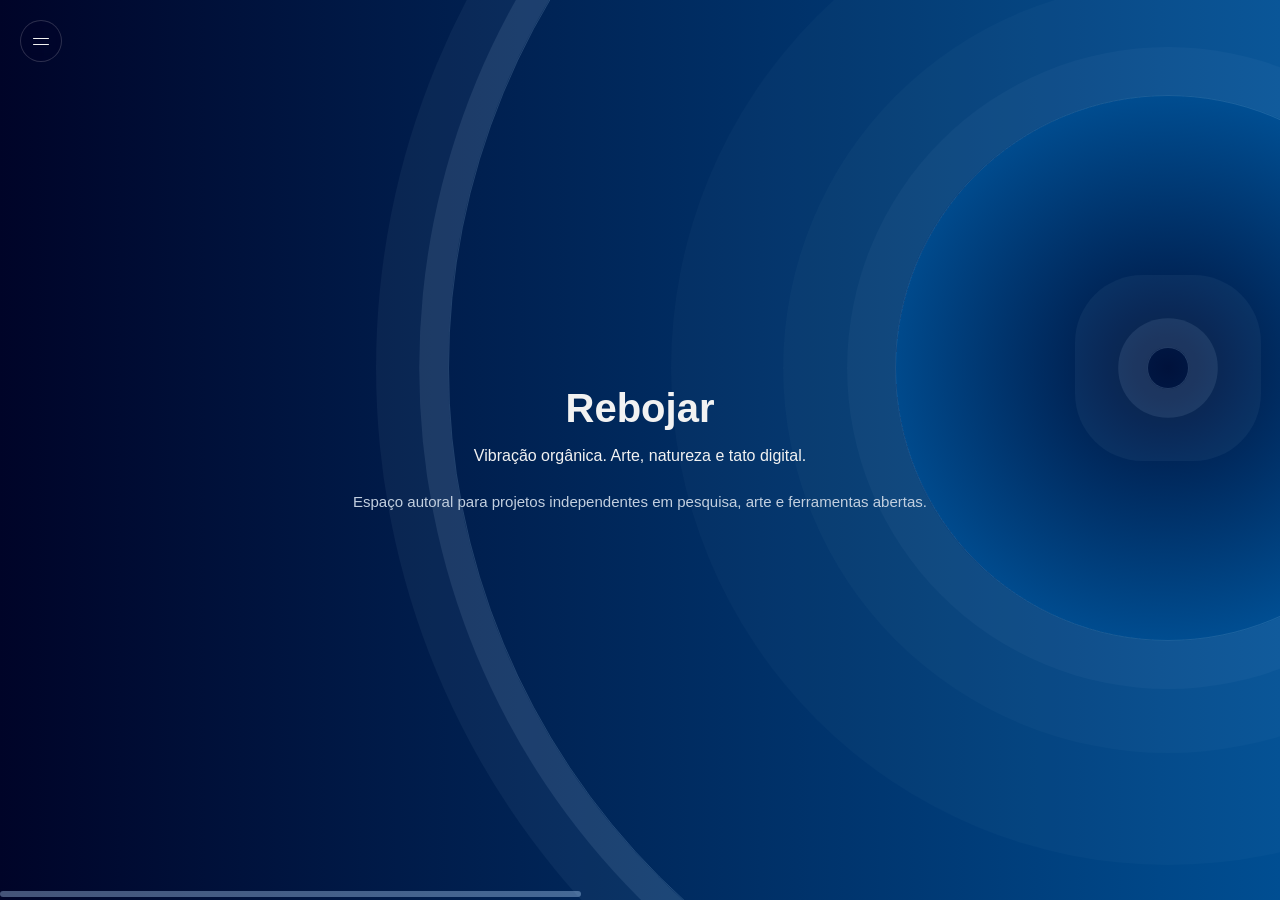
<file: index.html>
<!DOCTYPE html>
<html lang="pt-BR">
<head>
  <meta charset="UTF-8">
  <meta name="viewport" content="width=device-width, initial-scale=1.0">
  <meta name="description" content="Rebojar — espaço autoral para projetos independentes em pesquisa, arte e ferramentas abertas.">
  <title>Rebojar</title>
  <link rel="icon" type="image/png" href="assets/favicon-rebojar-circular.png">
  <link rel="alternate" type="application/rss+xml" title="Rebojar — RSS" href="https://rebojar.github.io/feed.xml">
  <style>
    html {
      background-color: #0d2e1a;
      background-image: url("assets/fundo-rebojar-colorido.png");
      background-position: center;
      background-repeat: no-repeat;
      background-size: cover;
      background-attachment: fixed;
      scrollbar-width: none;
    }
    body {
      margin: 0;
      padding: 0;
      font-family: 'Segoe UI', Tahoma, Geneva, Verdana, sans-serif;
      background: transparent;
      color: #f2f2f2;
    }
    html::-webkit-scrollbar,
    body::-webkit-scrollbar {
      width: 0;
      height: 0;
    }
    :where(*):not(html):not(body) {
      scrollbar-width: thin;
      scrollbar-color: #f2992e transparent;
    }
    :where(*):not(html):not(body)::-webkit-scrollbar {
      width: 2px;
      height: 2px;
      background: transparent;
    }
    :where(*):not(html):not(body)::-webkit-scrollbar-track {
      background: transparent;
    }
    :where(*):not(html):not(body)::-webkit-scrollbar-thumb {
      border: 0;
      border-radius: 999px;
      background: #f2992e;
    }
    .scroll-indicador {
      position: fixed;
      z-index: 100;
      top: 0;
      right: 3px;
      width: 6px;
      min-height: 28px;
      border-radius: 999px;
      background: rgba(183, 217, 255, 0.46);
      opacity: 0.82;
      pointer-events: none;
      transform: translateY(0);
      transition: opacity 140ms ease;
    }
    .scroll-indicador[hidden] {
      display: none;
    }

    header {
      position: relative;
      overflow: hidden;
      box-sizing: border-box;
      display: flex;
      min-height: 27rem;
      flex-direction: column;
      justify-content: center;
      padding: 2rem;
      text-align: center;
      background:
        radial-gradient(
          circle 17rem at calc(100% - var(--centro-ondas-x)) calc(100% - var(--centro-ondas-y)),
          #000428CC 0,
          #004e92CC 100%,
          transparent 100%
        ),
        linear-gradient(to right, #000428, #004e92);
      --centro-ondas-x: 7rem;
      --centro-ondas-y: 4rem;
    }
    /* Ondas externas */
    .agua-superficie::after {
      position: absolute;
      z-index: 0;
      right: var(--centro-ondas-x);
      bottom: var(--centro-ondas-y);
      transform: translate(50%, 50%);
      width: 34rem;
      height: 34rem;
      border: 1px solid rgba(190, 224, 255, 0.15);
      border-radius: 50%;
      box-shadow:
        0 0 0 3rem rgba(190, 224, 255, 0.035),
        0 0 0 7rem rgba(190, 224, 255, 0.025),
        0 0 0 14rem rgba(190, 224, 255, 0.025);
      content: "";
      pointer-events: none;
    }
    /* Ondas internas */
    .agua-superficie::before {
      content: "";
      position: absolute;
      z-index: 0;
      right: var(--centro-ondas-x);
      bottom: var(--centro-ondas-y);
      transform: translate(50%, 50%);
      width: 2.5rem;
      height: 2.5rem;
      border: 1px solid rgba(190, 224, 255, 0.18);
      border-radius: 50%;
      box-shadow:
        0 0 0 1.8rem rgba(190, 224, 255, 0.10),
        0 0 0 4.5rem rgba(190, 224, 255, 0.05);
      pointer-events: none;
    }
    /* Onda distante */
    .onda-distante {
      position: absolute;
      z-index: 0;
      right: var(--centro-ondas-x);
      bottom: var(--centro-ondas-y);
      transform: translate(50%, 50%);
      width: 90rem;
      height: 90rem;
      box-sizing: border-box;
      border: 1px solid rgba(190, 224, 255, 0.18);
      border-radius: 50%;
      box-shadow:
        0 0 0 1.8rem rgba(190, 224, 255, 0.10),
        0 0 0 4.5rem rgba(190, 224, 255, 0.05);
      pointer-events: none;
    }
    /* Camada de interação: cada traço responde separadamente sem cobrir os demais. */
    .ondas-interativas {
      position: absolute;
      z-index: 0;
      inset: 0;
      width: 100%;
      height: 100%;
      overflow: hidden;
      pointer-events: none;
    }
    .onda-hit,
    .onda-brilho {
      cx: calc(100% - var(--centro-ondas-x));
      cy: calc(100% - var(--centro-ondas-y));
      r: var(--raio-hit);
      fill: none;
    }
    .onda-hit {
      stroke: #000;
      stroke-opacity: 0;
      stroke-width: var(--largura-hit, 1.4rem);
      pointer-events: stroke;
    }
    .onda-brilho {
      stroke: transparent;
      stroke-width: 1px;
      transform-box: fill-box;
      transform-origin: center;
      pointer-events: none;
      transition:
        stroke 220ms ease,
        stroke-width 220ms ease,
        filter 220ms ease,
        transform 420ms cubic-bezier(0.2, 0.75, 0.25, 1);
    }
    .onda-alvo:hover .onda-brilho,
    .onda-alvo.onda-tocada .onda-brilho,
    .onda-link:focus-visible .onda-brilho {
      stroke: rgba(214, 238, 255, 0.82);
      stroke-width: 2.5px;
      stroke-dasharray: 7 12;
      filter: drop-shadow(0 0 7px rgba(157, 211, 255, 0.72));
      transform: scale(1.018);
      animation: onda-viva 1.4s linear infinite;
    }
    .onda-link:focus-visible {
      outline: none;
    }
    .onda-link .onda-hit {
      cursor: pointer;
    }
    @keyframes onda-viva {
      to {
        stroke-dashoffset: -38px;
      }
    }
    header h1,
    header p {
      position: relative;
      z-index: 1;
    }
    header h1 {
      font-size: 2.5rem;
      margin: 0;
    }
    .home-link {
      color: inherit;
      text-decoration: none;
    }
    .explanation {
      max-width: 42rem;
      margin: 0.6rem auto 0;
      color: #c2cfdf;
      font-size: 0.94rem;
      line-height: 1.5;
    }
    .menu-toggle {
      position: fixed;
      z-index: 50;
      top: 1.25rem;
      left: 1.25rem;
      display: inline-grid;
      width: 2.6rem;
      height: 2.6rem;
      place-items: center;
      padding: 0;
      border: 1px solid rgba(242, 242, 242, 0.18);
      border-radius: 999px;
      background: rgba(0, 4, 40, 0.18);
      color: #f2f2f2;
      cursor: pointer;
      backdrop-filter: blur(4px);
      transition: background 180ms ease, border-color 180ms ease;
    }
    .menu-toggle:hover,
    .menu-toggle[aria-expanded="true"] {
      border-color: rgba(242, 242, 242, 0.38);
      background: rgba(0, 4, 40, 0.48);
    }
    .menu-icone {
      position: relative;
      display: block;
      width: 1rem;
      height: 0.75rem;
    }
    .menu-icone span {
      position: absolute;
      left: 0;
      width: 100%;
      height: 1px;
      border-radius: 999px;
      background: currentColor;
      transition: transform 220ms ease, top 220ms ease;
    }
    .menu-icone span:first-child {
      top: 0.18rem;
    }
    .menu-icone span:last-child {
      top: 0.56rem;
    }
    .menu-toggle[aria-expanded="true"] .menu-icone span:first-child {
      top: 0.37rem;
      transform: rotate(45deg);
    }
    .menu-toggle[aria-expanded="true"] .menu-icone span:last-child {
      top: 0.37rem;
      transform: rotate(-45deg);
    }
    .home-icon {
      position: fixed;
      z-index: 50;
      top: 1.25rem;
      left: 4.35rem;
      display: none;
      width: 2.6rem;
      height: 2.6rem;
      align-items: center;
      justify-content: center;
      padding: 0;
      border: 1px solid rgba(242, 242, 242, 0.18);
      border-radius: 999px;
      background: rgba(0, 4, 40, 0.18);
      overflow: hidden;
      backdrop-filter: blur(4px);
      transition: background 180ms ease, border-color 180ms ease;
    }
    .home-icon:hover {
      border-color: rgba(242, 242, 242, 0.38);
      background: rgba(0, 4, 40, 0.48);
    }
    .home-icon img {
      display: block;
      width: 100%;
      height: 100%;
      object-fit: contain;
    }
    .menu-lateral {
      position: fixed;
      z-index: 40;
      top: 0;
      bottom: 0;
      left: 0;
      display: flex;
      width: max-content;
      max-width: calc(100vw - 2rem);
      flex-direction: column;
      align-items: stretch;
      gap: 0.35rem;
      padding: 5rem 1rem 1.5rem;
      background: transparent;
      box-shadow: none;
      transform: translateX(-102%);
      visibility: hidden;
      pointer-events: none;
      transition: transform 280ms cubic-bezier(.22,.61,.36,1), visibility 280ms;
    }
    .menu-lateral.aberto {
      transform: translateX(0);
      visibility: visible;
      pointer-events: auto;
    }
    .menu-lateral a {
      display: block;
      width: 100%;
      color: #f2f2f2;
      text-decoration: none;
      font-weight: 600;
      padding: 0.8rem 1rem;
      border-radius: 8px;
      text-align: left;
      transition: background 180ms ease;
    }
    .menu-lateral a:hover {
      background: rgba(63, 81, 181, 0.48);
    }
    .menu-fundo {
      position: fixed;
      z-index: 30;
      inset: 0;
      background: transparent;
      opacity: 0;
      visibility: hidden;
      pointer-events: none;
      transition: opacity 280ms ease, visibility 280ms;
    }
    .menu-fundo.aberto {
      opacity: 1;
      visibility: visible;
      pointer-events: none;
    }
    .menu-lateral a:focus-visible,
    .menu-toggle:focus-visible,
    .home-icon:focus-visible,
    header a:focus-visible,
    footer summary:focus-visible,
    footer a:focus-visible,
    main a:focus-visible {
      outline: 3px solid #E8D73A;
      outline-offset: 3px;
    }
    main {
      padding: 3rem;
      text-align: center;
    }
    body:not(:has(.apresentacao-projeto:target)):not(:has(#privacidade-caderno-de-bordo:target)):not(:has(#termos-de-servico:target)) main {
      min-height: 100svh;
    }
    main a {
      color: #b7d9ff;
      text-underline-offset: 0.25em;
    }
    .apresentacao-projeto {
      display: none;
      box-sizing: border-box;
      width: min(calc(100% - 9rem), 44rem);
      max-width: 44rem;
      margin: 3rem auto 0;
      padding: 1.5rem;
      border: 1px solid rgba(159, 189, 85, 0.28);
      border-radius: 12px;
      background: rgba(13, 46, 26, 0.72);
      scroll-margin-top: 2rem;
    }
    .apresentacao-projeto:target {
      display: block;
    }
    #caderno-de-bordo:has(#privacidade-caderno-de-bordo:target),
    #caderno-de-bordo:has(#termos-de-servico:target) {
      display: block;
    }
    main:has(.apresentacao-projeto:target) .introducao-portal {
      display: none;
    }
    main:has(#privacidade-caderno-de-bordo:target) .introducao-portal,
    main:has(#termos-de-servico:target) .introducao-portal {
      display: none;
    }

    body:has(.apresentacao-projeto:target) .primeira-tela,
    body:has(#privacidade-caderno-de-bordo:target) .primeira-tela,
    body:has(#termos-de-servico:target) .primeira-tela {
      min-height: 0;
      height: 0;
    }
    body:has(.apresentacao-projeto:target) .primeira-tela > header,
    body:has(#privacidade-caderno-de-bordo:target) .primeira-tela > header,
    body:has(#termos-de-servico:target) .primeira-tela > header {
      display: none;
    }
    body:has(.apresentacao-projeto:target) .home-icon,
    body:has(#privacidade-caderno-de-bordo:target) .home-icon,
    body:has(#termos-de-servico:target) .home-icon {
      display: inline-flex;
    }
    .privacidade-caderno {
      margin-top: 1.75rem;
      padding-top: 1.25rem;
      border-top: 1px solid rgba(183, 217, 255, 0.24);
      text-align: left;
      scroll-margin-top: 2rem;
    }
    .privacidade-caderno h3 {
      margin: 0 0 0.75rem;
      color: #00AAFF;
    }
    .privacidade-caderno p:last-child {
      margin-bottom: 0;
    }
    .estante-portal {
      width: min(100rem, calc(100vw - 28px), 158dvh);
      height: auto;
      aspect-ratio: 2.08 / 1;
      margin: 3rem auto 0;
      transform: none;
    }
    .estante-portal iframe {
      display: block;
      width: 100%;
      height: 100%;
      border: 0;
      background: transparent;
    }
    .estante-portal > rebojar-estante {
      display: none;
    }
    .porta-portal {
      display: none;
    }
    .porta-portal iframe {
      display: block;
      width: 100%;
      height: 100%;
      border: 0;
      background: transparent;
    }
    .bau-portal-ampliado {
      position: fixed;
      z-index: 70;
      inset: 0;
      pointer-events: none;
    }
    .bau-portal-ampliado[hidden] {
      display: none;
    }
    .bau-portal-ampliado iframe {
      position: absolute;
      left: 50%;
      bottom: 18px;
      width: min(96vw, 1800px);
      height: min(96vh, 1040px);
      border: 0;
      background: transparent;
      transform: translateX(-50%);
      pointer-events: auto;
    }
    .caderno-portal-ampliado {
      position: fixed;
      z-index: 72;
      inset: 0;
      display: grid;
      place-items: center;
      padding: clamp(12px, 3vw, 42px);
      background: #06131ec7;
    }
    .caderno-portal-ampliado[hidden] {
      display: none;
    }
    .caderno-portal-ampliado iframe {
      display: block;
      width: min(96vw, 1680px);
      height: min(87vh, 1010px);
      border: 0;
      border-radius: 18px;
      background: transparent;
      box-shadow: 0 24px 60px #02080dcc;
      transform: translateY(18px);
    }
    .caderno-portal-fechar {
      position: fixed;
      z-index: 73;
      top: max(6px, calc((100dvh - min(87dvh, 1010px)) / 2 - 40px));
      right: clamp(18px, 2.5vw, 34px);
      width: 32px;
      height: 32px;
      padding: 0;
      border: 1px solid #f2992e;
      border-radius: 50%;
      color: #f4efdf;
      background: #11273c;
      font: 500 1.1rem/1 system-ui, sans-serif;
      cursor: pointer;
    }
    .apoio-portal-ampliado {
      position: fixed;
      z-index: 74;
      inset: 0;
      display: grid;
      place-items: center;
      padding: max(12px, env(safe-area-inset-top)) clamp(12px, 3vw, 42px) max(12px, env(safe-area-inset-bottom));
    }
    .apoio-portal-ampliado[hidden] {
      display: none;
    }
    .apoio-portal-janela {
      position: relative;
      z-index: 1;
      display: grid;
      grid-template-rows: auto minmax(0, 1fr);
      gap: 10px;
      width: min(96vw, 1120px);
      height: min(92dvh, 900px);
      min-height: 0;
    }
    .apoio-portal-fundo {
      position: absolute;
      z-index: 0;
      inset: 0;
      width: 100%;
      height: 100%;
      padding: 0;
      border: 0;
      background: #06131edb;
      cursor: default;
    }
    .apoio-portal-barra {
      display: flex;
      align-items: center;
      justify-content: space-between;
      gap: 12px;
      width: 100%;
      color: #f4efdf;
    }
    .apoio-portal-voltar {
      padding: .62rem .9rem;
      border: 1px solid #f2992e;
      border-radius: 999px;
      color: #f4efdf;
      background: #11273c;
      font: 700 .88rem/1 system-ui, sans-serif;
      cursor: pointer;
    }
    .apoio-portal-voltar:focus-visible {
      outline: 3px solid #e8d73a;
      outline-offset: 3px;
    }
    .apoio-portal-ampliado iframe {
      display: block;
      width: 100%;
      height: 100%;
      min-height: 0;
      border: 0;
      border-radius: 12px;
      background: #fff;
      box-shadow: 0 24px 60px #02080dcc;
    }
    .apoio-portal-ampliado[data-plataforma="kofi"] .apoio-portal-janela {
      width: min(94vw, 760px);
      height: min(88dvh, 770px);
    }
    .apoio-portal-ampliado[data-plataforma="github"] .apoio-portal-janela {
      width: min(94vw, 640px);
      height: min(62dvh, 330px);
    }
    main:has(.apresentacao-projeto:target) .estante-portal,
    main:has(#privacidade-caderno-de-bordo:target) .estante-portal,
    main:has(#termos-de-servico:target) .estante-portal {
      display: none;
    }
    footer {
      text-align: center;
      padding: 2rem;
      font-size: 0.9rem;
      color: #aaa;
    }
    footer details {
      width: fit-content;
      margin: 0 auto 1.5rem;
      text-align: left;
    }
    footer summary {
      cursor: pointer;
    }
    footer details p {
      margin: 0.75rem 0 0;
    }
    footer a {
      color: #b7d9ff;
      text-underline-offset: 0.25em;
    }
    .footer-actions {
      display: flex;
      justify-content: center;
      align-items: center;
      flex-wrap: wrap;
      gap: 0.8rem 1rem;
      margin-bottom: 1.25rem;
    }
    .footer-actions p {
      margin: 0;
    }
    .placa-portal {
      width: min(100%, 16rem);
      height: 20rem;
      margin: 0 0 1.25rem;
      flex: none;
    }
    .placa-poste-mobile {
      display: none;
    }
    .placa-portal iframe {
      display: block;
      width: 100%;
      height: 100%;
      border: 0;
      background: transparent;
    }
    .plataforma-apoio {
      display: inline-flex;
      align-items: center;
      justify-content: center;
      width: min(100%, 16rem);
      height: 2.6rem;
      box-sizing: border-box;
      border-radius: 6px;
      overflow: hidden;
    }
    .plataforma-apoio iframe {
      display: block;
      border: 0;
    }
    .plataforma-apoio-kofi {
      overflow: visible;
    }
    .plataforma-apoio-kofi .btn-container {
      width: 100% !important;
      height: 100%;
      margin: 0 !important;
    }
    a.plataforma-apoio-github {
      gap: 0.45rem;
      border: 1px solid #30363d;
      background: #21262d;
      color: #f0f6fc;
      font-weight: 600;
      text-decoration: none;
    }
    a.plataforma-apoio-github:hover {
      border-color: #8b949e;
      color: #E8D73A;
      background: #30363d;
    }
    a.plataforma-apoio-github:focus-visible {
      outline: 3px solid #E8D73A;
      outline-offset: 3px;
    }
    .github-sponsor-coracao {
      color: #db61a2;
      font-size: 1.15rem;
      line-height: 1;
    }
    .plataforma-apoio-kofi a.kofi-button {
      display: flex !important;
      align-items: center;
      justify-content: center;
      width: 100% !important;
      height: 100%;
      box-sizing: border-box;
    }
    .plataforma-apoio iframe:focus-visible {
      outline: 3px solid #E8D73A;
      outline-offset: 3px;
    }
    footer details.sponsor-card {
      width: min(100%, 600px);
      margin: 0 auto 1.5rem;
      text-align: center;
    }
    .apoio-painel {
      margin-top: 0.8rem;
      padding: clamp(0.85rem, 2.5vw, 1.2rem);
      border: 1px solid rgba(183, 217, 255, 0.2);
      border-radius: 12px;
      background: rgba(0, 4, 40, 0.34);
      text-align: left;
    }
    .apoio-introducao {
      margin: 0 0 1rem;
      color: #dce8e4;
      line-height: 1.55;
    }
    .apoio-opcoes {
      display: grid;
      gap: 0.8rem;
    }
    .apoio-opcao {
      padding: 0.9rem;
      border: 1px solid rgba(159, 189, 85, 0.25);
      border-radius: 9px;
      background: rgba(13, 46, 26, 0.56);
    }
    .apoio-opcao h3 {
      margin: 0 0 0.35rem;
      color: #f4efdf;
      font-size: 1rem;
    }
    .apoio-opcao p {
      margin: 0.35rem 0 0;
      line-height: 1.5;
    }
    .apoio-link {
      display: inline-flex;
      margin-top: 0.75rem;
      padding: 0.55rem 0.8rem;
      border: 1px solid #18B0C4;
      border-radius: 6px;
      color: #e9ffff;
      background: rgba(24, 176, 196, 0.16);
      font-weight: 700;
      text-decoration: none;
    }
    .footer-actions .apoio-link {
      margin-top: 0;
      padding: 0 0.8rem;
    }
    .kofi-panel-frame {
      display: block;
      width: 100%;
      height: 712px;
      margin-top: 0.8rem;
      padding: 4px;
      border: 0;
      border-radius: 8px;
      background: #f9f9f9;
    }
    .sponsor-card-frame {
      display: block;
      width: min(100%, 600px);
      height: 225px;
      margin: 0.8rem auto 0;
      border: 0;
    }
    @media (max-width: 42rem) {
      header {
        min-height: 24rem;
      }
      .estante-portal {
        width: min(90vw, 33.25rem);
        height: clamp(270px, 72vw, 330px);
        aspect-ratio: auto;
        transform: none;
      }
      .estante-portal iframe {
        display: none;
      }
      .estante-portal > rebojar-estante {
        --estante-altura: 100%;
        display: block;
        width: 100%;
        height: 100%;
        contain: none;
        content-visibility: visible;
      }
    }
    @media (prefers-reduced-motion: reduce) {
      .onda-brilho {
        transition: stroke 120ms ease, stroke-width 120ms ease;
      }
      .onda-alvo:hover .onda-brilho,
      .onda-alvo.onda-tocada .onda-brilho,
      .onda-link:focus-visible .onda-brilho {
        transform: none;
        animation: none;
      }
    }
    /* A primeira tela continua ocupando o viewport, agora sem uma barra inferior. */
    .primeira-tela {
      display: grid;
      grid-template-rows: minmax(min-content, 1fr);
      min-height: 100vh;
      min-height: 100svh;
      isolation: isolate;
    }
    .primeira-tela > header {
      --centro-ondas-y: calc(100% - 23rem);
    }

    @media (min-width: 42.01rem) {
      html {
        scroll-snap-type: x proximity;
      }

      .estante-portal {
        width: min(50rem, calc(50vw - 14px), 79dvh);
        overflow: hidden;
      }

      .estante-portal iframe {
        width: 200%;
        height: 200%;
        max-width: none;
        transform: scale(0.5);
        transform-origin: top left;
      }

      body {
        display: flex;
        width: max-content;
        min-width: 100%;
        height: 100vh;
        height: 100svh;
        flex-flow: row nowrap;
        overflow-y: hidden;
      }

      .primeira-tela,
      body > main,
      body > footer {
        box-sizing: border-box;
        width: 100vw;
        min-width: 100vw;
        height: 100vh;
        height: 100svh;
        min-height: 100vh;
        min-height: 100svh;
        max-height: 100vh;
        max-height: 100svh;
        flex: 0 0 100vw;
        scroll-snap-align: start;
        scroll-snap-stop: normal;
      }

      body > main,
      body > footer {
        overflow-y: auto;
        scrollbar-width: none;
      }

      body:not(:has(.apresentacao-projeto:target)):not(:has(#privacidade-caderno-de-bordo:target)):not(:has(#termos-de-servico:target)) > main {
        /* Uma única medida organiza a sequência horizontal no desktop:
           cabeçalho → porta → estante → placa. */
        --largura-estante-portal: min(50rem, calc(50vw - 14px), 79dvh);
        --espaco-entre-widgets: 3rem;
        --inicio-estante: calc(18rem + var(--espaco-entre-widgets) + var(--espaco-entre-widgets));
        --largura-faixa-projetos: calc(var(--inicio-estante) + var(--largura-estante-portal) + var(--espaco-entre-widgets));
        position: relative;
        width: var(--largura-faixa-projetos);
        min-width: var(--largura-faixa-projetos);
        flex-basis: var(--largura-faixa-projetos);
        padding-inline: 0;
        padding-block: 1.5rem;
        overflow-y: hidden;
      }

      body:not(:has(.apresentacao-projeto:target)):not(:has(#privacidade-caderno-de-bordo:target)):not(:has(#termos-de-servico:target)) > main .introducao-portal {
        width: var(--largura-estante-portal);
        margin-left: var(--inicio-estante);
        position: relative;
        left: 0;
        top: -16px;
      }

      body:not(:has(.apresentacao-projeto:target)):not(:has(#privacidade-caderno-de-bordo:target)):not(:has(#termos-de-servico:target)) > main .estante-portal {
        margin-top: 1.5rem;
        margin-left: var(--inicio-estante);
        position: relative;
        top: -27px;
      }

      body:not(:has(.apresentacao-projeto:target)):not(:has(#privacidade-caderno-de-bordo:target)):not(:has(#termos-de-servico:target)) > main .porta-portal {
        position: absolute;
        z-index: 4;
        top: 50%;
        bottom: auto;
        left: var(--espaco-entre-widgets);
        display: block;
        width: 18rem;
        aspect-ratio: 9 / 16;
        overflow: hidden;
        transform: translateY(-50%);
      }

      body > main::-webkit-scrollbar,
      body > footer::-webkit-scrollbar {
        width: 0;
        height: 0;
      }

      body > footer {
        display: flex;
        flex-direction: column;
        justify-content: flex-start;
        width: min(30rem, 100vw);
        min-width: min(30rem, 100vw);
        flex-basis: min(30rem, 100vw);
        padding: 0 2rem 2rem 3rem;
      }

      body:not(:has(.apresentacao-projeto:target)):not(:has(#privacidade-caderno-de-bordo:target)):not(:has(#termos-de-servico:target)) > footer {
        padding-left: 0;
      }

      body > footer .footer-actions {
        width: min(100%, 16rem);
        margin-inline: 0;
        flex-direction: column;
        align-items: stretch;
        flex-wrap: nowrap;
      }

      body > footer .placa-portal {
        width: min(100%, 16rem);
        height: 20rem;
        margin-inline: 0;
      }

      body > footer .plataforma-apoio {
        width: 100%;
      }

      body > footer .footer-meta {
        width: min(100%, 16rem);
      }

      body > footer .footer-meta > p {
        white-space: nowrap;
      }

      body:has(.apresentacao-projeto:target) .primeira-tela,
      body:has(#privacidade-caderno-de-bordo:target) .primeira-tela,
      body:has(#termos-de-servico:target) .primeira-tela {
        width: 0;
        min-width: 0;
        flex-basis: 0;
      }

      .scroll-indicador {
        top: auto;
        right: auto;
        bottom: 3px;
        left: 0;
        width: 28px;
        min-width: 28px;
        height: 6px;
        min-height: 0;
        transform: translateX(0);
      }
    }

    @media (max-width: 38rem) {
      .primeira-tela > header {
        --centro-ondas-y: calc(100% - 20rem);
      }
      .menu-toggle {
        top: 0.9rem;
        left: 0.9rem;
      }
      .home-icon {
        top: 0.9rem;
        left: 4rem;
      }
    }

    /* As ondas permanecem contidas no header; o menu agora flutua por cima dele. */
    .ondas-interativas {
      overflow: hidden;
      clip-path: inset(0);
    }
    .onda-hit {
      clip-path: url(#limite-interacao-ondas);
    }
    .agua-superficie {
      position: absolute;
      inset: 0;
      height: 100%;
      overflow: hidden;
      background: inherit;
      pointer-events: none;
    }
    /* Versão para celulares: não altera a apresentação de notebook/desktop. */
    @media (max-width: 42rem) {
      *,
      *::before,
      *::after {
        box-sizing: border-box;
      }

      html,
      body {
        width: 100%;
        max-width: 100%;
        overflow-x: hidden;
      }

      .scroll-indicador {
        right: 2px;
        width: 4px;
      }

      .menu-toggle,
      .home-icon {
        width: 2.5rem;
        height: 2.5rem;
      }

      .menu-toggle {
        top: 5.75rem;
        left: 0.8rem;
      }

      .controles-som-site {
        top: 0.8rem !important;
        right: auto !important;
        left: 0.85rem !important;
      }

      .home-icon {
        top: 0.8rem;
        left: 0.8rem;
      }

      .menu-lateral {
        top: 0;
        bottom: auto;
        width: max-content;
        max-width: calc(100vw - 1rem);
        gap: 0.18rem;
        padding: 8.75rem 0.7rem 0.8rem;
      }

      body:has(.controles-som-site--ocultos) .menu-toggle {
        top: 0.8rem;
      }

      body:has(.controles-som-site--ocultos) .menu-lateral {
        padding-top: 4.25rem;
      }

      body:has(.apresentacao-projeto:target) .menu-toggle,
      body:has(#privacidade-caderno-de-bordo:target) .menu-toggle,
      body:has(#termos-de-servico:target) .menu-toggle {
        top: 8.7rem;
      }

      body:has(.apresentacao-projeto:target) .controles-som-site,
      body:has(#privacidade-caderno-de-bordo:target) .controles-som-site,
      body:has(#termos-de-servico:target) .controles-som-site {
        top: 3.8rem !important;
        right: auto !important;
        left: 0.85rem !important;
      }

      body:has(.apresentacao-projeto:target) .menu-lateral,
      body:has(#privacidade-caderno-de-bordo:target) .menu-lateral,
      body:has(#termos-de-servico:target) .menu-lateral {
        top: 8.7rem;
        padding-top: 3.2rem;
      }

      body:has(.apresentacao-projeto:target) .menu-lateral.aberto,
      body:has(#privacidade-caderno-de-bordo:target) .menu-lateral.aberto,
      body:has(#termos-de-servico:target) .menu-lateral.aberto {
        border: 1px solid rgba(183, 217, 255, 0.18);
        border-top: 0;
        border-left: 0;
        border-radius: 0 0 12px 0;
        background: #11273c;
        box-shadow: 0 14px 28px rgba(0, 0, 0, 0.34);
        backdrop-filter: blur(10px);
      }

      .menu-lateral a {
        width: 100%;
        max-width: calc(100vw - 1.4rem);
        padding: 0.58rem 0.75rem;
        border-radius: 7px;
        font-size: 0.96rem;
        line-height: 1.25;
        white-space: nowrap;
      }

      .primeira-tela {
        min-height: 100svh;
      }

      .primeira-tela > header {
        min-height: 100svh;
        padding: 5rem 1.25rem 3rem;
        background: #000428;
        --centro-ondas-x: 7rem;
        --centro-ondas-y: 4rem;
      }

      .agua-superficie,
      .ondas-interativas {
        position: absolute;
        top: 50%;
        left: 50%;
        right: auto;
        bottom: auto;
        width: 160svh;
        height: 160vw;
        transform: translate(-50%, -50%) rotate(90deg) scale(.625);
        transform-origin: center;
      }

      .agua-superficie {
        background:
          radial-gradient(
            circle 17rem at calc(100% - var(--centro-ondas-x)) calc(100% - var(--centro-ondas-y)),
            #000428CC 0,
            #004e92CC 100%,
            transparent 100%
          ),
          linear-gradient(to right, #000428, #004e92);
      }

      .ondas-interativas {
        pointer-events: auto;
      }

      .onda-link {
        touch-action: manipulation;
        -webkit-tap-highlight-color: transparent;
      }

      .onda-brilho {
        stroke: transparent;
        stroke-width: 1.4px;
      }

      .agua-superficie::before,
      .agua-superficie::after,
      .onda-distante {
        border-color: transparent;
      }

      header h1 {
        font-size: clamp(2rem, 10vw, 2.6rem);
      }

      header > p:not(.explanation) {
        margin-left: auto;
        margin-right: auto;
        max-width: 19rem;
        font-size: 0.98rem;
        line-height: 1.4;
      }

      .explanation {
        max-width: 19rem;
        font-size: 0.86rem;
        line-height: 1.45;
      }

      main {
        width: 100%;
        max-width: 100%;
        padding: 1.5rem 1rem 2.5rem;
        overflow-wrap: anywhere;
      }

      body:not(:has(.apresentacao-projeto:target)):not(:has(#privacidade-caderno-de-bordo:target)):not(:has(#termos-de-servico:target)) main {
        min-height: 100svh;
      }

      body:not(:has(.apresentacao-projeto:target)):not(:has(#privacidade-caderno-de-bordo:target)):not(:has(#termos-de-servico:target)) main .porta-portal {
        display: block;
        width: min(18rem, calc(100vw - 2rem));
        aspect-ratio: 9 / 16;
        margin: 1.5rem auto 0;
        overflow: hidden;
      }

      body:has(.apresentacao-projeto:target) main,
      body:has(#privacidade-caderno-de-bordo:target) main,
      body:has(#termos-de-servico:target) main {
        min-height: 100svh;
        padding-top: 4.6rem;
      }

      .introducao-portal {
        max-width: 30rem;
        margin: 0 auto;
      }

      .introducao-portal h2 {
        font-size: clamp(1.45rem, 7vw, 2rem);
      }

      .apresentacao-projeto {
        width: calc(100% - 3.375rem);
        max-width: none;
        margin: 0 0.5rem 0 2.875rem;
        padding: 1rem;
        border-radius: 10px;
        text-align: left;
      }

      .apresentacao-projeto h2 {
        margin-top: 0;
        font-size: clamp(1.5rem, 7vw, 2rem);
        line-height: 1.15;
      }

      .apresentacao-projeto p,
      .privacidade-caderno p {
        font-size: 1rem;
        line-height: 1.6;
      }

      .apresentacao-projeto a,
      .privacidade-caderno a,
      footer a {
        overflow-wrap: anywhere;
      }

      .privacidade-caderno {
        margin-top: 1.25rem;
        padding-top: 1rem;
      }

      footer {
        position: relative;
        isolation: isolate;
        width: 100%;
        padding: 1.5rem 1rem 2.5rem;
        overflow: hidden;
        overflow-wrap: anywhere;
      }

      .placa-poste-mobile {
        position: absolute;
        z-index: 0;
        top: calc(1.5rem + 1.65rem - 2px);
        right: 0.65rem;
        bottom: 0;
        display: block;
        width: 1.65rem;
        border: 2px solid #061624;
        border-top: 0;
        background:
          repeating-linear-gradient(91deg, transparent 0 13px, #75b9d017 14px, transparent 16px 29px),
          linear-gradient(90deg, #071a28, #245674 38%, #153b54 68%, #071b2a);
        box-shadow: inset 3px 0 #68a9c229, inset -5px 0 #020a10a8, 7px 8px 15px #02080d73;
        pointer-events: none;
      }

      .placa-poste-mobile::before {
        content: "";
        position: absolute;
        bottom: 100%;
        right: -2px;
        width: min(21rem, calc(100vw - 1.3rem));
        height: 1.65rem;
        border: 2px solid #061624;
        border-radius: 1rem 1rem 0.3rem 0.3rem;
        background:
          repeating-linear-gradient(2deg, transparent 0 12px, #75b9d017 13px, transparent 15px 28px),
          linear-gradient(#245674, #153b54 58%, #071b2a);
        box-shadow: inset 0 3px #68a9c229, inset 0 -5px #020a10a8, 6px 7px 13px #02080d73;
      }

      .placa-poste-mobile::after {
        content: "";
        position: absolute;
        z-index: 1;
        top: -1.03rem;
        left: 50%;
        width: 0.36rem;
        height: 0.36rem;
        border: 1px solid #07131d;
        border-radius: 50%;
        background: radial-gradient(circle at 35% 30%, #f5c56f, #a95c16 72%);
        box-shadow: 0 1px 2px #02080dcc;
        transform: translateX(-50%);
      }

      .placa-portal,
      .footer-meta {
        position: relative;
        z-index: 1;
      }

      .footer-actions {
        flex-direction: column;
        gap: 0.65rem;
      }

      .placa-portal {
        width: min(22rem, calc(100% - 2.5rem));
        height: 20rem;
        margin-left: 0;
        margin-right: auto;
      }

      .plataforma-apoio {
        min-height: 2.6rem;
      }

      .plataforma-apoio-kofi .btn-container {
        text-align: center !important;
      }

      footer details,
      footer details.sponsor-card {
        width: calc(100vw - 4.7rem);
        max-width: none;
        margin: 0 -0.5rem 1.5rem 3.2rem;
        text-align: left;
      }

      .sponsor-card-frame {
        width: 100%;
        max-width: 100%;
      }

      img,
      iframe {
        max-width: 100%;
      }
    }

    @media (prefers-reduced-motion: reduce) {
      .menu-lateral,
      .menu-fundo,
      .menu-icone span {
        transition: none;
      }
    }

    /* REBOJAR: INÍCIO — AVISO DO MODO COMERCIAL EM MANUTENÇÃO NO PORTAL */
    .aviso-comercial-portal {
      box-sizing: border-box;
      margin: 1.25rem auto;
      padding: 1rem 1.1rem;
      border: 1px solid rgba(242, 153, 46, 0.92);
      border-left-width: 0.4rem;
      border-radius: 10px;
      background: rgba(17, 39, 60, 0.92);
      color: #f7f0de;
      text-align: left;
      box-shadow: 0 12px 30px rgba(2, 12, 19, 0.28);
    }
    .aviso-comercial-portal strong {
      display: block;
      margin-bottom: 0.35rem;
      color: #f2aa4f;
      letter-spacing: 0.03em;
    }
    .aviso-comercial-portal p {
      margin: 0;
      line-height: 1.55;
    }
    /* REBOJAR: FIM — AVISO DO MODO COMERCIAL EM MANUTENÇÃO NO PORTAL */
  </style>
  <script src="assets/rebojar-som.min.js?v=sound-nested-widgets-4" defer></script>
  <script src="assets/rebojar-traducao.js?v=translation-local-4" defer></script>
  <script src="assets/widget-estante/rebojar-estante.min.js?v=20261115-legibilidade" defer></script>
</head>
<body>
  <div class="scroll-indicador" aria-hidden="true"></div>
  <button class="menu-toggle" type="button" aria-expanded="false" aria-controls="menu-principal" aria-label="Abrir menu">
    <span class="menu-icone" aria-hidden="true">
      <span></span>
      <span></span>
    </span>
  </button>
  <a class="home-icon" href="#inicio" aria-label="Voltar ao início" title="Voltar ao início">
    <img src="assets/favicon-rebojar-circular.png" alt="">
  </a>
  <nav class="menu-lateral" id="menu-principal" aria-label="Navegação principal">
    <a href="#labvisual">LabVisual</a>
    <a href="#garatujas">Garatujas</a>
    <a href="#caderno-de-bordo">Caderno de Bordo</a>
    <a href="#audicanvas">AudiCanvas</a>
    <a href="#galeria">Galeria</a>
  </nav>
  <div class="menu-fundo" aria-hidden="true"></div>

  <div class="primeira-tela">
  <header id="inicio">
    <div class="agua-superficie" aria-hidden="true">
      <span class="onda-distante"></span>
    </div>
    <svg class="ondas-interativas" role="navigation" aria-label="Navegação visual do Rebojar">
      <defs>
        <clipPath id="limite-interacao-ondas" clipPathUnits="userSpaceOnUse">
          <rect width="100%" height="100%"></rect>
        </clipPath>
      </defs>
      <a class="onda-alvo onda-link" data-anel="1" style="--raio-hit: 0.625rem; --largura-hit: 1.25rem" href="https://github.com/rebojar/rebojar.github.io" aria-label="Abrir o repositório desta página no GitHub">
        <circle class="onda-hit"></circle>
        <circle class="onda-brilho"></circle>
      </a>
      <a class="onda-alvo onda-link" data-anel="2" style="--raio-hit: 2.15rem; --largura-hit: 1.8rem" href="https://linktr.ee/rebojar" aria-label="Abrir o Linktree de Rebojar">
        <circle class="onda-hit"></circle>
        <circle class="onda-brilho"></circle>
      </a>
      <a class="onda-alvo onda-link" data-anel="3" style="--raio-hit: 4.4rem; --largura-hit: 2.7rem" href="https://garatujas.tumblr.com/" aria-label="Abrir Garatujas no Tumblr">
        <circle class="onda-hit"></circle>
        <circle class="onda-brilho"></circle>
      </a>
      <a class="onda-alvo onda-link" data-anel="4" style="--raio-hit: 11.375rem; --largura-hit: 11.25rem" href="https://rebojar.github.io/demonstracao-labvisual/" aria-label="Abrir a demonstração do LabVisual">
        <circle class="onda-hit"></circle>
        <circle class="onda-brilho"></circle>
      </a>
      <a class="onda-alvo onda-link" data-anel="5" style="--raio-hit: 18.5rem; --largura-hit: 3rem" href="widget-caderno/" aria-label="Abrir o widget do Caderno de Bordo">
        <circle class="onda-hit"></circle>
        <circle class="onda-brilho"></circle>
      </a>
      <a class="onda-alvo onda-link" data-anel="6" style="--raio-hit: 22rem; --largura-hit: 4rem" href="https://rebojar.github.io/audicanvas/" aria-label="Abrir a demonstração do AudiCanvas">
        <circle class="onda-hit"></circle>
        <circle class="onda-brilho"></circle>
      </a>
      <a class="onda-alvo onda-link" data-anel="7" style="--raio-hit: 27.5rem; --largura-hit: 7rem" href="https://rebojar.github.io/galeria/" aria-label="Abrir a Galeria de imagens autorais do Rebojar">
        <circle class="onda-hit"></circle>
        <circle class="onda-brilho"></circle>
      </a>
      <a class="onda-alvo onda-link" data-anel="8" style="--raio-hit: 38rem; --largura-hit: 14rem" href="https://rebojar.github.io/widget-bau/" aria-label="Abrir o Baú de Memórias">
        <circle class="onda-hit"></circle>
        <circle class="onda-brilho"></circle>
      </a>
      <a class="onda-alvo onda-link" data-anel="9" style="--raio-hit: 45.9rem; --largura-hit: 1.8rem" href="https://rebojar.github.io/widget-estante/" aria-label="Abrir a Estante Rebojar">
        <circle class="onda-hit"></circle>
        <circle class="onda-brilho"></circle>
      </a>
      <a class="onda-alvo onda-link" data-anel="10" style="--raio-hit: 48.15rem; --largura-hit: 2.7rem" href="widget-porta/" aria-label="Abrir a Porta Rebojar">
        <circle class="onda-hit"></circle>
        <circle class="onda-brilho"></circle>
      </a>
      <a class="onda-alvo onda-link" data-anel="11" style="--raio-hit: 52.75rem; --largura-hit: 6.5rem" href="widget-caderno/" aria-label="Abrir o widget do Caderno de Bordo">
        <circle class="onda-hit"></circle>
        <circle class="onda-brilho"></circle>
      </a>
    </svg>
    <h1><a class="home-link" href="/" aria-label="Voltar à página inicial do Rebojar">Rebojar</a></h1>
    <p>Vibração orgânica. Arte, natureza e tato digital.</p>
    <p class="explanation">Espaço autoral para projetos independentes em pesquisa, arte e ferramentas abertas.</p>
  </header>
  </div>
  <main>
    <section class="introducao-portal" aria-labelledby="boas-vindas-title">
      <h2 id="boas-vindas-title">Bem-vinde ao Rebojar 🌿</h2>
      <p>Um espaço onde os ciclos naturais se encontram com a exploração curiosa e artística num mesmo fluxo.</p>
    </section>
    <section class="estante-portal" aria-label="Estante de projetos Rebojar">
      <iframe src="widget-estante/index.html?embed=1&amp;v=20261014-20" title="Estante Rebojar" loading="eager"></iframe>
      <rebojar-estante class="estante-portal-mobile" destino-caderno="caderno-de-bordo/index.html" destino-bau="widget-bau/index.html?v=20261014-2" mostrar-album mostrar-estojo mostrar-bau proporcao-compacta aria-label="Estante Rebojar"></rebojar-estante>
    </section>
    <section class="porta-portal" aria-label="Porta para futuros espaços do Rebojar">
      <iframe src="widget-porta/index.html?embed=1&amp;v=20261014-13" title="Porta Rebojar" loading="eager"></iframe>
    </section>
    <section class="apresentacao-projeto" id="labvisual" aria-labelledby="labvisual-title">
      <h2 id="labvisual-title">LabVisual</h2>
      <p>Uma bancada para investigar como modelos multimodais organizam imagens, sem transformar a observação em uma caixa-preta.</p>
      <p>A demonstração pública apresenta uma execução sintética já calculada e deixa explorar imagens, lotes, vizinhanças e sequências sem enviar arquivos nem executar o modelo no navegador.</p>
      <p><a href="demonstracao-labvisual/">Entrar na demonstração do LabVisual →</a></p>
    </section>
    <section class="apresentacao-projeto garatujas" id="garatujas" aria-labelledby="garatujas-title">
      <h2 id="garatujas-title">Garatujas</h2>
      <p>Desenhos reunidos em um blog no Tumblr.</p>
      <p>Pensamentos inacabados em grafite, nanquim e qualquer outra coisa que deixe uma marca.</p>
      <p>Li Imp me dizer, em algumas das várias vezes em que mergulhei em <em>A Menina Submersa</em>, que assombrações são, em especial, contágios de pensamentos perniciosos. Mas, sendo um ser assombrado pela vida, assim como tantos outros, eu tento capturar meus fantasmas pela arte, apesar do risco.</p>
      <p>Coisas que crescem, assombram e doem; pensamentos capturados antes de aprenderem a falar, coisas que se recusaram a virar palavras — então eu desenho.</p>
      <p><a href="https://garatujas.tumblr.com/">Ver os desenhos ↗</a></p>
    </section>
    <section class="apresentacao-projeto" id="caderno-de-bordo" aria-labelledby="caderno-title">
      <h2 id="caderno-title">Caderno de Bordo</h2>
      <p>Um diário visual que trata fotografias e palavras como objetos sobre o papel: elas podem ser escritas, movidas, giradas e levadas de uma página para outra.</p>
      <p>O aplicativo está em desenvolvimento privado. A demonstração pública permite editar textos e fotografias temporariamente no navegador, mantendo o código-fonte completo, o armazenamento pessoal e as ferramentas internas no repositório privado.</p>
      <p>As alterações da demonstração permanecem somente durante a visita e desaparecem ao recarregar a página. A exportação de leitura, a conta e a assinatura mensal são propostas futuras em avaliação.</p>
      <!-- REBOJAR: INÍCIO — AVISO DO MODO COMERCIAL EM MANUTENÇÃO -->
      <aside class="aviso-comercial-portal" role="status">
        <strong>Recursos comerciais em preparação</strong>
        <p>A conta mensal, a assinatura e a exportação paga aparecem somente como uma prévia do que poderá ser desenvolvido. Nenhuma cobrança, compra ou conta comercial está disponível neste momento.</p>
      </aside>
      <!-- REBOJAR: FIM — AVISO DO MODO COMERCIAL EM MANUTENÇÃO -->
      <p><a href="caderno-de-bordo/">Abrir o caderno público →</a></p>
      <p><a href="#privacidade-caderno-de-bordo">Privacidade</a> · <a href="#termos-de-servico">Termos de Serviço</a></p>
      <section class="privacidade-caderno" id="privacidade-caderno-de-bordo" aria-labelledby="privacidade-caderno-title">
        <h3 id="privacidade-caderno-title">Privacidade no Caderno de Bordo</h3>
        <p><strong>O conteúdo colocado na demonstração fica temporariamente no navegador.</strong> Textos, fotografias e posições editadas não são enviados ao Rebojar e desaparecem quando a página é recarregada. A pessoa visitante deve preservar fora da demonstração qualquer conteúdo que queira conservar.</p>
        <!-- REBOJAR: INÍCIO — PRIVACIDADE DURANTE A MANUTENÇÃO COMERCIAL -->
        <p><strong>Os recursos comerciais estão desligados.</strong> Nesta fase não é possível criar conta comercial, assinar ou iniciar uma compra; por isso o Caderno não solicita dados de pagamento nem inicia autenticação para esses recursos.</p>
        <p>A demonstração, o portal e o RSS são hospedados pelo GitHub Pages. Netlify Identity e Stripe integram a arquitetura prevista para uma eventual etapa comercial, mas o código público os bloqueia enquanto o aviso de manutenção estiver ativo. Antes de qualquer lançamento, esta política será revisada e a pessoa visitante receberá as informações aplicáveis antes de fornecer dados.</p>
        <!-- REBOJAR: FIM — PRIVACIDADE DURANTE A MANUTENÇÃO COMERCIAL -->
        <p>Pedidos relacionados a dados pessoais podem ser apresentados pelos canais públicos indicados no portal <a href="https://linktr.ee/rebojar">Rebojar ↗</a>.</p>
      </section>
      <section class="privacidade-caderno" id="termos-de-servico" aria-labelledby="termos-de-servico-title">
        <h3 id="termos-de-servico-title">Termos de Serviço do Caderno de Bordo</h3>
        <p><small>Última atualização: 25 de outubro de 2026.</small></p>
        <!-- REBOJAR: INÍCIO — TERMOS DO MODO COMERCIAL EM MANUTENÇÃO -->
        <h4>1. Serviço atualmente oferecido</h4>
        <p>O Caderno de Bordo é um projeto autoral independente do Rebojar. A página pública oferece uma demonstração experimental e temporária para explorar composições com textos e fotografias. Conta mensal, assinatura, checkout e exportação paga ainda não são serviços disponíveis.</p>
        <h4>2. Conteúdo temporário e arquivos</h4>
        <p>A demonstração não oferece armazenamento permanente do conteúdo criado durante a visita. Recarregar ou fechar a página pode apagar as alterações. Enquanto o modo de manutenção comercial estiver ativo, não há aquisição de arquivo nem contratação de serviço.</p>
        <h4>3. Proposta de compra avulsa — indisponível</h4>
        <p>Os valores e botões mostrados na interface são apenas uma prévia de produto em avaliação. Eles não constituem oferta ativa, não iniciam checkout e não geram cobrança.</p>
        <h4>4. Proposta de assinatura — indisponível</h4>
        <p>A assinatura mensal e seus benefícios ainda estão em estudo. Não há cadastro comercial, recorrência, período pago ou cancelamento a administrar nesta fase.</p>
        <h4>5. Infraestrutura comercial prevista</h4>
        <p>Netlify Identity e Stripe fazem parte da arquitetura testada para uma possível etapa futura. Enquanto o aviso de manutenção estiver ativo, a interface bloqueia autenticação comercial, checkout e chamadas de pagamento. Condições definitivas serão apresentadas antes de um eventual lançamento.</p>
        <!-- REBOJAR: FIM — TERMOS DO MODO COMERCIAL EM MANUTENÇÃO -->
        <h4>6. Conteúdo e propriedade intelectual</h4>
        <p>A pessoa usuária mantém os direitos sobre os textos e imagens que inserir e declara possuir autorização para utilizá-los. A marca, a interface, os textos editoriais e o código do Caderno de Bordo pertencem aos respectivos titulares e não podem ser copiados, redistribuídos ou explorados fora das permissões legais ou de autorização expressa.</p>
        <h4>7. Uso responsável</h4>
        <p>Não é permitido utilizar o serviço para violar direitos de terceiros, praticar fraude, distribuir conteúdo ilegal, comprometer a segurança do sistema ou interferir no funcionamento da demonstração, do checkout ou das contas de outras pessoas.</p>
        <!-- REBOJAR: INÍCIO — ATIVAÇÃO COMERCIAL FUTURA -->
        <h4>8. Eventual ativação comercial</h4>
        <p>Não há compra ou assinatura disponível enquanto o modo de manutenção estiver ativo. Antes de uma eventual abertura comercial, preços, entrega, cancelamento, arrependimento, reembolso, privacidade e canais de atendimento serão revistos e apresentados de forma clara, sem limitar direitos assegurados pela legislação aplicável.</p>
        <!-- REBOJAR: FIM — ATIVAÇÃO COMERCIAL FUTURA -->
        <h4>9. Disponibilidade e responsabilidade</h4>
        <p>A demonstração pode ser corrigida, atualizada, suspensa ou descontinuada. Dentro dos limites permitidos por lei, o Rebojar não responde por perda de conteúdo temporário, indisponibilidade de serviços de terceiros ou uso de arquivos fora da finalidade apresentada. Nada nesta cláusula exclui responsabilidade que não possa ser afastada pela legislação aplicável.</p>
        <h4>10. Privacidade, alterações e lei aplicável</h4>
        <p>O tratamento de dados é descrito na seção <a href="#privacidade-caderno-de-bordo">Privacidade no Caderno de Bordo</a>. Estes termos podem ser atualizados para refletir mudanças no produto ou na legislação, com indicação da data da revisão. Aplicam-se as leis brasileiras, preservados os direitos obrigatórios do consumidor e o foro que a legislação assegurar.</p>
        <p>Dúvidas e solicitações podem ser encaminhadas pelos canais públicos do <a href="https://linktr.ee/rebojar">Rebojar ↗</a>.</p>
      </section>
    </section>
    <section class="apresentacao-projeto" id="audicanvas" aria-labelledby="audicanvas-title">
      <h2 id="audicanvas-title">AudiCanvas</h2>
      <p>Uma demonstração pública de outro aplicativo experimental do Rebojar.</p>
      <p>A página permite experimentar a versão demonstrativa do AudiCanvas diretamente no navegador.</p>
      <p><a href="audicanvas/">Abrir a demonstração do AudiCanvas →</a></p>
    </section>
    <section class="apresentacao-projeto" id="galeria" aria-labelledby="galeria-title">
      <h2 id="galeria-title">Galeria</h2>
      <p>Um índice visual das fotografias de autoria do Rebojar que aparecem ao longo deste site.</p>
      <p>A galeria reúne essas imagens em um só lugar para que fotografias publicadas em diferentes páginas e projetos possam ser encontradas novamente sem precisar percorrer o site inteiro.</p>
      <p><a href="galeria/">Abrir a Galeria →</a></p>
    </section>
  </main>
  <div class="bau-portal-ampliado" id="bauPortalAmpliado" hidden>
    <iframe id="bauPortalQuadro" src="widget-bau/index.html?embed=1&amp;portal=1&amp;v=20261014-2" title="Baú de memórias ampliado" loading="lazy"></iframe>
  </div>
  <div class="caderno-portal-ampliado" id="cadernoPortalAmpliado" hidden>
    <button class="caderno-portal-fechar" id="fecharCadernoPortal" type="button" aria-label="Fechar o Caderno de Bordo">×</button>
    <iframe id="cadernoPortalQuadro" src="caderno-de-bordo/index.html?widget=1&amp;puro=1&amp;v=20261015-1" title="Publicação do Caderno de Bordo" loading="lazy"></iframe>
  </div>
  <section class="apoio-portal-ampliado" id="apoioPortalAmpliado" hidden aria-label="Plataforma de apoio">
    <button class="apoio-portal-fundo" id="fundoApoioPortal" type="button" aria-label="Voltar à placa"></button>
    <div class="apoio-portal-janela" role="dialog" aria-modal="true" aria-labelledby="tituloApoioPortal">
      <div class="apoio-portal-barra">
        <button class="apoio-portal-voltar" id="voltarPlacaPortal" type="button">← Voltar</button>
        <strong id="tituloApoioPortal">Plataforma de apoio</strong>
      </div>
      <iframe id="apoioPortalQuadro" title="Plataforma de apoio" loading="lazy"></iframe>
    </div>
  </section>
  <footer>
    <span class="placa-poste-mobile" aria-hidden="true"></span>
    <section class="placa-portal" aria-label="Placa de botões de apoio">
      <iframe src="widget-placa/index.html?embed=1&amp;v=20261015-1" title="Placa de apoio Rebojar" loading="eager"></iframe>
    </section>
    <div class="footer-meta">
    <details>
      <summary>Outros trabalhos</summary>
      <p>Tatuagem — <a href="https://linktr.ee/rebojar">linktr.ee@rebojar ↗</a></p>
      <p><a href="https://github.com/rebojar/rebojar.github.io">Código desta página no GitHub ↗</a></p>
    </details>
    <p>&copy; 2025 Rebojar. Feito com carinho e café. 🌌</p>
    </div>
  </footer>

  <script>
    (() => {
      // Endereços jurídicos e a apresentação do Caderno permanecem acessíveis por link direto.
      const hashInicial = window.location.hash;
      const destinosPersistentes = new Set([
        '#caderno-de-bordo',
        '#privacidade-caderno-de-bordo',
        '#termos-de-servico'
      ]);
      if (hashInicial && !destinosPersistentes.has(hashInicial)) {
        history.replaceState(null, '', window.location.pathname + window.location.search);
        window.scrollTo(0, 0);
      }

      const botao = document.querySelector('.menu-toggle');
      const menu = document.getElementById('menu-principal');
      const fundo = document.querySelector('.menu-fundo');

      const definirMenu = aberto => {
        menu.classList.toggle('aberto', aberto);
        fundo.classList.toggle('aberto', aberto);
        botao.setAttribute('aria-expanded', String(aberto));
        botao.setAttribute('aria-label', aberto ? 'Fechar menu' : 'Abrir menu');
      };

      botao.addEventListener('click', () => {
        definirMenu(botao.getAttribute('aria-expanded') !== 'true');
      });

      const interacaoComHover = matchMedia('(hover: hover) and (pointer: fine)');
      let temporizadorFechamento;
      const cancelarFechamento = () => clearTimeout(temporizadorFechamento);
      const abrirPorHover = () => {
        if (!interacaoComHover.matches) return;
        cancelarFechamento();
        definirMenu(true);
      };
      const fecharDepoisDoHover = () => {
        if (!interacaoComHover.matches) return;
        cancelarFechamento();
        temporizadorFechamento = setTimeout(() => {
          if (!botao.matches(':hover') && !menu.matches(':hover')) definirMenu(false);
        }, 140);
      };

      botao.addEventListener('pointerenter', abrirPorHover);
      botao.addEventListener('pointerleave', fecharDepoisDoHover);
      menu.addEventListener('pointerenter', cancelarFechamento);
      menu.addEventListener('pointerleave', fecharDepoisDoHover);
      menu.addEventListener('focusin', cancelarFechamento);

      const cabecalho = document.getElementById('inicio');
      let arcoSobDedo;
      let origemDoToque;
      let toqueDeslizou = false;
      let impedirCliqueDoArco = false;
      let temporizadorCliqueDoArco;

      const encontrarArcoNoPonto = (x, y) => {
        const area = document.elementsFromPoint(x, y).find(elemento => elemento.classList?.contains('onda-hit'));
        return area?.closest('.onda-alvo[data-anel]');
      };

      const iluminarArcoDoToque = (toque) => {
        const arco = encontrarArcoNoPonto(toque.clientX, toque.clientY);
        if (arco === arcoSobDedo) return;
        arcoSobDedo?.classList.remove('onda-tocada');
        arcoSobDedo = arco;
        if (!arco) return;
        arco.classList.add('onda-tocada');
        const indice = Math.max(0, Number(arco.dataset.anel || 1) - 1);
        window.RebojarSom?.arcoAquatico(indice);
      };

      const iniciarDeslizamentoNosArcos = event => {
        if (event.touches.length !== 1) return;
        const toque = event.touches[0];
        origemDoToque = { x: toque.clientX, y: toque.clientY };
        toqueDeslizou = false;
        iluminarArcoDoToque(toque);
      };

      const continuarDeslizamentoNosArcos = event => {
        if (event.touches.length !== 1) return;
        const toque = event.touches[0];
        if (origemDoToque && Math.hypot(toque.clientX - origemDoToque.x, toque.clientY - origemDoToque.y) > 8) {
          toqueDeslizou = true;
        }
        iluminarArcoDoToque(toque);
      };

      const terminarDeslizamentoNosArcos = () => {
        arcoSobDedo?.classList.remove('onda-tocada');
        arcoSobDedo = undefined;
        origemDoToque = undefined;
        if (!toqueDeslizou) return;
        impedirCliqueDoArco = true;
        clearTimeout(temporizadorCliqueDoArco);
        temporizadorCliqueDoArco = setTimeout(() => { impedirCliqueDoArco = false; }, 500);
      };

      cabecalho.addEventListener('touchstart', iniciarDeslizamentoNosArcos, { passive: true });
      cabecalho.addEventListener('touchmove', continuarDeslizamentoNosArcos, { passive: true });
      cabecalho.addEventListener('touchend', terminarDeslizamentoNosArcos, { passive: true });
      cabecalho.addEventListener('touchcancel', terminarDeslizamentoNosArcos, { passive: true });
      cabecalho.addEventListener('click', event => {
        if (!impedirCliqueDoArco || !event.target.closest('.onda-link')) return;
        event.preventDefault();
        event.stopPropagation();
        impedirCliqueDoArco = false;
      }, true);

      document.addEventListener('click', event => {
        const aberto = botao.getAttribute('aria-expanded') === 'true';
        if (aberto && !menu.contains(event.target) && !botao.contains(event.target)) {
          definirMenu(false);
        }
      });

      menu.querySelectorAll('a').forEach(link => {
        link.addEventListener('click', () => definirMenu(false));
      });

      const quadroEstante = document.querySelector('.estante-portal iframe');
      const estanteMobile = document.querySelector('.estante-portal-mobile');
      const quadroPlaca = document.querySelector('.placa-portal iframe');
      const bauPortal = document.querySelector('#bauPortalAmpliado');
      const quadroBauPortal = document.querySelector('#bauPortalQuadro');
      const cadernoPortal = document.querySelector('#cadernoPortalAmpliado');
      const quadroCadernoPortal = document.querySelector('#cadernoPortalQuadro');
      const fecharCadernoPortal = document.querySelector('#fecharCadernoPortal');
      const apoioPortal = document.querySelector('#apoioPortalAmpliado');
      const quadroApoioPortal = document.querySelector('#apoioPortalQuadro');
      const tituloApoioPortal = document.querySelector('#tituloApoioPortal');
      const voltarPlacaPortal = document.querySelector('#voltarPlacaPortal');
      const fundoApoioPortal = document.querySelector('#fundoApoioPortal');
      let bauOriginal;
      let bauAmpliado;

      const sincronizarSomCadernoPortal = () => {
        const ativo = Boolean(window.RebojarSom?.ativo);
        try { quadroCadernoPortal.contentWindow?.postMessage({ tipo: 'rebojar:som', ativo, desbloquear: ativo }, '*'); } catch {}
      };
      const abrirCadernoPortal = () => {
        cadernoPortal.hidden = false;
        requestAnimationFrame(sincronizarSomCadernoPortal);
      };

      const destinosApoio = {
        github: { destino: 'https://github.com/sponsors/rebojar', titulo: 'GitHub Sponsors' },
        apoia: { destino: 'https://apoia.se/rebojar', titulo: 'Apoia.se' },
        kofi: { destino: 'https://ko-fi.com/rebojar/?hidefeed=true&widget=true&embed=true&preview=true', titulo: 'Ko-fi' }
      };
      const abrirApoioPortal = plataforma => {
        const configuracao = destinosApoio[plataforma];
        if (!configuracao) return;
        if (plataforma === 'github') {
          window.open(configuracao.destino, '_blank', 'noopener,noreferrer');
          return;
        }
        quadroApoioPortal.src = configuracao.destino;
        quadroApoioPortal.title = `Apoiar o Rebojar pelo ${configuracao.titulo}`;
        tituloApoioPortal.textContent = configuracao.titulo;
        apoioPortal.dataset.plataforma = plataforma;
        apoioPortal.hidden = false;
        voltarPlacaPortal.focus({ preventScroll: true });
      };
      const fecharApoioPortal = () => {
        apoioPortal.hidden = true;
        delete apoioPortal.dataset.plataforma;
        quadroApoioPortal.removeAttribute('src');
        quadroPlaca?.focus?.({ preventScroll: true });
      };

      const fecharBauAmpliado = () => {
        bauPortal.hidden = true;
        if (bauAmpliado) {
          bauAmpliado.removeAttribute('explorando');
          bauAmpliado.removeAttribute('aberto');
          bauAmpliado.atualizar?.();
        }
        if (bauOriginal?.explorando) bauOriginal.sairDaVisao?.(null, 'externo');
      };

      const prepararBauAmpliado = async () => {
        const janela = quadroBauPortal.contentWindow;
        const documento = quadroBauPortal.contentDocument;
        if (!janela || !documento) return;
        await janela.customElements.whenDefined('rebojar-bau');
        bauAmpliado = documento.querySelector('rebojar-bau');
        if (!bauAmpliado || bauAmpliado.dataset.portalConectado === '1') return;
        bauAmpliado.dataset.portalConectado = '1';
        bauAmpliado.addEventListener('rebojar-bau-exploracao', evento => {
          if (!evento.detail?.explorando) fecharBauAmpliado();
        });
      };

      const abrirBauAmpliado = async () => {
        bauPortal.hidden = false;
        try { quadroBauPortal.contentWindow?.postMessage({ tipo: 'rebojar:bau-portal-abrir' }, '*'); } catch {}
        await prepararBauAmpliado();
      };

      const conectarInstanciaEstante = async estante => {
        if (!estante) return;
        if (estante.dataset.portalCadernoConectado !== '1') {
          estante.dataset.portalCadernoConectado = '1';
          estante.addEventListener('rebojar-estante:abrir', evento => {
            if (evento.detail?.projeto !== 'caderno-de-bordo') return;
            evento.preventDefault();
            abrirCadernoPortal();
          });
          const cadernoNaEstante = estante.shadowRoot?.querySelector('.caderno');
          cadernoNaEstante?.addEventListener('click', evento => {
            evento.preventDefault();
            abrirCadernoPortal();
          }, true);
        }
        const quadroBau = estante.shadowRoot?.querySelector('.bau-widget');
        if (!quadroBau) return;
        const conectarQuadroBau = async () => {
          const janelaBau = quadroBau.contentWindow;
          const documentoBau = quadroBau.contentDocument;
          if (!janelaBau || !documentoBau) return;
          await janelaBau.customElements.whenDefined('rebojar-bau');
          const bauDaInstancia = documentoBau.querySelector('rebojar-bau');
          if (!bauDaInstancia || bauDaInstancia.dataset.portalConectado === '1') return;
          bauDaInstancia.dataset.portalConectado = '1';
          bauDaInstancia.addEventListener('rebojar-bau-exploracao', evento => {
            if (!evento.detail?.explorando) return;
            bauOriginal = bauDaInstancia;
            abrirBauAmpliado();
          });
        };
        quadroBau.addEventListener('load', conectarQuadroBau);
        conectarQuadroBau();
      };

      const conectarBauDaEstante = async () => {
        const janelaEstante = quadroEstante.contentWindow;
        const documentoEstante = quadroEstante.contentDocument;
        if (!janelaEstante || !documentoEstante) return;
        await janelaEstante.customElements.whenDefined('rebojar-estante');
        conectarInstanciaEstante(documentoEstante.querySelector('rebojar-estante'));
      };

      const conectarEstanteMobile = async () => {
        await customElements.whenDefined('rebojar-estante');
        conectarInstanciaEstante(estanteMobile);
      };

      quadroEstante.addEventListener('load', conectarBauDaEstante);
      quadroBauPortal.addEventListener('load', prepararBauAmpliado);
      window.addEventListener('message', event => {
        if (event.source === quadroBauPortal.contentWindow && event.data?.tipo === 'rebojar:bau-portal-fechar') fecharBauAmpliado();
        if (event.source === quadroEstante.contentWindow && event.data?.tipo === 'rebojar:estante-abrir' && event.data?.detalhe?.projeto === 'caderno-de-bordo') {
          abrirCadernoPortal();
        }
        if (event.source === quadroPlaca?.contentWindow && event.data?.tipo === 'rebojar:placa-abrir') abrirApoioPortal(event.data.plataforma);
      });
      conectarBauDaEstante();
      conectarEstanteMobile();
      quadroCadernoPortal.addEventListener('load', sincronizarSomCadernoPortal);
      window.addEventListener('rebojar-som-alterado', sincronizarSomCadernoPortal);
      fecharCadernoPortal.addEventListener('click', () => { cadernoPortal.hidden = true; });
      cadernoPortal.addEventListener('click', event => {
        if (event.target === cadernoPortal) cadernoPortal.hidden = true;
      });
      voltarPlacaPortal.addEventListener('click', fecharApoioPortal);
      fundoApoioPortal.addEventListener('click', fecharApoioPortal);
      apoioPortal.addEventListener('click', event => {
        if (event.target === apoioPortal) fecharApoioPortal();
      });

      document.addEventListener('keydown', event => {
        if (event.key === 'Escape' && !apoioPortal.hidden) {
          fecharApoioPortal();
          return;
        }
        if (event.key === 'Escape' && !cadernoPortal.hidden) {
          cadernoPortal.hidden = true;
          return;
        }
        if (event.key === 'Escape' && !bauPortal.hidden) {
          fecharBauAmpliado();
          return;
        }
        if (event.key === 'Escape' && botao.getAttribute('aria-expanded') === 'true') {
          definirMenu(false);
          botao.focus();
        }
      });

      const indicador = document.querySelector('.scroll-indicador');
      const rolagemHorizontal = matchMedia('(min-width: 42.01rem)');
      const atualizarIndicador = () => {
        const raiz = document.documentElement;
        const horizontal = rolagemHorizontal.matches;
        const total = horizontal ? raiz.scrollWidth : raiz.scrollHeight;
        const visivel = horizontal ? raiz.clientWidth : raiz.clientHeight;
        const rolavel = Math.max(0, total - visivel);

        if (rolavel <= 0) {
          indicador.hidden = true;
          return;
        }

        indicador.hidden = false;
        const altura = Math.max(28, visivel * visivel / total);
        const percurso = visivel - altura;
        const posicao = horizontal ? window.scrollX : window.scrollY;
        const progresso = Math.min(1, Math.max(0, posicao / rolavel));

        if (horizontal) {
          indicador.style.width = `${altura}px`;
          indicador.style.height = '';
          indicador.style.transform = `translateX(${percurso * progresso}px)`;
        } else {
          indicador.style.width = '';
          indicador.style.height = `${altura}px`;
          indicador.style.transform = `translateY(${percurso * progresso}px)`;
        }
      };

      window.addEventListener('wheel', event => {
        if (!rolagemHorizontal.matches || event.defaultPrevented) return;
        if (Math.abs(event.deltaX) >= Math.abs(event.deltaY)) return;
        const painelVertical = event.target.closest?.('main, footer');
        if (painelVertical && painelVertical.scrollHeight > painelVertical.clientHeight) {
          const podeSubir = event.deltaY < 0 && painelVertical.scrollTop > 0;
          const podeDescer = event.deltaY > 0 && painelVertical.scrollTop < painelVertical.scrollHeight - painelVertical.clientHeight - 1;
          if (podeSubir || podeDescer) return;
        }
        event.preventDefault();
        window.scrollBy({ left: event.deltaY, behavior: 'auto' });
      }, { passive: false });

      atualizarIndicador();
      window.addEventListener('scroll', atualizarIndicador, { passive: true });
      window.addEventListener('resize', atualizarIndicador, { passive: true });
      new ResizeObserver(atualizarIndicador).observe(document.body);
    })();
  </script>
  <script src="assets/audicanvas-bridge.js?v=a24" defer></script>
</body>
</html>
</file>
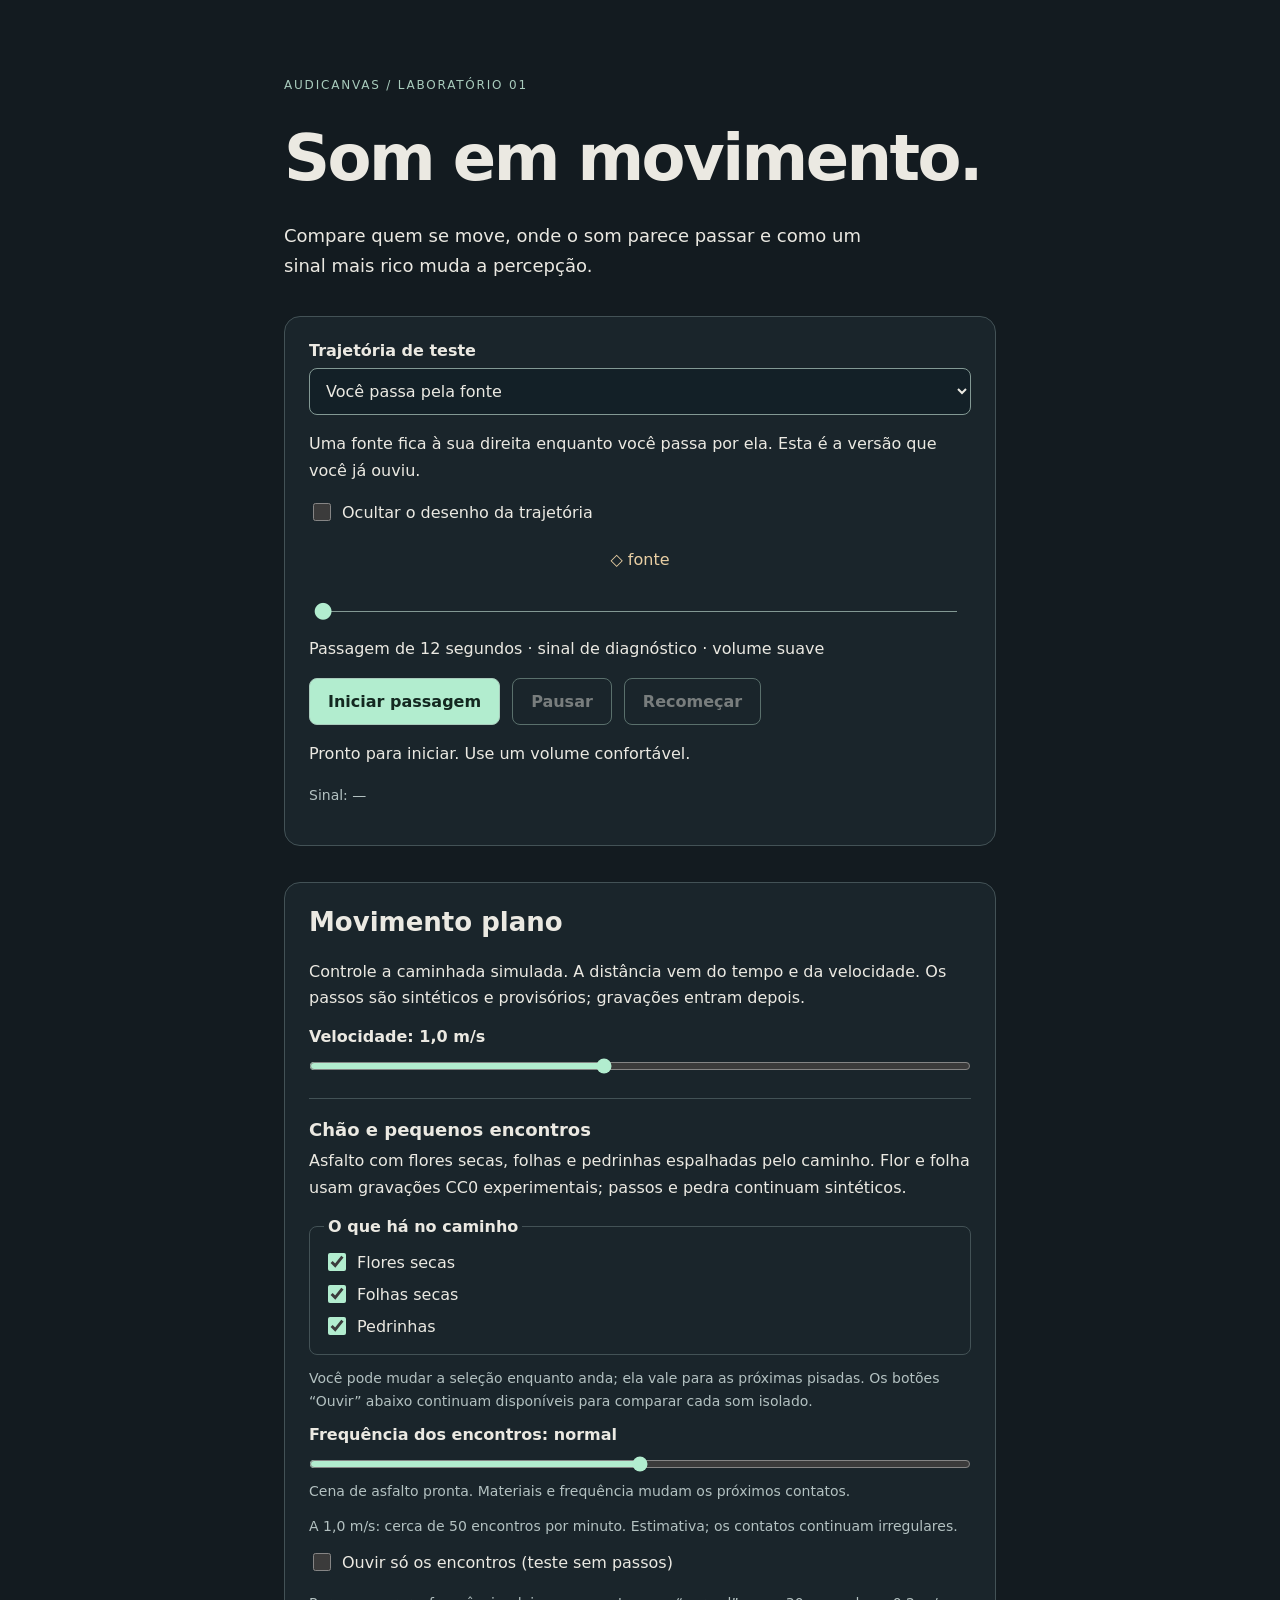
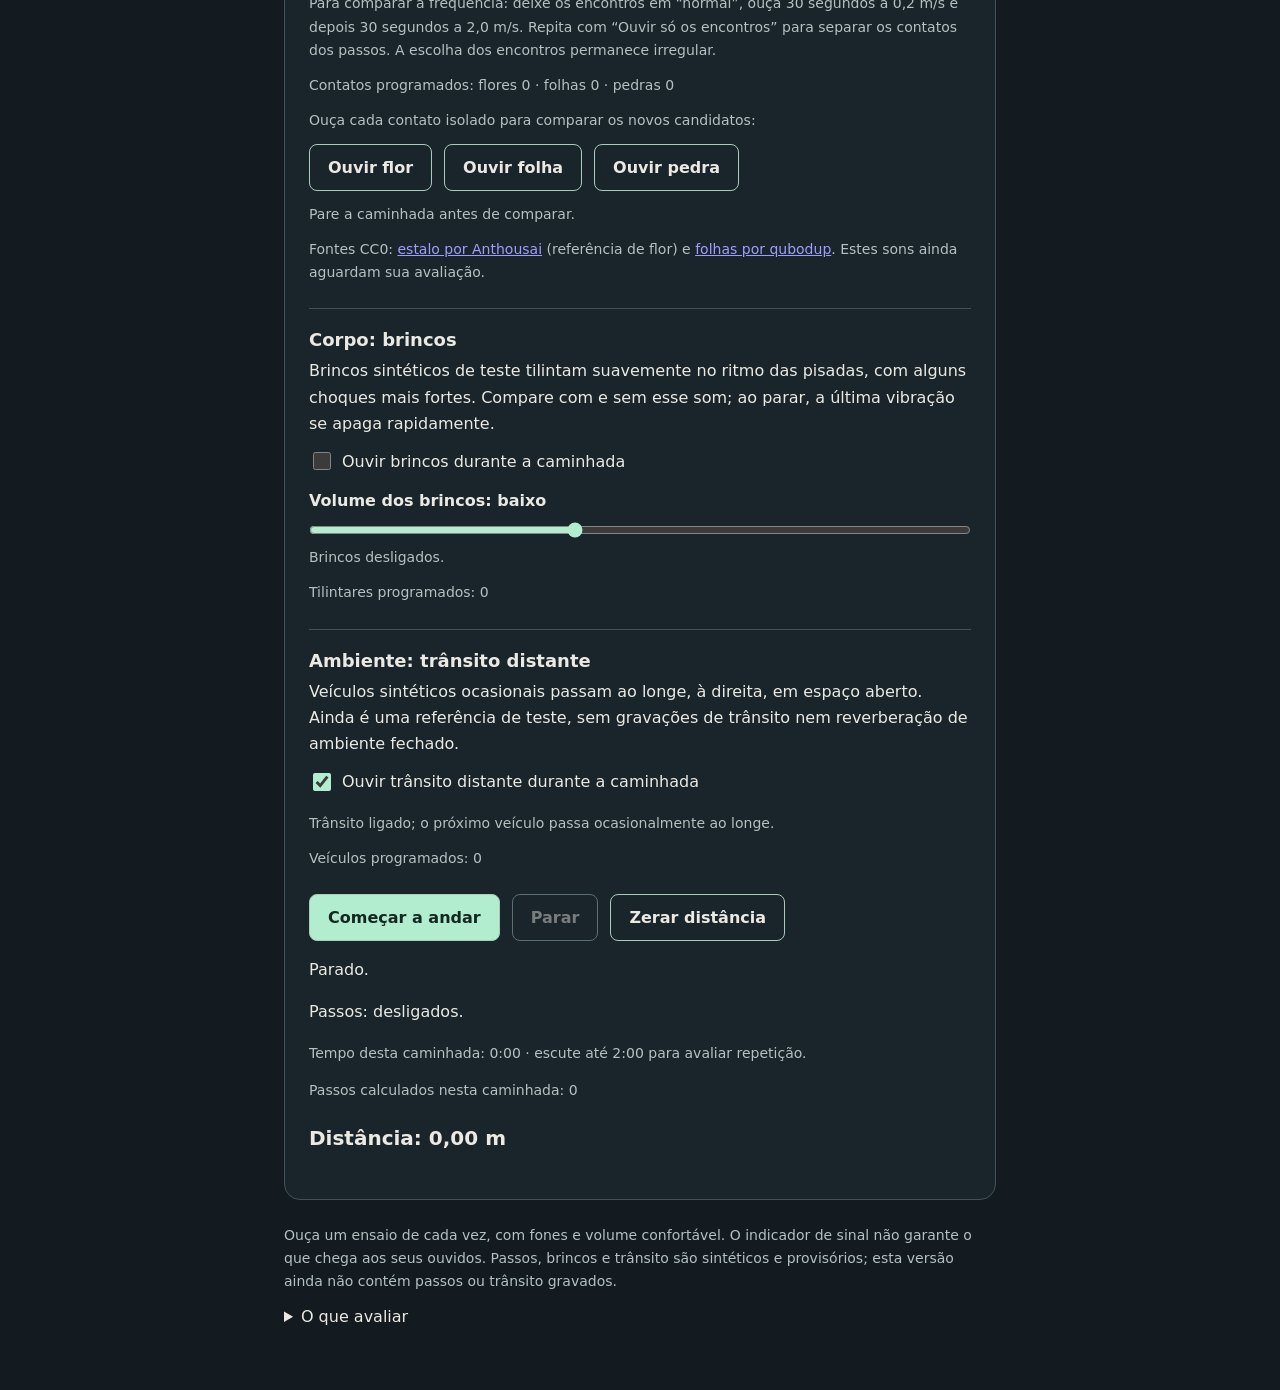
<file: audicanvas-gate6-51383ab/index.html>
<!doctype html>
<html lang="pt-BR">
<head>
  <base href="./apps/web/">
  <meta charset="utf-8"><meta name="viewport" content="width=device-width,initial-scale=1">
  <title>AUDICANVAS · Ensaio espacial</title>
  <link rel="stylesheet" href="./style.css?v=28727a895113">
</head>
<body>
  <main>
    <p class="eyebrow">AUDICANVAS / LABORATÓRIO 01</p>
    <h1>Som em movimento.</h1>
    <p class="intro">Compare quem se move, onde o som parece passar e como um sinal mais rico muda a percepção.</p>
    <section aria-label="Ensaio de áudio">
      <label for="scene">Trajetória de teste</label>
      <select id="scene">
        <option value="pass">Você passa pela fonte</option>
        <option value="cross">Fonte cruza à sua frente</option>
        <option value="far">Você se afasta mais</option>
        <option value="pass-right">Passagem mais à direita (novo teste)</option>
        <option value="pass-right-rich">Mesmo trajeto, som mais rico (novo teste)</option>
      </select>
      <p id="scene-description">Uma fonte fica à sua direita enquanto você passa por ela.</p>
      <label class="blind-toggle" for="hide-track"><input id="hide-track" type="checkbox"> Ocultar o desenho da trajetória</label>
      <div class="track" aria-hidden="true"><span id="listener">●</span><span id="source" class="source">◇ fonte</span></div>
      <p>Passagem de 12 segundos · sinal de diagnóstico · volume suave</p>
      <div class="buttons"><button id="start">Iniciar passagem</button><button id="stop" disabled>Pausar</button><button id="restart" disabled>Recomeçar</button></div>
      <p id="status" role="status">Pronto para iniciar. Use um volume confortável.</p>
      <p id="signal">Sinal: —</p>
    </section>
    <section aria-label="Laboratório de movimento">
      <h2>Movimento plano</h2>
      <p>Controle a caminhada simulada. A distância vem do tempo e da velocidade. Os passos são sintéticos e provisórios; gravações entram depois.</p>
      <label for="movement-speed">Velocidade: <output id="movement-speed-value" for="movement-speed">1,0 m/s</output></label>
      <input id="movement-speed" type="range" min="0.2" max="2" step="0.1" value="1">
      <div class="ground-controls">
        <h3>Chão e pequenos encontros</h3>
        <p>Asfalto com flores secas, folhas e pedrinhas espalhadas pelo caminho. Flor e folha usam gravações CC0 experimentais; passos e pedra continuam sintéticos.</p>
        <fieldset class="material-choice">
          <legend>O que há no caminho</legend>
          <label class="blind-toggle" for="material-flower"><input id="material-flower" type="checkbox" data-material-kind="dry_flower" checked disabled> Flores secas</label>
          <label class="blind-toggle" for="material-leaf"><input id="material-leaf" type="checkbox" data-material-kind="dry_leaf" checked disabled> Folhas secas</label>
          <label class="blind-toggle" for="material-pebble"><input id="material-pebble" type="checkbox" data-material-kind="pebble" checked disabled> Pedrinhas</label>
        </fieldset>
        <p class="note">Você pode mudar a seleção enquanto anda; ela vale para as próximas pisadas. Os botões “Ouvir” abaixo continuam disponíveis para comparar cada som isolado.</p>
        <label for="interaction-density">Frequência dos encontros: <output id="interaction-density-value" for="interaction-density">normal</output></label>
        <input id="interaction-density" type="range" min="0" max="2" step="0.1" value="1" disabled>
        <p id="interaction-status" class="note">Preparando a cena de chão…</p>
        <p id="encounter-speed-note" class="note">A velocidade também ajusta os encontros automaticamente.</p>
        <label class="blind-toggle" for="isolate-contacts"><input id="isolate-contacts" type="checkbox">Ouvir só os encontros (teste sem passos)</label>
        <p class="note">Para comparar a frequência: deixe os encontros em “normal”, ouça 30 segundos a 0,2 m/s e depois 30 segundos a 2,0 m/s. Repita com “Ouvir só os encontros” para separar os contatos dos passos. A escolha dos encontros permanece irregular.</p>
        <p class="note">Contatos programados: flores <output id="flower-count">0</output> · folhas <output id="leaf-count">0</output> · pedras <output id="pebble-count">0</output></p>
        <p class="note">Ouça cada contato isolado para comparar os novos candidatos:</p>
        <div class="buttons contact-preview"><button type="button" data-contact-kind="dry_flower">Ouvir flor</button><button type="button" data-contact-kind="dry_leaf">Ouvir folha</button><button type="button" data-contact-kind="pebble">Ouvir pedra</button></div>
        <p id="contact-preview-status" class="note" role="status">Pare a caminhada antes de comparar.</p>
        <p class="note">Fontes CC0: <a href="https://freesound.org/people/Anthousai/sounds/399334/">estalo por Anthousai</a> (referência de flor) e <a href="https://lpc.opengameart.org/content/20-rustles-dry-leaves">folhas por qubodup</a>. Estes sons ainda aguardam sua avaliação.</p>
      </div>
      <div class="ground-controls">
        <h3>Corpo: brincos</h3>
        <p>Brincos sintéticos de teste tilintam suavemente no ritmo das pisadas, com alguns choques mais fortes. Compare com e sem esse som; ao parar, a última vibração se apaga rapidamente.</p>
        <label class="blind-toggle" for="body-earrings"><input id="body-earrings" type="checkbox"> Ouvir brincos durante a caminhada</label>
        <label for="body-volume">Volume dos brincos: <output id="body-volume-value" for="body-volume">baixo</output></label>
        <input id="body-volume" type="range" min="0" max="1" step="0.1" value="0.4">
        <p id="body-status" class="note">Brincos desligados.</p>
        <p class="note">Tilintares programados: <output id="body-count">0</output></p>
      </div>
      <div class="ground-controls">
        <h3>Ambiente: trânsito distante</h3>
        <p>Veículos sintéticos ocasionais passam ao longe, à direita, em espaço aberto. Ainda é uma referência de teste, sem gravações de trânsito nem reverberação de ambiente fechado.</p>
        <label class="blind-toggle" for="world-traffic"><input id="world-traffic" type="checkbox" checked disabled> Ouvir trânsito distante durante a caminhada</label>
        <p id="traffic-status" class="note">Preparando a cena de trânsito…</p>
        <p class="note">Veículos programados: <output id="traffic-count">0</output></p>
      </div>
      <div class="buttons"><button id="movement-start">Começar a andar</button><button id="movement-stop" disabled>Parar</button><button id="movement-reset">Zerar distância</button></div>
      <p id="movement-status" role="status">Parado.</p>
      <p id="step-status">Passos: desligados.</p>
      <p class="note">Tempo desta caminhada: <output id="movement-elapsed">0:00</output> · escute até 2:00 para avaliar repetição.</p>
      <p class="note">Passos calculados nesta caminhada: <output id="step-count">0</output></p>
      <p class="distance">Distância: <output id="movement-distance">0,00 m</output></p>
    </section>
    <p class="note">Ouça um ensaio de cada vez, com fones e volume confortável. O indicador de sinal não garante o que chega aos seus ouvidos. Passos, brincos e trânsito são sintéticos e provisórios; esta versão ainda não contém passos ou trânsito gravados.</p>
    <details><summary>O que avaliar</summary><ol><li>Na primeira trajetória, parece que você se move ou que algo passa por você?</li><li>Na segunda, o som cruza da direita para a esquerda à sua frente?</li><li>Na terceira, ele termina mais distante atrás?</li><li>Nas duas opções novas, a fonte parece ficar à direita? O som mais rico ajuda ou atrapalha?</li><li>Pausar e continuar preserva o ponto da passagem?</li></ol><p>Registrar fone/dispositivo, navegador e percepção de cada trajetória.</p></details>
  </main>
  <script type="module" src="./main.mjs?v=28727a895113"></script>
</body>
</html>
</file>
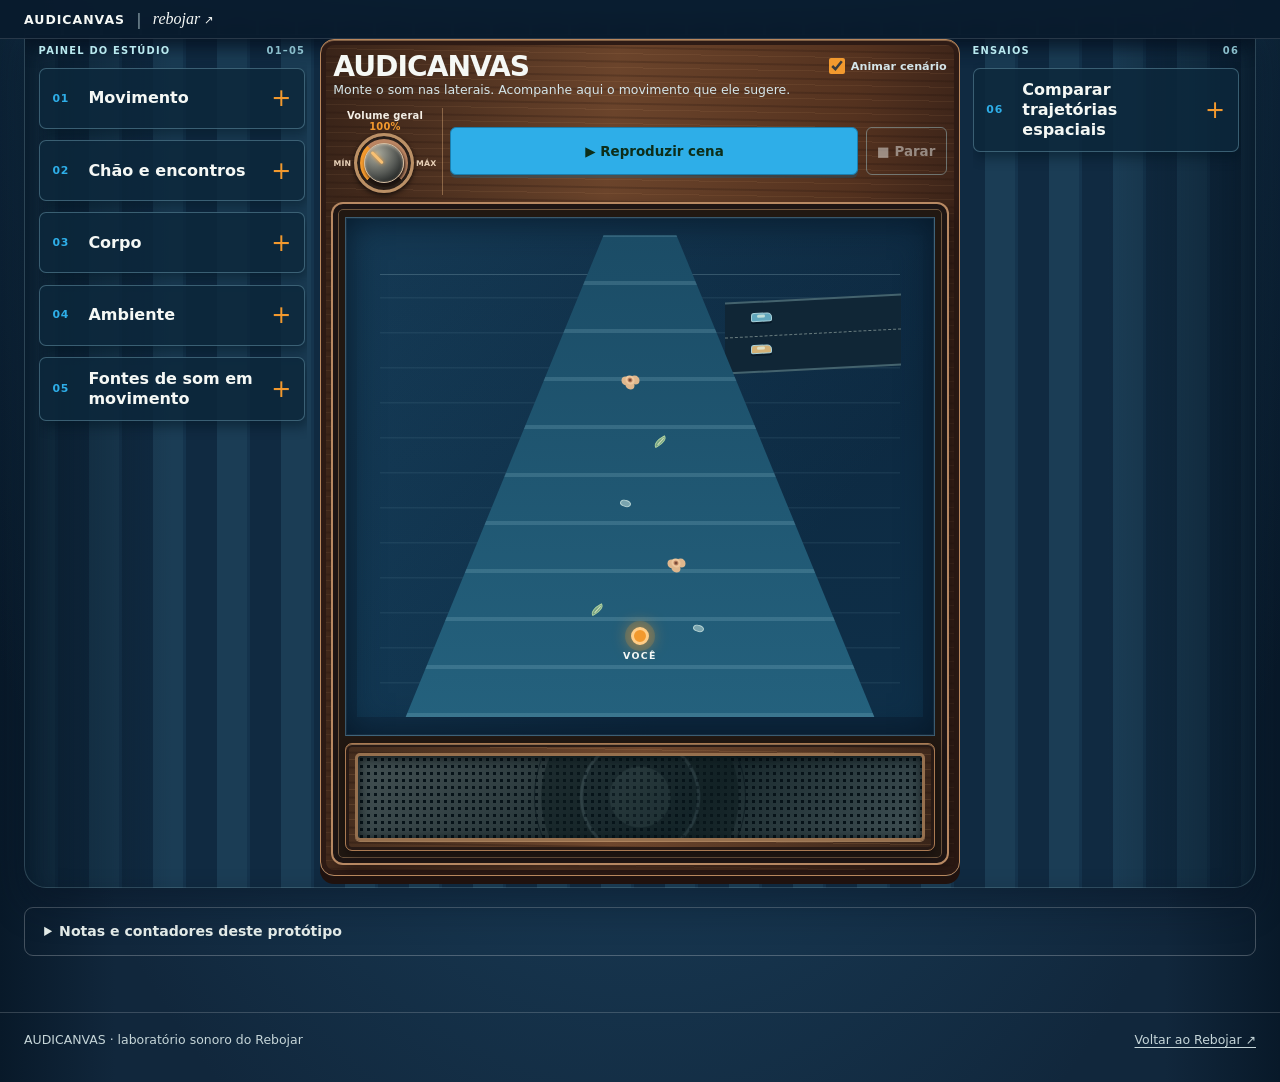
<file: audicanvas/index.html>
<!doctype html>
<html lang="pt-BR">
<head>
  <base href="./apps/web/">
  <meta charset="utf-8">
  <meta name="viewport" content="width=device-width,initial-scale=1">
  <meta name="description" content="AUDICANVAS: componha uma cena sonora e acompanhe o movimento na cabine de escuta.">
  <title>AUDICANVAS · Cabine de escuta</title>
  <link rel="icon" href="./toca-discos-v01.ico" type="image/x-icon">
  <link rel="stylesheet" href="./style.css?v=228c1e899ea2">
</head>
<body>
  <a class="skip-link" href="#escuta">Ir para a tela de escuta</a>
  <header class="site-header">
    <div class="site-header-inner">
      <span class="product-mark">audicanvas</span>
      <span class="brand-divider" aria-hidden="true">|</span>
      <a class="rebojar-mark" href="https://rebojar.github.io/" target="rebojar-portal" rel="opener">rebojar<span aria-hidden="true"> ↗</span></a>
    </div>
  </header>
  <main>
    <div class="studio-room">
      <div class="studio-layout">
        <aside id="painel-estudio" class="control-rail rail-left" aria-label="Painel do estúdio: movimento, chão, corpo, ambiente e fontes de som em movimento">
          <p class="rail-heading">PAINEL DO ESTÚDIO <span>01–05</span></p>
          <details id="drawer-movement" class="control-drawer" name="studio-controls">
            <summary><span class="drawer-number">01</span><span class="drawer-name">Movimento</span><span class="drawer-symbol" aria-hidden="true">+</span></summary>
            <div class="drawer-content play-controls">
              <p class="control-kicker">MOVIMENTO</p>
              <h2>Encontre o seu ritmo</h2>
              <p>Escolha ficar parada ou caminhar; o trânsito pode continuar ao longe.</p>
              <label for="movement-mode">Sua posição</label>
              <select id="movement-mode"><option value="walking">Andando</option><option value="stationary">Parada</option></select>
              <label for="movement-speed">Velocidade ao caminhar <output id="movement-speed-value" for="movement-speed">1,0 m/s</output></label>
              <input id="movement-speed" type="range" min="0.2" max="2" step="0.1" value="1">
              <label class="range-label" for="steps-volume">Volume dos passos <output id="steps-volume-value" for="steps-volume">100%</output></label>
              <input id="steps-volume" type="range" min="0" max="1" step="0.05" value="1">
            </div>
          </details>
          <details id="drawer-ground" class="control-drawer" name="studio-controls">
            <summary><span class="drawer-number">02</span><span class="drawer-name">Chão e encontros</span><span class="drawer-symbol" aria-hidden="true">+</span></summary>
            <section class="drawer-content composition-card ground-card" aria-labelledby="ground-title">
              <p class="card-index">CHÃO / 01</p>
              <h2 id="ground-title">O caminho</h2>
              <p>Flores, folhas e pedrinhas podem aparecer sob os pés. Cada contato nasce de uma pisada.</p>
              <fieldset class="material-choice">
                <legend>O que há no caminho</legend>
                <label class="choice" for="material-flower"><input id="material-flower" type="checkbox" data-material-kind="dry_flower" checked disabled><span>Flores secas</span></label>
                <label class="range-label" for="flower-volume">Volume das flores <output id="flower-volume-value" for="flower-volume">100%</output></label>
                <input id="flower-volume" type="range" min="0" max="1" step="0.05" value="1" data-layer-volume="dry_flower" disabled>
                <label class="choice" for="material-leaf"><input id="material-leaf" type="checkbox" data-material-kind="dry_leaf" checked disabled><span>Folhas secas</span></label>
                <label class="range-label" for="leaf-volume">Volume das folhas <output id="leaf-volume-value" for="leaf-volume">100%</output></label>
                <input id="leaf-volume" type="range" min="0" max="1" step="0.05" value="1" data-layer-volume="dry_leaf" disabled>
                <label class="choice" for="material-pebble"><input id="material-pebble" type="checkbox" data-material-kind="pebble" checked disabled><span>Pedrinhas</span></label>
                <label class="range-label" for="pebble-volume">Volume das pedras <output id="pebble-volume-value" for="pebble-volume">100%</output></label>
                <input id="pebble-volume" type="range" min="0" max="1" step="0.05" value="1" data-layer-volume="pebble" disabled>
              </fieldset>
              <label class="range-label" for="interaction-density">Frequência dos encontros <output id="interaction-density-value" for="interaction-density">normal</output></label>
              <input id="interaction-density" type="range" min="0" max="2" step="0.1" value="1" disabled>
              <p id="interaction-status" class="note" role="status">Preparando a cena de chão…</p>
              <p id="encounter-speed-note" class="note">A velocidade também ajusta os encontros automaticamente.</p>
              <details class="card-details">
                <summary>Comparar os sons do chão</summary>
                <label class="choice" for="isolate-contacts"><input id="isolate-contacts" type="checkbox"><span>Ouvir só os encontros, sem passos</span></label>
                <p class="note">Para comparar a frequência, ouça 30 segundos a 0,2 m/s e depois 30 segundos a 2,0 m/s. Os encontros continuam irregulares.</p>
                <div class="buttons contact-preview">
                  <button type="button" data-contact-kind="dry_flower">Ouvir flor</button>
                  <button type="button" data-contact-kind="dry_leaf">Ouvir folha</button>
                  <button type="button" data-contact-kind="pebble">Ouvir pedra</button>
                </div>
                <p id="contact-preview-status" class="note" role="status">Pare a caminhada antes de comparar.</p>
              </details>
            </section>
          </details>
          <details id="drawer-body" class="control-drawer" name="studio-controls">
            <summary><span class="drawer-number">03</span><span class="drawer-name">Corpo</span><span class="drawer-symbol" aria-hidden="true">+</span></summary>
            <section class="drawer-content composition-card body-card" aria-labelledby="body-title">
              <p class="card-index">CORPO / 02</p>
              <h2 id="body-title">Perto de você</h2>
              <p>Um tilintar leve acompanha os passos, como brincos que se movem com o corpo.</p>
              <label class="choice choice-feature" for="body-earrings"><input id="body-earrings" type="checkbox"><span>Ouvir brincos</span></label>
              <label class="range-label" for="body-volume">Volume dos brincos <output id="body-volume-value" for="body-volume">40%</output></label>
              <input id="body-volume" type="range" min="0" max="1" step="0.1" value="0.4" disabled>
              <p id="body-status" class="note" role="status">Brincos desligados. Ligue para ajustar o volume.</p>
            </section>
          </details>
          <details id="drawer-world" class="control-drawer" name="studio-controls">
            <summary><span class="drawer-number">04</span><span class="drawer-name">Ambiente</span><span class="drawer-symbol" aria-hidden="true">+</span></summary>
            <section class="drawer-content composition-card world-card" aria-labelledby="world-title">
              <p class="card-index">AMBIENTE / 03</p>
              <h2 id="world-title">Onde a cena acontece</h2>
              <label for="environment-type">Tipo de espaço</label>
              <select id="environment-type"><option value="outdoor">Externo · alto-falantes</option><option value="indoor">Interno · fones estéreo</option></select>
              <p id="environment-note" class="note">Ao ar livre: sons mais abertos, sem reflexões de sala. Perfil de mixagem para alto-falantes.</p>
              <p class="note">O perfil ajusta o som; a saída física continua sendo a que está conectada ao navegador.</p>
              <p class="note">Combine as camadas. Cada uma tem volume próprio.</p>
              <label class="choice choice-feature" for="world-breeze"><input id="world-breeze" type="checkbox" data-ambient-kind="breeze" disabled><span>Brisa calma <small>com pássaros</small></span></label>
              <label class="range-label" for="breeze-volume">Volume da brisa <output id="breeze-volume-value" for="breeze-volume">45%</output></label>
              <input id="breeze-volume" type="range" min="0" max="1" step="0.05" value="0.45" data-ambient-volume="breeze" disabled>
              <label class="choice choice-feature" for="world-rain"><input id="world-rain" type="checkbox" data-ambient-kind="rain" disabled><span>Chuva suave</span></label>
              <label class="range-label" for="rain-volume">Volume da chuva <output id="rain-volume-value" for="rain-volume">45%</output></label>
              <input id="rain-volume" type="range" min="0" max="1" step="0.05" value="0.45" data-ambient-volume="rain" disabled>
              <label class="choice choice-feature" for="world-storm"><input id="world-storm" type="checkbox" data-ambient-kind="storm" disabled><span>Tempestade</span></label>
              <label class="range-label" for="storm-volume">Volume da tempestade <output id="storm-volume-value" for="storm-volume">45%</output></label>
              <input id="storm-volume" type="range" min="0" max="1" step="0.05" value="0.45" data-ambient-volume="storm" disabled>
              <label class="choice choice-feature" for="world-fireplace"><input id="world-fireplace" type="checkbox" data-ambient-kind="fireplace" disabled><span>Lareira</span></label>
              <label class="range-label" for="fireplace-volume">Volume da lareira <output id="fireplace-volume-value" for="fireplace-volume">70%</output></label>
              <input id="fireplace-volume" type="range" min="0" max="1" step="0.05" value="0.7" data-ambient-volume="fireplace" disabled>
              <p id="ambience-status" class="note" role="status">As novas gravações são amostras em revisão de escuta.</p>
            </section>
          </details>
          <details id="drawer-moving-sources" class="control-drawer" name="studio-controls">
            <summary><span class="drawer-number">05</span><span class="drawer-name">Fontes de som em movimento</span><span class="drawer-symbol" aria-hidden="true">+</span></summary>
            <section class="drawer-content composition-card world-card" aria-labelledby="moving-sources-title">
              <p class="card-index">FONTES MÓVEIS / 04</p>
              <h2 id="moving-sources-title">Sons que passam</h2>
              <p>Escolha as fontes que atravessam a cena, mesmo quando você está parada.</p>
              <label class="choice choice-feature" for="world-traffic"><input id="world-traffic" type="checkbox" checked disabled><span>Trânsito distante</span></label>
              <label class="range-label" for="traffic-volume">Volume do trânsito <output id="traffic-volume-value" for="traffic-volume">100%</output></label>
              <input id="traffic-volume" type="range" min="0" max="1" step="0.05" value="1" disabled>
              <p id="traffic-status" class="note" role="status">Preparando a cena de trânsito…</p>
            </section>
          </details>
        </aside>

        <section id="escuta" class="central-screen" aria-labelledby="screen-title">
          <div class="screen-heading">
            <div class="screen-heading-top"><h1 id="screen-title">AUDICANVAS</h1><label class="motion-choice" for="animate-scene"><input id="animate-scene" type="checkbox" checked><span>Animar cenário</span></label></div>
            <p>Monte o som nas laterais. Acompanhe aqui o movimento que ele sugere.</p>
          </div>
          <div id="scene-transport" class="scene-transport">
            <div class="volume-console">
              <label for="master-volume">Volume geral <output id="master-volume-value" for="master-volume">100%</output></label>
              <div class="volume-dial-row">
                <span class="volume-endpoint" aria-hidden="true">MÍN</span>
                <div id="master-volume-control" class="rotary-control" style="--knob-angle: -45deg">
                  <span class="rotary-face" aria-hidden="true"></span>
                  <input id="master-volume" type="range" min="0" max="3" step="0.1" value="1" aria-label="Volume geral da cena" aria-describedby="rotary-help">
                </div>
                <span class="volume-endpoint" aria-hidden="true">MÁX</span>
              </div>
              <span id="rotary-help" class="visually-hidden">Gire arrastando o controle, ou use as setas do teclado.</span>
            </div>
            <button id="movement-start" aria-describedby="step-status" disabled>▶ Reproduzir cena</button><button id="movement-stop" class="button-secondary" disabled>■ Parar</button><p id="audio-error" role="alert" hidden></p>
          </div>
          <div class="soundstage">
            <div class="window-view">
              <div id="walk-view" class="visual-mode">
                <div class="walk-visual" aria-hidden="true" data-moving="false" data-animate="false" data-flower="false" data-leaf="false" data-pebble="false" data-traffic="false">
                  <div class="weather-view"><span class="weather-cloud"></span><span class="weather-rain"></span></div>
                  <div class="room-view"><span class="room-window"></span><span class="room-fireplace"></span></div>
                  <div class="distant-road"><span class="road-stripe"></span><span class="traffic-car car-one" data-phase="0.25"></span><span class="traffic-car car-two" data-phase="0.75"></span></div>
                  <div class="path-way">
                    <span class="path-object flower flower-one" data-phase="0.14"></span><span class="path-object flower flower-two" data-phase="0.7"></span>
                    <span class="path-object leaf leaf-one" data-phase="0.3"></span><span class="path-object leaf leaf-two" data-phase="0.82"></span>
                    <span class="path-object pebble pebble-one" data-phase="0.48"></span><span class="path-object pebble pebble-two" data-phase="0.92"></span>
                  </div>
                  <div class="walk-marker"><span>VOCÊ</span></div>
                </div>
                <p id="visual-summary" class="visually-hidden" role="status">Preparando a vista do caminho…</p>
                <div class="screen-caption visually-hidden">
                  <p id="movement-status" class="stage-status" role="status">Parado.</p>
                  <p id="step-status" class="stage-substatus" role="status">Preparando a cena…</p>
                </div>
              </div>
              <div id="trajectory-view" class="visual-mode" hidden>
                <p class="stage-label">LABORATÓRIO <span aria-hidden="true">/</span> TRAJETÓRIA ESPACIAL</p>
                <h2 id="trajectory-scene-label">Você passa pela fonte</h2>
                <div class="track" aria-hidden="true"><span id="listener">●</span><span id="source" class="source">◇ fonte</span></div>
                <p id="track-hidden-note" class="track-hidden-note" hidden>Desenho oculto para escutar sem pista visual.</p>
                <p class="trajectory-legend">● ouvinte <span aria-hidden="true">·</span> ◇ fonte</p>
                <div class="screen-caption">
                  <p id="status" role="status">Pronto para iniciar. Use um volume confortável.</p>
                  <p id="signal" class="note">Sinal: —</p>
                </div>
              </div>
            </div>
            <div class="radio-console"><div class="speaker-grille" aria-hidden="true"></div></div>
          </div>
        </section>

        <aside class="control-rail rail-right" aria-label="Painel do estúdio: ensaios espaciais">
          <p class="rail-heading">ENSAIOS <span>06</span></p>
          <details id="drawer-trajectory" class="control-drawer lab-panel" name="studio-controls">
            <summary><span class="drawer-number">06</span><span class="drawer-name">Comparar trajetórias espaciais</span><span class="drawer-symbol" aria-hidden="true">+</span></summary>
            <div class="drawer-content lab-content">
              <label for="scene">Trajetória de teste</label>
              <select id="scene">
                <option value="pass">Você passa pela fonte</option>
                <option value="cross">Fonte cruza à sua frente</option>
                <option value="far">Você se afasta mais</option>
                <option value="pass-right">Passagem mais à direita</option>
                <option value="pass-right-rich">Mesmo trajeto, som mais rico</option>
              </select>
              <label class="range-label" for="passage-volume">Volume da passagem <output id="passage-volume-value" for="passage-volume">100%</output></label>
              <input id="passage-volume" type="range" min="0" max="1" step="0.05" value="1">
              <div class="buttons">
                <button id="start">Iniciar passagem</button>
                <button id="stop" class="button-secondary" disabled>Pausar</button>
                <button id="restart" class="button-quiet" disabled>Recomeçar</button>
              </div>
              <label class="choice" for="hide-track"><input id="hide-track" type="checkbox"><span>Ocultar o desenho da trajetória</span></label>
              <p id="scene-description">Uma fonte fica à sua direita enquanto você passa por ela.</p>
              <details class="inner-details"><summary>Sobre o ensaio e o que avaliar</summary><p>Este ensaio de 12 segundos compara movimento da fonte e do ouvinte. Use o mesmo fone e volume; o sinal é apenas diagnóstico.</p><ol><li>Parece que você se move ou que algo passa por você?</li><li>A fonte cruza à sua frente?</li><li>A fonte termina mais distante atrás?</li><li>Ela permanece à direita nas duas últimas opções?</li><li>Pausar e continuar preserva o ponto da passagem?</li></ol></details>
            </div>
          </details>
        </aside>
      </div>
    </div>
    <details class="telemetry-panel">
      <summary>Notas e contadores deste protótipo</summary>
      <div class="telemetry-content">
        <details class="audio-diagnostics">
          <summary>Sem som? Testar a saída</summary>
          <p>Ouça dois tons curtos em volume confortável. Compare o reprodutor do navegador, o motor de áudio e o canal dos passos.</p>
          <div class="buttons"><button id="media-audio-test" type="button">Testar navegador</button><button id="engine-audio-test" type="button">Testar motor</button><button id="steps-channel-test" type="button">Testar canal dos passos</button></div>
          <p id="audio-test-status" role="status">Nenhum teste iniciado.</p>
        </details>
        <div class="stage-metrics" aria-label="Tempo e distância da cena">
          <p><span>Tempo</span><strong id="movement-elapsed">0:00</strong></p>
          <p><span>Distância</span><strong><output id="movement-distance">0,00 m</output></strong></p>
        </div>
        <p>Os números representam eventos programados; não provam o que chegou aos seus ouvidos.</p>
        <p>Passos calculados: <output id="step-count">0</output> · Tilintares: <output id="body-count">0</output> · Veículos: <output id="traffic-count">0</output></p>
        <p>Contatos programados: flores <output id="flower-count">0</output> · folhas <output id="leaf-count">0</output> · pedras <output id="pebble-count">0</output></p>
        <p>Flor e folha usam gravações CC0 experimentais: <a href="https://freesound.org/people/Anthousai/sounds/399334/">estalo por Anthousai</a> e <a href="https://lpc.opengameart.org/content/20-rustles-dry-leaves">folhas por qubodup</a>. As amostras de <a href="https://commons.wikimedia.org/wiki/File:Gentle_breeze_and_birds_singing.ogg">brisa</a>, <a href="https://commons.wikimedia.org/wiki/File:Rain.ogg">chuva</a>, <a href="https://commons.wikimedia.org/wiki/File:Rain_and_thunder.ogg">tempestade</a> e <a href="https://commons.wikimedia.org/wiki/File:Dry_grass_burning_in_open_fireplace.ogg">lareira</a> estão em domínio público. Passos, brincos, pedra e trânsito são sintéticos. As gravações ainda não constituem um lote comercial aprovado.</p>
      </div>
    </details>
  </main>
  <footer class="site-footer"><span>AUDICANVAS · laboratório sonoro do Rebojar</span><a href="https://rebojar.github.io/">Voltar ao Rebojar ↗</a></footer>
  <script type="module" src="./main.mjs?v=228c1e899ea2"></script>
</body>
</html>
</file>
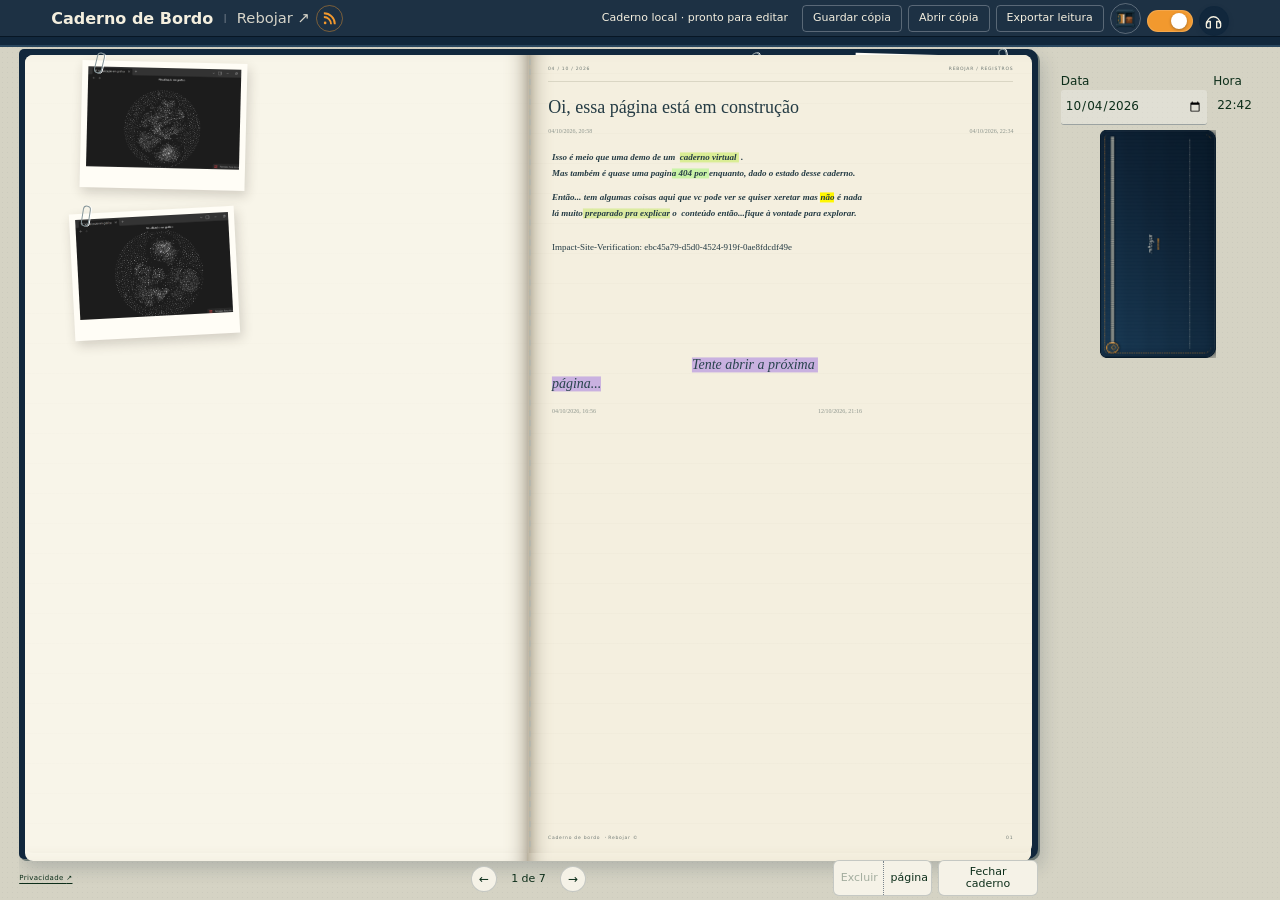
<file: caderno-de-bordo/index.html>
<!doctype html>
<html lang="pt-BR">
<head>
<meta name='impact-site-verification' value='805db560-7796-452d-81ab-612234d1e7b7'>
<meta charset="utf-8"><meta name="viewport" content="width=device-width,initial-scale=1"><title>Caderno de bordo · Rebojar</title><link rel="alternate" type="application/rss+xml" title="Caderno de Bordo · Rebojar" href="https://rebojar.github.io/caderno-de-bordo/feed.xml"><script>{const p=new URLSearchParams(location.search);document.documentElement.dataset.widget=p.get("widget")==="1"?"1":"0";document.documentElement.dataset.puro=p.get("puro")==="1"?"1":"0"}</script><link rel="stylesheet" href="estilo.css?v=1794845153"><link rel="icon" href="widget-caderno-v01.ico" type="image/x-icon"><link rel="apple-touch-icon" href="widget-caderno-v01-180.png"></head>
<meta name='impact-site-verification' value='ebc45a79-d5d0-4524-919f-0ae8fdcdf49e'>
<body>
<header class="barra"><div class="produto-marca"><a class="marca-aplicacao" href="./" aria-label="Início do Caderno de Bordo">Caderno de Bordo</a><span class="marca-separador" aria-hidden="true">|</span><a class="marca-rebojar" href="https://rebojar.github.io/">Rebojar ↗</a></div><a class="rss-link" href="https://rebojar.github.io/caderno-de-bordo/feed.xml" aria-label="Acompanhar o Caderno de Bordo por RSS" title="Acompanhar por RSS"><svg viewBox="0 0 24 24" aria-hidden="true"><circle cx="5" cy="19" r="2.1"/><path d="M3 11a10 10 0 0 1 10 10h3A13 13 0 0 0 3 8v3zm0-6a16 16 0 0 1 16 16h3A19 19 0 0 0 3 2v3z"/></svg></a><span id="status" role="status">Abrindo caderno…</span><button id="backup">Guardar cópia</button><button id="restaurar">Abrir cópia</button><button id="exportar">Exportar leitura</button><button id="abrirEstante" class="abrir-estante" type="button" aria-label="Abrir a Estante Rebojar" title="Abrir a Estante Rebojar"><img src="../widget-estante/widget-estante-v01-192.png" alt=""></button><button id="conta" class="conta-botao" type="button">Entrar</button><button id="somEfeitos" class="som-efeitos" type="button" role="switch" aria-checked="true" aria-label="Desativar sons do caderno" title="Sons ligados"><span class="som-chave" aria-hidden="true"></span></button><a class="estudio-som-link" href="https://rebojar.github.io/audicanvas/" aria-label="Abrir o Audicanvas" title="Audicanvas · em preparação"><svg viewBox="0 0 24 24" aria-hidden="true"><path d="M4 14a8 8 0 0 1 16 0"/><path d="M6 12H5a2 2 0 0 0-2 2v4a2 2 0 0 0 2 2h3v-8H6Z"/><path d="M18 12h1a2 2 0 0 1 2 2v4a2 2 0 0 1-2 2h-3v-8h2Z"/></svg></a></header>
<main>
<section class="mesa" aria-label="Seu caderno"><div class="encadernacao"><div class="costura"></div><section id="capa" hidden aria-label="Capa do caderno"><span id="capaLinha" contenteditable="plaintext-only" role="textbox" aria-label="Texto superior da capa"></span><h1 id="nome" contenteditable="plaintext-only" role="textbox" aria-label="Nome do caderno" spellcheck="true"></h1><p id="capaSubtitulo" contenteditable="plaintext-only" role="textbox" aria-label="Subtítulo da capa"></p><button id="margemCapa" class="margem margem-direita" aria-label="Abrir caderno pela margem" title="Clique ou arraste para a esquerda"></button></section><article class="pagina-esquerda" id="folhaEsquerda" aria-label="Página esquerda"></article><article class="folha" aria-label="Página direita"><button class="margem margem-esquerda" id="margemEsquerda" aria-label="Virar para a página anterior ou fechar a capa" title="Clique ou arraste para a direita"></button><button class="margem margem-direita" id="margemDireita" aria-label="Virar para a próxima página" title="Clique ou arraste para a esquerda"></button><div class="cabecalho-folha"><span id="dataVista"></span><span id="registroVista" contenteditable="plaintext-only" role="textbox" aria-label="Identificação desta página" spellcheck="true"></span></div><h2 id="tituloVista" contenteditable="plaintext-only" role="textbox" aria-label="Título da página" data-placeholder="Título deste dia" spellcheck="true"></h2><div id="palavras" contenteditable="plaintext-only" role="textbox" aria-label="Texto da página" aria-multiline="true" data-placeholder="O que ficou deste dia?" spellcheck="true"></div><div id="mural" aria-label="Fotografias"></div><div class="rodape-folha"><span id="nomeVista"></span><span id="numero"></span></div></article></div><nav class="folhear" aria-label="Folhear caderno"><button id="anterior" aria-label="Página anterior">←</button><span id="contador"></span><button id="proxima" aria-label="Próxima página">→</button><span class="publicacao-rodape"><a class="privacidade-link" href="https://rebojar.github.io/#privacidade-caderno-de-bordo" aria-label="Privacidade do Caderno de Bordo no portal Rebojar">Privacidade <span aria-hidden="true">↗</span></a><label class="check publicacao-selecao"><input type="checkbox" id="publicar"> Incluir esta abertura na publicação</label></span></nav></section><section class="lateral-edicao" aria-label="Ferramentas do caderno"><div class="data-hora"><label>Data<input id="data" type="date"></label><label>Hora<output id="horaAtual"></output></label></div><section class="seletor-bau-caderno" aria-label="Escolher uma fotografia no baú"><iframe data-local-src="../widget-bau/index.html?embed=1" title="Escolher uma fotografia no baú" loading="eager"></iframe></section><label class="check publicacao-bau"><input type="checkbox" id="mostrarBauPublicacao" checked> Mostrar baú na publicação</label><aside class="editor-texto widget-estojo-caderno" aria-label="Estojo de ferramentas"><iframe data-local-src="../widget-estojo/index.html?embed=1&amp;v=20261116-12" title="Estojo de ferramentas" loading="eager" scrolling="no"></iframe><div class="editor-ponte" hidden aria-hidden="true"><button id="foto" type="button" tabindex="-1">+ Fotografia</button><span id="editorHint" aria-live="polite"></span><input id="textColor" type="color" value="#243b44"><input id="fontSize" type="number" min="6" max="96" value="12"><output id="textAlphaValue">100%</output><input id="textAlpha" type="range" min="0" max="100" value="100"><div id="coresTexto" class="cores-recentes"></div><input id="markColor" type="color" value="#E8D73A"><output id="markAlphaValue">100%</output><input id="markAlpha" type="range" min="0" max="100" value="100"><div id="coresGrifo" class="cores-recentes"></div></div></aside><label class="check publicacao-estojo"><input type="checkbox" id="mostrarEstojoPublicacao" checked> Mostrar estojo na publicação</label><div class="acoes-caderno" aria-label="Ações do caderno"><div class="excluir-dividido" role="group" aria-label="Excluir uma página desta abertura"><button id="excluirEsquerda" class="discreto" aria-label="Excluir página esquerda" title="Excluir a página esquerda">Excluir</button><button id="excluirDireita" class="discreto" aria-label="Excluir página direita" title="Excluir a página direita">página</button></div><button id="fecharCaderno">Fechar caderno</button></div></section></main><div id="fotosLivres" aria-label="Fotografias soltas fora do caderno"></div>
<input type="file" id="arquivoFoto" accept="image/jpeg,image/png,image/webp" multiple hidden><input type="file" id="arquivoBackup" accept="application/json,.json" hidden>
<dialog id="estanteDialog" class="estante-dialog" aria-label="Estante Rebojar"><button id="fecharEstante" class="fechar-estante" type="button" aria-label="Fechar a estante">Fechar ×</button><iframe data-local-src="../widget-estante/index.html?embed=1&v=20261013-17" title="Estante Rebojar" loading="eager"></iframe><label class="check publicacao-estante"><input type="checkbox" id="publicarEstante" checked> Publicar o widget da estante</label></dialog>
<dialog id="ampliacao"><button id="fechar">Fechar ×</button><figure><img alt=""><figcaption></figcaption></figure></dialog>
<dialog id="pedagioExportacao" class="pedagio-exportacao" aria-labelledby="pedagioTitulo"><button id="fecharPedagio" class="fechar-pedagio" aria-label="Fechar">Fechar ×</button><p class="pedagio-selo">EXPORTAR LEITURA</p><h2 id="pedagioTitulo">Escolha sua exportação</h2><p>A compra libera somente o arquivo de leitura que você preparou nesta demonstração. O aplicativo completo continua sendo um produto separado.</p><div id="opcoesPagamento" class="opcoes-pagamento"><button id="comprarAvulsa" data-plano="single"><strong>R$ 1</strong><span>Uma exportação</span></button><button id="assinarMensal" data-plano="monthly"><strong>R$ 3/mês</strong><span>Exportações liberadas</span></button></div><button id="voltarPlanos" class="voltar-planos" hidden>← Voltar às opções</button><div id="stripeCheckout" class="stripe-checkout" hidden></div><div class="conta-exportacao"><p id="estadoContaPagamento">A exportação avulsa não exige conta. Entre somente para assinar ou recuperar uma assinatura.</p><button id="abrirContaPagamento" type="button">Entrar ou criar conta</button></div><output id="estadoApoio" class="estado-apoio" aria-live="polite"></output><small>O pagamento é processado com segurança pelo Stripe. O Rebojar não recebe o que você escreveu no caderno nem os dados completos do seu cartão.</small></dialog>
<dialog id="contaUsuario" class="conta-usuario" aria-labelledby="contaTitulo"><button id="fecharConta" class="fechar-conta" type="button" aria-label="Fechar">Fechar ×</button><p class="conta-selo">CONTA DO CADERNO</p><h2 id="contaTitulo">Seu acesso</h2><p id="estadoConta">A conta é usada somente para a assinatura mensal e sua recuperação.</p><div id="formulariosConta" class="formularios-conta" hidden><form id="entrarConta"><h3>Entrar</h3><label for="emailConta">E-mail</label><input id="emailConta" type="email" autocomplete="email" required maxlength="254"><label for="senhaConta">Senha</label><input id="senhaConta" type="password" autocomplete="current-password" required minlength="8"><button type="submit">Entrar</button><button id="esqueciSenha" class="conta-link" type="button">Esqueci minha senha</button></form><form id="criarConta"><h3>Criar conta</h3><label for="novoEmailConta">E-mail</label><input id="novoEmailConta" type="email" autocomplete="email" required maxlength="254"><label for="novaSenhaConta">Senha</label><input id="novaSenhaConta" type="password" autocomplete="new-password" required minlength="8"><button type="submit">Criar conta</button></form></div><form id="redefinirSenha" class="redefinir-senha" hidden><h3>Escolha uma nova senha</h3><label for="senhaRecuperada">Nova senha</label><input id="senhaRecuperada" type="password" autocomplete="new-password" required minlength="8"><button type="submit">Salvar nova senha</button></form><button id="gerenciarAssinatura" type="button" hidden>Gerenciar assinatura</button><button id="sairConta" type="button" hidden>Sair da conta</button><output id="mensagemConta" class="mensagem-conta" aria-live="polite"></output><small>A conta guarda apenas a identificação necessária para recuperar a assinatura mensal. O conteúdo do caderno continua somente nesta visita.</small></dialog><script src="configuracao.js?v=1794845153"></script><script src="editor.js?v=1794845153"></script><script src="paginacao.js?v=1794845153"></script><script src="caderno.js?v=1794845153"></script><script src="/assets/audicanvas-bridge.js?v=a24" defer></script></body></html>
</file>
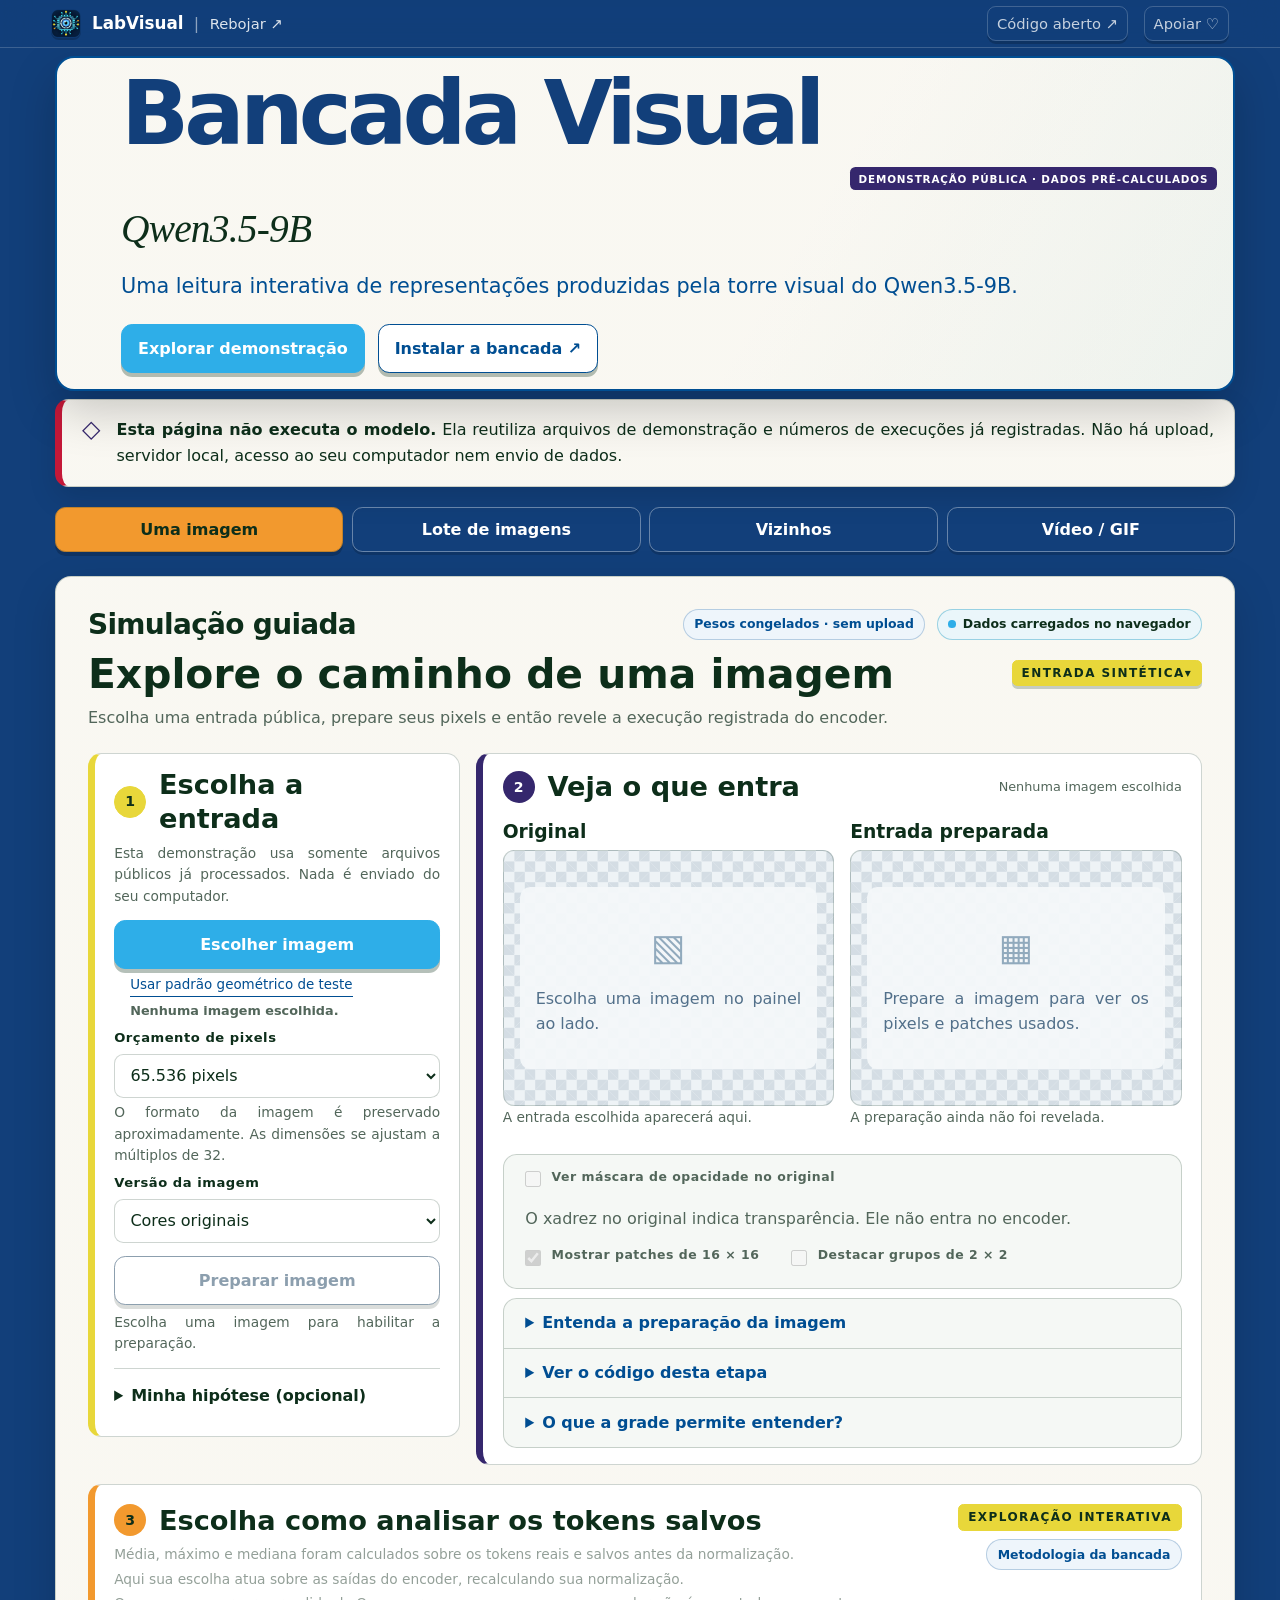
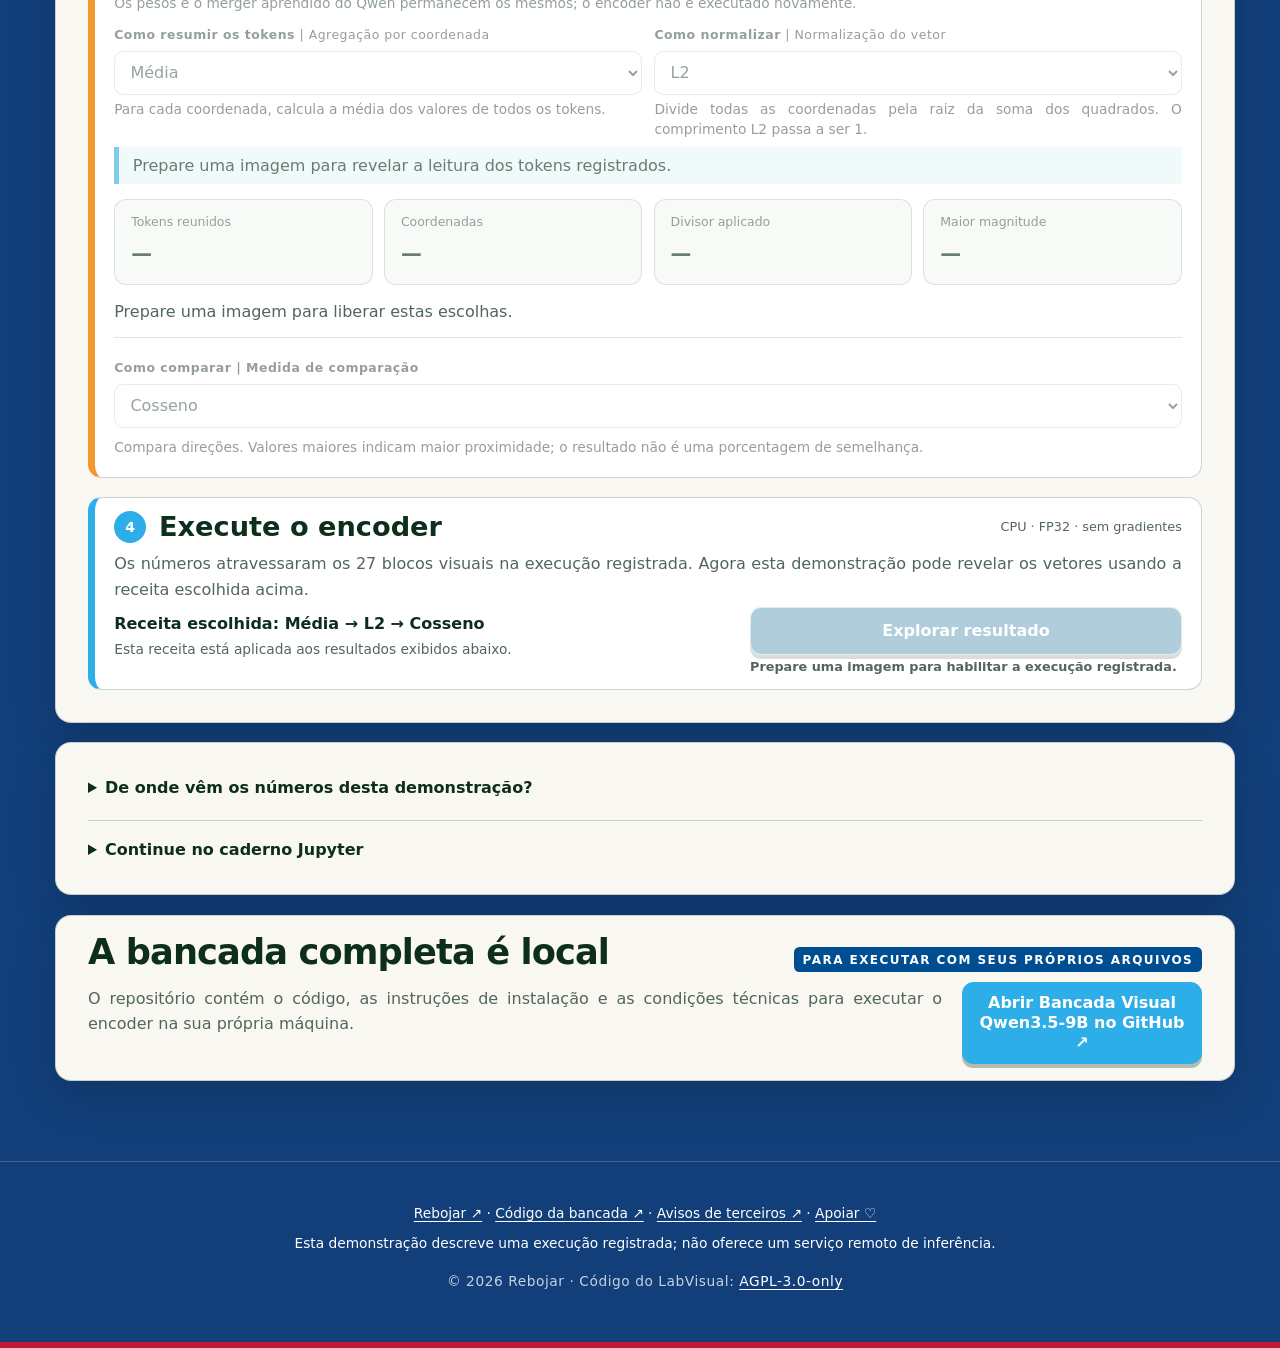
<file: demonstracao-labvisual/index.html>
<!doctype html>
<html lang="pt-BR">
<head>
  <meta charset="utf-8">
  <meta name="viewport" content="width=device-width, initial-scale=1">
  <meta name="description" content="Demonstração pública do LabVisual com imagens, lote, vizinhos e sequências pré-calculadas da Bancada Visual do Qwen3.5-9B.">
  <title>Bancada Visual · Qwen3.5-9B — Rebojar</title>
  <link rel="icon" type="image/png" href="../assets/labvisual-icon.png">
    <link rel="stylesheet" href="demo.css?v=condicoes-lote-20261004">
</head>
<body>
  <header class="topbar">
    <div class="product-brand">
      <a class="brand" href="./" aria-label="Início da demonstração LabVisual">
      <span class="brand-mark" aria-hidden="true"></span>
        <span>LabVisual</span>
      </a>
      <span class="brand-separator" aria-hidden="true">|</span>
      <a class="rebojar-link" href="https://rebojar.github.io/">Rebojar ↗</a>
    </div>
    <nav aria-label="Links da demonstração">
      <a href="https://github.com/rebojar/LabVisual" target="_blank" rel="noopener noreferrer">Código aberto ↗</a>
      <a href="https://github.com/sponsors/rebojar" target="_blank" rel="noopener noreferrer">Apoiar ♡</a>
    </nav>
  </header>

  <main>
    <section class="hero">
      <div>
        <div class="hero-heading">
          <h1>Bancada Visual</h1>
          <div class="hero-model-block">
            <p class="eyebrow">Demonstração pública · dados pré-calculados</p>
            <p class="hero-model">Qwen3.5-9B</p>
          </div>
        </div>
        <p class="lead">Uma leitura interativa de representações produzidas pela torre visual do Qwen3.5-9B.</p>
        <div class="hero-actions">
          <button class="button primary" type="button" data-open-entry-picker>Explorar demonstração</button>
          <a class="button secondary" href="https://github.com/rebojar/LabVisual#comece-por-aqui" target="_blank" rel="noopener noreferrer">Instalar a bancada ↗</a>
        </div>
      </div>
      <div class="hero-orbit" aria-hidden="true"><span></span></div>
    </section>

    <aside class="public-note" aria-label="Limites desta demonstração">
      <span class="note-icon" aria-hidden="true">◇</span>
      <p><strong>Esta página não executa o modelo.</strong> Ela reutiliza arquivos de demonstração e números de execuções já registradas. Não há upload, servidor local, acesso ao seu computador nem envio de dados.</p>
    </aside>

    <nav class="view-tabs" role="tablist" aria-label="Modo da demonstração">
      <button id="singleTab" type="button" role="tab" aria-selected="true" aria-controls="singleView">Uma imagem</button>
      <button id="batchTab" type="button" role="tab" aria-selected="false" aria-controls="batchView" tabindex="-1">Lote de imagens</button>
      <button id="neighborsTab" type="button" role="tab" aria-selected="false" aria-controls="neighborsView" tabindex="-1">Vizinhos</button>
      <button id="videoTab" type="button" role="tab" aria-selected="false" aria-controls="videoView" tabindex="-1">Vídeo / GIF</button>
    </nav>

    <dialog id="entryDialog" class="entry-dialog" aria-labelledby="entry-dialog-title">
      <form method="dialog" class="entry-dialog-shell">
        <button class="dialog-close" value="cancel" aria-label="Fechar seleção de entrada">×</button>
        <div class="entry-dialog-scroll">
          <section id="entryLocalInstall" class="entry-local-install" aria-labelledby="entry-local-title" hidden>
            <div class="entry-local-copy">
              <h2 id="entry-local-title">A bancada completa é local</h2>
              <p>O repositório contém o código, as instruções de instalação e as condições técnicas para executar o encoder na sua própria máquina.</p>
            </div>
            <div class="entry-local-actions">
              <div class="entry-local-meta">
                <p class="step">Para executar com seus próprios arquivos</p>
                <a class="entry-support-button" href="https://github.com/sponsors/rebojar" target="_blank" rel="noopener noreferrer">Apoiar ♡</a>
              </div>
              <a class="entry-install-button" href="https://github.com/rebojar/LabVisual" target="_blank" rel="noopener noreferrer">Abrir Bancada Visual Qwen3.5-9B no GitHub ↗</a>
            </div>
          </section>
          <div class="entry-dialog-heading">
            <div>
              <p class="step">Base pré-calculada</p>
              <h2 id="entry-dialog-title">Escolha uma entrada para explorar</h2>
            </div>
          </div>
          <p class="entry-dialog-intro">Cada opção corresponde a uma execução já registrada. Escolher uma entrada não envia arquivos nem executa novamente o modelo.</p>
          <div class="entry-options" id="entryOptions">
            <button class="entry-option" type="submit" value="synthetic" data-entry-id="synthetic">
              <canvas id="entryPattern" width="160" height="120" aria-hidden="true"></canvas>
              <span class="entry-option-copy">
                <strong>Padrão geométrico controlado</strong>
                <span>Entrada sintética · 320 × 240 px</span>
                <small>Execução disponível</small>
              </span>
            </button>
          </div>
        </div>
      </form>
    </dialog>

    <section id="singleView" class="demo-view" role="tabpanel" aria-labelledby="singleTab">
    <section id="demoWorkflow" class="workflow panel" aria-labelledby="workflow-title">
      <div class="section-heading workflow-heading">
        <div class="workflow-mode-row">
          <h2 id="workflow-title" class="workflow-mode-title">Simulação guiada</h2>
        </div>
        <div class="workflow-heading-status">
          <span class="badge">Pesos congelados · sem upload</span>
          <span class="status"><i aria-hidden="true"></i> Dados carregados no navegador</span>
        </div>
        <h3 class="workflow-path-title">Explore o caminho de uma imagem</h3>
        <button id="workflowEntrySelector" class="step input-selector workflow-entry-selector" type="button" data-open-entry-picker><span id="inputSelectorLabel">Entrada sintética</span> <span aria-hidden="true">▾</span></button>
        <p class="workflow-path-copy">Escolha uma entrada pública, prepare seus pixels e então revele a execução registrada do encoder.</p>
      </div>

      <div class="workflow-layout">
        <article class="workflow-card workflow-choose-card">
          <div class="workflow-card-title"><span class="workflow-number workflow-number-1">1</span><h3>Escolha a entrada</h3></div>
          <p>Esta demonstração usa somente arquivos públicos já processados. Nada é enviado do seu computador.</p>
          <button id="workflowChoose" class="button primary workflow-action" type="button">Escolher imagem</button>
        <button id="workflowUseSynthetic" class="workflow-test-link" type="button">Usar padrão geométrico de teste</button>
          <p id="workflowChooseStatus" class="workflow-status" aria-live="polite">Nenhuma imagem escolhida.</p>
          <div class="workflow-preparation-controls" aria-label="Condições de preparação da imagem">
            <label>
              <span>Orçamento de pixels</span>
              <select id="workflowPixelBudget">
                <option value="65536">65.536 pixels</option>
                <option value="147456">147.456 pixels</option>
                <option value="262144">262.144 pixels</option>
                <option value="0">Limites do checkpoint</option>
              </select>
            </label>
            <p class="small">O formato da imagem é preservado aproximadamente. As dimensões se ajustam a múltiplos de 32.</p>
            <label>
              <span>Versão da imagem</span>
              <!--🔹INICIO OPÇÕES DE SELEÇÃO🔹--><select id="workflowImageVariant"><option value="original">Cores originais</option><option value="cinza">Tons de cinza</option></select><!--🔻FIM OPÇÕES DE SELEÇÃO🔻-->
            </label>
          </div>
          <button id="workflowPrepare" class="button secondary workflow-action" type="button" disabled>Preparar imagem</button>
          <p id="workflowPrepareStatus" class="small" aria-live="polite">Escolha uma imagem para habilitar a preparação.</p>
          <details class="notes-details workflow-hypothesis">
            <summary id="workflowHypothesisLabel">Minha hipótese (opcional)</summary>
            <div class="notes-sheet"><textarea id="workflowHypothesis" rows="4" aria-labelledby="workflowHypothesisLabel" aria-describedby="workflowHypothesisHint" placeholder="O que você espera observar ao mudar a imagem?"></textarea></div>
            <p id="workflowHypothesisHint" class="small">Essa nota é só sua. Não é enviada ao encoder como texto. Ela só é salva quando você baixa o registro.</p>
          </details>
        </article>

        <article class="workflow-card workflow-preview-card">
          <div class="workflow-card-title workflow-preview-title">
            <span class="workflow-number workflow-number-2">2</span><h3>Veja o que entra</h3><span id="workflowFileName" class="workflow-file-name">Nenhuma imagem escolhida</span>
          </div>
          <div class="workflow-previews">
            <section>
              <h3>Original</h3>
              <div id="workflowOriginalFrame" class="workflow-image-frame">
                <div id="workflowOriginalPlaceholder" class="workflow-placeholder"><span aria-hidden="true">▧</span><p>Escolha uma imagem no painel ao lado.</p></div>
                <canvas id="workflowOriginalPattern" width="320" height="240" hidden aria-label="Entrada sintética original"></canvas>
                <img id="workflowOriginalImage" alt="" hidden>
              </div>
              <p id="workflowOriginalCaption" class="small">A entrada escolhida aparecerá aqui.</p>
            </section>
            <section>
              <h3>Entrada preparada</h3>
              <div id="workflowPreparedFrame" class="workflow-image-frame workflow-prepared-frame">
                <div id="workflowPreparedPlaceholder" class="workflow-placeholder"><span aria-hidden="true">▦</span><p>Prepare a imagem para ver os pixels e patches usados.</p></div>
                <canvas id="workflowPreparedPattern" width="288" height="192" hidden aria-label="Entrada sintética preparada"></canvas>
                <img id="workflowPreparedImage" alt="" hidden>
                <span id="workflowPatchGrid" class="workflow-patch-grid" hidden aria-hidden="true"></span>
                <span id="workflowMergeGrid" class="workflow-merge-grid" hidden aria-hidden="true"></span>
              </div>
              <p id="workflowPreparedCaption" class="small">A preparação ainda não foi revelada.</p>
            </section>
          </div>
          <fieldset class="background-picker" id="backgroundPicker" hidden>
            <legend>Fundo aplicado à transparência</legend>
            <div id="backgroundChoices" class="background-choices" role="radiogroup" aria-label="Fundo registrado para pixels transparentes"></div>
            <p id="backgroundStatus" class="small" aria-live="polite"></p>
          </fieldset>
          <div class="preparation-display-controls" role="group" aria-label="Opções de visualização da imagem">
                <label class="preparation-toggle preparation-opacity-toggle">
                  <input id="workflowOpacityMask" type="checkbox">
                  <span>Ver máscara de opacidade no original</span>
                </label>
                <p class="preparation-checker-note">O xadrez no original indica transparência. Ele não entra no encoder.</p>
                <div class="preparation-toggle-row">
                  <label class="preparation-toggle">
                    <input id="workflowShowPatches" type="checkbox" checked>
                    <span>Mostrar patches de 16 × 16</span>
                  </label>
                  <label class="preparation-toggle">
                    <input id="workflowShowGroups" type="checkbox">
                    <span>Destacar grupos de 2 × 2</span>
                  </label>
                </div>
          </div>
          <section id="preparationInsight" class="preparation-insight" aria-label="Leitura da preparação da imagem">
            <details class="preparation-detail preparation-overview">
              <summary>Entenda a preparação da imagem</summary>
              <div class="preparation-overview-body">
                <dl class="preparation-metrics">
                  <div>
                    <dt>Patches de entrada</dt>
                    <dd id="preparationPatchCount">—</dd>
                  </div>
                  <div>
                    <dt>Números por patch</dt>
                    <dd id="preparationPatchValues">—</dd>
                  </div>
                  <div>
                    <dt>Grade temporal × altura × largura</dt>
                    <dd id="preparationGrid">—</dd>
                  </div>
                  <div>
                    <dt>Intervalo após normalização</dt>
                    <dd id="preparationInterval">—</dd>
                  </div>
                </dl>
                <div class="preparation-explanation">
                  <p>Cada patch reúne números de cor. Uma imagem estática é repetida no eixo temporal usado pela arquitetura; isso não cria movimento.</p>
                  <p>O processador normaliza as cores com média e desvio do checkpoint.</p>
                </div>
              </div>
            </details>
            <details class="preparation-detail">
              <summary>Ver o código desta etapa</summary>
              <pre id="preparationRecord" aria-label="Parâmetros registrados da preparação"></pre>
            </details>
            <details class="preparation-detail">
              <summary>O que a grade permite entender?</summary>
              <p>Ela mostra a divisão espacial em patches. Depois da projeção inicial, a atenção mistura informações entre posições. Esta grade não é um mapa de atenção nem mostra quais partes são mais importantes.</p>
            </details>
          </section>
        </article>
      </div>

      <article class="workflow-card workflow-analysis-card" aria-labelledby="workflow-analysis-title">
        <div class="workflow-card-title">
          <span class="workflow-number workflow-number-3">3</span>
          <h3 id="workflow-analysis-title">Escolha como analisar os tokens salvos</h3>
          <div class="explorer-status-stack">
           <span class="step">Exploração interativa</span>
            <span class="badge">Metodologia da bancada</span>
          </div>
        </div>
        <div class="analysis-stage-body">
          <p class="method-note">Média, máximo e mediana foram calculados sobre os tokens reais e salvos antes da normalização.</p>
          <p class="method-note">Aqui sua escolha atua sobre as saídas do encoder, recalculando sua normalização.</p>
          <p class="method-note">Os pesos e o merger aprendido do Qwen permanecem os mesmos; o encoder não é executado novamente.</p>

          <div class="controls controls-analysis">
            <div class="analysis-control">
              <label>
                <span class="analysis-field-label"><strong>Como resumir os tokens</strong> | Agregação por coordenada</span>
                <!--🔹INICIO OPÇÕES DE SELEÇÃO🔹--><select id="pooling"><option value="mean">Média</option><option value="max">Máximo</option><option value="median">Mediana</option></select><!--🔻FIM OPÇÕES DE SELEÇÃO🔻-->
              </label>
              <p id="poolingExplanation" class="analysis-choice-caption"></p>
            </div>
            <div class="analysis-control">
              <label>
                <span class="analysis-field-label"><strong>Como normalizar</strong> | Normalização do vetor</span>
                <!--🔹INICIO OPÇÕES DE SELEÇÃO🔹--><select id="normalization"><option value="l2">L2</option><option value="l1">L1</option><option value="linf">L∞</option><option value="none">Sem normalização</option></select><!--🔻FIM OPÇÕES DE SELEÇÃO🔻-->
              </label>
              <p id="normalizationExplanation" class="analysis-choice-caption"></p>
            </div>
          </div>
          <p id="recipeReading" class="analysis-readout" aria-live="polite"></p>

          <div class="metrics" aria-label="Resumo numérico">
            <article><span>Tokens reunidos</span><strong id="tokenCount">—</strong></article>
            <article><span>Coordenadas</span><strong id="dimensionCount">—</strong></article>
            <article><span>Divisor aplicado</span><strong id="divisor">—</strong></article>
            <article><span>Maior magnitude</span><strong id="peak">—</strong></article>
          </div>
        </div>
        <p id="workflowAnalysisStatus" class="small" aria-live="polite">Prepare uma imagem para liberar estas escolhas.</p>
        <section class="workflow-comparison-stage" aria-labelledby="comparison-stage-title">
          <div class="workflow-chart-marker-heading">
            <span id="analysisMetricChoice" class="workflow-recipe-choice" hidden>Cosseno</span>
          </div>
          <div class="workflow-recipe-step">
            <label><span><strong id="comparison-stage-title">Como comparar</strong> | Medida de comparação</span>
            <!--🔹INICIO OPÇÕES DE SELEÇÃO🔹--><select id="metric"><option value="cosine">Cosseno</option><option value="euclidean">Distância euclidiana</option><option value="dot">Produto escalar</option></select><!--🔻FIM OPÇÕES DE SELEÇÃO🔻-->
           </label>
            <p id="analysisMetricExplanation" class="small"></p>
          </div>
        </section>
      </article>

      <article class="workflow-card workflow-execute-card">
        <div class="workflow-card-title"><span class="workflow-number workflow-number-4">4</span><h3>Execute o encoder</h3><span>CPU · FP32 · sem gradientes</span></div>
        <div class="workflow-execute-grid">
          <p class="workflow-execute-intro">Os números atravessaram os 27 blocos visuais na execução registrada. Agora esta demonstração pode revelar os vetores usando a receita escolhida acima.</p>
          <div class="workflow-execute-recipe">
            <p id="analysisRecipeSummary" class="workflow-recipe-summary">Receita escolhida: Média → L2 → Cosseno</p>
            <p class="small explorer-comparison-status">Esta receita está aplicada aos resultados exibidos abaixo.</p>
          </div>
          <div class="workflow-execute-actions">
            <button id="workflowExecute" class="button workflow-execute-button" type="button" disabled>Executar encoder</button>
            <p id="workflowExecuteStatus" class="workflow-status" aria-live="polite">Prepare uma imagem para habilitar a execução registrada.</p>
          </div>
        </div>
      </article>
    </section>

    <div id="singleResults" hidden>
    <details class="outcome-details">
      <summary>O que aconteceu?</summary>
      <div class="outcome-details-body">
    <section class="overview" aria-labelledby="patch-title" id="entrada-atual">
      <div class="input-card panel">
        <div class="entry-source-state input-preview" hidden aria-hidden="true">
          <h2 id="execucao-title">Um padrão geométrico controlado</h2>
          <span id="inputDimensions">320 × 240 px</span>
          <canvas id="pattern" width="320" height="240" aria-label="Padrão geométrico em azul e laranja usado como entrada da demonstração"></canvas>
          <img id="selectedImage" alt="" hidden>
          <p id="inputDescription">O padrão foi criado dentro da própria bancada. Nenhuma fotografia ou arquivo pessoal participa desta demonstração.</p>
        </div>
        <figure class="patch-figure" aria-labelledby="patch-title">
          <div class="patch-copy">
            <p class="patch-label">Preparação visualizada</p>
            <h3 id="patch-title">Grade de entrada em 216 patches</h3>
            <p id="patchDescription">Os 288 × 192 pixels preparados formam uma grade de 18 × 12 células. Cada célula corresponde a um patch de 16 × 16 pixels antes da representação em tokens.</p>
          </div>
          <div>
            <div class="patch-frame">
              <canvas id="patchPattern" width="288" height="192" aria-label="Representação esquemática da entrada preparada, dividida em 18 colunas e 12 linhas de patches"></canvas>
              <img id="preparedImage" alt="" hidden>
              <span class="patch-grid-overlay" aria-hidden="true"></span>
            </div>
            <figcaption id="patchCaption">Visualização esquemática da grade; ela torna a divisão espacial legível, sem reexecutar o processador do modelo.</figcaption>
          </div>
        </figure>
      </div>

      <div class="panel record-card">
        <button class="step execution-replay" type="button" id="replayExecution"><span id="executionButtonLabel">Execução registrada</span><span aria-hidden="true">↻</span></button>
        <h2>O que aconteceu</h2>
        <p id="executionStatus" class="execution-status" aria-live="polite">Execução pronta para exploração.</p>
        <dl class="record-list">
          <div><dt>Modelo visual</dt><dd><a href="https://huggingface.co/Qwen/Qwen3.5-9B/tree/c202236235762e1c871ad0ccb60c8ee5ba337b9a" target="_blank" rel="noopener noreferrer">Qwen/Qwen3.5-9B ↗</a></dd></div>
          <div><dt>Dispositivo</dt><dd>CPU · FP32</dd></div>
          <div><dt>Pesos</dt><dd>Congelados</dd></div>
          <div><dt>Treinamento</dt><dd>Não houve</dd></div>
          <div><dt>Inferência registrada</dt><dd id="recordedTime">—</dd></div>
        </dl>
      </div>
    </section>

    <section class="flow panel" aria-labelledby="flow-title">
      <div class="section-heading">
        <div>
          <p class="step">Percurso dos números</p>
          <h2 id="flow-title">Da imagem às representações</h2>
        </div>
        <span class="badge">27 blocos visuais</span>
      </div>
      <div class="flow-grid">
        <article>
          <span class="flow-number">1</span>
          <h3>Preparação</h3>
          <p id="preparationSummary">288 × 192 pixels preparados e organizados em 216 patches de entrada.</p>
        </article>
        <span class="arrow" aria-hidden="true">→</span>
        <article>
          <span class="flow-number">2</span>
          <h3>Antes do merger</h3>
          <p id="beforeSummary">216 tokens, cada um com 1.152 coordenadas.</p>
        </article>
        <span class="arrow" aria-hidden="true">→</span>
        <article>
          <span class="flow-number">3</span>
          <h3>Merger aprendido</h3>
          <p>Parte fixa do modelo: reúne posições e projeta a representação.</p>
        </article>
        <span class="arrow" aria-hidden="true">→</span>
        <article>
          <span class="flow-number">4</span>
          <h3>Depois do merger</h3>
          <p id="afterSummary">54 tokens, cada um com 4.096 coordenadas.</p>
        </article>
      </div>
    </section>
      </div>
    </details>

    <section id="explorar" class="explorer panel" aria-label="Comparação e gráficos da representação registrada">
      <section class="chart-section" aria-labelledby="bars-title">
        <div class="chart-toolbar chart-toolbar-execution"><span class="workflow-stage-label workflow-stage-execution explorer-execution-label">Execução registrada</span><button id="barAuto" class="chart-auto" type="button">Automático</button></div>
        <div class="chart-surface">
        <div class="chart-heading">
          <div>
            <h3 id="bars-title"><span id="barWindowTitle">48</span> coordenadas por vez</h3>
          </div>
          <div class="bar-controls">
            <label class="bar-stage-control">
              <span>Representação exibida</span>
              <select id="stage">
                <option value="after">Depois do merger</option>
                <option value="before">Antes do merger</option>
              </select>
            </label>
            <label class="bar-window-control"><span>Quantidade de coordenadas por trecho visível</span><select id="barWindow"></select></label>

            <label class="zoom-readout zoom-editor" for="barZoomInput">
              <span class="zoom-editor-line"><span>Zoom:</span><input id="barZoomInput" type="text" inputmode="decimal" value="1,00" aria-label="Zoom do gráfico de barras"><span aria-hidden="true">×</span></span>
              <small id="barZoomDetail" class="zoom-detail" aria-live="polite">eixos vinculados</small>
            </label>
          </div>
        </div>
        <svg id="barChart" viewBox="0 0 960 280" role="img" aria-labelledby="bars-title barRange" aria-describedby="barGestureHint"></svg>
        <label class="chart-pan bar-pan"><span>Deslocar pelas coordenadas</span><input id="barStart" type="range" min="0" max="1" value="0"></label>
        <p id="barGestureHint" class="gesture-hint">Faça o gesto de pinça sobre o gráfico para ampliar. Deslize horizontalmente sobre ele ou use a barra para percorrer o vetor.</p>
        <p id="barRange" class="small chart-range-note" aria-live="polite"></p>
        <div class="bar-reading-row">
          <p id="barReading" class="reading" aria-live="polite">Passe o ponteiro ou use Tab nas barras para consultar os valores.</p>
          <div class="bar-legend" aria-label="Legenda das barras">
            <span><i class="bar-legend-swatch bar-legend-positive" aria-hidden="true"></i>Valor positivo</span>
            <span><i class="bar-legend-swatch bar-legend-negative" aria-hidden="true"></i>Valor negativo</span>
          </div>
        </div>
        <details class="chart-explanation">
          <summary>Como interpretar positivo e negativo?</summary>
          <div>
            <p>Cada barra é uma coordenada do vetor, como uma posição em um eixo: azul fica acima de zero, azul celeste abaixo. O sinal não indica acerto, erro, confiança ou presença de um objeto. As operações aprendidas da rede podem produzir valores dos dois sinais; dividir pela norma positiva preserva esses sinais.</p>
            <p>A altura representa o valor absoluto nesta coordenada. Uma barra maior não prova que ela seja mais importante. A janela mostra a quantidade escolhida de coordenadas, na ordem dos índices, no estágio selecionado. A rolagem permite percorrer o vetor e a pinça amplia os dois eixos pelo mesmo fator.</p>
            <p id="barScaleNote" class="small"></p>
          </div>
        </details>

        </div>
      </section>

      <section class="chart-section" aria-labelledby="line-title">
        <div class="chart-toolbar"><button id="lineAuto" class="chart-auto" type="button">Automático</button></div>
        <div class="chart-surface">
        <div class="chart-heading">
          <div>
            <h3 id="line-title">O vetor ao longo das coordenadas</h3>
            <p>A linha liga valores pela ordem dos índices. A proximidade horizontal não significa proximidade de sentido.</p>
          </div>
          <div class="line-controls">
            <label><span>Quantidade de coordenadas por trecho visível</span><select id="lineWindow"></select></label>

            <label class="zoom-readout zoom-editor" for="lineZoomInput">
              <span class="zoom-editor-line"><span>Zoom:</span><input id="lineZoomInput" type="text" inputmode="decimal" value="1,00" aria-label="Zoom do gráfico"><span aria-hidden="true">×</span></span>
              <small id="lineZoomDetail" class="zoom-detail" aria-live="polite">eixos vinculados</small>
            </label>
          </div>
        </div>
        <svg id="lineChart" viewBox="0 0 1000 448" role="img" aria-labelledby="line-title lineRange" aria-describedby="lineGestureHint"></svg>
        <label class="chart-pan"><span>Deslocar pelas coordenadas</span><input id="lineStart" type="range" min="0" max="0" value="0"></label>
        <p id="lineGestureHint" class="gesture-hint">Faça o gesto de pinça sobre o gráfico para ampliar. Deslize horizontalmente sobre ele ou use a barra para percorrer o vetor.</p>
        <p id="lineRange" class="small chart-range-note" aria-live="polite"></p>
        <div class="chart-coordinate-readings">
          <p id="linePinnedReading" class="pinned-reading" aria-live="polite">Clique em uma coordenada para fixá-la no gráfico.</p>
          <p id="lineReading" class="reading" aria-live="polite">Mova o ponteiro sobre a linha para consultar uma coordenada.</p>
        <div class="bar-legend" aria-label="Legenda da linha"><span><i class="bar-legend-swatch bar-legend-positive" aria-hidden="true"></i>Valor positivo</span><span><i class="bar-legend-swatch bar-legend-negative" aria-hidden="true"></i>Valor negativo</span></div></div>

        </div>
      </section>

      <div class="interpretation-grid">
        <article>
          <h3>O que pode ser observado</h3>
          <p>Como as escolhas de agregação e normalização transformam a visualização dos mesmos tokens salvos.</p>
        </article>
        <article>
          <h3>O que não pode ser concluído</h3>
          <p>Uma coordenada isolada não identifica um objeto, conceito, qualidade da imagem ou explicação semântica.</p>
        </article>
      </div>

      <section class="single-export"><details class="notes-details"><summary>Minhas observações sobre esta imagem</summary><div class="notes-sheet"><textarea id="singleNotes" rows="4" aria-label="Notas sobre esta imagem" placeholder="Escreva suas observações aqui."></textarea><p class="notes-hint">As notas ficam nesta página até você baixar o arquivo. Não são enviadas nem salvas automaticamente.</p></div><div class="action-row notes-actions"><button type="button" id="singleExport" class="button secondary compact">Baixar registro e notas (.json)</button><button type="button" id="singleCsv" class="button secondary compact">Baixar vetores (.csv)</button><a id="singleTokens" class="button secondary compact" download>Baixar tokens completos (.npz)</a></div></details></section>
      <details class="record-details">
        <summary>Ver parâmetros preservados da execução</summary>
        <pre id="record"></pre>
      </details>
    </section>
    </div>
    </section>

    <section id="batchView" class="demo-view" role="tabpanel" aria-labelledby="batchTab" hidden>
      <section class="panel mode-panel batch-entry-panel">
      <div class="mode-intro mode-entry-intro"><div class="mode-guide-row"><h2 class="workflow-mode-title mode-guide-title">Simulação guiada</h2><p class="step">Lote de imagens · execuções registradas</p></div><div class="mode-intro-top"><h2>Da coleção ao conjunto de representações</h2></div><p>Confira as entradas, escolha uma receita e reúna os vetores. O navegador aplica essa leitura às saídas reais já calculadas pelo encoder.</p></div>
        <h3>1. Confira as entradas</h3><p>Doze imagens públicas de formas, cores, posições e transparência. A galeria permanece completa, com rolagem contínua.</p>
        <div class="batch-check-row"><p id="batchConditions"></p><button id="batchCheck" type="button" class="button secondary compact">Conferir a coleção</button></div><p id="batchCheckStatus" role="status"></p>
        <details class="record-details"><summary>Ver o código e os parâmetros da conferência</summary><p class="small">Trecho explicativo do percurso local. Aqui os arquivos já estão registrados.</p><pre id="batchCheckCode"></pre><pre id="batchInputRecord"></pre></details>
      </section>
      <section class="panel mode-panel" aria-labelledby="batch-settings-title">
        <h3 id="batch-settings-title">2. Defina as condições do lote</h3>
        <p class="small">Estas escolhas são independentes das da aba “Uma imagem”. Usaremos as mesmas condições em todas as imagens deste lote.</p>
        <div class="batch-preparation-controls" role="group" aria-label="Condições de preparação do lote">
          <div><label for="batchLimit">Resolução</label><select id="batchLimit"><option value="256" selected>65.536 pixels · teste leve</option><option value="384">147.456 pixels</option><option value="512">262.144 pixels</option><option value="0">Limites do checkpoint · como no script</option></select></div>
          <div><label for="batchVariant">Versão</label><select id="batchVariant"><option value="original">Cores originais</option><option value="cinza">Tons de cinza</option></select></div>
          <div><label for="batchBackground">Fundo para transparência</label><input id="batchBackground" type="color" value="#2eaee8" list="batchBackgroundColors"><datalist id="batchBackgroundColors"></datalist></div>
        </div>
        <p class="small">Na bancada local, “Como no script” usa os limites de resolução do checkpoint. Para imagens transparentes, o fundo escolhido é composto antes do encoder e a opacidade original fica registrada. Aqui, uma das doze entradas tem transparência.</p>
        <p id="batchPreparationStatus" class="small" role="status"></p>
        <button id="batchUseRecorded" type="button" class="button secondary compact" hidden>Usar condições registradas</button>
        <div class="batch-analysis-heading section-heading"><h4>Escolha como analisar</h4><span class="badge">Metodologia da bancada</span></div>
        <div id="batchRecipeControls"></div>
        <p class="small">No laboratório, a receita é definida antes do processamento. Nesta demonstração, média, máximo e mediana já foram calculados sobre os tokens reais. A receita altera a leitura dessas saídas; os pesos permanecem congelados.</p>
        <div class="action-row batch-run-actions"><button id="batchStart" type="button" class="button primary compact" disabled>Reunir representações</button></div>
        <details class="record-details"><summary>Entenda o processamento e veja o código</summary><p>Um vetor por estágio e por imagem. Mudar a agregação não recupera tokens de uma média: seleciona outro agregado, calculado previamente a partir de todos os tokens.</p><pre id="batchCode"></pre></details>
      </section>
      <section id="batchResults" class="panel mode-panel" aria-labelledby="batch-results-title">
        <h3 id="batch-results-title">3. Acompanhe o lote</h3>
        <p id="batchState" role="status">Confira a coleção para começar.</p>
        <progress id="batchProgress" max="12" value="0" aria-label="Imagens concluídas"></progress>
        <p id="batchCounts">0 de 12 concluídas · 0 válidas · 0 com erro</p>
        <p id="batchCurrent" class="small">O andamento aparece ao reunir as representações.</p>
        <p id="batchAppliedRecipe" class="batch-recipe-readout" hidden></p>
        <div class="action-row"><button id="batchStop" type="button" class="button secondary compact" hidden>Parar após a imagem atual</button></div>
        <p class="small">Um vetor por estágio e por imagem válida, com a receita fixada no início do lote. O andamento acompanha a leitura dos registros no navegador; o encoder não é executado. A ordem das imagens válidas acompanha as linhas das matrizes exportadas.</p>
        <details class="record-details" open><summary>Ver imagens concluídas e eventuais erros</summary><div class="batch-results-table"><table><thead><tr><th scope="col">Arquivo</th><th scope="col">Resultado</th><th scope="col">Patches de entrada</th><th scope="col">Tokens após merger</th></tr></thead><tbody id="batchRows"><tr><td colspan="4">Nenhuma imagem concluída ainda.</td></tr></tbody></table></div></details>
        <div id="batchDownloads" class="action-row notes-actions" hidden><button id="batchNpz" type="button" class="button secondary compact">Baixar embeddings (.npz)</button><button id="batchJson" type="button" class="button secondary compact">Baixar registro (.json)</button><button id="batchNeighbors" type="button" class="button primary compact">Explorar vizinhos deste lote</button></div>
        <details class="record-details"><summary>Ver o registro deste lote</summary><pre id="batchRecord"></pre></details>
        <details class="notes-details"><summary>Minhas observações sobre este lote</summary><div class="notes-sheet"><textarea id="batchNotes" rows="4" aria-label="Minhas observações sobre este lote" placeholder="Estas notas só entram no arquivo que você baixar."></textarea></div></details>
      </section>
      <section class="panel mode-panel" aria-labelledby="batch-gallery-title"><div class="section-heading"><h3 id="batch-gallery-title">4. Explore as imagens da coleção</h3><span id="batchSummary" class="badge"></span></div><div id="batchGallery" class="batch-gallery" aria-label="Entradas do lote"></div><p class="small">Abrir uma imagem permite investigar sua execução individual. A receita salva com o lote é preservada.</p></section>
    </section>

    <section id="neighborsView" class="demo-view" role="tabpanel" aria-labelledby="neighborsTab" hidden>
      <div class="mode-intro panel"><div class="mode-guide-row"><h2 class="workflow-mode-title mode-guide-title">Simulação guiada</h2><p class="step">Vizinhos · comparação no mesmo conjunto</p></div><div class="mode-intro-top"><h2>Investigue as proximidades</h2></div><label>Conjunto de representações<select id="neighborDataset"></select></label><p id="neighborsDatasetNote" class="small"></p><div id="neighborRecipeControls"></div><span id="neighborsRecipeBadge" class="badge"></span>
        <details class="record-details"><summary>O que acontece quando mudo a receita aqui?</summary><p>Esta demo permite recalcular diretamente, usando agregados de média, máximo e mediana já registrados. O lote original é preservado. A versão local 0.5 da bancada também permite mudar a receita nesta guia. Lotes antigos podem oferecer somente parte dessas escolhas, conforme os dados que conservaram. A versão já publicada no GitHub ainda precisa receber essa atualização.</p><p>L1, L2 e L∞ preservam a direção de vetores não nulos. Trocar somente entre elas não muda matematicamente o cosseno; arredondamentos podem afetar empates muito próximos.</p></details>
      </div>
      <section class="panel mode-panel" aria-labelledby="neighbor-title"><div class="section-heading"><h3>2. Compare as proximidades</h3><button id="neighborBack" type="button" class="button secondary compact" disabled>← Imagem anterior</button></div>
        <div class="neighbor-anchor"><img id="neighborAnchorImage" alt=""><div class="neighbor-anchor-copy"><p class="step">Referência selecionada</p><h2 id="neighbor-title"></h2><p id="neighborFileName" class="neighbor-file-name"></p><div class="neighbor-overlap-reading"><p id="neighborOverlap" class="badge" aria-live="polite"></p><p class="small">As imagens com selo verde aparecem nos dois grupos. Clique em qualquer vizinha para investigá-la também.</p></div><div class="action-row"><button id="neighborSource" type="button" class="button secondary compact">Escolher referência na galeria ↓</button><button id="openNeighborEntry" type="button" class="button secondary compact">Abrir em Uma imagem</button></div></div></div>
        <div class="neighbor-columns-public"><section><h3>Antes do merger</h3><p class="small">1.152 coordenadas por vetor.</p><div id="neighborsBefore" class="neighbor-list"></div><div id="beforeStats" class="stats-strip"></div></section><section><h3>Depois do merger</h3><p class="small">4.096 coordenadas por vetor.</p><div id="neighborsAfter" class="neighbor-list"></div><div id="afterStats" class="stats-strip"></div></section></div><p id="neighborsMetricNote" class="small"></p>
      </section>
      <section class="panel mode-panel"><details class="record-details"><summary>Como os vizinhos e os números são calculados?</summary><p>A referência é excluída da busca. Os cinco primeiros são mostrados em cada estágio; mínimo, mediana e máximo consideram todas as outras imagens. Empates exatos seguem a ordem da coleção. O selo “Nos dois grupos” identifica a sobreposição.</p><pre id="neighborsCode"></pre><pre id="neighborsRecord"></pre></details>
        <details class="record-details"><summary>Investigar o pico da coordenada 3995</summary><p id="neighborPeak"></p><p id="datasetPeak"></p><p id="biasReading"></p><p>Essa parcela mede concentração numérica, não importância, conteúdo ou significado visual. O viés é só uma parcela da saída; a contribuição variável da rede também participa do pico.</p><details class="record-details"><summary>Ver a evidência do viés e o código</summary><pre id="biasRecord"></pre><pre id="biasCode"></pre></details></details>
        <details class="notes-details"><summary>Minhas observações sobre esta comparação</summary><div class="notes-sheet"><textarea id="neighborNotes" rows="4" aria-label="Minhas observações sobre esta comparação" placeholder="O que mudou antes e depois do merger?"></textarea></div><div class="notes-actions"><button id="neighborExport" type="button" class="button secondary compact">Baixar comparação e notas (.json)</button></div></details>
      </section>
      <section id="neighborGalleryPanel" class="panel mode-panel"><h3>1. Escolha sua imagem na galeria</h3><label>Filtrar por nome ou número<input id="neighborSearch" type="search" placeholder="Ex.: círculo ou 03"></label><p id="neighborGalleryCount" class="small" role="status"></p><div id="neighborGallery" class="batch-gallery" aria-label="Referências da comparação"></div></section>
    </section>

    <section id="videoView" class="demo-view" role="tabpanel" aria-labelledby="videoTab" hidden>
      <section class="panel mode-panel video-entry-panel">
      <div class="mode-intro mode-entry-intro"><div class="mode-guide-row"><h2 class="workflow-mode-title mode-guide-title">Simulação guiada</h2><p class="step">Vídeo / GIF · somente visão</p></div><div class="mode-intro-top"><h2>O que entra quando a imagem se move</h2></div><p>Explore execuções reais da mesma animação. Formato, intervalo e quantidade de quadros definem a entrada; agregação e normalização definem como lemos seus tokens.</p></div>
        <h3>1. Escolha a sequência e a amostragem registrada</h3>
        <div class="controls sequence-format-controls"><label>Formato registrado<select id="sequenceFormat"><option value="GIF">GIF</option><option value="MP4">MP4</option></select></label></div>
        <div class="controls sequence-preparation-controls">
          <div><label for="sequenceStart">Início (segundos)</label><input id="sequenceStart" type="number" min="0" max="2" step="any" value="0"></div>
          <div><label for="sequenceEnd">Fim (segundos, não incluído)</label><input id="sequenceEnd" type="number" min="0" max="2" step="any" value="2" aria-describedby="sequenceEndHelp sequencePrepareStatus"></div>
          <div><label for="sequenceSampleCount">Quadros selecionados</label><select id="sequenceSampleCount"><option value="2">2 quadros · 1 par</option><option value="4">4 quadros · 2 pares</option><option value="8" selected>8 quadros · 4 pares</option><option value="16">16 quadros · 8 pares</option></select></div>
          <div><label for="sequencePixelBudget">Orçamento de pixels por quadro</label><select id="sequencePixelBudget"><option value="16384">16.384 pixels</option><option value="36864">36.864 pixels</option><option value="65536" selected>65.536 pixels</option></select></div>
          <div><label for="sequenceBackground">Fundo para transparência</label><input id="sequenceBackground" type="color" value="#ffffff"></div>
        </div>
        <p id="sequenceEndHelp" class="small">O arquivo termina em 2 s. Fim máximo para este trecho: 2 s.</p>
        <button id="sequenceUseEnd" class="button secondary compact" type="button">Usar fim do arquivo</button>
        <p class="small sequence-proportion-note">A proporção é preservada aproximadamente; largura e altura se ajustam a múltiplos de 32.</p>
        <button id="sequencePrepare" class="button primary sequence-prepare-button" type="button">Preparar sequência</button>
        <p id="sequencePrepareStatus" class="small" role="status">Confira os campos e prepare a sequência para abrir sua execução registrada.</p>
        <details class="record-details"><summary>Amostragens disponíveis nesta demo</summary><p class="small">Os campos são os mesmos da bancada local. A demo dispõe de três amostragens por formato, todas com orçamento de 65.536 pixels e fundo branco. Outras combinações precisam ser executadas na bancada local.</p><label for="sequenceScenario">Usar parâmetros de uma execução registrada</label><select id="sequenceScenario"><option value="">Escolha uma amostragem registrada</option><option value="completo">0–2 s · 4 quadros</option><option value="recorte">0,5–1,5 s · 2 quadros</option><option value="oito_quadros" selected>0–2 s · 8 quadros</option></select></details>
        <div id="sequenceApplied" hidden><p id="sequenceMeta"></p><div id="sequenceOriginal" class="sequence-original"></div></div>
        <details class="record-details"><summary>Ver a duração, a amostragem e o código</summary><pre id="sequencePrepareCode"></pre><pre id="sequencePreparationRecord"></pre></details>
      </section>
      <section id="sequencePreparedPanel" class="panel mode-panel" hidden><h3>2. Confira os quadros preparados</h3><div class="sequence-overview"><div class="sequence-focus-wrap"><img id="sequenceFocus" class="sequence-focus" alt=""><span id="sequencePatchGrid" class="patch-grid-overlay" aria-hidden="true" hidden></span></div><div><p id="sequenceFrameReading" class="reading" aria-live="polite"></p><label class="chart-pan">Instante selecionado<input id="sequenceFrame" type="range" min="0" max="3" value="0"></label><label class="check-label"><input id="sequenceShowPatches" type="checkbox"> Mostrar patches de 16 × 16</label><label class="check-label"><input id="sequenceShowGroups" type="checkbox"> Destacar grupos de 2 × 2</label><p id="sequenceShapes" class="small"></p></div></div><div id="sequenceFrames" class="sequence-frames-public"></div>
        <details class="record-details"><summary>Entenda os pares temporais e veja o código</summary><p>Dois quadros selecionados formam um par temporal. Isso não é a mesma operação que agrupar 2 × 2 posições espaciais no merger. O gráfico global reúne todos os tokens; um par reúne apenas o trecho temporal correspondente.</p><pre id="sequencePairsCode"></pre></details>
      </section>
      <section id="sequenceAnalysisPanel" class="panel mode-panel" hidden><h3>3. Escolha como analisar os tokens</h3><div id="videoRecipeControls"></div><p class="small">Reutiliza os tokens registrados. A média, o máximo e a mediana foram calculados antes da normalização, globalmente e por par temporal.</p><div class="controls controls-analysis"><label>Representação exibida<select id="videoStage"><option value="after">Depois do merger</option><option value="before">Antes do merger</option></select></label><label>O que visualizar<select id="videoScope"></select></label></div><p id="videoRecipeReading"></p><p id="videoTemporalComparison"></p>
        <details class="record-details"><summary>Ver a análise, o código e os parâmetros</summary><pre id="videoAnalysisCode"></pre><pre id="sequenceRecord"></pre></details>
      </section>
      <section id="sequenceChartPanel" class="panel mode-panel video-chart-panel" hidden><div id="videoChartsHeading" class="video-charts-heading"><h3>4. Percorra as representações</h3></div><p id="videoVectorCaption"></p><div id="videoCharts"></div><details class="notes-details"><summary>Minhas observações sobre a sequência</summary><div class="notes-sheet"><textarea id="videoNotes" rows="4" aria-label="Minhas observações sobre a sequência" placeholder="Escreva suas observações aqui."></textarea></div></details><div class="action-row"><button id="videoNpz" class="button secondary compact" type="button">Baixar vetores e pares (.npz)</button><button id="videoJson" class="button secondary compact" type="button">Baixar registro e notas (.json)</button><a id="videoTokens" class="button secondary compact" download>Baixar tokens completos (.npz)</a></div><p class="small">Mudar o quadro em foco altera a prévia. Para alterar o vetor temporal mostrado, escolha um par no campo “O que visualizar”.</p></section>
    </section>
    <section class="panel reference-resources" aria-label="Origem dos dados e caderno interativo">
    <details class="record-details">
      <summary>De onde vêm os números desta demonstração?</summary>
      <p>São saídas reais da torre visual Qwen3.5-9B executada localmente, com os pesos congelados. As formas geométricas são entradas controladas; os vetores não foram inventados.</p>
      <p>A conferência de origem comparou as 12 imagens, os oito fundos da entrada transparente, o padrão geométrico e as duas sequências com os registros da bancada. Os agregados foram calculados sobre os tokens completos. O navegador aplica a normalização e calcula os vizinhos. A expansão inclui outras preparações do padrão geométrico e recortes reais das sequências; seus registros acompanham os resultados.</p>
      <p><a href="proveniencia.json" download>Baixar origem dos dados e identificadores dos arquivos</a> · <a href="conferencia.json" download>Baixar resultados da conferência numérica</a></p>
    </details>
    <details class="record-details" id="notebook-guide">
      <summary>Continue no caderno Jupyter</summary>
      <p>O pacote inclui o caderno Experimento_visual.ipynb, com explicações e células de código Python para preparar uma imagem, executar a torre visual e examinar os tokens. Ele usa o mesmo motor da bancada instalada.</p>
      <p>Você pode ler o caderno no GitHub. Para editar e executar suas células, siga a instalação local; esta demonstração não inicia um ambiente Python.</p>
      <p><a href="https://github.com/rebojar/LabVisual/blob/main/Experimento_visual.ipynb" target="_blank" rel="noopener noreferrer">Ler o caderno no GitHub ↗</a> · <a href="https://github.com/rebojar/LabVisual/blob/main/INSTALL.md" target="_blank" rel="noopener noreferrer">Instalar a bancada e o JupyterLab ↗</a></p>
    </details>
    </section>
    <section class="next panel">
      <div class="next-top">
        <div class="next-heading"><h2>A bancada completa é local</h2></div>
        <p class="step">Para executar com seus próprios arquivos</p>
      </div>
      <a class="button primary" href="https://github.com/rebojar/LabVisual" target="_blank" rel="noopener noreferrer">Abrir Bancada Visual Qwen3.5-9B no GitHub ↗</a>
      <p class="next-copy">O repositório contém o código, as instruções de instalação e as condições técnicas para executar o encoder na sua própria máquina.</p>
    </section>
  </main>

  <footer id="pageFooter">
    <p><a href="https://rebojar.github.io/">Rebojar ↗</a> · <a href="https://github.com/rebojar/LabVisual" target="_blank" rel="noopener noreferrer">Código da bancada ↗</a> · <a href="https://github.com/rebojar/LabVisual/blob/main/THIRD_PARTY_NOTICES.md" target="_blank" rel="noopener noreferrer">Avisos de terceiros ↗</a> · <a href="https://github.com/sponsors/rebojar" target="_blank" rel="noopener noreferrer">Apoiar ♡</a></p>
    <p>Esta demonstração descreve uma execução registrada; não oferece um serviço remoto de inferência.</p>
    <p class="copyright">© 2026 Rebojar · Código do LabVisual: <a href="https://github.com/rebojar/LabVisual/blob/main/LICENSE" target="_blank" rel="noopener noreferrer">AGPL-3.0-only</a></p>
  </footer>

  <div id="pointerGuide" class="pointer-guide" role="status" aria-live="polite" hidden></div>

  <script src="dados.js?v=auditoria-20260923"></script>
  <script src="dados-padrao-branco.js?v=auditoria-20260923"></script>
  <script src="dados-exemplos.js?v=auditoria-20260923"></script>
  <script src="dados-fundos.js?v=auditoria-20260923"></script>
  <script src="analysis-core.js?v=canonico-0.5"></script>
  <script src="analise.js?v=canonico-0.5"></script>
  <script src="graficos.js?v=guias-limites-20261003"></script>
  <script src="recursos.js?v=canonico-0.5"></script>
  <script src="dados-extensoes.js?v=interativa-20260928"></script>
  <script src="demo.js?v=hipotese-20261003"></script>
  <script src="demo-modos.js?v=condicoes-lote-20261004"></script>
</body>
</html>
</file>
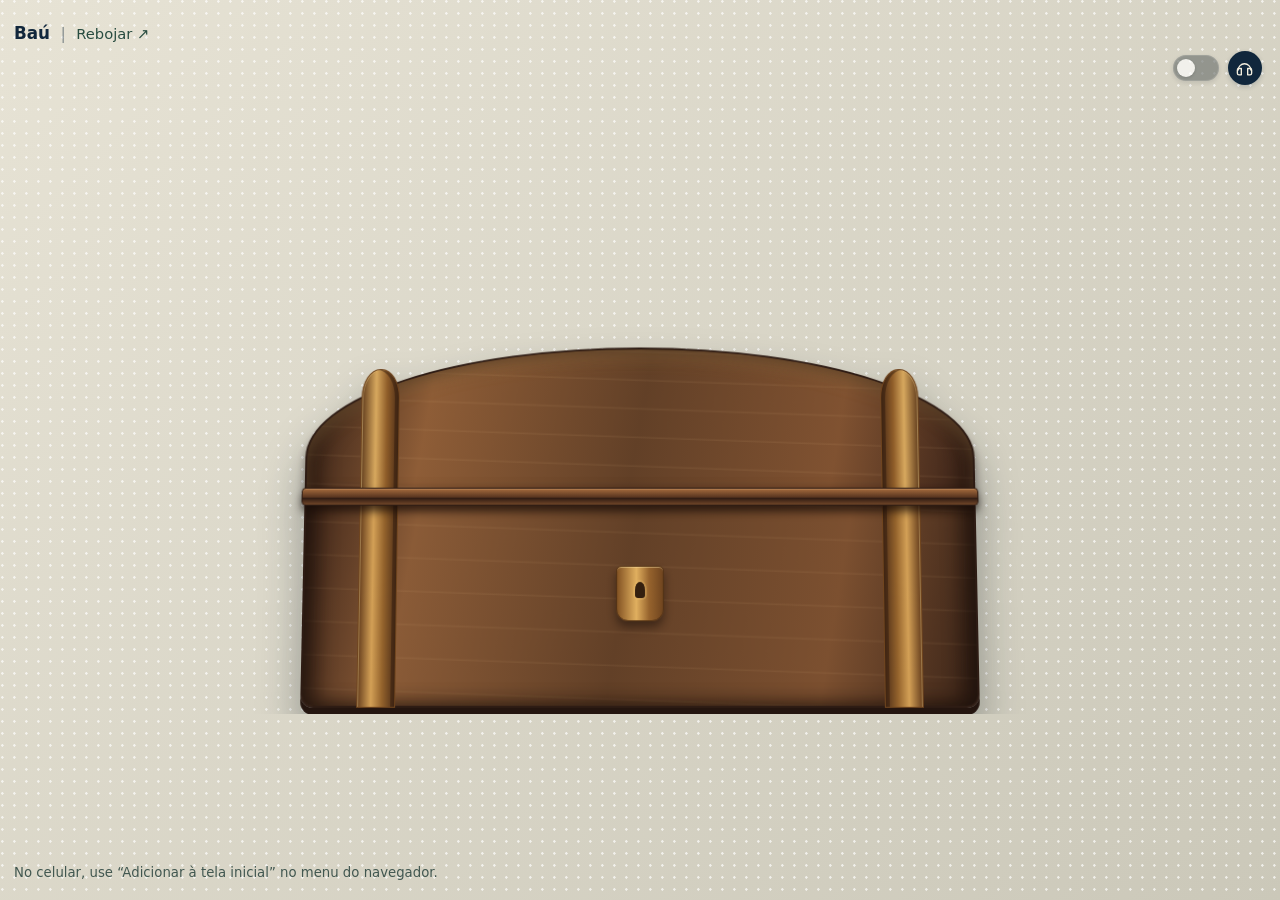
<file: widget-bau/index.html>
<!doctype html><html lang="pt-BR"><head><meta charset="utf-8"><meta content="width=device-width,initial-scale=1" name="viewport"><title>Baú · Rebojar</title><meta content="#11273c" name="theme-color"><script>document.documentElement.dataset.embed="1"===new URLSearchParams(location.search).get("embed")?"1":"0"</script><link href="manifest.webmanifest?v=20261108-1" rel="manifest"><link href="widget-bau-v02.ico?v=20261108-1" rel="icon" type="image/x-icon"><link href="widget-bau-v02-180.png?v=20261108-1" rel="apple-touch-icon"><link href="pagina.min.css" rel="stylesheet"><script defer src="../assets/rebojar-som.min.js?v=20261014-4"></script><script defer src="rebojar-bau.min.js?v=20261014-4"></script><script defer src="demo-bau.min.js"></script><script defer src="portal-bau.min.js?v=20261014-1"></script></head><body><div class="pagina"><header class="cabecalho" data-sem-som-hover><div class="produto-marca"><a class="marca-aplicacao" href="./" aria-label="Início do Baú">Baú</a> <span aria-hidden="true" class="marca-separador">|</span> <a class="marca-rebojar" href="https://rebojar.github.io/">Rebojar ↗</a></div></header><main><rebojar-bau titulo="baú de memórias"><figure class="conteudo-bau foto-exemplo" data-placeholder-bau="foto" slot="conteudo"><figcaption>Uma fotografia pode morar aqui.</figcaption></figure><article class="conteudo-bau" data-placeholder-bau="texto" slot="conteudo" style="--inclinacao:-2deg"><h2>Anotação</h2><p>Textos curtos, cartas e lembranças podem aparecer quando o baú for aberto.</p></article><button type="button" id="guardarLembranca" slot="acoes">+ Guardar algo</button></rebojar-bau></main><footer class="rodape"><span>No celular, use “Adicionar à tela inicial” no menu do navegador.</span></footer></div><dialog id="editorBau" aria-labelledby="editorBauTitulo"><form id="formBau" method="dialog"><div class="editor-cabecalho"><div><small>BAÚ LOCAL</small><h2 id="editorBauTitulo">Guardar uma lembrança</h2></div><button type="button" class="editor-fechar" aria-label="Fechar">×</button></div><label>O que você quer guardar? <select id="tipoLembranca" name="tipo"><option value="texto">Texto</option><option value="foto">Fotografia</option></select></label> <label>Título <input id="tituloLembranca" name="titulo" maxlength="80" placeholder="Uma pequena identificação"></label> <label>Enviar arquivo <input id="arquivoLembranca" name="arquivo" accept="image/*,.txt,.md,text/plain,text/markdown" type="file"> <small class="ajuda-upload">Imagens mudam a opção para Fotografia; arquivos TXT ou Markdown mudam para Texto.</small></label> <label id="campoTexto">Texto <textarea id="textoLembranca" maxlength="1200" name="texto" placeholder="Escreva o que deseja guardar" rows="5"></textarea></label><div hidden id="camposFoto"><label>Legenda <textarea id="legendaLembranca" maxlength="300" name="legenda" placeholder="Conte algo sobre esta fotografia" rows="3"></textarea></label></div><output aria-live="polite" id="estadoEditor"></output><div class="editor-acoes"><button type="button" class="secundario" data-cancelar>Cancelar</button> <button type="submit" class="principal">Guardar no baú</button></div></form></dialog><dialog id="visualizadorBau" aria-label="Lembrança ampliada"><button type="button" class="detalhe-fechar" aria-label="Fechar lembrança ampliada" data-fechar-detalhe>×</button> <button type="button" class="detalhe-remover" id="removerDetalhe">Remover</button><div class="detalhe-conteudo"><img alt="" hidden id="detalheImagem"><h2 id="detalheTitulo" hidden></h2><p hidden id="detalheTexto"></p></div></dialog><script>addEventListener("DOMContentLoaded",()=>requestAnimationFrame(function e(){const n=document.querySelector(".controles-som-site"),t=document.querySelector(".cabecalho");n&&t?t.append(n):requestAnimationFrame(e)}),{once:!0})</script><script>"serviceWorker"in navigator&&location.protocol.startsWith("http")&&addEventListener("load",()=>navigator.serviceWorker.register("./sw.js?v=20261108-1"));</script></body></html>
</file>
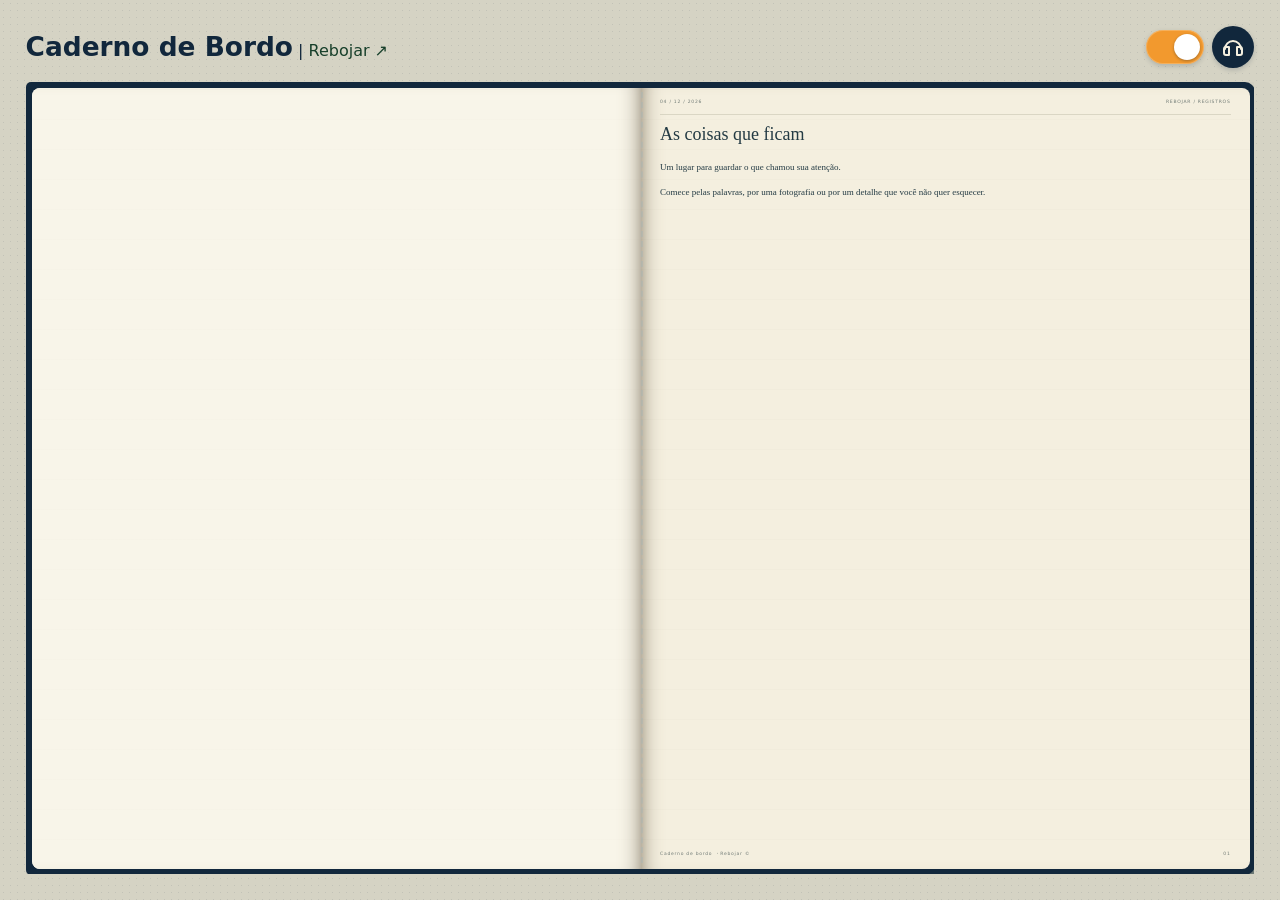
<file: widget-caderno/index.html>
<!doctype html><html lang="pt-BR"><head><meta charset="utf-8"><meta content="width=device-width,initial-scale=1,viewport-fit=cover" name="viewport"><script>document.documentElement.dataset.embed="1"===new URLSearchParams(location.search).get("embed")?"1":"0"</script><title>Widget do Caderno · Rebojar</title><meta content="#11273c" name="theme-color"><link href="manifest.webmanifest" rel="manifest"><link href="widget-caderno-v01.ico" rel="icon" type="image/x-icon"><link href="widget-caderno-v01-180.png" rel="apple-touch-icon"><link href="pagina.min.css?v=20261014-5" rel="stylesheet"></head><body><header class="cabecalho"><p class="produto-marca"><strong>Caderno de Bordo</strong><span aria-hidden="true"> | </span><a href="https://rebojar.github.io/">Rebojar ↗</a></p><div aria-label="Controles de som" class="controles-som"><button aria-checked="true" aria-label="Desativar sons do caderno" class="som-efeitos" id="somWidget" role="switch" title="Sons ligados" type="button"><span aria-hidden="true"></span></button> <a href="https://rebojar.github.io/audicanvas/" aria-label="Abrir o Audicanvas" class="estudio-som-link" title="Audicanvas"><svg aria-hidden="true" viewBox="0 0 24 24"><path d="M4 14a8 8 0 0 1 16 0"/><path d="M6 12H5a2 2 0 0 0-2 2v4a2 2 0 0 0 2 2h3v-8H6Z"/><path d="M18 12h1a2 2 0 0 1 2 2v4a2 2 0 0 1-2 2h-3v-8h2Z"/></svg></a></div></header><main aria-label="Caderno de Bordo" class="widget-caderno"><iframe loading="eager" src="caderno/index.html?widget=1&puro=1" title="Caderno de Bordo"></iframe></main><script>const quadroCaderno=document.querySelector(".widget-caderno iframe"),botaoSom=document.querySelector("#somWidget"),chaveSom="rebojar-caderno-som-v1";let somAtivo=!0;try{const o=localStorage.getItem(chaveSom);null!==o&&(somAtivo="1"===o)}catch{}const atualizarSom=()=>{botaoSom.setAttribute("aria-checked",String(somAtivo)),botaoSom.setAttribute("aria-label",somAtivo?"Desativar sons do caderno":"Ativar sons do caderno"),botaoSom.title=somAtivo?"Sons ligados":"Sons desligados",botaoSom.classList.toggle("som-desligado",!somAtivo),quadroCaderno.contentWindow?.postMessage({tipo:"rebojar:caderno-som",ativo:somAtivo},"*")};botaoSom.addEventListener("click",()=>{somAtivo=!somAtivo;try{localStorage.setItem(chaveSom,somAtivo?"1":"0")}catch{}atualizarSom()}),addEventListener("message",o=>{["rebojar:som","rebojar:caderno-som"].includes(o.data?.tipo)&&"boolean"==typeof o.data.ativo&&(somAtivo=o.data.ativo,atualizarSom())}),quadroCaderno.addEventListener("load",atualizarSom),atualizarSom(),"serviceWorker"in navigator&&"file:"!==location.protocol&&navigator.serviceWorker.register("sw.js").catch(()=>{})</script><script src="/assets/audicanvas-bridge.js?v=a24" defer></script></body></html>
</file>
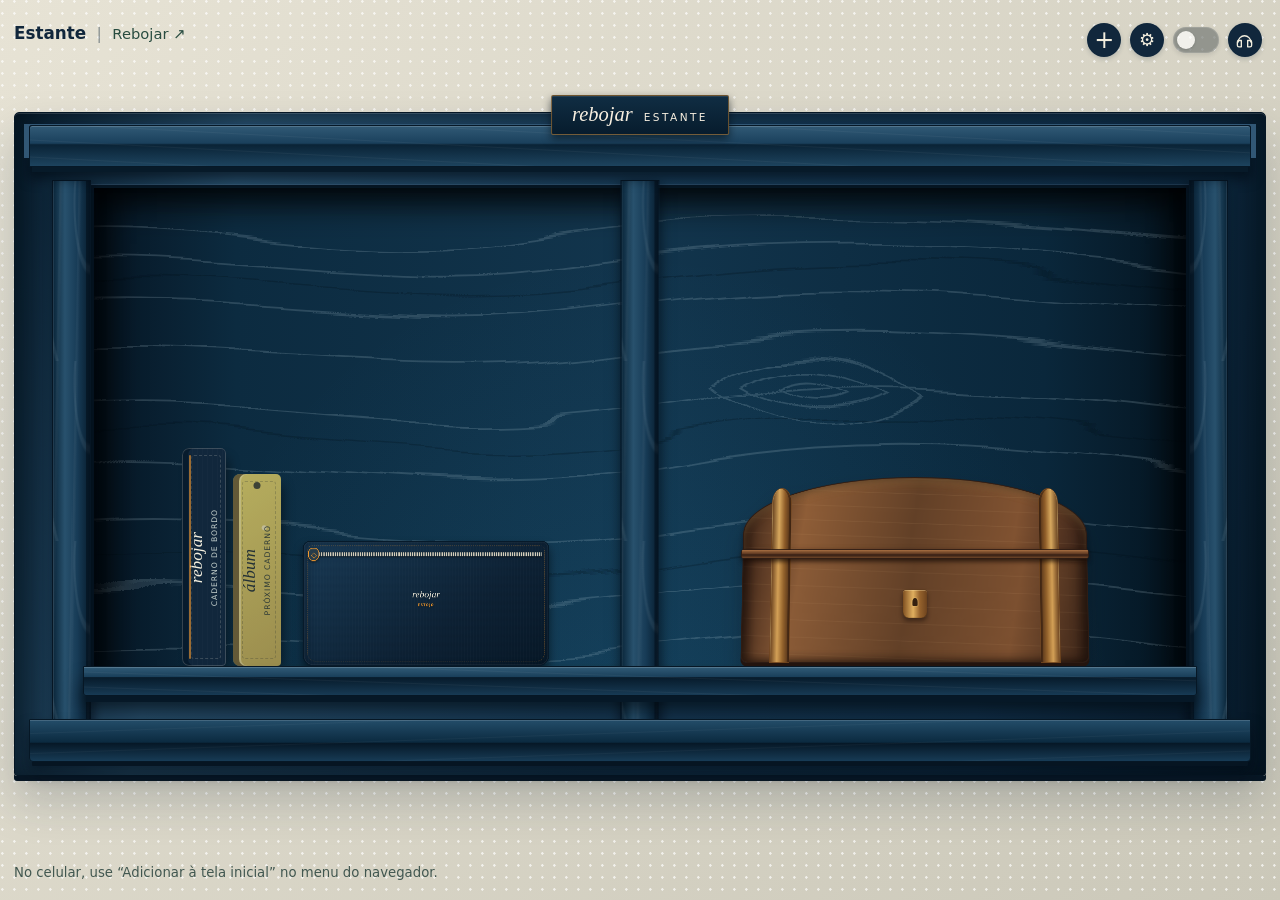
<file: widget-estante/index.html>
<!doctype html><html lang="pt-BR"><head><meta charset="utf-8"><meta content="width=device-width,initial-scale=1,viewport-fit=cover" name="viewport"><meta content="#11273c" name="theme-color"><meta content="Estante Rebojar: acesso ao Caderno de Bordo e aos próximos cadernos do projeto." name="description"><title>Estante · Rebojar</title><link href="manifest.webmanifest" rel="manifest"><link href="widget-estante-v01.ico" rel="icon" type="image/x-icon"><link href="widget-estante-v01-180.png" rel="apple-touch-icon"><link href="pagina.min.css?v=20261014-14" rel="stylesheet"><script>document.documentElement.dataset.embed="1"===new URLSearchParams(location.search).get("embed")?"1":"0"</script><script defer src="../assets/rebojar-som.min.js?v=20261014-4"></script><script defer src="../assets/widget-estante/rebojar-estante.min.js?v=20261115-legibilidade"></script></head><body><main class="pagina"><header class="cabecalho" data-sem-som-hover><div class="produto-marca"><a class="marca-aplicacao" href="./" aria-label="Início da Estante">Estante</a> <span aria-hidden="true" class="marca-separador">|</span> <a class="marca-rebojar" href="https://rebojar.github.io/">Rebojar ↗</a></div><div class="acoes-cabecalho"><button id="adicionarItem" type="button" aria-label="Adicionar item à estante" class="adicionar-item" title="Adicionar item à estante" aria-controls="menuAdicionar" aria-expanded="false">+</button> <button id="organizarItens" type="button" aria-label="Organizar itens da estante" class="organizar-itens" title="Organizar itens da estante" aria-pressed="false">⚙</button></div></header><rebojar-estante destino-bau="../widget-bau/index.html?v=20261014-2" destino-caderno="../widget-caderno/index.html?embed=1&v=20261014-7" mostrar-album mostrar-bau mostrar-estojo proporcao-compacta></rebojar-estante><footer class="rodape"><button id="instalar" type="button" class="instalar" hidden>Colocar no celular</button> <span id="dicaInstalacao">No celular, use “Adicionar à tela inicial” no menu do navegador.</span></footer></main><div class="menu-adicionar" hidden id="menuAdicionar"><button id="alternarCaderno" type="button" aria-checked="true" role="switch"><span>Caderno de Bordo</span><small>Adicionado no nicho da esquerda</small></button> <button id="alternarEstojo" type="button" aria-checked="true" role="switch"><span>Estojo de ferramentas</span><small>Adicionado junto aos cadernos</small></button> <button id="alternarBau" type="button" aria-checked="true" role="switch"><span>Baú de memórias</span><small>Adicionado no nicho da direita</small></button> <button id="adicionarWidgetProprio" type="button"><span>Seu próprio widget</span><small>Colar o endereço para adicionar</small></button><p>Você pode acrescentar à estante um widget criado por você.</p></div><div class="janela-caderno-estante" hidden id="janelaCadernoEstante"><button id="fecharJanelaCaderno" type="button" aria-label="Fechar o Caderno de Bordo">×</button><iframe id="quadroCadernoEstante" loading="lazy" title="Caderno de Bordo"></iframe></div><script>let pedidoInstalacao;const botaoInstalar=document.querySelector("#instalar"),dicaInstalacao=document.querySelector("#dicaInstalacao"),estante=document.querySelector("rebojar-estante"),adicionarItem=document.querySelector("#adicionarItem"),organizarItens=document.querySelector("#organizarItens"),menuAdicionar=document.querySelector("#menuAdicionar"),alternarCaderno=document.querySelector("#alternarCaderno"),alternarEstojo=document.querySelector("#alternarEstojo"),alternarBau=document.querySelector("#alternarBau"),adicionarWidgetProprio=document.querySelector("#adicionarWidgetProprio"),janelaCaderno=document.querySelector("#janelaCadernoEstante"),quadroCaderno=document.querySelector("#quadroCadernoEstante"),fecharJanelaCaderno=document.querySelector("#fecharJanelaCaderno"),chaveCaderno="rebojar-estante-caderno-v1",chaveEstojo="rebojar-estante-estojo-v1",chaveBau="rebojar-estante-bau-v1",chaveWidgetProprio="rebojar-estante-widget-proprio-v1",sincronizarSomCaderno=()=>{const e=Boolean(window.RebojarSom?.ativo);try{quadroCaderno.contentWindow?.postMessage({tipo:"rebojar:som",ativo:e,desbloquear:e},"*")}catch{}},abrirJanelaCaderno=e=>{quadroCaderno.getAttribute("src")!==e&&(quadroCaderno.src=e),janelaCaderno.hidden=!1,requestAnimationFrame(sincronizarSomCaderno)};estante.addEventListener("rebojar-estante:abrir",e=>{"caderno-de-bordo"===e.detail?.projeto&&(e.preventDefault(),"1"!==document.documentElement.dataset.embed?abrirJanelaCaderno(e.detail.destino):parent.postMessage({tipo:"rebojar:estante-abrir",detalhe:e.detail},"*"))}),estante.addEventListener("click",e=>{const a=e.composedPath().find(e=>e?.classList?.contains("caderno"));if(!a)return;if(estante.hasAttribute("modo-organizacao"))return e.preventDefault(),void e.stopPropagation();e.preventDefault();const t={projeto:"caderno-de-bordo",destino:a.href};"1"===document.documentElement.dataset.embed?parent.postMessage({tipo:"rebojar:estante-abrir",detalhe:t},"*"):abrirJanelaCaderno(t.destino)},!0),fecharJanelaCaderno.addEventListener("click",()=>{janelaCaderno.hidden=!0}),janelaCaderno.addEventListener("click",e=>{e.target===janelaCaderno&&(janelaCaderno.hidden=!0)}),quadroCaderno.addEventListener("load",sincronizarSomCaderno),addEventListener("rebojar-som-alterado",sincronizarSomCaderno);const posicionarMenu=()=>{const e=adicionarItem.getBoundingClientRect();menuAdicionar.style.top=`${Math.round(e.bottom+8)}px`,menuAdicionar.style.right=`${Math.max(8,Math.round(innerWidth-e.right))}px`},atualizarCaderno=(e,a=!0)=>{if(estante.toggleAttribute("ocultar-caderno",!e),alternarCaderno.setAttribute("aria-checked",String(e)),alternarCaderno.querySelector("small").textContent=e?"Adicionado no nicho da esquerda":"Adicionar no nicho da esquerda",a)try{localStorage.setItem(chaveCaderno,e?"1":"0")}catch{}},atualizarEstojo=(e,a=!0)=>{if(estante.toggleAttribute("mostrar-estojo",e),alternarEstojo.setAttribute("aria-checked",String(e)),alternarEstojo.querySelector("small").textContent=e?"Adicionado junto aos cadernos":"Adicionar junto aos cadernos",a)try{localStorage.setItem(chaveEstojo,e?"1":"0")}catch{}},atualizarBau=(e,a=!0)=>{if(estante.toggleAttribute("mostrar-bau",e),alternarBau.setAttribute("aria-checked",String(e)),alternarBau.querySelector("small").textContent=e?"Adicionado no nicho da direita":"Adicionar no nicho da direita",a)try{localStorage.setItem(chaveBau,e?"1":"0")}catch{}},atualizarWidgetProprio=(e,a=!0)=>{const t=Boolean(e);if(estante.toggleAttribute("mostrar-widget-personalizado",t),t?estante.setAttribute("widget-personalizado",e):estante.removeAttribute("widget-personalizado"),adicionarWidgetProprio.setAttribute("aria-pressed",String(t)),adicionarWidgetProprio.querySelector("small").textContent=t?"Widget adicionado · clique para trocar":"Colar o endereço para adicionar",a)try{t?localStorage.setItem(chaveWidgetProprio,e):localStorage.removeItem(chaveWidgetProprio)}catch{}},pedirWidgetProprio=()=>{const e=estante.getAttribute("widget-personalizado")||"",a=prompt("Cole o endereço do seu widget. Para removê-lo da estante, apague o endereço e confirme.",e);if(null===a)return;let t=a.trim();if(t){/^[a-zA-Z]:[\\/]/.test(t)&&(t=`file:///${t.replace(/\\/g,"/")}`);try{const e=new URL(t,document.baseURI);if(!["http:","https:","file:"].includes(e.protocol))throw new Error;atualizarWidgetProprio(e.href)}catch{alert("Esse endereço não pôde ser aberto. Use um endereço http, https ou o caminho de um arquivo local.")}}else atualizarWidgetProprio("")};try{atualizarCaderno("0"!==localStorage.getItem(chaveCaderno),!1)}catch{atualizarCaderno(!0,!1)}try{atualizarEstojo("0"!==localStorage.getItem(chaveEstojo),!1)}catch{atualizarEstojo(!0,!1)}try{atualizarBau("0"!==localStorage.getItem(chaveBau),!1)}catch{atualizarBau(!0,!1)}try{atualizarWidgetProprio(localStorage.getItem(chaveWidgetProprio)||"",!1)}catch{atualizarWidgetProprio("",!1)}adicionarItem.addEventListener("click",e=>{e.stopPropagation();const a=menuAdicionar.hidden;menuAdicionar.hidden=!a,adicionarItem.setAttribute("aria-expanded",String(a)),a&&(posicionarMenu(),alternarCaderno.focus())}),organizarItens.addEventListener("click",()=>{const e="true"!==organizarItens.getAttribute("aria-pressed");organizarItens.setAttribute("aria-pressed",String(e)),organizarItens.setAttribute("aria-label",e?"Concluir organização da estante":"Organizar itens da estante"),organizarItens.title=e?"Concluir organização":"Organizar itens da estante",estante.toggleAttribute("modo-organizacao",e),e&&!menuAdicionar.hidden&&(menuAdicionar.hidden=!0,adicionarItem.setAttribute("aria-expanded","false"))}),alternarCaderno.addEventListener("click",()=>atualizarCaderno(estante.hasAttribute("ocultar-caderno"))),alternarEstojo.addEventListener("click",()=>atualizarEstojo(!estante.hasAttribute("mostrar-estojo"))),alternarBau.addEventListener("click",()=>atualizarBau(!estante.hasAttribute("mostrar-bau"))),adicionarWidgetProprio.addEventListener("click",pedirWidgetProprio),addEventListener("resize",()=>{menuAdicionar.hidden||posicionarMenu()},{passive:!0}),document.addEventListener("click",e=>{menuAdicionar.hidden||menuAdicionar.contains(e.target)||e.target===adicionarItem||(menuAdicionar.hidden=!0,adicionarItem.setAttribute("aria-expanded","false"))}),addEventListener("keydown",e=>{if("Escape"!==e.key||janelaCaderno.hidden)return"Escape"===e.key&&estante.hasAttribute("modo-organizacao")?(estante.removeAttribute("modo-organizacao"),organizarItens.setAttribute("aria-pressed","false"),organizarItens.setAttribute("aria-label","Organizar itens da estante"),organizarItens.title="Organizar itens da estante",void organizarItens.focus()):void("Escape"!==e.key||menuAdicionar.hidden||(menuAdicionar.hidden=!0,adicionarItem.setAttribute("aria-expanded","false"),adicionarItem.focus()));janelaCaderno.hidden=!0}),addEventListener("DOMContentLoaded",()=>{requestAnimationFrame(()=>{const e=document.querySelector(".controles-som-site");"1"!==document.documentElement.dataset.embed?e&&(e.prepend(organizarItens),e.prepend(adicionarItem)):e?.remove()})},{once:!0}),addEventListener("beforeinstallprompt",e=>{e.preventDefault(),pedidoInstalacao=e,botaoInstalar.hidden=!1,dicaInstalacao.hidden=!0}),botaoInstalar.addEventListener("click",async()=>{pedidoInstalacao&&(await pedidoInstalacao.prompt(),pedidoInstalacao=void 0,botaoInstalar.hidden=!0)}),"serviceWorker"in navigator&&location.protocol.startsWith("http")&&addEventListener("load",()=>navigator.serviceWorker.register("./sw.js"))</script></body></html>
</file>
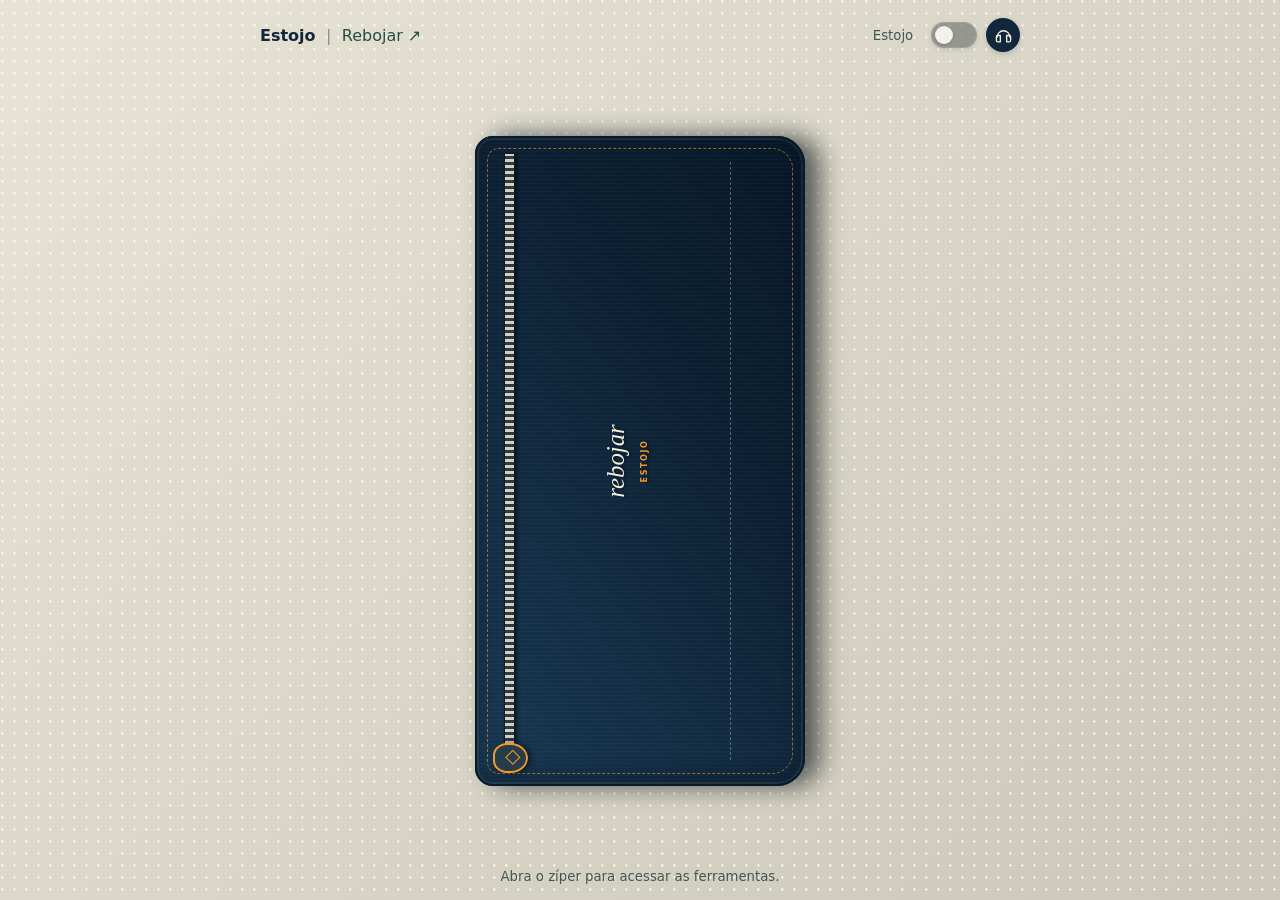
<file: widget-estojo/index.html>
<!doctype html><html lang="pt-BR"><head><meta charset="utf-8"><meta content="width=device-width,initial-scale=1,viewport-fit=cover" name="viewport"><meta content="#11273c" name="theme-color"><meta content="Estojo de ferramentas do Caderno de Bordo · Rebojar." name="description"><title>Estojo · Rebojar</title><link href="manifest.webmanifest" rel="manifest"><link href="widget-estojo-v02.ico?v=20261116-11" rel="icon" type="image/x-icon"><link href="pagina.min.css?v=20261116-11" rel="stylesheet"><script>document.documentElement.dataset.embed="1"===new URLSearchParams(location.search).get("embed")?"1":"0"</script><script defer src="../assets/rebojar-som.min.js?v=20261014-4"></script><script defer src="rebojar-estojo.min.js?v=20261116-11"></script></head><body><main class="pagina"><header class="cabecalho" data-sem-som-hover><div class="produto-marca"><strong>Estojo</strong><span>|</span><a href="https://rebojar.github.io/">Rebojar ↗</a></div><p>Estojo</p></header><rebojar-estojo></rebojar-estojo><footer>Abra o zíper para acessar as ferramentas.</footer></main><script>document.addEventListener("rebojar-estojo:ferramentas",e=>{parent!==window&&parent.postMessage({tipo:"rebojar-estojo:ferramentas",detalhe:e.detail},"*")}),addEventListener("message",e=>{"rebojar-estojo:borracha-cursor"===e.data?.tipo&&document.querySelector("rebojar-estojo")?.definirBorrachaCursor?.(Boolean(e.data.ativa))}),addEventListener("DOMContentLoaded",()=>requestAnimationFrame(function e(){const t=document.querySelector(".controles-som-site"),o=document.querySelector(".cabecalho");t&&o?o.append(t):requestAnimationFrame(e)}),{once:!0}),"serviceWorker"in navigator&&location.protocol.startsWith("http")&&addEventListener("load",()=>navigator.serviceWorker.register("./sw.js"))</script></body></html>
</file>
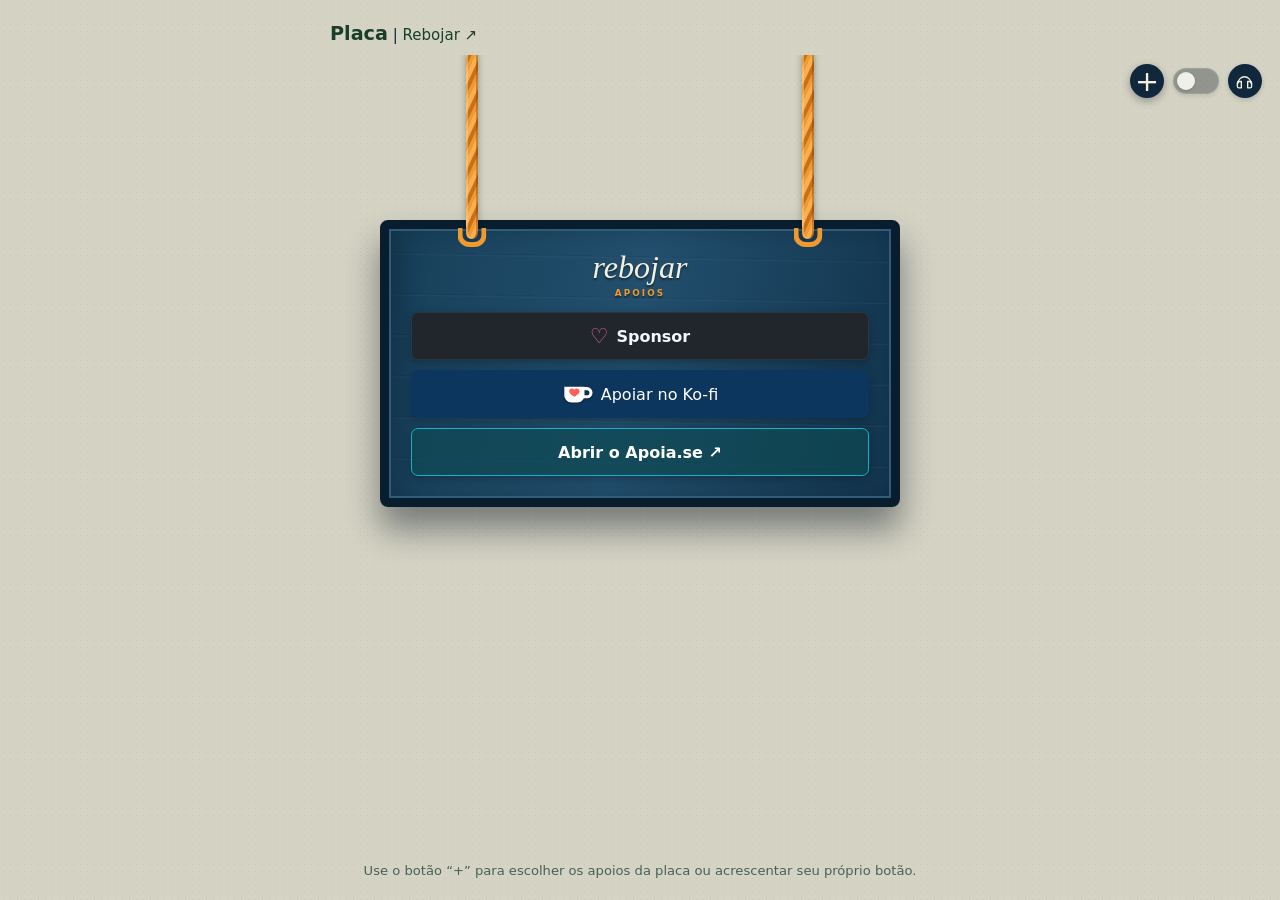
<file: widget-placa/index.html>
<!doctype html>
<html lang="pt-BR">
<head>
  <meta charset="utf-8">
  <meta name="viewport" content="width=device-width,initial-scale=1,viewport-fit=cover">
  <meta name="theme-color" content="#11273c">
  <meta name="description" content="Placa de botões de apoio do Rebojar.">
  <title>Placa · Rebojar</title>
  <link rel="manifest" href="manifest.webmanifest">
  <link rel="icon" href="icone-placa.svg" type="image/svg+xml">
  <link rel="stylesheet" href="pagina.css?v=20261015-1">
  <script>document.documentElement.dataset.embed=new URLSearchParams(location.search).get("embed")==="1"?"1":"0"</script>
  <script defer src="../assets/rebojar-som.min.js?v=20261014-4"></script>
  <script defer src="placa.js?v=20261015-1"></script>
</head>
<body>
  <header class="cabecalho" data-sem-som-hover>
    <div class="produto-marca"><a class="marca-aplicacao" href="./">Placa</a><span aria-hidden="true"> | </span><a href="https://rebojar.github.io/">Rebojar ↗</a></div>
    <button class="adicionar-botao" id="adicionarBotao" type="button" aria-expanded="false" aria-controls="menuAdicionar" aria-label="Escolher botões da placa" title="Escolher botões da placa">+</button>
  </header>

  <main class="palco" aria-label="Placa de apoio Rebojar">
    <div class="corda corda-esquerda" aria-hidden="true"></div>
    <div class="corda corda-direita" aria-hidden="true"></div>
    <section class="placa-apoio">
      <div class="placa-marca" aria-hidden="true"><em>rebojar</em><small>APOIOS</small></div>
      <nav class="botoes-apoio" aria-label="Formas de apoiar o Rebojar">
        <a class="botao-apoio botao-github" data-botao="github" href="https://github.com/sponsors/rebojar" target="_blank" rel="noopener noreferrer"><span aria-hidden="true">♡</span> Sponsor</a>
        <button class="botao-apoio botao-kofi" data-botao="kofi" type="button">
          <svg class="icone-kofi" viewBox="0 0 40 30" aria-hidden="true">
            <path class="xicara-kofi" d="M3 5.5h26v11.2c0 5.2-4.2 9.3-9.3 9.3h-7.4C7.1 26 3 21.9 3 16.7V5.5Z"/>
            <path class="alca-kofi" d="M28.3 8h3.8a5.3 5.3 0 0 1 0 10.6h-3.8"/>
            <path class="coracao-kofi" d="M16 18.4c-4.8-2.7-6.7-4.7-6.7-7.1 0-2 1.5-3.5 3.5-3.5 1.3 0 2.5.7 3.2 1.7.7-1 1.9-1.7 3.2-1.7 2 0 3.5 1.5 3.5 3.5 0 2.4-1.9 4.4-6.7 7.1Z"/>
          </svg>
          <span>Apoiar no Ko-fi</span>
        </button>
        <a class="botao-apoio botao-apoia" data-botao="apoia" href="https://apoia.se/rebojar">Abrir o Apoia.se ↗</a>
        <a class="botao-apoio botao-personalizado" data-botao="personalizado" hidden></a>
      </nav>
    </section>
  </main>

  <p class="instrucao">Use o botão “+” para escolher os apoios da placa ou acrescentar seu próprio botão.</p>

  <div class="menu-adicionar" id="menuAdicionar" hidden>
    <button type="button" role="switch" aria-checked="true" data-alternar="github"><span>GitHub Sponsors</span><small>Exibido na placa</small></button>
    <button type="button" role="switch" aria-checked="true" data-alternar="kofi"><span>Ko-fi</span><small>Exibido na placa</small></button>
    <button type="button" role="switch" aria-checked="true" data-alternar="apoia"><span>Apoia.se</span><small>Exibido na placa</small></button>
    <button type="button" id="botaoPersonalizado"><span>Seu próprio botão</span><small>Dar nome e colar o endereço</small></button>
    <p>Os botões escolhidos ficam guardados neste navegador.</p>
  </div>

  <section class="janela-apoio" id="janelaApoio" hidden aria-label="Plataforma de apoio">
    <button class="janela-apoio-fundo" id="fundoJanelaApoio" type="button" aria-label="Voltar à placa"></button>
    <div class="janela-apoio-conteudo" role="dialog" aria-modal="true" aria-label="Plataforma de apoio">
      <button class="voltar-placa" id="voltarPlaca" type="button">← Voltar</button>
      <iframe id="quadroApoio" title="Plataforma de apoio" loading="lazy"></iframe>
    </div>
  </section>
</body>
</html>
</file>
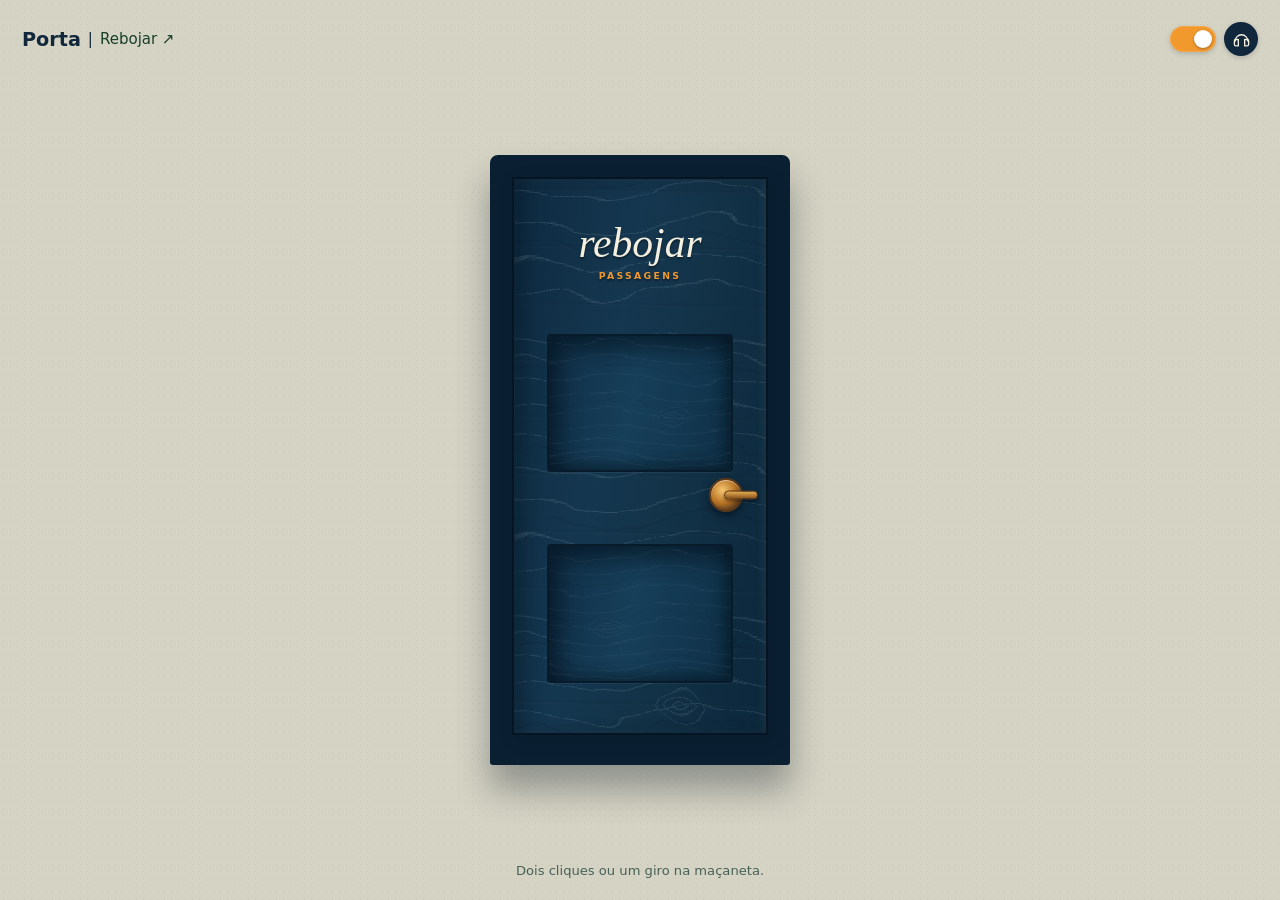
<file: widget-porta/index.html>
<!doctype html>
<html lang="pt-BR">
<head>
  <meta charset="utf-8">
  <meta name="viewport" content="width=device-width,initial-scale=1,viewport-fit=cover">
  <title>Porta · Rebojar</title>
  <meta name="theme-color" content="#11273c">
  <link rel="manifest" href="manifest.webmanifest?v=20261108-1">
  <link rel="icon" href="widget-porta-v01.ico?v=20261108-1" type="image/x-icon">
  <link rel="apple-touch-icon" href="widget-porta-v01-180.png?v=20261108-1">
  <link rel="stylesheet" href="pagina.css?v=20261014-8">
  <script>document.documentElement.dataset.embed=new URLSearchParams(location.search).get("embed")==="1"?"1":"0"</script>
  <script defer src="porta.js?v=20261014-10"></script>
</head>
<body>
  <header class="cabecalho" data-sem-som-hover>
    <div class="produto-marca">
      <strong>Porta</strong><span aria-hidden="true"> | </span><a href="https://rebojar.github.io/">Rebojar ↗</a>
    </div>
    <div class="controles-som" aria-label="Controles de som">
      <button class="controle-som" id="somPorta" type="button" role="switch" aria-checked="true" aria-label="Desativar sons da porta" title="Sons ligados"><span class="som-chave" aria-hidden="true"></span></button>
      <a class="estudio-som" href="https://rebojar.github.io/audicanvas/" aria-label="Abrir o AudiCanvas" title="Abrir o AudiCanvas"><svg viewBox="0 0 24 24" aria-hidden="true"><path d="M4 14a8 8 0 0 1 16 0"/><path d="M6 12H5a2 2 0 0 0-2 2v4a2 2 0 0 0 2 2h3v-8H6Z"/><path d="M18 12h1a2 2 0 0 1 2 2v4a2 2 0 0 1-2 2h-3v-8h2Z"/></svg></a>
    </div>
  </header>
  <main>
    <section class="portal" aria-label="Uma porta que leva a uma sala com outras portas">
      <div class="moldura">
        <div class="sala">
          <p data-texto-editavel="outros-caminhos">outros caminhos</p>
          <div class="portas-internas">
            <button class="porta-interna porta-verde" type="button" data-destino="https://garatujas.tumblr.com/" data-nome="Garatujas" aria-label="Entrar em Garatujas"><span data-texto-editavel="porta-garatujas">Garatujas</span></button>
            <button class="porta-interna porta-azul" type="button" data-destino="https://rebojar.github.io/demonstracao-labvisual/" data-nome="Lab Visual" aria-label="Entrar no Lab Visual"><span data-texto-editavel="porta-lab-visual">Lab Visual</span></button>
            <button class="porta-interna porta-rosa" type="button" data-destino="https://rebojar.github.io/audicanvas/" data-nome="Audio Canvas" aria-label="Entrar no Audio Canvas"><span data-texto-editavel="porta-audio-canvas">Audio Canvas</span></button>
            <button class="porta-interna porta-amarela" type="button" data-destino="https://rebojar.github.io/galeria/" data-nome="Galeria" aria-label="Entrar na Galeria"><span data-texto-editavel="porta-galeria">Galeria</span></button>
            <button class="porta-interna porta-laranja" type="button" data-destino="../caderno-de-bordo/" data-destino-arquivo="../caderno-de-bordo/index.html" data-nome="Caderno de Bordo" aria-label="Entrar no Caderno de Bordo"><span data-texto-editavel="porta-caderno">Caderno de Bordo</span></button>
            <button class="porta-interna porta-violeta" type="button" aria-disabled="true" aria-label="Passagem futura"><span data-texto-editavel="porta-futura">Em breve</span></button>
          </div>
        </div>
        <div class="folha-porta">
          <span class="placa"><em data-texto-editavel="marca">rebojar</em><small data-texto-editavel="tipo">passagens</small></span>
          <span class="relevo relevo-superior"></span>
          <span class="relevo relevo-inferior"></span>
          <button class="macaneta" type="button" aria-expanded="false" aria-label="Abrir a porta; dê dois cliques ou gire a maçaneta">
            <span></span>
          </button>
        </div>
        <div class="passagem-escolhida" aria-hidden="true">
          <span></span>
          <i></i>
          <strong class="passagem-instrucao">Clique outra vez ou gire a maçaneta para entrar</strong>
          <button class="passagem-macaneta" type="button" disabled aria-label="Abrir a passagem escolhida"></button>
        </div>
      </div>
    </section>
  </main>
  <p class="instrucao" data-texto-editavel="instrucao">Dois cliques ou um giro na maçaneta.</p>
  <script>if("serviceWorker" in navigator && location.protocol.startsWith("http")){addEventListener("load",()=>navigator.serviceWorker.register("./sw.js?v=20261108-1"));}</script>
  <script src="/assets/audicanvas-bridge.js?v=a24" defer></script>
</body>
</html>
</file>
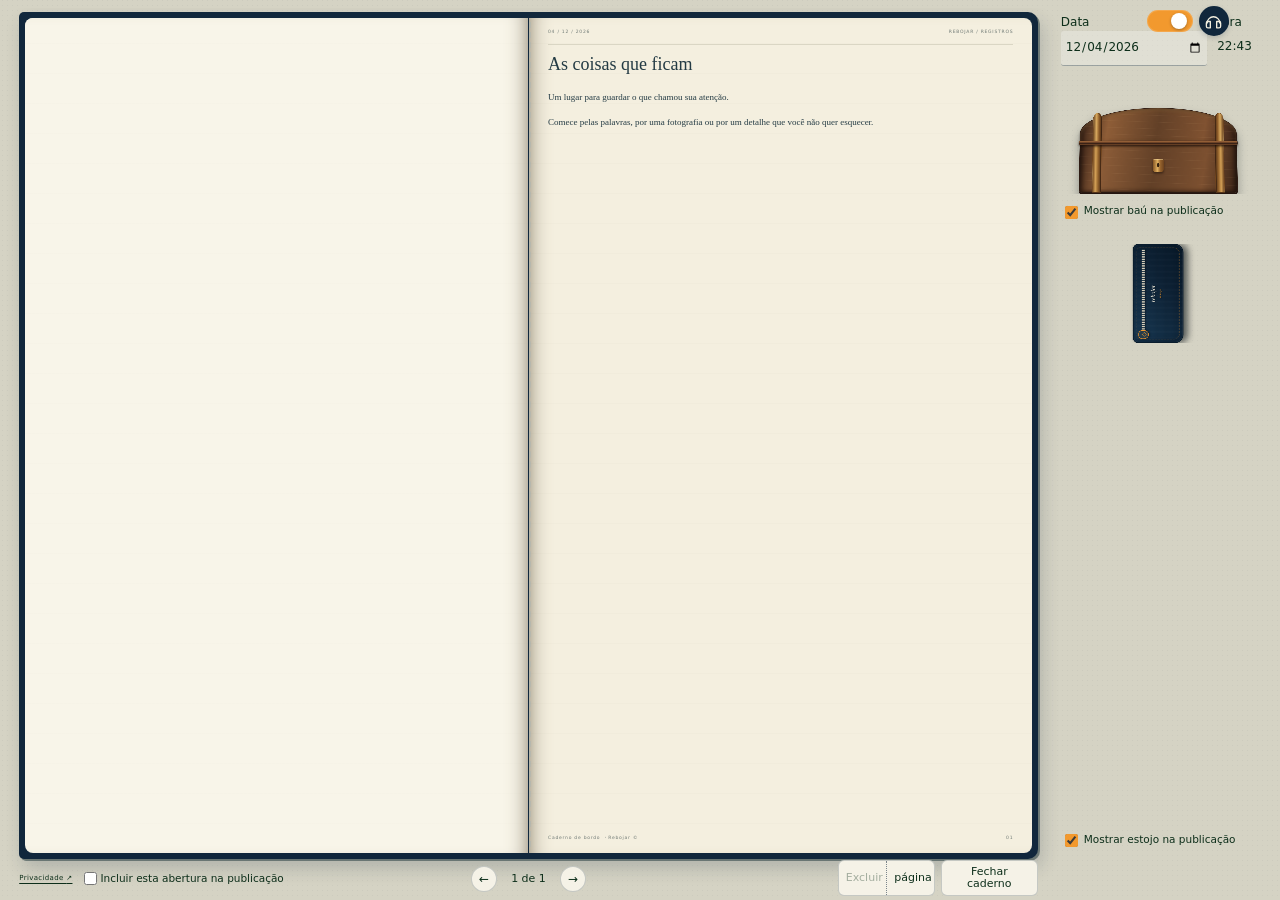
<file: widget-caderno/caderno/index.html>
<!doctype html><html lang="pt-BR"><head><meta name="impact-site-verification" value="805db560-7796-452d-81ab-612234d1e7b7"><meta charset="utf-8"><meta name="viewport" content="width=device-width,initial-scale=1"><title>Caderno de bordo · Rebojar</title><link href="https://rebojar.github.io/caderno-de-bordo/feed.xml" rel="alternate" type="application/rss+xml" title="Caderno de Bordo · Rebojar"><script>{const e=new URLSearchParams(location.search);document.documentElement.dataset.widget="1"===e.get("widget")?"1":"0",document.documentElement.dataset.puro="1"===e.get("puro")?"1":"0"}</script><link href="estilo.min.css" rel="stylesheet"><link href="widget-caderno-v01.ico" rel="icon" type="image/x-icon"><link href="widget-caderno-v01-180.png" rel="apple-touch-icon"></head><meta name="impact-site-verification" value="ebc45a79-d5d0-4524-919f-0ae8fdcdf49e"><body><header class="barra"><div class="produto-marca"><a class="marca-aplicacao" href="./" aria-label="Início do Caderno de Bordo">Caderno de Bordo</a><span aria-hidden="true" class="marca-separador">|</span><a class="marca-rebojar" href="https://rebojar.github.io/">Rebojar ↗</a></div><a class="rss-link" href="https://rebojar.github.io/caderno-de-bordo/feed.xml" aria-label="Acompanhar o Caderno de Bordo por RSS" title="Acompanhar por RSS"><svg aria-hidden="true" viewBox="0 0 24 24"><circle cx="5" cy="19" r="2.1"/><path d="M3 11a10 10 0 0 1 10 10h3A13 13 0 0 0 3 8v3zm0-6a16 16 0 0 1 16 16h3A19 19 0 0 0 3 2v3z"/></svg></a><span id="status" role="status">Abrindo caderno…</span><button id="backup">Guardar cópia</button><button id="restaurar">Abrir cópia</button><button id="exportar">Exportar leitura</button><button id="abrirEstante" class="abrir-estante" aria-label="Abrir a Estante Rebojar" title="Abrir a Estante Rebojar" type="button"><img alt="" src="../../widget-estante/widget-estante-v01-192.png"></button><button id="conta" class="conta-botao" type="button">Entrar</button><button id="somEfeitos" class="som-efeitos" aria-label="Desativar sons do caderno" title="Sons ligados" type="button" aria-checked="true" role="switch"><span aria-hidden="true" class="som-chave"></span></button><a class="estudio-som-link" href="https://rebojar.github.io/audicanvas/" aria-label="Abrir o Audicanvas" title="Audicanvas · em preparação"><svg aria-hidden="true" viewBox="0 0 24 24"><path d="M4 14a8 8 0 0 1 16 0"/><path d="M6 12H5a2 2 0 0 0-2 2v4a2 2 0 0 0 2 2h3v-8H6Z"/><path d="M18 12h1a2 2 0 0 1 2 2v4a2 2 0 0 1-2 2h-3v-8h2Z"/></svg></a></header><main><section aria-label="Seu caderno" class="mesa"><div class="encadernacao"><div class="costura"></div><section aria-label="Capa do caderno" hidden id="capa"><span id="capaLinha" role="textbox" aria-label="Texto superior da capa" contenteditable="plaintext-only"></span><h1 aria-label="Nome do caderno" contenteditable="plaintext-only" id="nome" role="textbox" spellcheck="true"></h1><p id="capaSubtitulo" aria-label="Subtítulo da capa" contenteditable="plaintext-only" role="textbox"></p><button id="margemCapa" class="margem margem-direita" aria-label="Abrir caderno pela margem" title="Clique ou arraste para a esquerda"></button></section><article aria-label="Página esquerda" class="pagina-esquerda" id="folhaEsquerda"></article><article aria-label="Página direita" class="folha"><button id="margemEsquerda" class="margem margem-esquerda" aria-label="Virar para a página anterior ou fechar a capa" title="Clique ou arraste para a direita"></button><button id="margemDireita" class="margem margem-direita" aria-label="Virar para a próxima página" title="Clique ou arraste para a esquerda"></button><div class="cabecalho-folha"><span id="dataVista"></span><span id="registroVista" role="textbox" aria-label="Identificação desta página" contenteditable="plaintext-only" spellcheck="true"></span></div><h2 id="tituloVista" aria-label="Título da página" contenteditable="plaintext-only" data-placeholder="Título deste dia" role="textbox" spellcheck="true"></h2><div id="palavras" aria-label="Texto da página" aria-multiline="true" contenteditable="plaintext-only" data-placeholder="O que ficou deste dia?" role="textbox" spellcheck="true"></div><div id="mural" aria-label="Fotografias"></div><div class="rodape-folha"><span id="nomeVista"></span><span id="numero"></span></div></article></div><nav aria-label="Folhear caderno" class="folhear"><button id="anterior" aria-label="Página anterior">←</button><span id="contador"></span><button id="proxima" aria-label="Próxima página">→</button><span class="publicacao-rodape"><a class="privacidade-link" href="https://rebojar.github.io/#privacidade-caderno-de-bordo" aria-label="Privacidade do Caderno de Bordo no portal Rebojar">Privacidade <span aria-hidden="true">↗</span></a><label class="check publicacao-selecao"><input id="publicar" type="checkbox"> Incluir esta abertura na publicação</label></span></nav></section><section aria-label="Ferramentas do caderno" class="lateral-edicao"><div class="data-hora"><label>Data<input id="data" type="date"></label><label>Hora<output id="horaAtual"></output></label></div><section aria-label="Escolher uma fotografia no baú" class="seletor-bau-caderno"><iframe data-local-src="widgets/bau/index.html?embed=1" loading="eager" title="Escolher uma fotografia no baú"></iframe></section><label class="check publicacao-bau"><input id="mostrarBauPublicacao" type="checkbox" checked> Mostrar baú na publicação</label><aside aria-label="Estojo de ferramentas" class="editor-texto widget-estojo-caderno"><iframe data-local-src="../../Widget-Estojo/index.html?embed=1" loading="eager" title="Estojo de ferramentas"></iframe><div class="editor-ponte" hidden aria-hidden="true"><button id="foto" tabindex="-1" type="button">+ Fotografia</button><span id="editorHint" aria-live="polite"></span><input id="textColor" type="color" value="#243b44"><input id="fontSize" type="number" value="12" max="96" min="6"><output id="textAlphaValue">100%</output><input id="textAlpha" type="range" value="100" max="100" min="0"><div class="cores-recentes" id="coresTexto"></div><input id="markColor" type="color" value="#E8D73A"><output id="markAlphaValue">100%</output><input id="markAlpha" type="range" value="100" max="100" min="0"><div class="cores-recentes" id="coresGrifo"></div></div></aside><label class="check publicacao-estojo"><input id="mostrarEstojoPublicacao" type="checkbox" checked> Mostrar estojo na publicação</label><div class="acoes-caderno" aria-label="Ações do caderno"><div class="excluir-dividido" aria-label="Excluir uma página desta abertura" role="group"><button id="excluirEsquerda" class="discreto" aria-label="Excluir página esquerda" title="Excluir a página esquerda">Excluir</button><button id="excluirDireita" class="discreto" aria-label="Excluir página direita" title="Excluir a página direita">página</button></div><button id="fecharCaderno">Fechar caderno</button></div></section></main><div id="fotosLivres" aria-label="Fotografias soltas fora do caderno"></div><input id="arquivoFoto" type="file" accept="image/jpeg,image/png,image/webp" hidden multiple><input id="arquivoBackup" type="file" accept="application/json,.json" hidden><dialog id="estanteDialog" class="estante-dialog" aria-label="Estante Rebojar"><button id="fecharEstante" class="fechar-estante" aria-label="Fechar a estante" type="button">Fechar ×</button><iframe data-local-src="widgets/estante/index.html?embed=1&v=20261013-17" loading="eager" title="Estante Rebojar"></iframe><label class="check publicacao-estante"><input id="publicarEstante" type="checkbox" checked> Publicar o widget da estante</label></dialog><dialog id="ampliacao"><button id="fechar">Fechar ×</button><figure><img alt=""><figcaption></figcaption></figure></dialog><dialog id="pedagioExportacao" class="pedagio-exportacao" aria-labelledby="pedagioTitulo"><button id="fecharPedagio" class="fechar-pedagio" aria-label="Fechar">Fechar ×</button><p class="pedagio-selo">EXPORTAR LEITURA</p><h2 id="pedagioTitulo">Escolha sua exportação</h2><p>A compra libera somente o arquivo de leitura que você preparou nesta demonstração. O aplicativo completo continua sendo um produto separado.</p><div class="opcoes-pagamento" id="opcoesPagamento"><button id="comprarAvulsa" data-plano="single"><strong>R$ 1</strong><span>Uma exportação</span></button><button id="assinarMensal" data-plano="monthly"><strong>R$ 3/mês</strong><span>Exportações liberadas</span></button></div><button id="voltarPlanos" class="voltar-planos" hidden>← Voltar às opções</button><div class="stripe-checkout" id="stripeCheckout" hidden></div><div class="conta-exportacao"><p id="estadoContaPagamento">A exportação avulsa não exige conta. Entre somente para assinar ou recuperar uma assinatura.</p><button id="abrirContaPagamento" type="button">Entrar ou criar conta</button></div><output id="estadoApoio" aria-live="polite" class="estado-apoio"></output><small>O pagamento é processado com segurança pelo Stripe. O Rebojar não recebe o que você escreveu no caderno nem os dados completos do seu cartão.</small></dialog><dialog id="contaUsuario" class="conta-usuario" aria-labelledby="contaTitulo"><button id="fecharConta" class="fechar-conta" aria-label="Fechar" type="button">Fechar ×</button><p class="conta-selo">CONTA DO CADERNO</p><h2 id="contaTitulo">Seu acesso</h2><p id="estadoConta">A conta é usada somente para a assinatura mensal e sua recuperação.</p><div class="formularios-conta" id="formulariosConta"><form id="entrarConta"><h3>Entrar</h3><label for="emailConta">E-mail</label><input id="emailConta" type="email" autocomplete="email" required maxlength="254"><label for="senhaConta">Senha</label><input id="senhaConta" type="password" autocomplete="current-password" required minlength="8"><button type="submit">Entrar</button><button id="esqueciSenha" class="conta-link" type="button">Esqueci minha senha</button></form><form id="criarConta"><h3>Criar conta</h3><label for="novoEmailConta">E-mail</label><input id="novoEmailConta" type="email" autocomplete="email" required maxlength="254"><label for="novaSenhaConta">Senha</label><input id="novaSenhaConta" type="password" autocomplete="new-password" required minlength="8"><button type="submit">Criar conta</button></form></div><form id="redefinirSenha" class="redefinir-senha" hidden><h3>Escolha uma nova senha</h3><label for="senhaRecuperada">Nova senha</label><input id="senhaRecuperada" type="password" autocomplete="new-password" required minlength="8"><button type="submit">Salvar nova senha</button></form><button id="gerenciarAssinatura" hidden type="button">Gerenciar assinatura</button><button id="sairConta" hidden type="button">Sair da conta</button><output id="mensagemConta" aria-live="polite" class="mensagem-conta"></output><small>A conta guarda apenas a identificação necessária para recuperar a assinatura mensal. O conteúdo do caderno continua somente nesta visita.</small></dialog><script src="caderno.min.js"></script><script src="/assets/audicanvas-bridge.js?v=a24" defer></script></body></html>
</file>
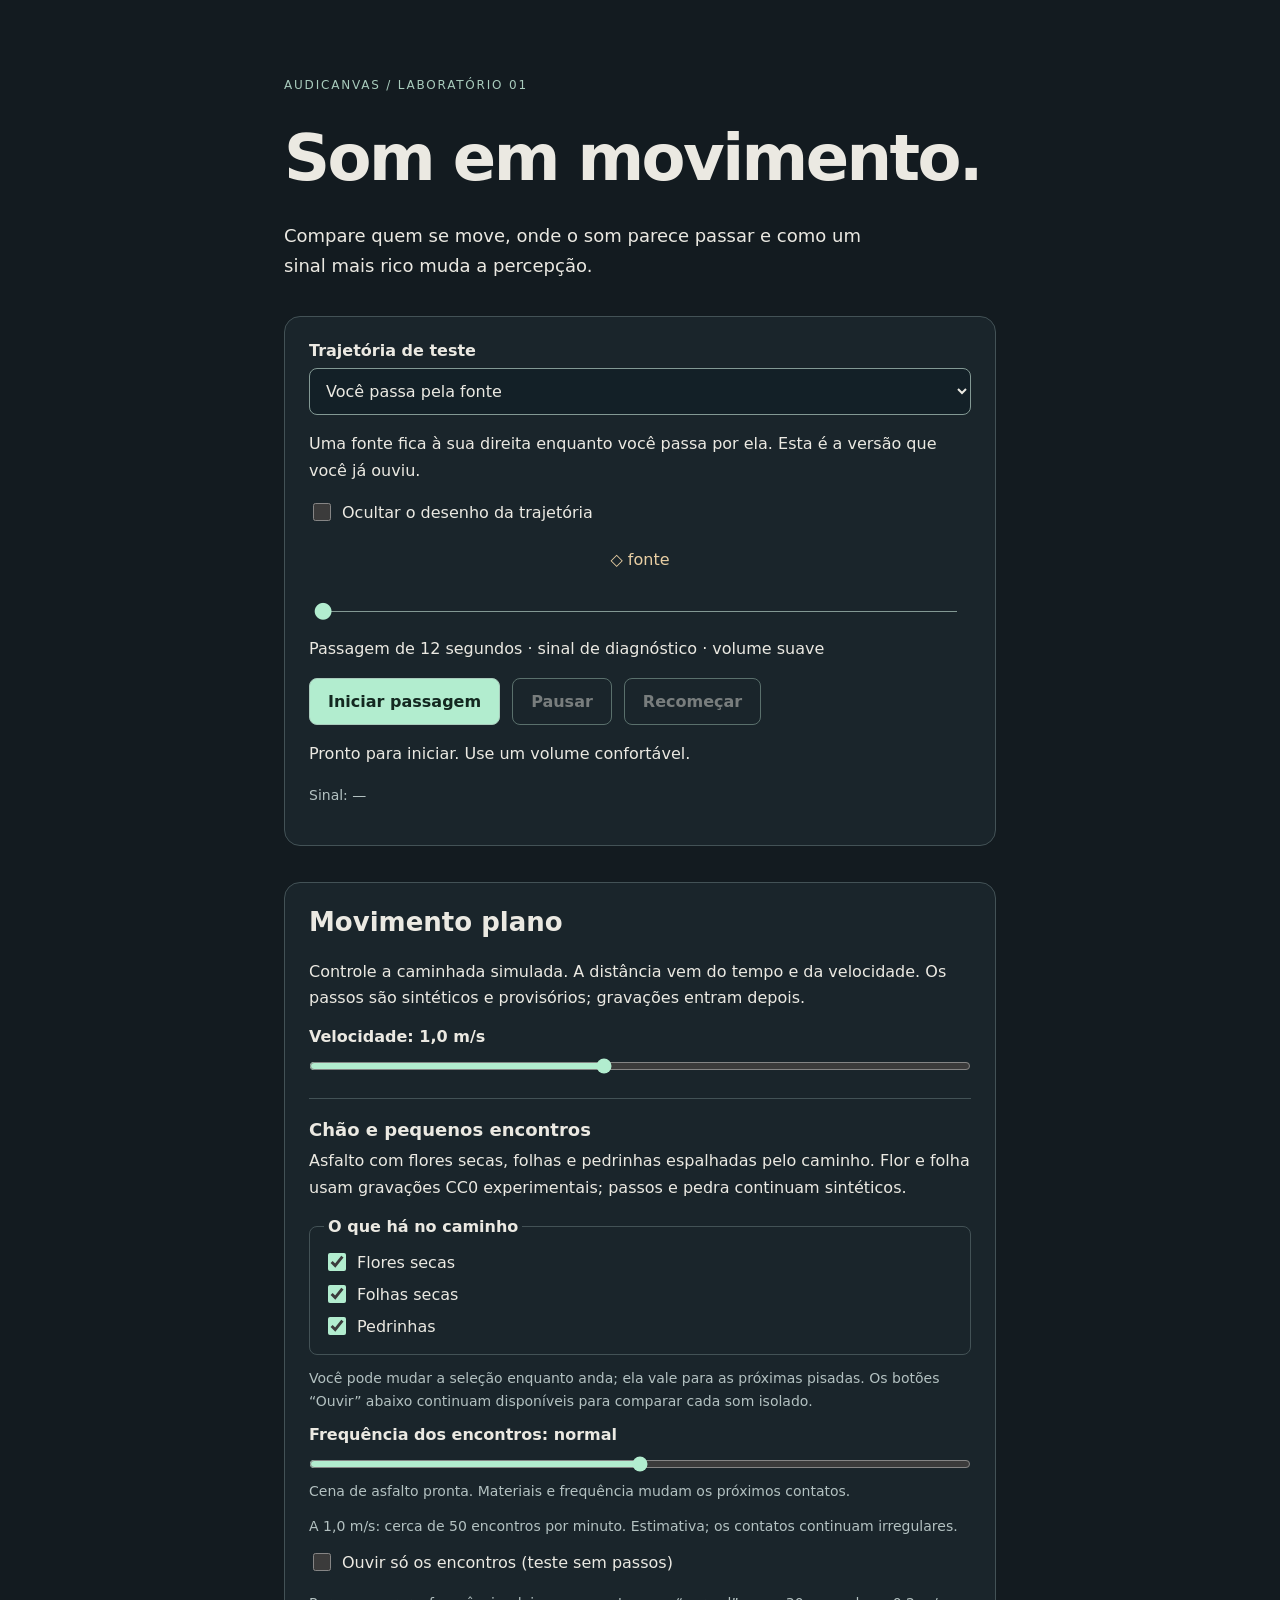
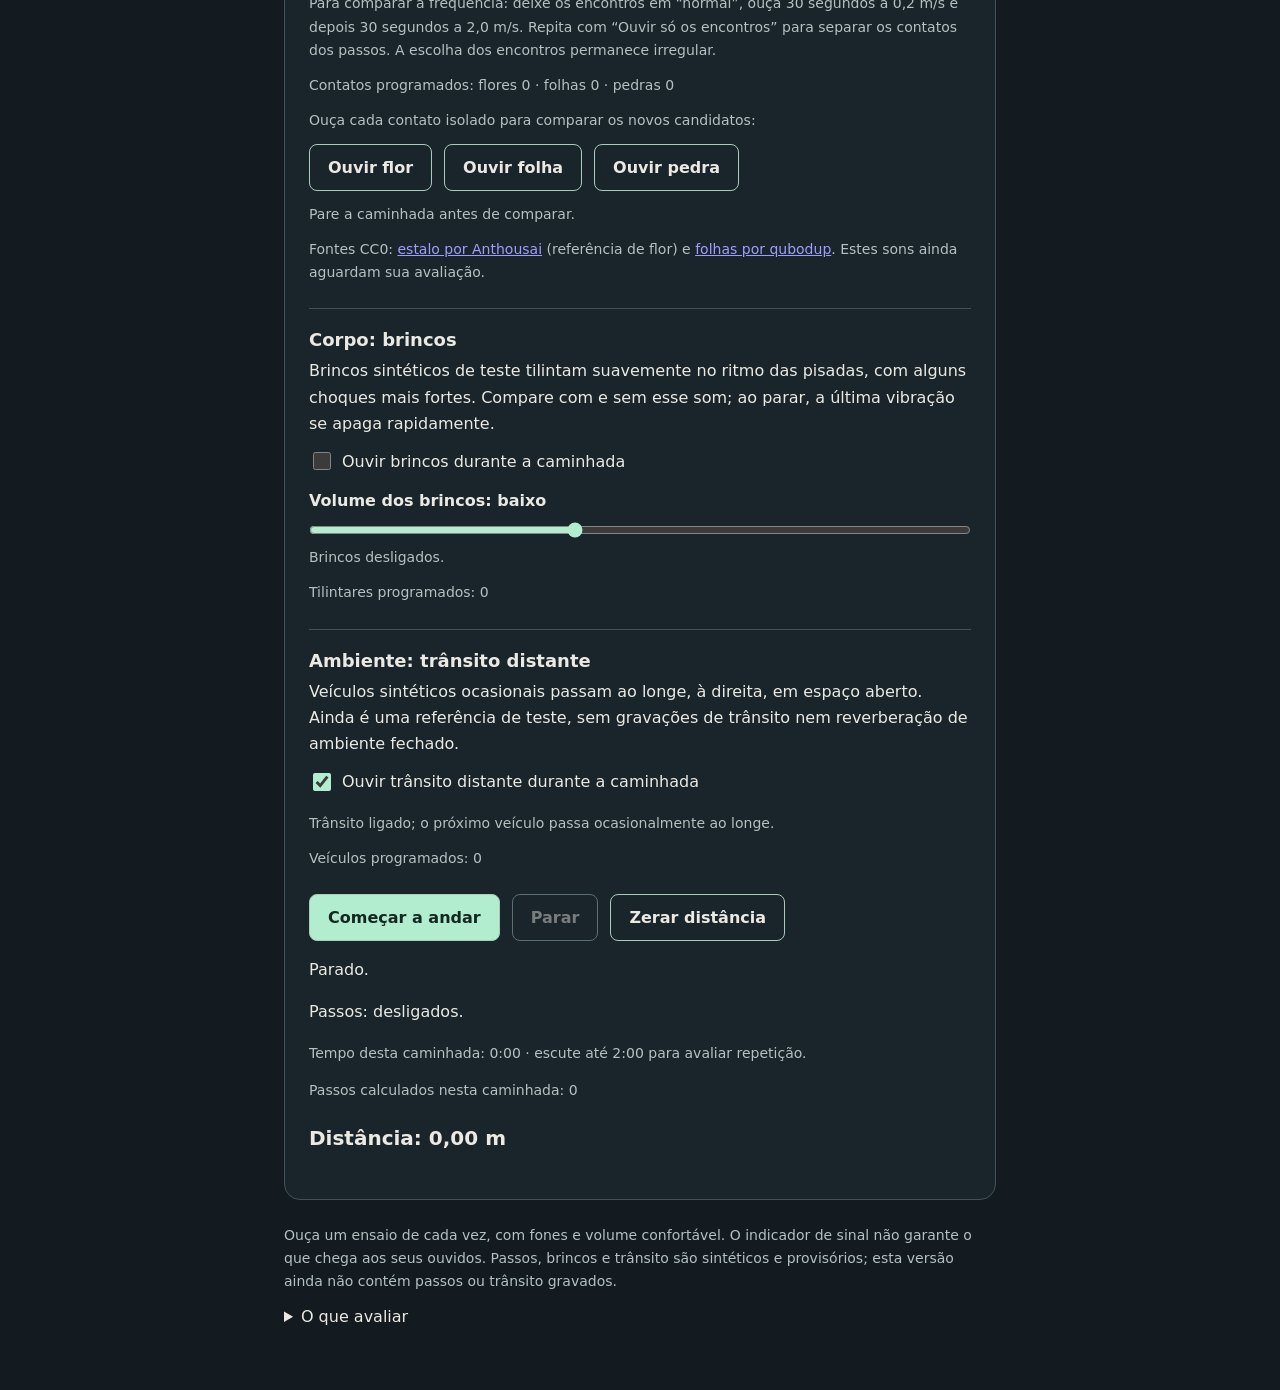
<file: audicanvas-gate6-51383ab/apps/web/index.html>
<!doctype html>
<html lang="pt-BR">
<head>
  <meta charset="utf-8"><meta name="viewport" content="width=device-width,initial-scale=1">
  <title>AUDICANVAS · Ensaio espacial</title>
  <link rel="stylesheet" href="./style.css?v=28727a895113">
</head>
<body>
  <main>
    <p class="eyebrow">AUDICANVAS / LABORATÓRIO 01</p>
    <h1>Som em movimento.</h1>
    <p class="intro">Compare quem se move, onde o som parece passar e como um sinal mais rico muda a percepção.</p>
    <section aria-label="Ensaio de áudio">
      <label for="scene">Trajetória de teste</label>
      <select id="scene">
        <option value="pass">Você passa pela fonte</option>
        <option value="cross">Fonte cruza à sua frente</option>
        <option value="far">Você se afasta mais</option>
        <option value="pass-right">Passagem mais à direita (novo teste)</option>
        <option value="pass-right-rich">Mesmo trajeto, som mais rico (novo teste)</option>
      </select>
      <p id="scene-description">Uma fonte fica à sua direita enquanto você passa por ela.</p>
      <label class="blind-toggle" for="hide-track"><input id="hide-track" type="checkbox"> Ocultar o desenho da trajetória</label>
      <div class="track" aria-hidden="true"><span id="listener">●</span><span id="source" class="source">◇ fonte</span></div>
      <p>Passagem de 12 segundos · sinal de diagnóstico · volume suave</p>
      <div class="buttons"><button id="start">Iniciar passagem</button><button id="stop" disabled>Pausar</button><button id="restart" disabled>Recomeçar</button></div>
      <p id="status" role="status">Pronto para iniciar. Use um volume confortável.</p>
      <p id="signal">Sinal: —</p>
    </section>
    <section aria-label="Laboratório de movimento">
      <h2>Movimento plano</h2>
      <p>Controle a caminhada simulada. A distância vem do tempo e da velocidade. Os passos são sintéticos e provisórios; gravações entram depois.</p>
      <label for="movement-speed">Velocidade: <output id="movement-speed-value" for="movement-speed">1,0 m/s</output></label>
      <input id="movement-speed" type="range" min="0.2" max="2" step="0.1" value="1">
      <div class="ground-controls">
        <h3>Chão e pequenos encontros</h3>
        <p>Asfalto com flores secas, folhas e pedrinhas espalhadas pelo caminho. Flor e folha usam gravações CC0 experimentais; passos e pedra continuam sintéticos.</p>
        <fieldset class="material-choice">
          <legend>O que há no caminho</legend>
          <label class="blind-toggle" for="material-flower"><input id="material-flower" type="checkbox" data-material-kind="dry_flower" checked disabled> Flores secas</label>
          <label class="blind-toggle" for="material-leaf"><input id="material-leaf" type="checkbox" data-material-kind="dry_leaf" checked disabled> Folhas secas</label>
          <label class="blind-toggle" for="material-pebble"><input id="material-pebble" type="checkbox" data-material-kind="pebble" checked disabled> Pedrinhas</label>
        </fieldset>
        <p class="note">Você pode mudar a seleção enquanto anda; ela vale para as próximas pisadas. Os botões “Ouvir” abaixo continuam disponíveis para comparar cada som isolado.</p>
        <label for="interaction-density">Frequência dos encontros: <output id="interaction-density-value" for="interaction-density">normal</output></label>
        <input id="interaction-density" type="range" min="0" max="2" step="0.1" value="1" disabled>
        <p id="interaction-status" class="note">Preparando a cena de chão…</p>
        <p id="encounter-speed-note" class="note">A velocidade também ajusta os encontros automaticamente.</p>
        <label class="blind-toggle" for="isolate-contacts"><input id="isolate-contacts" type="checkbox">Ouvir só os encontros (teste sem passos)</label>
        <p class="note">Para comparar a frequência: deixe os encontros em “normal”, ouça 30 segundos a 0,2 m/s e depois 30 segundos a 2,0 m/s. Repita com “Ouvir só os encontros” para separar os contatos dos passos. A escolha dos encontros permanece irregular.</p>
        <p class="note">Contatos programados: flores <output id="flower-count">0</output> · folhas <output id="leaf-count">0</output> · pedras <output id="pebble-count">0</output></p>
        <p class="note">Ouça cada contato isolado para comparar os novos candidatos:</p>
        <div class="buttons contact-preview"><button type="button" data-contact-kind="dry_flower">Ouvir flor</button><button type="button" data-contact-kind="dry_leaf">Ouvir folha</button><button type="button" data-contact-kind="pebble">Ouvir pedra</button></div>
        <p id="contact-preview-status" class="note" role="status">Pare a caminhada antes de comparar.</p>
        <p class="note">Fontes CC0: <a href="https://freesound.org/people/Anthousai/sounds/399334/">estalo por Anthousai</a> (referência de flor) e <a href="https://lpc.opengameart.org/content/20-rustles-dry-leaves">folhas por qubodup</a>. Estes sons ainda aguardam sua avaliação.</p>
      </div>
      <div class="ground-controls">
        <h3>Corpo: brincos</h3>
        <p>Brincos sintéticos de teste tilintam suavemente no ritmo das pisadas, com alguns choques mais fortes. Compare com e sem esse som; ao parar, a última vibração se apaga rapidamente.</p>
        <label class="blind-toggle" for="body-earrings"><input id="body-earrings" type="checkbox"> Ouvir brincos durante a caminhada</label>
        <label for="body-volume">Volume dos brincos: <output id="body-volume-value" for="body-volume">baixo</output></label>
        <input id="body-volume" type="range" min="0" max="1" step="0.1" value="0.4">
        <p id="body-status" class="note">Brincos desligados.</p>
        <p class="note">Tilintares programados: <output id="body-count">0</output></p>
      </div>
      <div class="ground-controls">
        <h3>Ambiente: trânsito distante</h3>
        <p>Veículos sintéticos ocasionais passam ao longe, à direita, em espaço aberto. Ainda é uma referência de teste, sem gravações de trânsito nem reverberação de ambiente fechado.</p>
        <label class="blind-toggle" for="world-traffic"><input id="world-traffic" type="checkbox" checked disabled> Ouvir trânsito distante durante a caminhada</label>
        <p id="traffic-status" class="note">Preparando a cena de trânsito…</p>
        <p class="note">Veículos programados: <output id="traffic-count">0</output></p>
      </div>
      <div class="buttons"><button id="movement-start">Começar a andar</button><button id="movement-stop" disabled>Parar</button><button id="movement-reset">Zerar distância</button></div>
      <p id="movement-status" role="status">Parado.</p>
      <p id="step-status">Passos: desligados.</p>
      <p class="note">Tempo desta caminhada: <output id="movement-elapsed">0:00</output> · escute até 2:00 para avaliar repetição.</p>
      <p class="note">Passos calculados nesta caminhada: <output id="step-count">0</output></p>
      <p class="distance">Distância: <output id="movement-distance">0,00 m</output></p>
    </section>
    <p class="note">Ouça um ensaio de cada vez, com fones e volume confortável. O indicador de sinal não garante o que chega aos seus ouvidos. Passos, brincos e trânsito são sintéticos e provisórios; esta versão ainda não contém passos ou trânsito gravados.</p>
    <details><summary>O que avaliar</summary><ol><li>Na primeira trajetória, parece que você se move ou que algo passa por você?</li><li>Na segunda, o som cruza da direita para a esquerda à sua frente?</li><li>Na terceira, ele termina mais distante atrás?</li><li>Nas duas opções novas, a fonte parece ficar à direita? O som mais rico ajuda ou atrapalha?</li><li>Pausar e continuar preserva o ponto da passagem?</li></ol><p>Registrar fone/dispositivo, navegador e percepção de cada trajetória.</p></details>
  </main>
  <script type="module" src="./main.mjs?v=28727a895113"></script>
</body>
</html>
</file>
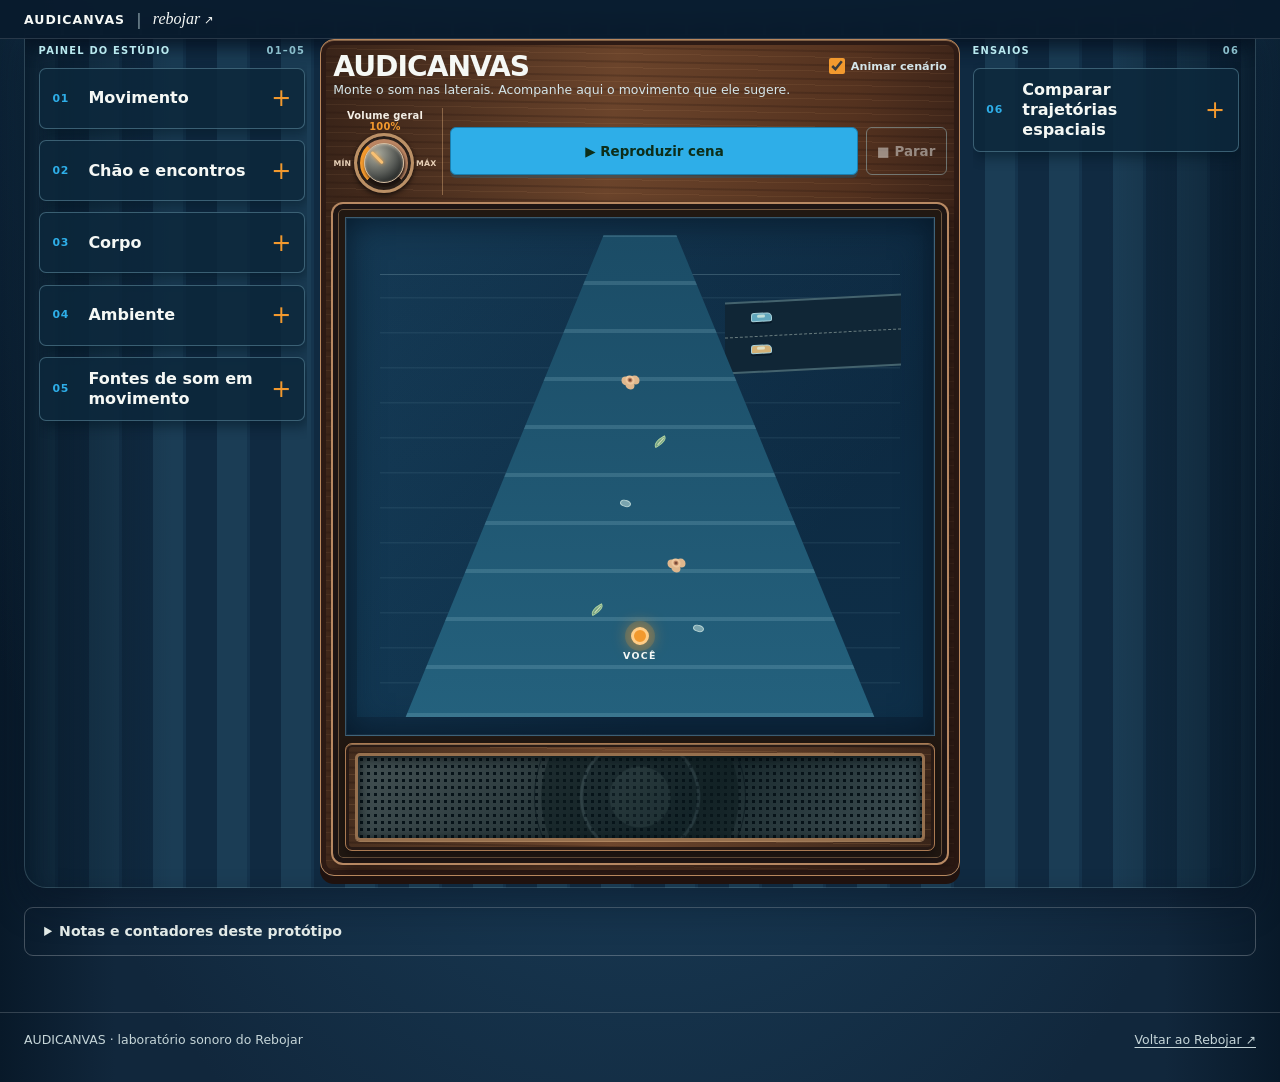
<file: audicanvas/apps/web/index.html>
<!doctype html>
<html lang="pt-BR">
<head>
  <meta charset="utf-8">
  <meta name="viewport" content="width=device-width,initial-scale=1">
  <meta name="description" content="AUDICANVAS: componha uma cena sonora e acompanhe o movimento na cabine de escuta.">
  <title>AUDICANVAS · Cabine de escuta</title>
  <link rel="icon" href="./toca-discos-v01.ico" type="image/x-icon">
  <link rel="stylesheet" href="./style.css?v=228c1e899ea2">
</head>
<body>
  <a class="skip-link" href="#escuta">Ir para a tela de escuta</a>
  <header class="site-header">
    <div class="site-header-inner">
      <span class="product-mark">audicanvas</span>
      <span class="brand-divider" aria-hidden="true">|</span>
      <a class="rebojar-mark" href="https://rebojar.github.io/" target="rebojar-portal" rel="opener">rebojar<span aria-hidden="true"> ↗</span></a>
    </div>
  </header>
  <main>
    <div class="studio-room">
      <div class="studio-layout">
        <aside id="painel-estudio" class="control-rail rail-left" aria-label="Painel do estúdio: movimento, chão, corpo, ambiente e fontes de som em movimento">
          <p class="rail-heading">PAINEL DO ESTÚDIO <span>01–05</span></p>
          <details id="drawer-movement" class="control-drawer" name="studio-controls">
            <summary><span class="drawer-number">01</span><span class="drawer-name">Movimento</span><span class="drawer-symbol" aria-hidden="true">+</span></summary>
            <div class="drawer-content play-controls">
              <p class="control-kicker">MOVIMENTO</p>
              <h2>Encontre o seu ritmo</h2>
              <p>Escolha ficar parada ou caminhar; o trânsito pode continuar ao longe.</p>
              <label for="movement-mode">Sua posição</label>
              <select id="movement-mode"><option value="walking">Andando</option><option value="stationary">Parada</option></select>
              <label for="movement-speed">Velocidade ao caminhar <output id="movement-speed-value" for="movement-speed">1,0 m/s</output></label>
              <input id="movement-speed" type="range" min="0.2" max="2" step="0.1" value="1">
              <label class="range-label" for="steps-volume">Volume dos passos <output id="steps-volume-value" for="steps-volume">100%</output></label>
              <input id="steps-volume" type="range" min="0" max="1" step="0.05" value="1">
            </div>
          </details>
          <details id="drawer-ground" class="control-drawer" name="studio-controls">
            <summary><span class="drawer-number">02</span><span class="drawer-name">Chão e encontros</span><span class="drawer-symbol" aria-hidden="true">+</span></summary>
            <section class="drawer-content composition-card ground-card" aria-labelledby="ground-title">
              <p class="card-index">CHÃO / 01</p>
              <h2 id="ground-title">O caminho</h2>
              <p>Flores, folhas e pedrinhas podem aparecer sob os pés. Cada contato nasce de uma pisada.</p>
              <fieldset class="material-choice">
                <legend>O que há no caminho</legend>
                <label class="choice" for="material-flower"><input id="material-flower" type="checkbox" data-material-kind="dry_flower" checked disabled><span>Flores secas</span></label>
                <label class="range-label" for="flower-volume">Volume das flores <output id="flower-volume-value" for="flower-volume">100%</output></label>
                <input id="flower-volume" type="range" min="0" max="1" step="0.05" value="1" data-layer-volume="dry_flower" disabled>
                <label class="choice" for="material-leaf"><input id="material-leaf" type="checkbox" data-material-kind="dry_leaf" checked disabled><span>Folhas secas</span></label>
                <label class="range-label" for="leaf-volume">Volume das folhas <output id="leaf-volume-value" for="leaf-volume">100%</output></label>
                <input id="leaf-volume" type="range" min="0" max="1" step="0.05" value="1" data-layer-volume="dry_leaf" disabled>
                <label class="choice" for="material-pebble"><input id="material-pebble" type="checkbox" data-material-kind="pebble" checked disabled><span>Pedrinhas</span></label>
                <label class="range-label" for="pebble-volume">Volume das pedras <output id="pebble-volume-value" for="pebble-volume">100%</output></label>
                <input id="pebble-volume" type="range" min="0" max="1" step="0.05" value="1" data-layer-volume="pebble" disabled>
              </fieldset>
              <label class="range-label" for="interaction-density">Frequência dos encontros <output id="interaction-density-value" for="interaction-density">normal</output></label>
              <input id="interaction-density" type="range" min="0" max="2" step="0.1" value="1" disabled>
              <p id="interaction-status" class="note" role="status">Preparando a cena de chão…</p>
              <p id="encounter-speed-note" class="note">A velocidade também ajusta os encontros automaticamente.</p>
              <details class="card-details">
                <summary>Comparar os sons do chão</summary>
                <label class="choice" for="isolate-contacts"><input id="isolate-contacts" type="checkbox"><span>Ouvir só os encontros, sem passos</span></label>
                <p class="note">Para comparar a frequência, ouça 30 segundos a 0,2 m/s e depois 30 segundos a 2,0 m/s. Os encontros continuam irregulares.</p>
                <div class="buttons contact-preview">
                  <button type="button" data-contact-kind="dry_flower">Ouvir flor</button>
                  <button type="button" data-contact-kind="dry_leaf">Ouvir folha</button>
                  <button type="button" data-contact-kind="pebble">Ouvir pedra</button>
                </div>
                <p id="contact-preview-status" class="note" role="status">Pare a caminhada antes de comparar.</p>
              </details>
            </section>
          </details>
          <details id="drawer-body" class="control-drawer" name="studio-controls">
            <summary><span class="drawer-number">03</span><span class="drawer-name">Corpo</span><span class="drawer-symbol" aria-hidden="true">+</span></summary>
            <section class="drawer-content composition-card body-card" aria-labelledby="body-title">
              <p class="card-index">CORPO / 02</p>
              <h2 id="body-title">Perto de você</h2>
              <p>Um tilintar leve acompanha os passos, como brincos que se movem com o corpo.</p>
              <label class="choice choice-feature" for="body-earrings"><input id="body-earrings" type="checkbox"><span>Ouvir brincos</span></label>
              <label class="range-label" for="body-volume">Volume dos brincos <output id="body-volume-value" for="body-volume">40%</output></label>
              <input id="body-volume" type="range" min="0" max="1" step="0.1" value="0.4" disabled>
              <p id="body-status" class="note" role="status">Brincos desligados. Ligue para ajustar o volume.</p>
            </section>
          </details>
          <details id="drawer-world" class="control-drawer" name="studio-controls">
            <summary><span class="drawer-number">04</span><span class="drawer-name">Ambiente</span><span class="drawer-symbol" aria-hidden="true">+</span></summary>
            <section class="drawer-content composition-card world-card" aria-labelledby="world-title">
              <p class="card-index">AMBIENTE / 03</p>
              <h2 id="world-title">Onde a cena acontece</h2>
              <label for="environment-type">Tipo de espaço</label>
              <select id="environment-type"><option value="outdoor">Externo · alto-falantes</option><option value="indoor">Interno · fones estéreo</option></select>
              <p id="environment-note" class="note">Ao ar livre: sons mais abertos, sem reflexões de sala. Perfil de mixagem para alto-falantes.</p>
              <p class="note">O perfil ajusta o som; a saída física continua sendo a que está conectada ao navegador.</p>
              <p class="note">Combine as camadas. Cada uma tem volume próprio.</p>
              <label class="choice choice-feature" for="world-breeze"><input id="world-breeze" type="checkbox" data-ambient-kind="breeze" disabled><span>Brisa calma <small>com pássaros</small></span></label>
              <label class="range-label" for="breeze-volume">Volume da brisa <output id="breeze-volume-value" for="breeze-volume">45%</output></label>
              <input id="breeze-volume" type="range" min="0" max="1" step="0.05" value="0.45" data-ambient-volume="breeze" disabled>
              <label class="choice choice-feature" for="world-rain"><input id="world-rain" type="checkbox" data-ambient-kind="rain" disabled><span>Chuva suave</span></label>
              <label class="range-label" for="rain-volume">Volume da chuva <output id="rain-volume-value" for="rain-volume">45%</output></label>
              <input id="rain-volume" type="range" min="0" max="1" step="0.05" value="0.45" data-ambient-volume="rain" disabled>
              <label class="choice choice-feature" for="world-storm"><input id="world-storm" type="checkbox" data-ambient-kind="storm" disabled><span>Tempestade</span></label>
              <label class="range-label" for="storm-volume">Volume da tempestade <output id="storm-volume-value" for="storm-volume">45%</output></label>
              <input id="storm-volume" type="range" min="0" max="1" step="0.05" value="0.45" data-ambient-volume="storm" disabled>
              <label class="choice choice-feature" for="world-fireplace"><input id="world-fireplace" type="checkbox" data-ambient-kind="fireplace" disabled><span>Lareira</span></label>
              <label class="range-label" for="fireplace-volume">Volume da lareira <output id="fireplace-volume-value" for="fireplace-volume">70%</output></label>
              <input id="fireplace-volume" type="range" min="0" max="1" step="0.05" value="0.7" data-ambient-volume="fireplace" disabled>
              <p id="ambience-status" class="note" role="status">As novas gravações são amostras em revisão de escuta.</p>
            </section>
          </details>
          <details id="drawer-moving-sources" class="control-drawer" name="studio-controls">
            <summary><span class="drawer-number">05</span><span class="drawer-name">Fontes de som em movimento</span><span class="drawer-symbol" aria-hidden="true">+</span></summary>
            <section class="drawer-content composition-card world-card" aria-labelledby="moving-sources-title">
              <p class="card-index">FONTES MÓVEIS / 04</p>
              <h2 id="moving-sources-title">Sons que passam</h2>
              <p>Escolha as fontes que atravessam a cena, mesmo quando você está parada.</p>
              <label class="choice choice-feature" for="world-traffic"><input id="world-traffic" type="checkbox" checked disabled><span>Trânsito distante</span></label>
              <label class="range-label" for="traffic-volume">Volume do trânsito <output id="traffic-volume-value" for="traffic-volume">100%</output></label>
              <input id="traffic-volume" type="range" min="0" max="1" step="0.05" value="1" disabled>
              <p id="traffic-status" class="note" role="status">Preparando a cena de trânsito…</p>
            </section>
          </details>
        </aside>

        <section id="escuta" class="central-screen" aria-labelledby="screen-title">
          <div class="screen-heading">
            <div class="screen-heading-top"><h1 id="screen-title">AUDICANVAS</h1><label class="motion-choice" for="animate-scene"><input id="animate-scene" type="checkbox" checked><span>Animar cenário</span></label></div>
            <p>Monte o som nas laterais. Acompanhe aqui o movimento que ele sugere.</p>
          </div>
          <div id="scene-transport" class="scene-transport">
            <div class="volume-console">
              <label for="master-volume">Volume geral <output id="master-volume-value" for="master-volume">100%</output></label>
              <div class="volume-dial-row">
                <span class="volume-endpoint" aria-hidden="true">MÍN</span>
                <div id="master-volume-control" class="rotary-control" style="--knob-angle: -45deg">
                  <span class="rotary-face" aria-hidden="true"></span>
                  <input id="master-volume" type="range" min="0" max="3" step="0.1" value="1" aria-label="Volume geral da cena" aria-describedby="rotary-help">
                </div>
                <span class="volume-endpoint" aria-hidden="true">MÁX</span>
              </div>
              <span id="rotary-help" class="visually-hidden">Gire arrastando o controle, ou use as setas do teclado.</span>
            </div>
            <button id="movement-start" aria-describedby="step-status" disabled>▶ Reproduzir cena</button><button id="movement-stop" class="button-secondary" disabled>■ Parar</button><p id="audio-error" role="alert" hidden></p>
          </div>
          <div class="soundstage">
            <div class="window-view">
              <div id="walk-view" class="visual-mode">
                <div class="walk-visual" aria-hidden="true" data-moving="false" data-animate="false" data-flower="false" data-leaf="false" data-pebble="false" data-traffic="false">
                  <div class="weather-view"><span class="weather-cloud"></span><span class="weather-rain"></span></div>
                  <div class="room-view"><span class="room-window"></span><span class="room-fireplace"></span></div>
                  <div class="distant-road"><span class="road-stripe"></span><span class="traffic-car car-one" data-phase="0.25"></span><span class="traffic-car car-two" data-phase="0.75"></span></div>
                  <div class="path-way">
                    <span class="path-object flower flower-one" data-phase="0.14"></span><span class="path-object flower flower-two" data-phase="0.7"></span>
                    <span class="path-object leaf leaf-one" data-phase="0.3"></span><span class="path-object leaf leaf-two" data-phase="0.82"></span>
                    <span class="path-object pebble pebble-one" data-phase="0.48"></span><span class="path-object pebble pebble-two" data-phase="0.92"></span>
                  </div>
                  <div class="walk-marker"><span>VOCÊ</span></div>
                </div>
                <p id="visual-summary" class="visually-hidden" role="status">Preparando a vista do caminho…</p>
                <div class="screen-caption visually-hidden">
                  <p id="movement-status" class="stage-status" role="status">Parado.</p>
                  <p id="step-status" class="stage-substatus" role="status">Preparando a cena…</p>
                </div>
              </div>
              <div id="trajectory-view" class="visual-mode" hidden>
                <p class="stage-label">LABORATÓRIO <span aria-hidden="true">/</span> TRAJETÓRIA ESPACIAL</p>
                <h2 id="trajectory-scene-label">Você passa pela fonte</h2>
                <div class="track" aria-hidden="true"><span id="listener">●</span><span id="source" class="source">◇ fonte</span></div>
                <p id="track-hidden-note" class="track-hidden-note" hidden>Desenho oculto para escutar sem pista visual.</p>
                <p class="trajectory-legend">● ouvinte <span aria-hidden="true">·</span> ◇ fonte</p>
                <div class="screen-caption">
                  <p id="status" role="status">Pronto para iniciar. Use um volume confortável.</p>
                  <p id="signal" class="note">Sinal: —</p>
                </div>
              </div>
            </div>
            <div class="radio-console"><div class="speaker-grille" aria-hidden="true"></div></div>
          </div>
        </section>

        <aside class="control-rail rail-right" aria-label="Painel do estúdio: ensaios espaciais">
          <p class="rail-heading">ENSAIOS <span>06</span></p>
          <details id="drawer-trajectory" class="control-drawer lab-panel" name="studio-controls">
            <summary><span class="drawer-number">06</span><span class="drawer-name">Comparar trajetórias espaciais</span><span class="drawer-symbol" aria-hidden="true">+</span></summary>
            <div class="drawer-content lab-content">
              <label for="scene">Trajetória de teste</label>
              <select id="scene">
                <option value="pass">Você passa pela fonte</option>
                <option value="cross">Fonte cruza à sua frente</option>
                <option value="far">Você se afasta mais</option>
                <option value="pass-right">Passagem mais à direita</option>
                <option value="pass-right-rich">Mesmo trajeto, som mais rico</option>
              </select>
              <label class="range-label" for="passage-volume">Volume da passagem <output id="passage-volume-value" for="passage-volume">100%</output></label>
              <input id="passage-volume" type="range" min="0" max="1" step="0.05" value="1">
              <div class="buttons">
                <button id="start">Iniciar passagem</button>
                <button id="stop" class="button-secondary" disabled>Pausar</button>
                <button id="restart" class="button-quiet" disabled>Recomeçar</button>
              </div>
              <label class="choice" for="hide-track"><input id="hide-track" type="checkbox"><span>Ocultar o desenho da trajetória</span></label>
              <p id="scene-description">Uma fonte fica à sua direita enquanto você passa por ela.</p>
              <details class="inner-details"><summary>Sobre o ensaio e o que avaliar</summary><p>Este ensaio de 12 segundos compara movimento da fonte e do ouvinte. Use o mesmo fone e volume; o sinal é apenas diagnóstico.</p><ol><li>Parece que você se move ou que algo passa por você?</li><li>A fonte cruza à sua frente?</li><li>A fonte termina mais distante atrás?</li><li>Ela permanece à direita nas duas últimas opções?</li><li>Pausar e continuar preserva o ponto da passagem?</li></ol></details>
            </div>
          </details>
        </aside>
      </div>
    </div>
    <details class="telemetry-panel">
      <summary>Notas e contadores deste protótipo</summary>
      <div class="telemetry-content">
        <details class="audio-diagnostics">
          <summary>Sem som? Testar a saída</summary>
          <p>Ouça dois tons curtos em volume confortável. Compare o reprodutor do navegador, o motor de áudio e o canal dos passos.</p>
          <div class="buttons"><button id="media-audio-test" type="button">Testar navegador</button><button id="engine-audio-test" type="button">Testar motor</button><button id="steps-channel-test" type="button">Testar canal dos passos</button></div>
          <p id="audio-test-status" role="status">Nenhum teste iniciado.</p>
        </details>
        <div class="stage-metrics" aria-label="Tempo e distância da cena">
          <p><span>Tempo</span><strong id="movement-elapsed">0:00</strong></p>
          <p><span>Distância</span><strong><output id="movement-distance">0,00 m</output></strong></p>
        </div>
        <p>Os números representam eventos programados; não provam o que chegou aos seus ouvidos.</p>
        <p>Passos calculados: <output id="step-count">0</output> · Tilintares: <output id="body-count">0</output> · Veículos: <output id="traffic-count">0</output></p>
        <p>Contatos programados: flores <output id="flower-count">0</output> · folhas <output id="leaf-count">0</output> · pedras <output id="pebble-count">0</output></p>
        <p>Flor e folha usam gravações CC0 experimentais: <a href="https://freesound.org/people/Anthousai/sounds/399334/">estalo por Anthousai</a> e <a href="https://lpc.opengameart.org/content/20-rustles-dry-leaves">folhas por qubodup</a>. As amostras de <a href="https://commons.wikimedia.org/wiki/File:Gentle_breeze_and_birds_singing.ogg">brisa</a>, <a href="https://commons.wikimedia.org/wiki/File:Rain.ogg">chuva</a>, <a href="https://commons.wikimedia.org/wiki/File:Rain_and_thunder.ogg">tempestade</a> e <a href="https://commons.wikimedia.org/wiki/File:Dry_grass_burning_in_open_fireplace.ogg">lareira</a> estão em domínio público. Passos, brincos, pedra e trânsito são sintéticos. As gravações ainda não constituem um lote comercial aprovado.</p>
      </div>
    </details>
  </main>
  <footer class="site-footer"><span>AUDICANVAS · laboratório sonoro do Rebojar</span><a href="https://rebojar.github.io/">Voltar ao Rebojar ↗</a></footer>
  <script type="module" src="./main.mjs?v=228c1e899ea2"></script>
</body>
</html>
</file>
<file: caderno-de-bordo/estilo.css>
:root{color-scheme:light;--indigo:#11273c;--papel:#f4efdf;--tinta:#243b44;--laranja:#b66032}*{box-sizing:border-box}body{margin:0;background:#d5d3c4;color:var(--tinta);font:15px/1.5 system-ui,sans-serif;background-image:radial-gradient(#11273c0b .7px,transparent .7px);background-size:5px 5px}button,input,textarea{font:inherit}button{cursor:pointer;border:1px solid #11273c35;border-radius:6px;background:#f5f2e7;padding:9px 14px;color:var(--indigo)}button:hover{background:#fff9e8;box-shadow:0 2px 5px #11273c20}button:disabled{opacity:.35;cursor:default}button:focus-visible,a:focus-visible{outline:3px solid #b66032;outline-offset:3px}.barra{display:flex;gap:10px;align-items:center;padding:16px 4vw;background:var(--indigo);color:#f4efdf;flex-wrap:wrap}.marca{font:italic 27px Georgia,serif;color:inherit;text-decoration:none;margin-right:auto}.marca small{font:10px system-ui;text-transform:uppercase;letter-spacing:2px;display:block}.barra #status{font-size:12px;margin-right:16px}.barra button{background:transparent;color:#f4efdf;border-color:#ffffff45;font-size:12px}main{max-width:1450px;margin:auto;display:grid;grid-template-columns:280px 1fr;gap:55px;padding:45px 5vw}.sobretitulo{font-size:9px;letter-spacing:2px;font-weight:700}h1{font:48px/1.03 Georgia,serif;letter-spacing:-2px;margin:18px 0}h1 span{color:var(--laranja);margin-left:20px}.ferramentas>p{font-size:13px;color:#4e6367}.ferramentas label{display:block;font-size:12px;margin-top:16px}input:not([type=checkbox]),textarea{display:block;width:100%;border:0;border-bottom:1px solid #11273c55;background:#ffffff45;padding:9px;color:var(--tinta);border-radius:3px;resize:vertical}.acoes{display:flex;gap:7px;margin-top:20px}.acoes button{font-size:12px}.check{display:flex!important;align-items:flex-start;gap:6px}.discreto{border:0;background:transparent;font-size:12px;margin-top:15px;padding-left:0}.ajuda{font-size:11px!important}.mesa{min-width:0;padding:10px 0}.encadernacao{position:relative;background:var(--indigo);border-radius:8px 20px 20px 8px;padding:16px 16px 21px 31px;box-shadow:8px 18px 35px #11273c30,3px 4px 0 #7a857e;transform:rotate(-.5deg)}.costura{position:absolute;left:13px;top:20px;bottom:25px;border-left:2px dashed #a9b6b47a}.folha{position:relative;background:var(--papel);min-height:720px;padding:36px 38px 60px;box-shadow:inset 14px 0 18px -16px #594b35,2px 3px #d8ceb9,4px 6px #f0e9d9;border-radius:2px 8px 8px 2px;background-image:repeating-linear-gradient(0deg,transparent,transparent 29px,#948d7410 30px)}.cabecalho-folha,.rodape-folha{display:flex;justify-content:space-between;gap:12px;font-size:9px;letter-spacing:1.5px;color:#717b76}.cabecalho-folha{border-bottom:1px solid #adae9860;padding-bottom:15px}.folha h2{font:36px/1.15 Georgia,serif;margin:28px 0 20px;overflow-wrap:anywhere}#palavras{font:18px/1.75 Georgia,serif;white-space:pre-wrap;overflow-wrap:anywhere}#mural{position:relative;min-height:340px;margin-top:25px}.polaroid{position:absolute;width:47%;padding:11px 11px 8px;background:#fffdf6;box-shadow:2px 5px 12px #31271e30;touch-action:none;transform:rotate(var(--giro,-3deg));cursor:grab}.polaroid:before{content:'';position:absolute;top:-15px;left:25px;width:11px;height:37px;border:2px solid #87979b;border-radius:8px;transform:rotate(12deg);box-shadow:1px 0 #fff}.polaroid img{width:100%;height:160px;object-fit:cover;display:block;pointer-events:none}.polaroid figcaption{font:italic 13px Georgia,serif;text-align:center;padding:12px 0 5px;overflow-wrap:anywhere}.polaroid figure{margin:0}.foto-acoes{display:flex;gap:3px;justify-content:center;flex-wrap:wrap;margin-top:7px}.foto-acoes button{font-size:10px;padding:3px 6px}.rodape-folha{position:absolute;bottom:22px;left:38px;right:38px}.folhear{display:flex;gap:25px;justify-content:center;align-items:center;margin-top:27px;font-size:12px}.folhear button{border-radius:50%;width:42px;height:42px}.nota{text-align:center;font-size:11px;color:#586765}dialog{border:0;border-radius:7px;background:#f8f4e9;max-width:92vw;max-height:94vh;padding:18px}dialog::backdrop{background:#071624df}dialog>button{display:block;margin-left:auto}dialog figure{margin:18px 5px 5px}dialog img{display:block;max-width:82vw;max-height:72vh;object-fit:contain}dialog figcaption{font:italic 20px Georgia;text-align:center;padding:20px}.virando{animation:virar .28s ease}@keyframes virar{from{opacity:.3;transform:perspective(1300px) rotateY(-9deg)}to{opacity:1;transform:none}}@media(max-width:900px){main{gap:25px;padding:28px 20px;grid-template-columns:235px 1fr}.folha{padding:25px 20px 55px}.folha h2{font-size:28px}.polaroid img{height:120px}}@media(max-width:650px){main{display:flex;flex-direction:column-reverse;padding:20px 14px}.barra{padding:12px 16px}.barra #status{width:100%;order:3}.encadernacao{padding-left:24px}.folha{min-height:650px}.ferramentas{padding:15px}.ferramentas h1{font-size:38px}.polaroid img{height:135px}.cabecalho-folha{font-size:8px}.rodape-folha{left:20px;right:20px}.nota{font-size:10px}}@media(prefers-reduced-motion:reduce){*{animation:none!important;scroll-behavior:auto!important}}
.convite-foto{display:block;width:55%;min-height:230px;white-space:pre-line;margin:40px auto;background:#e1e3d7;border:12px solid #fffdf6;border-bottom-width:35px;border-radius:0;box-shadow:3px 6px 12px #11273c25;transform:rotate(-4deg);font:italic 20px/1.6 Georgia,serif;color:#64746d;}
/* Interação diretamente no caderno */
[hidden]{display:none!important}.folha{transform-origin:left center;isolation:isolate;padding-bottom:360px}#mural{position:absolute;inset:80px 38px 55px;margin:0;min-height:0;pointer-events:none;z-index:3}.polaroid,.convite-foto{pointer-events:auto}.polaroid{touch-action:none}.polaroid img{pointer-events:auto}#palavras{min-height:160px}#tituloVista,#palavras{position:relative;cursor:text;outline:none}#tituloVista:focus,#palavras:focus{box-shadow:0 1px #b6603277}[contenteditable]:empty:before{content:attr(data-placeholder);color:#8b8a7a;pointer-events:none}.polaroid figcaption{min-height:32px;cursor:text;outline:none}.girar-foto,.retirar-foto{position:absolute;opacity:0;width:30px;height:30px;padding:0;border-radius:50%;background:#fffdf6;z-index:5;transition:opacity .15s}.girar-foto{right:-15px;top:-15px;font-size:23px;cursor:crosshair;touch-action:none}.retirar-foto{left:-15px;bottom:-15px;font-size:21px}.polaroid:hover .girar-foto,.polaroid:focus-within .girar-foto,.polaroid:hover .retirar-foto,.polaroid:focus-within .retirar-foto{opacity:1}.margem{position:absolute;top:0;bottom:0;width:22px;padding:0;border:0;border-radius:0;background:transparent;z-index:8;touch-action:none}.margem-esquerda{left:0;cursor:w-resize}.margem-direita{right:0;cursor:e-resize}.margem:hover{background:linear-gradient(90deg,transparent,#b5a99040);box-shadow:none}.convite-foto{position:absolute;top:280px;left:20%;width:55%;margin:0}#capa{min-height:690px;padding:90px 40px;background:repeating-linear-gradient(90deg,#ffffff03 0 1px,transparent 1px 4px),#11273c;color:#f4efdf;text-align:center;display:flex;flex-direction:column;justify-content:center;align-items:center;border:1px solid #f4efdf40;border-radius:10px;box-shadow:0 0 0 12px #f8f5e9,3px 4px 0 12px #7a857e}#capa>span{font-size:10px;letter-spacing:3px}#capa h1{font:48px/1.2 Georgia,serif;letter-spacing:0;margin:65px 0 20px;min-width:80%;overflow-wrap:anywhere;outline:none;cursor:text}#capa h1:focus{box-shadow:0 1px #f4efdf77}#capa p{font-size:12px;color:#b9c7c5}#capa button{margin-top:65px}.fechado{transform:rotate(-1deg)}@media(max-width:900px){#mural{left:24px;right:24px}.margem{width:18px}}@media(hover:none){.girar-foto,.retirar-foto{opacity:1}}@media(prefers-reduced-motion:reduce){.folha{transition:none!important}}
/* Abertura dupla: duas folhas ao redor da lombada. */
main{max-width:1800px;grid-template-columns:220px minmax(0,1fr);gap:28px;padding:35px 3vw}.encadernacao{display:grid;grid-template-columns:1fr 1fr;gap:0;padding:15px;transform:none;align-items:stretch}.encadernacao.fechado{display:block;max-width:650px;margin:auto}.costura{left:50%;z-index:9;pointer-events:none}.fechado .costura{left:10px}.pagina-esquerda{position:relative;isolation:isolate;min-width:0;min-height:720px;padding:36px 38px 360px;background:repeating-linear-gradient(0deg,transparent,transparent 29px,#948d7410 30px),var(--papel);box-shadow:inset -18px 0 25px -22px #594b35;border-radius:8px 0 0 8px}.folha{min-width:0;border-radius:0 8px 8px 0;box-shadow:inset 18px 0 25px -22px #594b35}.pagina-esquerda h2{font:36px/1.15 Georgia,serif;margin:28px 0 20px;overflow-wrap:anywhere}.texto-esquerdo{font:18px/1.75 Georgia,serif;white-space:pre-wrap;overflow-wrap:anywhere;min-height:160px}.pagina-esquerda [contenteditable]{outline:none}.pagina-esquerda [contenteditable]:focus{box-shadow:0 1px #b6603277}#mural,.mural{position:absolute;inset:0 24px 55px;margin:0;min-height:0;pointer-events:none;z-index:3}.guarda{display:grid;min-height:400px;place-items:center;font:italic 22px Georgia;color:#8b8a7a}.folha>.margem-esquerda{display:none}#capa{position:relative}#capa [contenteditable]{white-space:pre-wrap;overflow-wrap:anywhere;min-height:1.5em;min-width:60%;cursor:text;outline:none}#capa [contenteditable]:focus{box-shadow:0 1px #f4efdf77}#capa>.margem{margin:0;min-width:0;background:transparent}.pagina-esquerda .polaroid img{height:160px}.polaroid{z-index:1}.polaroid:hover,.polaroid:focus-within{z-index:2}@media(max-width:1100px){main{display:block}.ferramentas{max-width:650px;margin:0 auto 25px}.pagina-esquerda,.folha{padding:26px 26px 360px}.pagina-esquerda h2,.folha h2{font-size:28px}}@media(max-width:650px){.mesa{overflow-x:auto;padding:10px 10px 20px}.encadernacao:not(.fechado){min-width:740px}.encadernacao.fechado{min-width:0}#capa{padding:70px 25px}.pagina-esquerda .polaroid img{height:135px}}
/* Mesa independente das folhas e áreas de escrita vazias clicáveis. */
.pagina-esquerda h2[contenteditable]{min-height:45px}.texto-esquerdo[contenteditable]{min-height:230px;position:relative}.pagina-esquerda [contenteditable]:empty:before{content:attr(data-placeholder);color:#8b8a7a}.pagina-esquerda,.folha,#capa{transition:none;overflow:visible}.encadernacao{overflow:visible}.virando{animation:none}#apoioFotos{position:relative;max-width:1000px;margin:0 auto 60px;padding:25px 35px;border:1px dashed #11273c55;border-radius:12px;min-height:330px!important}#apoioFotos>h2{font:24px Georgia;margin:0}#apoioFotos>p{font-size:12px;color:#586765}#mesaFotos{position:relative;min-height:320px}#mesaFotos .polaroid{width:230px}#mesaFotos:empty:after{content:'Nenhuma fotografia solta';display:block;padding:60px 0;text-align:center;color:#78827b;font:italic 18px Georgia}.margem{user-select:none}
body{position:relative}#fotosLivres{position:absolute;left:0;top:0;width:100%;height:0;z-index:100;pointer-events:none}#fotosLivres .polaroid{pointer-events:auto;width:230px}.encadernacao{perspective:4800px;perspective-origin:center center}.folha,.pagina-esquerda,#capa{transform-style:preserve-3d;will-change:transform}
/* Folhas com altura limitada à área visível da guia. */
main{padding-top:12px;padding-bottom:0}.mesa{padding-top:0}.encadernacao{padding:12px}.folha,.pagina-esquerda,#capa{height:var(--altura-folha);min-height:0!important;padding-top:22px;padding-bottom:55px}.folha h2,.pagina-esquerda h2{margin-top:18px;margin-bottom:14px}#palavras,.texto-esquerdo[contenteditable]{min-height:1.75em}.folhear{margin-top:10px}.nota{margin:6px 0;font-size:10px}#capa{padding-top:25px;padding-bottom:25px}#capa h1{margin:30px 0 15px;font-size:clamp(25px,4vw,48px)}.ferramentas{max-height:calc(100dvh - 110px);overflow:auto}.pagina-esquerda h2[contenteditable]{min-height:1.15em}@media(min-width:700px){main{display:grid;grid-template-columns:200px minmax(0,1fr);gap:20px}.ferramentas{margin:0}}@media(max-width:699px){main{display:flex;flex-direction:column-reverse}.ferramentas{max-height:none}.mesa{padding-bottom:0}.encadernacao:not(.fechado){min-width:740px}}
/* Proporção compacta da referência, sem alterar o zoom do navegador. */
@media(min-width:700px){
body{font-size:8px}.barra{padding:8px 4vw;gap:6px}.marca{font-size:15px}.marca small{font-size:5px;letter-spacing:1px}.barra #status{font-size:6px;margin-right:8px}.barra button{font-size:6px;padding:5px 7px;border-radius:4px}main{width:84vw;max-width:none;grid-template-columns:100px minmax(0,1fr);gap:10px;padding:6px 0 0}.ferramentas{max-height:calc(100dvh - 55px);font-size:7px}.sobretitulo{font-size:4.5px;letter-spacing:1px}.ferramentas>p{font-size:6.5px}.ferramentas label{font-size:6px;margin-top:8px}.ferramentas .ajuda{font-size:5.5px!important}.ferramentas button{font-size:6px;padding:5px 7px}.ferramentas input:not([type=checkbox]){padding:5px;font-size:6px}.ferramentas input[type=checkbox]{width:7px;height:7px;margin:2px}.acoes{margin-top:10px;gap:4px}.acoes button{font-size:6px}.check{gap:3px}.discreto{margin-top:8px}.encadernacao{padding:6px;border-radius:5px 10px 10px 5px;box-shadow:4px 9px 18px #11273c30,2px 2px #7a857e}.costura{top:10px;bottom:12px}.folha,.pagina-esquerda{padding:11px 19px 28px}.cabecalho-folha,.rodape-folha{font-size:4.5px;letter-spacing:.75px}.cabecalho-folha{padding-bottom:8px}.rodape-folha{bottom:11px;left:19px;right:19px}.folha h2,.pagina-esquerda h2{font-size:18px;line-height:1.15;margin:9px 0 7px}#palavras,.texto-esquerdo{font-size:9px;line-height:1.75}.folhear{margin-top:5px;gap:12px;font-size:6px}.folhear button{width:21px;height:21px;padding:0;font-size:8px}#mural,.mural{left:12px;right:12px;bottom:28px}.margem{width:14px}.polaroid{padding:6px 6px 4px}.polaroid img,.pagina-esquerda .polaroid img{height:100px}.polaroid figcaption{font-size:7px;min-height:16px;padding:6px 0 3px}.polaroid:before{width:6px;height:19px;top:-8px;left:13px;border-width:1px}.girar-foto,.retirar-foto{width:20px;height:20px;font-size:15px}.encadernacao.fechado{max-width:420px}#capa>span{font-size:6px}#capa p{font-size:7px}#capa h1{font-size:30px}
}
.folha h2,.pagina-esquerda h2{white-space:pre-wrap}
/* Barras de rolagem da página e de todas as áreas internas. */
*{scrollbar-color:#F2992E transparent}
::-webkit-scrollbar{width:10px;height:10px;background:transparent}
::-webkit-scrollbar-track,::-webkit-scrollbar-corner{background:transparent}
::-webkit-scrollbar-thumb{background:#F2992E;border-radius:999px;border:2px solid transparent;background-clip:padding-box}
::-webkit-scrollbar-button{background:transparent}
*{scrollbar-width:thin}::-webkit-scrollbar{width:5px;height:5px}::-webkit-scrollbar-thumb{border:0}.editor-texto{font-size:10px;max-height:calc(100dvh - 70px);overflow:auto}.editor-texto h2{font:18px Georgia;margin:0 0 8px}.editor-texto p{font-size:9px;color:#586765}.editor-texto label{display:block;margin:12px 0}.editor-texto input[type=color]{width:100%;height:28px;padding:2px;cursor:pointer}.editor-texto input[type=number]{width:100%;font-size:11px}.formatos,.alinhamentos{display:grid;grid-template-columns:1fr 1fr;gap:4px}.editor-texto button{padding:5px;font-size:10px}.caixa-texto{position:relative;min-width:0}.caixa-texto:focus-within,.caixa-texto:hover{outline:1px solid #F2992E77}.puxador-texto{position:absolute;left:0;right:0;bottom:-5px;height:7px;padding:0;border:0;border-bottom:1px solid #F2992E;background:transparent;opacity:0;cursor:move;touch-action:none;z-index:4}.caixa-texto:hover>.puxador-texto,.caixa-texto:focus-within>.puxador-texto{opacity:1}.puxador-texto:hover{background:#F2992E44;box-shadow:none}.caixa-texto [contenteditable]{outline:none;box-shadow:none!important}.caixa-texto [contenteditable] div{min-height:1em}.caixa-texto h2{margin-top:9px}.editor-texto button:focus-visible{outline:2px solid #F2992E}@media(min-width:700px){main{width:94vw;grid-template-columns:100px minmax(0,1fr) 110px}}@media(max-width:699px){.editor-texto{order:0;max-height:none;margin:15px}.mesa{order:1}.ferramentas{order:2}}
/* Dicas iniciais preservadas nos atributos, mas ocultas na apresentação. */
[contenteditable][data-placeholder]:empty::before,
.pagina-esquerda [contenteditable][data-placeholder]:empty::before{content:none!important}
.selecionado-dupla{background:#F2992E30;outline:1px solid #F2992E66!important}.selecionado-dupla ::selection{background:#F2992E66}
/* Seleção lógica restrita aos trechos; os rodapés não participam. */
.selecionado-dupla{background:transparent;outline:none!important}.selecionado-dupla span{background-color:#F2992E55!important}.registro-texto{display:flex;justify-content:space-between;gap:8px;font:6px/1.4 Georgia,serif;color:#8e968e;user-select:none;pointer-events:none;min-height:9px;margin-top:4px}.registro-texto span:last-child{margin-left:auto;text-align:right}.largura-texto{position:absolute;right:-5px;top:0;bottom:0;width:7px;padding:0;border:0;border-right:1px solid #F2992E;background:transparent;opacity:0;cursor:ew-resize;touch-action:none;z-index:5}.caixa-texto:focus-within>.largura-texto,.caixa-texto:hover>.largura-texto{opacity:1}.largura-texto:hover{background:#F2992E44;box-shadow:none}.data-hora{display:grid;grid-template-columns:minmax(0,1fr) auto;gap:6px}.data-hora output{display:block;padding:5px 0;font-size:7px}.editor-texto input[type=range]{padding:0;width:100%;accent-color:#F2992E}.editor-texto label output{float:right;color:#69766e}@media(max-width:699px){.registro-texto{font-size:10px}.data-hora output{font-size:12px}}
.editor-texto input[type=range]{width:80%;display:block}.editor-texto>#foto{width:100%;margin-bottom:8px}.cores-recentes{display:grid;grid-template-columns:repeat(6,minmax(0,1fr));gap:3px;width:100%;margin:8px 0 12px}.cores-recentes button{padding:0;aspect-ratio:1;border:1px solid #11273c33;border-radius:2px;min-width:0;position:relative;overflow:hidden;background:repeating-conic-gradient(#ddd 0% 25%,#fff 0% 50%) 0 / 6px 6px}.cores-recentes button span{position:absolute;inset:0}.cores-recentes button:disabled{opacity:.25}
.seletor-bau-caderno{position:relative;flex:none;width:100%;height:132px;margin:10px 0 5px;overflow:hidden;background:transparent}.seletor-bau-caderno iframe{position:absolute;left:50%;bottom:22px;width:770px;min-width:770px;height:520px;border:0;background:transparent;transform:translateX(-50%) scale(.235);transform-origin:50% 100%}.controles-tipografia{display:grid;grid-template-columns:minmax(0,1fr) minmax(0,1fr);align-items:end;gap:8px;margin:10px 0 12px}.editor-texto .controles-tipografia>label{min-width:0;margin:0}.controles-tipografia input{max-width:100%}@media(max-width:699px){.seletor-bau-caderno{width:min(100%,340px);height:198px;margin:0 auto 7px}.seletor-bau-caderno iframe{bottom:-2px;transform:translateX(-50%) scale(.42)}}
.cores-recentes button.cor-fixada{border-color:#F2992E!important;box-shadow:0 0 0 2px #F2992E!important;z-index:1}

/* Controles reunidos à direita, caderno deslocado à esquerda. */
@media(min-width:700px){main{width:97vw;margin:0 auto;grid-template-columns:minmax(0,1fr) 205px;gap:18px}.editor-texto{max-height:calc(100dvh - 65px);padding:0 5px}.editor-texto .ferramentas{max-height:none;overflow:visible;margin:0 0 12px}.editor-texto .ferramentas p{font-size:8px}.editor-texto .ferramentas label{font-size:8px}}
@media(max-width:699px){main{display:flex;flex-direction:column}.mesa{order:0}.editor-texto{order:1}.editor-texto .ferramentas{margin:0 0 12px;padding:0}}
/* Leitura confortável dos controles externos; tipografia do papel preservada. */
.barra #status{font-size:11px}.barra button{font-size:11px;padding:7px 10px}.marca{font-size:23px}.marca small{font-size:8px;letter-spacing:1.2px}
.editor-texto,.editor-texto label,.editor-texto .ferramentas label{font-size:12px;line-height:1.45}.editor-texto button,.editor-texto .ferramentas button{font-size:12px;padding:7px 9px}.editor-texto input[type=number],.editor-texto .ferramentas input:not([type=checkbox]),.editor-texto .data-hora output{font-size:12px;padding:7px 4px}.editor-texto .ferramentas input[type=checkbox]{width:13px;height:13px;flex-shrink:0}.editor-texto label output{font-size:11px}.folhear{font-size:11px;gap:14px}.folhear button{font-size:12px;width:26px;height:26px;padding:0}.cores-recentes button{padding:0}
.encadernacao{overscroll-behavior-x:contain}
/* Remover no canto superior direito; girar no inferior esquerdo. */
.retirar-foto{left:auto;bottom:auto;right:-10px;top:-10px}
.girar-foto{right:auto;top:auto;left:-10px;bottom:-10px}
/* Barra superior um pouco mais baixa. */
.barra{padding-top:5px;padding-bottom:5px}
/* Mantém o encaixe da janela e permite rolagem externa quando necessário. */
@media(min-width:700px){html{height:100%;overflow:auto}body{height:100dvh;min-height:0;overflow:visible;display:grid;grid-template-rows:auto minmax(0,1fr)}main{height:100%;min-height:0;padding-top:6px;padding-bottom:4px;align-items:stretch;grid-template-rows:minmax(0,1fr)}.mesa{height:100%;min-height:0;min-width:0;padding:0;display:flex;flex-direction:column}.encadernacao{flex:none;width:100%}.encadernacao.fechado{margin:0 auto}.folhear{flex:none;margin-bottom:0}.editor-texto{height:100%;max-height:none;min-height:0;overflow-y:auto}.editor-texto .ferramentas{height:auto;max-height:none;overflow:visible}}
/* Na publicação, a barra mantém a mesma composição visual aprovada no aplicativo. */
/* A folha de guarda é branca e não recebe conteúdo editorial. */
.pagina-guarda{background-color:#f8f5e9;background-image:repeating-linear-gradient(0deg,transparent,transparent 29px,#948d7408 30px)}
.pagina-guarda>:not(.margem,.guarda-papel,.mural,#mural){display:none!important}.guarda-papel{position:absolute;inset:0;pointer-events:none}
.pagina-guarda.guarda-fixa{background-image:none}.pagina-guarda.guarda-fixa :is(.mural,#mural){display:none!important}
/* Virada com frente e verso reais: a face posterior mostra a folha seguinte. */
.folha-virando,.folha-subjacente{position:absolute!important;margin:0!important;pointer-events:none!important}
.folha-virando{z-index:20;transform-style:preserve-3d;will-change:transform}
.folha-retornando{margin-right:-1px!important}
.folha-subjacente{z-index:10;overflow:visible}
.encadernacao>.pagina-esquerda,.encadernacao>.folha:not(.folha-subjacente),.encadernacao>#capa{z-index:1}
.folha-espreita{z-index:0!important}
.folha-face{position:absolute!important;inset:0!important;width:100%!important;height:100%!important;margin:0!important;transform-origin:center center!important;transform-style:flat!important;backface-visibility:hidden;-webkit-backface-visibility:hidden;overflow:visible;pointer-events:none!important}
.folha-face *{transform-style:flat!important}
.folha-face .cabecalho-folha{position:relative;z-index:4;transform:none!important;backface-visibility:inherit}.folha-face .registro-texto{position:relative;z-index:4;transform:translateZ(1px)!important;backface-visibility:hidden;-webkit-backface-visibility:hidden;opacity:1}.folha-face .rodape-folha{position:absolute;z-index:4;transform:none!important;backface-visibility:inherit}
.folha-verso{transform:rotateY(180deg)}
.encadernacao.virada-em-curso,.encadernacao.capa-em-curso{overflow:visible}
/* Fotos inclinadas podem ampliar a caixa transformada por um instante. A virada
   continua visível dentro do caderno, sem criar uma rolagem externa transitória. */
@media(min-width:700px){html.folha-em-curso,html.folha-em-curso body{overflow:hidden}}
.folha-previa .texto-previa{font:9px/1.75 Georgia,serif;white-space:pre-wrap;overflow-wrap:anywhere}
.folha-previa .polaroid,.folha-face .polaroid{pointer-events:none!important}
.folha-previa .caixa-texto{outline:0!important}
.folha-fotos-verso{position:absolute!important;inset:0!important;width:100%!important;height:100%!important;margin:0!important;background:transparent!important;background-image:none!important;box-shadow:none!important;transform:translateZ(-1px)!important;backface-visibility:hidden;-webkit-backface-visibility:hidden;overflow:visible!important;pointer-events:none!important}.folha-fotos-verso>:not(.mural){display:none!important}
.folha-fotos-frente{position:absolute!important;inset:0!important;width:100%!important;height:100%!important;margin:0!important;background:transparent!important;background-image:none!important;box-shadow:none!important;transform:rotateY(180deg) translateZ(-1px)!important;backface-visibility:hidden;-webkit-backface-visibility:hidden;overflow:visible!important;pointer-events:none!important}.folha-fotos-frente>:not(.mural){display:none!important}
@media(max-width:699px){.folha-previa .texto-previa{font-size:18px}}
.barra .marca{margin-right:0}.rss-link{display:grid;place-items:center;width:27px;height:27px;margin-right:auto;border:1px solid #F2992E70;border-radius:50%;color:#F2992E;text-decoration:none;flex:0 0 auto}.rss-link svg{width:15px;height:15px;fill:currentColor}.rss-link:hover{color:#ffd08a;background:#F2992E18}.rss-link:focus-visible{outline:2px solid #F2992E;outline-offset:2px}
.barra .produto-marca{display:inline-flex;align-items:center;gap:.65rem;flex:0 0 auto}.barra .marca-aplicacao{color:inherit;font-size:clamp(.78rem,1.4vw,1rem);font-weight:800;text-decoration:none}.barra .marca-separador{color:#ffffff85}.barra .marca-rebojar{color:#f4efdfdc;font-size:clamp(.72rem,1.2vw,.92rem);text-decoration:none;transition:color 150ms ease}.barra .marca-rebojar:hover{color:#E8D73A}.barra :is(.marca-aplicacao,.marca-rebojar):focus-visible{outline:2px solid #E8D73A;outline-offset:3px}

/* Estojo de ferramentas: ritual curto antes de revelar o editor lateral. */
.editor-texto{position:relative;perspective:900px}
.editor-texto.estojo-aguardando{overflow:hidden}
.editor-texto.estojo-aguardando>:not(.estojo-capa){visibility:hidden;pointer-events:none}
.estojo-capa{--zip-progress:0;position:absolute;inset:0;z-index:50;min-height:100%;overflow:hidden;border:2px solid #091c2d;border-radius:18px 18px 28px 28px;background:#11273c;box-shadow:inset 0 0 0 2px #ffffff12,inset 9px 0 20px #06121f70,8px 12px 20px #11273c35;color:#f4efdf;cursor:default;transform-origin:left center;backface-visibility:hidden}
.estojo-tecido{position:absolute;inset:0;background:repeating-linear-gradient(90deg,#ffffff05 0 1px,transparent 1px 4px),repeating-linear-gradient(0deg,#00000008 0 1px,transparent 1px 3px),linear-gradient(145deg,#193a55,#0d2134 62%,#071827)}
.estojo-tecido:after{content:"";position:absolute;inset:10px;border:1px dashed #F2992E99;border-radius:12px 12px 21px 21px;box-shadow:0 0 0 1px #0005;pointer-events:none}
.estojo-marca{position:absolute;z-index:2;left:50%;top:42%;translate:-50% -50%;width:82%;text-align:center;font:italic 23px/1 Georgia,serif;color:#f4efdf;text-shadow:0 2px 3px #0007}
.estojo-marca small{display:block;margin-top:10px;font:7px/1.4 system-ui,sans-serif;letter-spacing:1.7px;text-transform:uppercase;color:#F2992E}
.estojo-marca [contenteditable]{display:block;min-width:2ch;outline:none;cursor:text}.estojo-marca [contenteditable]:focus{box-shadow:0 1px 0 #F2992E}
.estojo-costura{position:absolute;left:24px;right:24px;bottom:22%;height:1px;border-top:1px dashed #f4efdf55}
.ziper-trilho{position:absolute;left:16px;right:16px;top:27px;height:11px;border-block:1px solid #061522;background:repeating-linear-gradient(90deg,#d8d0bd 0 3px,#283b47 3px 6px);box-shadow:0 2px 4px #0008}
.ziper-trilho:after{content:"";position:absolute;left:0;top:4px;width:calc((100% - 2px)*var(--zip-progress));height:2px;background:#F2992E;box-shadow:0 0 5px #F2992E}
.ziper-puxador{position:absolute;z-index:3;top:16px;left:calc(11px + (100% - 46px)*var(--zip-progress));width:30px;height:35px;padding:0;border:2px solid #F2992E;border-radius:45% 45% 55% 55%;background:#263c4a;color:#F2992E;font-size:22px;line-height:1;cursor:ew-resize;touch-action:none;box-shadow:0 3px 6px #0008;transition:left .12s linear,background .2s}
.ziper-puxador:hover,.ziper-puxador:focus-visible{background:#f4efdf;color:#11273c;box-shadow:0 3px 8px #0008}
.estojo-capa>p{position:absolute;left:18px;right:18px;bottom:8%;margin:0;text-align:center;font:9px/1.5 system-ui,sans-serif;color:#d7ded8}
.estojo-capa>p small{display:block;margin-top:5px;color:#F2992E}
.editor-texto.estojo-abrindo .ziper-puxador{transition:left .6s cubic-bezier(.2,.8,.3,1),background .2s}
.editor-texto.estojo-abrindo .estojo-capa{animation:abrirEstojo .78s .54s cubic-bezier(.3,.75,.25,1) forwards}
@keyframes abrirEstojo{0%{transform:rotateY(0) translateX(0);filter:none;opacity:1}72%{transform:rotateY(-82deg) translateX(-9%);filter:drop-shadow(14px 10px 10px #07182770);opacity:1}100%{transform:rotateY(-104deg) translateX(-18%);filter:drop-shadow(18px 12px 12px #07182755);opacity:0}}
@media(max-width:699px){.estojo-capa{min-height:520px}.editor-texto.estojo-aguardando{min-height:520px}.estojo-marca{font-size:31px}.estojo-capa>p{font-size:12px}}
@media(prefers-reduced-motion:reduce){.editor-texto.estojo-abrindo .estojo-capa{animation-duration:.01ms;animation-delay:0ms}.editor-texto.estojo-abrindo .ziper-puxador{transition-duration:.01ms}}
.privacidade-link{margin-left:-8px;color:#52666b;font:7px/1.3 system-ui,sans-serif;letter-spacing:.35px;white-space:nowrap;text-underline-offset:3px}.privacidade-link:hover{color:#11273c}.privacidade-link:focus-visible{outline:2px solid #F2992E;outline-offset:3px}
.pedagio-exportacao{width:min(390px,92vw);padding:24px 26px 22px;color:#243b44;text-align:center;border-top:5px solid #F2992E;box-shadow:0 22px 60px #07162470}.pedagio-exportacao .fechar-pedagio{margin:-12px -12px 2px auto;padding:5px 8px;border:0;background:transparent;font-size:11px}.pedagio-exportacao .pedagio-selo{margin:4px 0 9px;color:#b66032;font:700 9px/1.2 system-ui,sans-serif;letter-spacing:2px}.pedagio-exportacao h2{margin:0 0 13px;font:32px/1.05 Georgia,serif}.pedagio-exportacao>p:not(.pedagio-selo){margin:0 auto 18px;max-width:32em;font-size:13px;line-height:1.55}.pedagio-exportacao .botao-kofi,.pedagio-exportacao .confirmar-apoio{display:block;width:100%;border-radius:7px;padding:11px 14px;text-decoration:none;font:600 13px/1.3 system-ui,sans-serif}.pedagio-exportacao .botao-kofi{margin:0 0 9px;background:#F2992E;color:#11273c}.pedagio-exportacao .botao-kofi:hover{background:#ffad49}.pedagio-exportacao .confirmar-apoio{margin:0;background:#11273c;color:#f4efdf}.pedagio-exportacao small{display:block;margin-top:14px;color:#69766e;font:9px/1.45 system-ui,sans-serif}.pedagio-exportacao::backdrop{background:#071624c7}.codigo-apoio{margin:0 0 12px;padding:9px 12px;border:1px dashed #F2992E;background:#fffaf0;border-radius:6px}.codigo-apoio span{display:block;margin-bottom:4px;color:#69766e;font:9px/1.2 system-ui,sans-serif;text-transform:uppercase;letter-spacing:1.2px}.codigo-apoio code{font:700 16px/1.2 ui-monospace,Consolas,monospace;letter-spacing:.6px}.estado-apoio{display:block;min-height:2.8em;margin-top:11px;font:10px/1.4 system-ui,sans-serif}.estado-apoio[data-estado="erro"]{color:#9a3d2a}.estado-apoio[data-estado="sucesso"]{color:#287143}.estado-apoio[data-estado="espera"]{color:#69766e}
@media(max-width:699px){.privacidade-link{font-size:10px;margin-left:-7px}.pedagio-exportacao h2{font-size:27px}.pedagio-exportacao>p:not(.pedagio-selo){font-size:12px}}
.publicacao-estojo{margin-top:14px!important;padding-top:11px;border-top:1px solid #11273c22;color:#445a60}.publicacao-estojo input{margin-top:2px}
.check input[type=checkbox]{accent-color:#F2992E}
html[data-modo="publico"] :is(.publicacao-estojo,.publicacao-bau,.publicacao-estante){display:none!important}
html[data-modo="publico"] .publicacao-selecao{display:none!important}
html[data-modo="publico"] #foto{display:none!important}
html.publico-sem-estojo .editor-texto{display:none!important}
html.publico-sem-bau .seletor-bau-caderno{display:none!important}
html.publico-sem-lateral main{grid-template-columns:minmax(0,1fr);width:calc(100vw - 16px);max-width:none}
html.publico-sem-lateral .lateral-edicao{display:none!important}
.lateral-edicao{min-width:0;min-height:0;display:flex;flex-direction:column;gap:6px}.lateral-edicao>.data-hora{flex:none;padding:0 5px}.lateral-edicao>.data-hora label{display:block;margin:0;font-size:12px;line-height:1.45}.lateral-edicao>.data-hora input{font-size:12px;padding:7px 4px}.lateral-edicao>.data-hora output{display:block;padding:7px 4px;font-size:12px;color:#69766e}@media(min-width:700px){.lateral-edicao{height:100%}.lateral-edicao>.editor-texto{height:auto;min-height:0;max-height:none;flex:1;margin-top:-12px}}@media(max-width:699px){.lateral-edicao{order:1;margin:15px}.lateral-edicao>.editor-texto{margin:0}.lateral-edicao>.data-hora{padding:0}}
.widget-estojo-caderno{position:relative;flex:none;width:100%;height:320px;min-width:0;min-height:0;padding:0!important;overflow:hidden!important;perspective:none;background:transparent}.widget-estojo-caderno iframe{position:absolute;top:0;left:50%;display:block;width:330px;height:650px;border:0;overflow:hidden;background:transparent;transform:translateX(-50%) scale(.49);transform-origin:50% 0}.editor-ponte{display:none!important}.lateral-edicao>.publicacao-estojo{flex:none;margin:0 5px 4px!important;padding-top:0;border-top:0;color:var(--verde-rebojar)}
@media(min-width:700px){.lateral-edicao{gap:8px}.lateral-edicao>.data-hora{margin-top:26px}.lateral-edicao>.seletor-bau-caderno{margin-top:2px;margin-bottom:2px}.lateral-edicao>.widget-estojo-caderno{height:221px;flex:none;margin-top:-14px}.widget-estojo-caderno iframe{transform:translateX(-50%) scale(.34)}.lateral-edicao>.acoes-caderno{order:1;margin-top:-10px;padding:0 5px;transform:none}.lateral-edicao>.publicacao-estojo{order:2}}
@media(max-width:699px){.widget-estojo-caderno{width:min(100%,330px);height:650px;margin:0 auto!important}.widget-estojo-caderno iframe{transform:translateX(-50%) scale(1)}.lateral-edicao>.publicacao-estojo{width:min(100%,330px);margin:0 auto 8px!important}}

/* Desktop: todo o caderno cabe no primeiro quadro, sem rolagem da página. */
@media(min-width:700px){
  html,body{height:100%;overflow:hidden}
  .caderno-plano{overflow:hidden}
  main{position:relative;height:100%;min-height:0;overflow:hidden}
  .lateral-edicao{height:100%;min-height:0;gap:5px;overflow:hidden}
  .lateral-edicao>.data-hora{margin-top:22px}
  .lateral-edicao>.seletor-bau-caderno{height:110px;margin:0 0 1px}
  .lateral-edicao>.seletor-bau-caderno iframe{bottom:18px;transform:translateX(-50%) scale(.20)}
  .lateral-edicao>.publicacao-bau{margin:0 5px 2px!important;transform:none}
  .lateral-edicao>.widget-estojo-caderno{height:228px;margin-top:0}
  .widget-estojo-caderno iframe{transform:translateX(-50%) scale(.35)}
  .lateral-edicao>.publicacao-estojo{order:initial;margin:0 5px 2px!important}
  .lateral-edicao>.acoes-caderno{position:absolute;right:223px;bottom:4px;z-index:12;width:205px;margin:0;padding:0;transform:none}
}

/* Som do papel e ações que ficam sobre o estojo. */
.barra .som-efeitos{position:relative;width:46px;height:26px;padding:0;border:0;border-radius:999px;flex:0 0 auto;background:#F2992E;box-shadow:inset 0 0 0 1px #ffffff24;transition:background .2s ease}
.barra .som-efeitos:hover{background:#ffad49;box-shadow:inset 0 0 0 1px #ffffff44,0 2px 5px #0004}
.som-chave{position:absolute;top:4px;left:24px;width:18px;height:18px;border-radius:50%;background:#fff;box-shadow:0 1px 3px #07162455;transition:left .2s ease}
.barra .som-efeitos.som-desligado{background:#69766e}
.som-efeitos.som-desligado .som-chave{left:4px}
.estudio-som-link{display:grid;place-items:center;width:34px;height:34px;flex:0 0 auto;border:1px solid #ffffff45;border-radius:50%;color:#f4efdf;text-decoration:none}
.estudio-som-link svg{width:19px;height:19px;fill:none;stroke:currentColor;stroke-width:1.7;stroke-linecap:round;stroke-linejoin:round}
.estudio-som-link:hover{color:#F2992E;background:#ffffff0d;border-color:#F2992E88}
.estudio-som-link:focus-visible{outline:2px solid #F2992E;outline-offset:2px}
.acoes-caderno{display:grid;grid-template-columns:1fr 1fr;gap:6px;padding:0 5px;flex:none;align-items:stretch}
.acoes-caderno button{width:100%;min-height:32px;margin:0;font-size:11px;line-height:1.1;padding:5px 7px}
.excluir-dividido{display:grid;grid-template-columns:1fr 1fr;min-width:0;border:1px solid #11273c35;border-radius:6px;overflow:hidden;background:#f5f2e7}
.excluir-dividido .discreto{min-width:0;border:0;border-radius:0;background:transparent}
.excluir-dividido .discreto+.discreto{border-left:1px dotted #11273c88}
.excluir-dividido .discreto:hover{background:#fff9e8}
.excluir-dividido .discreto:disabled{background:transparent}
@media(max-width:699px){.acoes-caderno{padding:0}.barra .som-efeitos{width:48px;height:28px}.som-chave{top:4px;left:26px;width:20px;height:20px}.som-efeitos.som-desligado .som-chave{left:3px}.estudio-som-link{width:38px;height:38px}.estudio-som-link svg{width:21px;height:21px}}
/* Privacidade no canto esquerdo; o pagamento mantém o visual Rebojar. */
.folhear{position:relative}.privacidade-link{position:absolute;left:0;margin-left:0}.publicacao-rodape{position:absolute;left:0;display:flex;align-items:center;gap:12px}.folhear .publicacao-rodape .privacidade-link{position:static;left:auto}.pedagio-exportacao .botao-kofi{margin:0}
@media(max-width:699px){.privacidade-link{margin-left:0}}
/* O modal Rebojar incorpora o pagamento sem abandonar a página. */
/* A capa e a guarda formam uma folha de duas faces durante a abertura. */
.encadernacao.fechado,.encadernacao.abrindo-capa{background:transparent;box-shadow:none}
.encadernacao.abrindo-capa .costura{opacity:0}
.encadernacao.fechando-capa{background:linear-gradient(to right,transparent 0 50%,var(--indigo) 50% 100%)}
.encadernacao.fechando-capa>.pagina-esquerda{visibility:hidden}
.capa-virando,.capa-fechando{overflow:visible!important}.capa-virando>.folha-frente,.capa-fechando>.capa-frente-fechando{overflow:visible!important;border-radius:10px;background:repeating-linear-gradient(90deg,#ffffff03 0 1px,transparent 1px 4px),#11273c;box-shadow:0 0 0 12px #f8f5e9,3px 4px 0 12px #7a857e}.capa-virando>.folha-verso,.capa-fechando>.folha-frente,.guarda-sob-capa{background:#f8f5e9;background-image:none!important}
.capa-virando>.folha-frente,.capa-fechando>.capa-guarda-fechando{transform:translateZ(.5px)!important;backface-visibility:hidden!important;-webkit-backface-visibility:hidden!important}
.capa-virando>.folha-verso,.capa-fechando>.capa-frente-fechando{transform:rotateY(180deg) translateZ(.5px)!important;backface-visibility:hidden!important;-webkit-backface-visibility:hidden!important}
.capa-fechando>.capa-guarda-fechando{background:#f8f5e9!important;background-image:none!important}
/* A capa tem uma aba curta apenas nas bordas livres; a esquerda é a lombada. */
#capa,.capa-virando>.folha-frente,.capa-fechando>.capa-frente-fechando{isolation:isolate;box-shadow:none!important;border-left-color:transparent}
#capa:after,.capa-virando>.folha-frente:after,.capa-fechando>.capa-frente-fechando:after{content:"";position:absolute;top:10px;bottom:10px;left:8px;border-left:2px dashed #a9b6b47a;pointer-events:none}
.encadernacao.fechado>.costura{opacity:0}
.polaroid-verso:before{left:auto!important;right:13px;transform:rotate(-12deg)}
.cores-recentes button:not(:disabled){cursor:grab;touch-action:none}.cores-recentes button.cor-arrastada{cursor:grabbing;transform:scale(1.08);z-index:3}
/* Janelas inteiras no primeiro quadro e fundo escuro clicável para fechar. */
dialog{max-height:calc(100dvh - 12px)}
#ampliacao{overflow:hidden}#ampliacao figure{max-height:calc(100dvh - 72px);display:grid;grid-template-rows:minmax(0,1fr) auto}#ampliacao img{max-height:calc(100dvh - 130px)}
.pedagio-exportacao{position:relative;width:min(390px,calc(100vw - 14px));max-height:calc(100dvh - 12px);overflow:hidden;padding:clamp(10px,2dvh,20px) clamp(15px,3vw,24px) clamp(10px,2dvh,18px)}
.pedagio-exportacao .fechar-pedagio{position:absolute;right:9px;top:7px;margin:0;padding:4px 7px;z-index:2}
.pedagio-exportacao .pedagio-selo{margin:2px 0 clamp(4px,1dvh,9px)}
.pedagio-exportacao h2{margin:0 0 clamp(7px,1.5dvh,13px);font-size:clamp(23px,5dvh,32px);line-height:1}
.pedagio-exportacao>p:not(.pedagio-selo){margin:0 auto clamp(8px,1.6dvh,16px);font-size:clamp(9px,1.75dvh,13px);line-height:1.4}
.pedagio-exportacao .codigo-apoio{margin:0 0 clamp(7px,1.3dvh,12px);padding:clamp(5px,1.2dvh,9px) 10px}
.pedagio-exportacao .codigo-apoio code{font-size:clamp(12px,2.4dvh,16px)}
.pedagio-exportacao .botao-kofi,.pedagio-exportacao .confirmar-apoio{padding:clamp(7px,1.4dvh,11px) 12px;font-size:clamp(10px,1.8dvh,13px)}
.pedagio-exportacao .botao-kofi{margin-bottom:clamp(5px,1dvh,9px)}
.pedagio-exportacao .estado-apoio{min-height:2.2em;margin-top:clamp(5px,1dvh,10px);font-size:clamp(8px,1.45dvh,10px)}
.pedagio-exportacao small{margin-top:clamp(5px,1.1dvh,12px);font-size:clamp(7px,1.3dvh,9px);line-height:1.35}
.pedagio-exportacao:has(.stripe-checkout:not([hidden])){width:min(520px,calc(100vw - 14px));overflow:auto}
.opcoes-pagamento{display:grid;grid-template-columns:1fr 1fr;gap:9px;margin:0 0 10px}
.opcoes-pagamento button{display:grid;gap:3px;padding:12px 8px;border:1px solid #F2992E;border-radius:8px;background:#fffaf0;color:#11273c;font-family:system-ui,sans-serif}
.opcoes-pagamento button:hover{background:#fff0d5}.opcoes-pagamento button:focus-visible{outline:3px solid #F2992E;outline-offset:2px}
.opcoes-pagamento strong{font-size:17px}.opcoes-pagamento span{font-size:10px}
.voltar-planos{display:block;margin:0 0 8px;padding:5px 8px;border:0;background:transparent;color:#52666b;font:10px system-ui,sans-serif;text-decoration:underline;text-underline-offset:3px}
.stripe-checkout{max-height:calc(100dvh - 150px);overflow:auto;border-radius:8px;background:#fff}
@media(max-width:430px){.opcoes-pagamento{grid-template-columns:1fr}.stripe-checkout{max-height:calc(100dvh - 130px)}}
.encadernacao.fechado{transform:none}
.encadernacao.fechado{display:grid;max-width:none;margin:0;width:100%}
.encadernacao.fechado>#capa{grid-column:2}
/* A espessura da capa pertence à própria face: assim a caixa não muda no
   primeiro quadro e continua visível quando a guarda volta para fechar. */
#capa,
.capa-virando>.folha-frente,
.capa-fechando>.capa-frente-fechando,
.capa-fechando>.folha-frente{
 border:0;
 border-radius:0 13px 13px 0;
 box-shadow:0 -5px 0 #11273c,5px 0 0 #11273c,0 5px 0 #11273c,5px 3px 0 #7a857e!important;
}
#capa:before,
.capa-virando>.folha-frente:before,
.capa-fechando>.capa-frente-fechando:before,
.capa-fechando>.folha-frente:before{content:none}
.capa-fechando>.folha-frente{isolation:isolate}
.capa-virando>.folha-verso,
.capa-fechando>.folha-frente{
 border:0;
 border-radius:13px 0 0 13px;
 box-shadow:0 -5px 0 #11273c,-5px 0 0 #11273c,0 5px 0 #11273c,-5px 3px 0 #7a857e!important;
}
.guarda-sob-capa{
 border-radius:0 8px 8px 0;
 box-shadow:0 -5px 0 #11273c,5px 0 0 #11273c,0 5px 0 #11273c,5px 3px 0 #7a857e!important;
}
.guarda-sob-capa:before,.guarda-sob-capa:after{content:"";position:absolute;left:calc(-1 * var(--spine-gap,5px));right:-5px;height:5px;background:#11273c;pointer-events:none}
.guarda-sob-capa:before{top:-5px}.guarda-sob-capa:after{bottom:-5px}
.formatos{grid-template-columns:repeat(4,minmax(0,1fr));gap:3px}
.alinhamentos{grid-template-columns:repeat(4,minmax(0,1fr));gap:3px}.alinhamentos button{display:grid;place-items:center;min-width:0;padding:5px 2px}.alinhamentos svg{width:18px;height:18px;fill:none;stroke:currentColor;stroke-width:1.8;stroke-linecap:round}
.formatos button{min-width:0;min-height:26px;padding:3px 2px}
/* O papel continua aparecendo discretamente sob o cabeçalho. */
.barra{background:rgba(17,39,60,.94);-webkit-backdrop-filter:blur(3px);backdrop-filter:blur(3px)}

/* O cabeçalho flutua sobre a mesa e se recolhe sem deslocar o caderno. */
.barra{position:relative;inset:auto;z-index:1000;transition:transform .32s ease,opacity .24s ease;will-change:transform,opacity}
.barra.barra-oculta{transform:translateY(calc(-100% - 2px));opacity:0;pointer-events:none}
.encadernacao.capa-em-curso{perspective:4800px;z-index:1100}.encadernacao.virada-em-curso{z-index:1100}
@media(prefers-reduced-motion:reduce){.barra{transition:none}}

/* Controles mais baixos deixam o cabeçalho discreto sem reduzir sua leitura. */
.barra{padding-top:3px;padding-bottom:3px}
.barra button:not(.som-efeitos){padding-top:4px;padding-bottom:4px}
.barra .som-efeitos{height:22px}
.barra .som-efeitos .som-chave{top:3px;width:16px;height:16px}
.estudio-som-link{width:30px;height:30px}
.barra{padding-right:calc(4vw + 88px)}
.controles-som-fixos{position:fixed;z-index:1001;top:6px;right:4vw;display:flex;align-items:center;gap:6px;height:30px}
.controles-som-fixos .som-efeitos{position:relative;width:46px;height:22px;padding:0;border:0;border-radius:999px;flex:0 0 auto;background:#F2992E;box-shadow:inset 0 0 0 1px #ffffff24;transition:background .2s ease}
.controles-som-fixos .som-efeitos:hover{background:#ffad49;box-shadow:inset 0 0 0 1px #ffffff44,0 2px 5px #0004}
.controles-som-fixos .som-efeitos.som-desligado{background:#69766e;opacity:.58;filter:saturate(.35)}
.controles-som-fixos .som-efeitos.som-desligado:hover{background:#78857d;opacity:.72}
.controles-som-fixos .som-efeitos .som-chave{top:3px;width:16px;height:16px}
.controles-som-fixos .estudio-som-link{background:var(--indigo);color:#f4efdf;border-color:#11273c55;box-shadow:0 2px 5px #11273c30}
.controles-som-fixos .estudio-som-link:hover{background:#183a56;color:#F2992E;border-color:#F2992E88}

/* Conta opcional para a assinatura mensal. */
html[data-modo="pessoal"] #conta{display:none}
.conta-botao{white-space:nowrap}
.conta-exportacao{display:grid;gap:7px;margin-top:12px;padding-top:11px;border-top:1px solid #11273c22;text-align:center}
.conta-exportacao p{margin:0;color:#52666b;font:10px/1.4 system-ui,sans-serif}
.conta-exportacao button{width:100%;padding:8px 12px;background:#11273c;color:#f4efdf;font-size:11px}
.conta-usuario{position:relative;width:min(560px,calc(100vw - 18px));max-height:calc(100dvh - 18px);overflow:auto;padding:22px;color:#243b44;background:#f8f5e9;border:1px solid #11273c55;border-radius:12px;box-shadow:0 18px 60px #07162466}
.conta-usuario::backdrop{background:#07162488;backdrop-filter:blur(2px)}
.conta-usuario .fechar-conta{position:absolute;right:9px;top:7px;padding:4px 7px}
.conta-selo{margin:0 0 5px;color:#F2992E;font:600 9px/1.2 system-ui,sans-serif;letter-spacing:.2em}
.conta-usuario h2{margin:0 0 8px;font:32px/1 Georgia,serif}
.conta-usuario>p:not(.conta-selo){margin:0 0 15px;font:12px/1.5 system-ui,sans-serif}
.formularios-conta{display:grid;grid-template-columns:1fr 1fr;gap:16px}
.formularios-conta form,.redefinir-senha{display:grid;align-content:start;gap:7px;padding:13px;border:1px solid #11273c22;border-radius:9px;background:#fffaf0}
.conta-usuario h3{margin:0 0 3px;font:600 14px/1.2 system-ui,sans-serif}
.conta-usuario label{font:10px/1.3 system-ui,sans-serif;color:#52666b}
.conta-usuario input{font-size:13px;padding:9px;border:1px solid #11273c35;border-radius:6px;background:#fff}
.conta-usuario form button,.conta-usuario>#sairConta{padding:9px 12px;background:#11273c;color:#f4efdf}
.conta-usuario .conta-link{border:0;background:transparent;color:#445a60;text-decoration:underline;text-underline-offset:3px}
.redefinir-senha{margin-top:12px}
.mensagem-conta{display:block;min-height:1.5em;margin-top:12px;font:11px/1.4 system-ui,sans-serif}
.mensagem-conta[data-estado="erro"]{color:#9a342c}.mensagem-conta[data-estado="sucesso"]{color:#2e6950}
.conta-usuario>small{display:block;margin-top:11px;color:#69766e;font:9px/1.4 system-ui,sans-serif}
@media(max-width:560px){.formularios-conta{grid-template-columns:1fr}.conta-usuario{padding:18px 13px}}

/* Durante a abertura, somente a borda livre da capa conserva espessura. */
.capa-virando>.folha-frente{box-shadow:5px 0 0 #11273c!important}

/* Ajustes finais da lateral e acesso à Estante. */
:root{--verde-rebojar:#0D2E1A}
.seletor-bau-caderno iframe{bottom:22px}
@media(hover:hover) and (pointer:fine){.seletor-bau-caderno{overflow:visible}.seletor-bau-caderno.bau-flutuante{z-index:1200}.seletor-bau-caderno.bau-flutuante iframe{position:fixed;left:0;top:0;bottom:auto;z-index:1200;transform-origin:0 0;will-change:transform}.seletor-bau-caderno.bau-flutuante.bau-posicionado iframe{transition:transform 460ms cubic-bezier(.18,.76,.2,1),filter 260ms ease}.seletor-bau-caderno.bau-aproximado iframe{filter:drop-shadow(0 30px 40px #02080db5)}}
@media(prefers-reduced-motion:reduce){.seletor-bau-caderno.bau-flutuante.bau-posicionado iframe{transition-duration:1ms}}
.publicacao-selecao,.publicacao-estojo,.publicacao-bau,.publicacao-estante{font-size:10.5px!important}
.folhear{flex-wrap:wrap}.folhear .publicacao-selecao{align-items:center;margin:0;color:var(--verde-rebojar);line-height:1.3;white-space:nowrap}.folhear .publicacao-selecao input{margin:0}
.publicacao-bau{flex:none;margin:0 5px 4px!important;color:var(--verde-rebojar);transform:translateY(-12px)}
.encadernacao{translate:0 -2px}
.lateral-edicao,.lateral-edicao :is(label,output,input:not([type="color"]),textarea),.lateral-edicao button:not(.ziper-puxador),.folhear,.folhear button,.privacidade-link{color:var(--verde-rebojar)}
.barra .abrir-estante{display:grid;place-items:center;width:31px;height:31px;padding:3px!important;border-radius:50%;flex:0 0 auto}
.barra .abrir-estante[hidden]{display:none!important}
.barra .abrir-estante img{display:block;width:23px;height:23px}
.estante-dialog{width:min(1500px,94vw,158dvh);height:auto;aspect-ratio:2.08/1;max-width:none;max-height:none;margin:auto;padding:0;overflow:visible;border:0;border-radius:13px;background:transparent;box-shadow:0 24px 70px #07162488}
.estante-dialog::backdrop{background:#071624b5;backdrop-filter:blur(4px)}
.estante-dialog iframe{display:block;width:100%;height:100%;border:0;border-radius:13px;background:#f4efdf}
.estante-dialog .fechar-estante{position:absolute;z-index:2;top:-44px;right:0;margin:0;padding:7px 10px;border-color:#f4efdf66;background:#11273ce8;color:#f4efdf;box-shadow:0 3px 9px #07162466}
.estante-dialog .fechar-estante:hover{background:#183a56;color:#F2992E}
.publicacao-estante{position:absolute;left:50%;top:calc(100% + 8px);translate:-50% 0;width:max-content;max-width:calc(100vw - 24px);margin:0!important;padding:8px 12px;border-radius:7px;background:#f4efdf;color:var(--verde-rebojar);box-shadow:0 5px 16px #07162455}
@media(min-width:700px){.acoes-caderno{padding-right:5px;transform:none}}
@media(max-width:699px){.acoes-caderno{transform:none}.estante-dialog{width:96vw;height:auto}.publicacao-selecao,.publicacao-estojo,.publicacao-bau,.publicacao-estante{font-size:11px!important}}
html.borracha-cursor-ativa :is(.folha,.pagina-esquerda,.caixa-texto,[contenteditable="true"]),html.borracha-cursor-ativa :is(.folha,.pagina-esquerda,.caixa-texto,[contenteditable="true"]) *{cursor:url("data:image/svg+xml,%3Csvg xmlns='http://www.w3.org/2000/svg' width='28' height='42' viewBox='0 0 28 42'%3E%3Cg transform='rotate(-12 14 21)'%3E%3Crect x='4' y='2' width='20' height='36' rx='4' fill='%23f1a8cb' stroke='%23f4efdf' stroke-width='2'/%3E%3Cpath d='M4 23h20v15H4z' fill='%23d9e2dd'/%3E%3Cpath d='M4 23h20' stroke='%237d6673' stroke-width='1.5'/%3E%3C/g%3E%3C/svg%3E") 5 38,auto!important}

/* O foco por teclado usa uma única cor em toda a interface Rebojar. */
:where(a,button,input,select,textarea,summary,[contenteditable],[tabindex]):focus-visible{outline:3px solid #E8D73A!important;outline-offset:3px!important}

/* Prévia local: o header é a emenda; a mesa gira para dentro pelo eixo inferior. */
.parede-estante{position:fixed;inset:0 0 auto;z-index:20;height:calc(100dvh - var(--camera-header-altura,42px) - var(--camera-header-altura,42px));display:grid;place-items:center;overflow:visible;background:radial-gradient(circle at 50% 16%,#285575 0,#1d4664 34%,#14364f 68%,#0b2438 100%);color:#f4efdf;transform:translate3d(0,var(--camera-parede-y,calc(-100dvh + 42px)),0);transform-origin:50% 100%;pointer-events:none;will-change:transform}
.parede-estante::after{content:"";position:absolute;inset:0;pointer-events:none;background:repeating-linear-gradient(1deg,transparent 0 62px,#ffffff07 63px,#0000000c 65px)}
.parede-estante-moldura{position:relative;z-index:1;width:min(97vw,166dvh,1500px);aspect-ratio:2.08/1;display:grid;place-items:center;filter:drop-shadow(0 24px 28px #02091266)}
.parede-estante iframe{display:block;width:100%;height:100%;border:0;background:transparent}
.parede-estante>.barra{position:absolute;top:100%;right:0;left:0;z-index:5;width:100%;pointer-events:auto;box-shadow:0 7px 18px #02091275}
.caderno-plano{position:fixed;top:var(--camera-header-altura,42px);right:0;bottom:0;left:0;z-index:30;min-height:0;overflow:auto;border-top:8px solid #11273c;background-color:#d5d3c4;background-image:radial-gradient(#11273c0b .7px,transparent .7px);background-size:5px 5px;box-shadow:inset 0 2px #29465e,0 -1px #071624;transform:perspective(1100px) translate3d(0,var(--camera-caderno-y,0),var(--camera-caderno-z,0)) rotateX(var(--camera-caderno-rotacao,0deg));transform-origin:50% 0;filter:brightness(var(--camera-caderno-brilho,1));will-change:transform,filter}
.parede-retorno-faixa{position:fixed;right:0;bottom:0;left:0;z-index:1002;display:none;width:100%;padding:0!important;border:0!important;border-radius:0!important;background:transparent!important;box-shadow:none!important;cursor:ns-resize}
body.parede-aberta .parede-retorno-faixa{display:block}
body:has(.barra.barra-oculta):not(.camera-em-movimento) .caderno-plano{top:0;border-top-color:transparent;box-shadow:none}
body.camera-em-movimento .caderno-plano{border-top-color:transparent;box-shadow:none}
.caderno-plano.camera-animando,.parede-estante.camera-animando{transition:transform 820ms cubic-bezier(.24,.76,.18,1),filter 700ms ease}
body.camera-em-movimento{overflow:hidden}
body.parede-aberta .parede-estante{pointer-events:auto}
body.parede-aberta .caderno-plano{pointer-events:none}
.barra{position:relative;touch-action:pan-x}
.parede-estante>.barra{cursor:ns-resize}
.parede-estante>.barra :is(a,button,input,label){cursor:pointer}
.parede-puxador{position:absolute!important;width:1px!important;height:1px!important;margin:-1px!important;padding:0!important;overflow:hidden!important;border:0!important;clip-path:inset(50%)!important;white-space:nowrap!important}
body.parede-arrastando,body.parede-arrastando *{cursor:ns-resize!important;user-select:none!important}
body:is(.parede-arrastando,.parede-aberta) .barra{transform:none!important}
@media(max-width:699px){.parede-estante,.parede-puxador,.parede-retorno-faixa{display:none!important}.caderno-plano{position:relative;inset:auto;overflow:visible;transform:none!important;filter:none!important}}
@media(prefers-reduced-motion:reduce){.caderno-plano.camera-animando,.parede-estante.camera-animando{transition-duration:1ms}}

/* O modo widget retira a interface do aplicativo; o modo puro deixa somente a encadernação. */
html[data-widget="1"],html[data-widget="1"] body{width:100%;height:100%;min-height:0;overflow:hidden}
html[data-widget="1"] body{display:block;background:transparent}
html[data-widget="1"] body>.barra,
html[data-widget="1"] body>.parede-estante,
html[data-widget="1"] body>.parede-puxador,
html[data-widget="1"] body>.parede-retorno-faixa,
html[data-widget="1"] body>#fotosLivres,
html[data-widget="1"] main>.lateral-edicao{display:none!important}
html[data-widget="1"] body>.controles-som-fixos{display:none!important}
html[data-widget="1"] body>.caderno-plano{position:relative;inset:auto;width:100%;height:100%;min-height:0;overflow:auto;border:0;background:transparent;box-shadow:none;transform:none!important;filter:none!important}
html[data-widget="1"] main{display:block;width:100%;max-width:none;height:100%;min-height:0;margin:0;padding:clamp(8px,1.5vw,18px)}
html[data-widget="1"] main>.mesa{display:flex;width:100%;height:100%;min-height:0;margin:0;padding:0;flex-direction:column}
html[data-widget="1"] .encadernacao{width:100%;max-width:none;margin:0;flex:none}
html[data-widget="1"] .folhear{flex:none;margin-top:clamp(5px,1.2vh,12px)}
html[data-widget="1"] .publicacao-rodape{display:none!important}
html[data-puro="1"] main{padding:0}
html[data-puro="1"] main>.mesa{overflow:hidden}
html[data-puro="1"] .encadernacao{height:100%;flex:1;grid-template-rows:minmax(0,1fr);translate:none}
html[data-puro="1"] :is(.pagina-esquerda,.folha,#capa){height:100%}
html[data-puro="1"] .folhear{display:none!important}

@media(min-width:700px){
  html:not([data-widget="1"]) .caderno-plano{overflow:hidden}
}
</file>
<file: demonstracao-labvisual/demo.css>
/* ==================================================
   MAPA DO ARQUIVO (numeração refere-se às linhas do arquivo ORIGINAL):
   01  Tokens visuais e variáveis globais .................... 1–55
   02  Normalização global, scrollbar e acessibilidade ....... 57–97
   03  Topbar, marca e navegação .............................. 99–145
   04  Contêiner principal e hero ............................. 147–219
   05  Avisos, painéis e visão geral .......................... 221–271
   06  Modal de entrada / seleção ............................. 273–329
   07  Pré-visualização da entrada ............................ 331–335
   08  Workflow: estrutura e cartões ......................... 337–441
   09  Workflow: imagem, patches e merge ..................... 443–481
   10  Preparação: insights e métricas ....................... 483–523
   11  Análise, receita e execução ............................ 525–633
   12  Resultados da execução única ........................... 635–681
   13  Seletor de fundo ....................................... 683–701
   14  Utilitários, registro e fluxo .......................... 703–731
   15  Visualização de patches ................................. 733–749
   16  Explorador e controles de análise ...................... 751–797
   17  Métricas e contêineres de gráfico ...................... 799–827
   18  Controles de gráfico / zoom / pan ...................... 829–915
   19  Renderização SVG ........................................ 917–961
   20  Details, código e JSON .................................. 963–989
   21  Bloco Próximo / CTA ..................................... 991–1003
   22  Ajuste desktop da análise ............................... 1005–1013
   23  Rodapé, guia do ponteiro e explorar .................... 1015–1039
   24  Abas de visualização .................................... 1041–1101
   25  Introdução e painéis dos modos ......................... 1103–1119
   26  Modo batch / galeria .................................... 1121–1161
   27  Modo vizinhos ........................................... 1163–1197
   28  Modo sequência / vídeo ................................. 1199–1227
   29  Responsividade <= 850 px ................................ 1229–1263
   30  Responsividade <= 560 px ................................ 1265–1343
   31  prefers-reduced-motion .................................. 1345–1354
=============================================== */
/* ==================================================
   01 — TOKENS VISUAIS E VARIÁVEIS GLOBAIS
   Linhas originais: 1–55
   Função: Centraliza a paleta e os tokens reutilizados no restante da interface: cores-base do Rebojar, cores de estado, texto, linhas e foco. Alterar um token aqui repercute em vários componentes abaixo.
============================================== */
:root {
  color-scheme: light;
  /* Bases do Rebojar */
  --green: #0d2e1a;
  --indigo: #123f7a;
  --blue: #004e92;
  --paper: #ffffff;
  --paper-soft: #f5f8f5;
  --surface-filter: rgba(238, 233, 216, 0.34);
  /* Rotulos e estados */
  --celeste: #2eaee8;
  --cyan: var(--celeste); /* Nome usado no estudo visual; mesma cor. */
  --purple: #35276d;
  --red: #c41838;
  --orange: #f2992e;
  --yellow: #e8d73a;
  --yellow-control-border: var(--yellow);
  --sky-ink: #0b6f92;
  /* Leitura e estrutura */
  --text: var(--green);
  --muted: #52665a;
  --line: rgba(13, 46, 26, 0.2);
  --line-blue: rgba(0, 78, 146, 0.24);
  --focus: var(--yellow);
}
/* ==================================================
   02 — NORMALIZAÇÃO GLOBAL, SCROLLBAR E ACESSIBILIDADE
   Linhas originais: 57–97
   Função: Define box-sizing global, aparência das barras de rolagem, comportamento de [hidden], rolagem suave, tipografia/base do body e indicadores de foco para teclado.
=============================================== */
* { box-sizing: border-box; scrollbar-color: var(--orange) transparent; scrollbar-width: thin; }
*::-webkit-scrollbar { width: 0.72rem; height: 0.72rem; }
*::-webkit-scrollbar-track { background: transparent; }
*::-webkit-scrollbar-thumb { border: 2px solid transparent; border-radius: 99rem; background: var(--orange); background-clip: content-box; }
*::-webkit-scrollbar-thumb:hover { background-color: color-mix(in srgb, var(--orange) 82%, var(--yellow)); }
[hidden] { display: none !important; }
html { scroll-behavior: smooth; }
body {
  margin: 0;
  background: var(--indigo);
  color: var(--text);
  font-family: Inter, ui-sans-serif, system-ui, -apple-system, BlinkMacSystemFont, "Segoe UI", sans-serif;
  line-height: 1.6;
}
a { color: inherit; text-underline-offset: 0.23em; }
input { font-family: inherit; }
a:focus-visible, button:focus-visible, select:focus-visible, input:focus-visible, summary:focus-visible {
  outline: 3px solid var(--focus);
  outline-offset: 3px;
  box-shadow: 0 0 0 2px var(--yellow);
}
/* ==================================================
   03 — TOPBAR, MARCA E NAVEGAÇÃO
   Linhas originais: 99–145
   Função: Controla a barra superior fixa, identidade visual/ícone, link da marca e botões de navegação, incluindo estados hover e active.
=============================================== */
.topbar {
  position: sticky;
  z-index: 100;
  top: 0;
  display: flex;
  justify-content: space-between;
  align-items: center;
  min-height: 3rem;
  padding: 0.3rem clamp(1rem, 4vw, 4rem);
  border-bottom: 1px solid rgba(255, 255, 255, 0.18);
  background: rgba(18, 63, 122, 0.64);
  color: var(--paper);
  backdrop-filter: blur(16px);
}
.product-brand { display: inline-flex; align-items: center; gap: 0.65rem; }
.brand { display: inline-flex; align-items: center; gap: 0.7rem; font-size: 1.05rem; font-weight: 800; text-decoration: none; }
.brand-mark { width: 1.85rem; aspect-ratio: 1; border-radius: 0.48rem; background: url("../assets/labvisual-icon.png") center / cover; box-shadow: 0 0.12rem 0 rgba(0, 0, 0, 0.2); }
.brand-separator { color: rgba(255, 255, 255, 0.52); }
.rebojar-link { color: rgba(255, 255, 255, 0.86); font-size: 0.92rem; text-decoration: none; transition: color 150ms ease; }
.rebojar-link:hover { color: var(--yellow); }
.topbar nav { display: flex; gap: 1rem; color: rgba(255, 255, 255, 0.76); font-size: 0.92rem; }
.topbar nav a { display: inline-flex; align-items: center; min-height: 2.15rem; padding: 0.25rem 0.55rem; border: 1px solid rgba(255, 255, 255, 0.2); border-radius: 0.55rem; box-shadow: 0 0.18rem 0 rgba(0, 0, 0, 0.18); text-decoration: none; transition: color 150ms ease, background-color 150ms ease, box-shadow 150ms ease, transform 150ms ease; }
.topbar nav a:hover { background: rgba(255, 255, 255, 0.12); box-shadow: 0 0.28rem 0 rgba(0, 0, 0, 0.2); color: var(--yellow); border-color: var(--yellow); transform: translateY(-1px); }
.topbar nav a:active { box-shadow: 0 0.06rem 0 rgba(0, 0, 0, 0.2); transform: translateY(1px); }
/* ==================================================
   04 — CONTÊINER PRINCIPAL E HERO
   Linhas originais: 147–219
   Função: Define largura/alinhamento do conteúdo principal e a seção de abertura (hero): grade, borda, fundo, títulos, texto de destaque, botões e elementos decorativos.
=============================================== */
main { position: relative; left: 0.3125rem; width: min(1180px, calc(100% - 2rem)); margin: 0 auto; padding: 0.5rem 0 5rem; }
main p:not(.zoom-readout), .entry-dialog p:not(.step), main figcaption { text-align: justify; text-justify: inter-word; }
.hero {
  position: relative;
  display: grid;
  grid-template-columns: minmax(0, 1fr);
  align-items: center;
  min-height: 17.25rem;
  gap: 3rem;
  margin-bottom: 0.5rem;
  padding: 0.75rem clamp(1.6rem, 5vw, 4.2rem) 1rem;
  overflow: hidden;
  border: 2px solid var(--blue);
  border-radius: 1.2rem;
  background:
    linear-gradient(var(--surface-filter), var(--surface-filter)),
    linear-gradient(120deg, var(--paper) 0%, var(--paper) 62%, #edf7f8 100%);
  color: var(--green);
  box-shadow: 0 1.25rem 3rem rgba(0, 0, 0, 0.2);
}
.eyebrow, .step { margin: 0 0 0.65rem; font-size: 0.75rem; font-weight: 800; letter-spacing: 0.12em; text-transform: uppercase; }
.eyebrow { width: fit-content; padding: 0.2rem 0.55rem; border-radius: 0.34rem; background: var(--purple); color: var(--paper); }
h1, h2, h3, p { margin-top: 0; }
h1 { display: flex; max-width: none; align-items: baseline; flex-wrap: wrap; gap: 0.08em 0.28em; margin-bottom: 1.1rem; font-size: clamp(2.6rem, 7vw, 5.7rem); line-height: 0.98; letter-spacing: -0.055em; }
.hero-heading { display: flex; align-items: flex-end; flex-wrap: wrap; gap: 1rem 1.25rem; margin-bottom: 1.1rem; }
.hero-heading h1 { margin: 0; color: var(--indigo); }
.hero-model-block { display: flex; flex: 1 1 21rem; flex-direction: column; gap: 0.65rem; min-width: 0; max-width: 100%; }
.hero .eyebrow { position: relative; top: -0.4rem; max-width: 100%; margin: 0 calc(1rem - clamp(1.6rem, 5vw, 4.2rem)) 0 auto; font-size: 0.65rem; line-height: 1.6; letter-spacing: 0.08em; text-align: right; }
.hero-model { margin: 0; color: var(--green); font-family: Georgia, serif; font-size: clamp(1.144rem, 3.08vw, 2.508rem); font-style: italic; font-weight: 500; line-height: 1.15; letter-spacing: -0.02em; }
h2 { margin-bottom: 0.8rem; font-size: clamp(1.45rem, 3vw, 2.2rem); line-height: 1.15; letter-spacing: -0.025em; }
h3 { margin-bottom: 0.45rem; line-height: 1.25; }
.lead { width: 100%; max-width: none; color: var(--blue); font-size: clamp(1.05rem, 2vw, 1.3rem); }
.hero-actions, .footer-actions { display: flex; flex-wrap: wrap; gap: 0.8rem; margin-top: 1.2rem; }
.button { display: inline-flex; align-items: center; justify-content: center; min-height: 2.9rem; padding: 0.65rem 1rem; border: 1px solid var(--line); border-radius: 0.7rem; box-shadow: 0 0.25rem 0 rgba(13, 46, 26, 0.3); cursor: pointer; font: inherit; font-weight: 750; text-decoration: none; transition: transform 150ms ease, box-shadow 150ms ease, filter 150ms ease; }
.button.primary { border-color: var(--celeste); background: var(--celeste); color: var(--paper); }
.hero .button.primary { border-color: var(--celeste); background: var(--celeste); color: var(--paper); text-shadow: none; }
.button.secondary { border-color: var(--blue); background: var(--paper); color: var(--blue); }
.button:hover { box-shadow: 0 0.38rem 0 rgba(13, 46, 26, 0.28); filter: saturate(1.07); transform: translateY(-2px); }
.button:active { box-shadow: 0 0.08rem 0 rgba(13, 46, 26, 0.32); transform: translateY(2px); }
/* Amarelo sinaliza navegação para fora da demonstração, inclusive no foco por teclado. */
/* As regras compartilhadas de saída ficam ao final, após os estilos dos botões. */
.hero-orbit { display: none; }
.hero-orbit::before, .hero-orbit::after, .hero-orbit span { display: none; }
/* ==================================================
   05 — AVISO PÚBLICO, PAINÉIS E VISÃO GERAL
   Linhas originais: 221–271
   Função: Agrupa os estilos de avisos, painéis reutilizáveis e o layout de visão geral com cartões de entrada/registro, cabeçalhos, badges e estados de execução.
=============================================== */
.public-note { display: flex; gap: 1rem; align-items: flex-start; margin: 0 0 0.5rem; padding: 1.1rem 1.25rem; border: 1px solid var(--line); border-left: 0.45rem solid var(--red); border-radius: 0.85rem; background: linear-gradient(var(--surface-filter), var(--surface-filter)), var(--paper); box-shadow: 0 0.7rem 1.8rem rgba(0, 0, 0, 0.12); }
.public-note p { margin: 0; color: var(--text); }
.note-icon { color: var(--purple); font-size: 1.5rem; line-height: 1; }
.panel { border: 1px solid var(--line); border-radius: 1rem; background: linear-gradient(var(--surface-filter), var(--surface-filter)), var(--paper); box-shadow: 0 1rem 2.7rem rgba(0, 0, 0, 0.15); }
.overview { display: grid; grid-template-columns: minmax(19rem, 0.7fr) minmax(0, 1.3fr); gap: 1.2rem; }
.overview .record-card { order: 1; }
.overview .input-card { order: 2; }
.input-card, .record-card, .flow, .explorer, .next { padding: clamp(1.2rem, 3vw, 2rem); }
.section-heading { display: flex; align-items: flex-start; justify-content: space-between; gap: 1rem; }
.step { display: inline-flex; width: fit-content; padding: 0.2rem 0.55rem; border-radius: 0.34rem; line-height: 1.5; }
.input-card .step { border: 1px solid var(--yellow-control-border); background: var(--yellow); color: var(--green); text-shadow: none; }
.input-selector { border: 0; box-shadow: 0 0.18rem 0 rgba(13, 46, 26, 0.22); cursor: pointer; font-family: inherit; transition: box-shadow 150ms ease, filter 150ms ease, transform 150ms ease; }
.input-selector:hover { box-shadow: 0 0.3rem 0 rgba(13, 46, 26, 0.24); filter: saturate(1.08); transform: translateY(-1px); }
.input-selector:active { box-shadow: 0 0.06rem 0 rgba(13, 46, 26, 0.24); transform: translateY(1px); }
.record-card .step { background: var(--celeste); color: var(--paper); }
.execution-replay { border: 0; box-shadow: 0 0.18rem 0 rgba(0, 78, 146, 0.26); cursor: pointer; font-family: inherit; transition: box-shadow 150ms ease, filter 150ms ease, transform 150ms ease; }
.execution-replay:hover { box-shadow: 0 0.31rem 0 rgba(0, 78, 146, 0.3); filter: saturate(1.08); transform: translateY(-1px); }
.execution-replay:active { box-shadow: 0 0.06rem 0 rgba(0, 78, 146, 0.24); transform: translateY(1px); }
.execution-replay:disabled { cursor: wait; filter: saturate(0.65); opacity: 0.82; transform: none; }
.execution-status { min-height: 1.4rem; margin: -0.3rem 0 0.8rem; color: var(--sky-ink); font-size: 0.78rem; font-weight: 700; }
.flow .step { background: var(--yellow); color: var(--green); }
.explorer .step { background: var(--yellow); color: var(--green); }
.next .step { background: var(--blue); color: var(--paper); }
.badge, .status { display: inline-flex; align-items: center; flex: 0 0 auto; min-height: 1.9rem; padding: 0.25rem 0.65rem; border: 1px solid var(--line-blue); border-radius: 99rem; background: #eef5fb; color: var(--blue); font-size: 0.78rem; font-weight: 700; }
.status { border-color: rgba(38, 158, 194, 0.42); background: #eaf6fa; color: var(--green); }
.status i { width: 0.48rem; height: 0.48rem; margin-right: 0.45rem; border-radius: 50%; background: var(--celeste); }
/* ==================================================
   06 — MODAL DE ENTRADA / SELEÇÃO DE FONTE
   Linhas originais: 273–329
   Função: Estiliza o dialog usado para escolher/instalar uma entrada: backdrop, shell rolável, cabeçalho, instalação local, botão de suporte, fechamento e cartões de opção.
=============================================== */
.entry-dialog { width: min(58rem, calc(100% - 6rem)); max-height: none; padding: 0; overflow: visible; border: 0; background: transparent; color: var(--green); }
.entry-dialog::backdrop { background: rgba(0, 4, 40, 0.64); backdrop-filter: blur(5px); }
.entry-dialog-shell { position: relative; }
.entry-dialog-scroll { max-height: min(80vh, 46rem); overflow: auto; overscroll-behavior: contain; padding: clamp(1.2rem, 4vw, 2rem); border: 2px solid var(--blue); border-radius: 1rem; background: var(--paper); box-shadow: 0 1.4rem 4rem rgba(0, 4, 40, 0.42); }
.entry-dialog-heading { display: flex; align-items: flex-start; justify-content: space-between; gap: 1rem; }
.entry-dialog-heading .step { background: var(--purple); color: var(--paper); }
.entry-dialog-heading h2 { margin-bottom: 0; }
.entry-local-install { display: grid; grid-template-columns: minmax(0, 1fr) minmax(13.5rem, 17rem); align-items: start; gap: 0.65rem 1.1rem; margin: 0 0 1.4rem; padding: 0.75rem 0.9rem; border: 1px solid var(--line-blue); border-radius: 0.85rem; background: var(--paper-soft); }
.entry-local-copy { min-width: 0; }
.entry-local-copy h2 { margin: 0 0 0.18rem; font-size: clamp(1.3rem, 3vw, 1.8rem); }
.entry-local-copy p { margin: 0; color: var(--muted); font-size: 0.82rem; line-height: 1.45; }
.entry-local-actions { display: grid; min-width: 0; gap: 0.4rem; }
.entry-local-meta { display: flex; min-width: 0; align-items: center; justify-content: space-between; gap: 0.4rem; }
.entry-local-install .step { min-width: 0; margin: 0; padding: 0.16rem 0.42rem; background: var(--blue); color: var(--paper); font-size: 0.58rem; letter-spacing: 0.08em; line-height: 1.25; text-align: center; }
.entry-support-button { display: inline-flex; min-height: 1.65rem; flex: 0 0 auto; align-items: center; justify-content: center; padding: 0.18rem 0.45rem; border: 1px solid var(--yellow-control-border); border-radius: 0.5rem; background: var(--yellow); box-shadow: 0 0.12rem 0 rgba(13, 46, 26, 0.18); color: var(--green); font-size: 0.67rem; font-weight: 800; text-decoration: none; }
.entry-support-button:hover { box-shadow: 0 0.28rem 0 rgba(13, 46, 26, 0.22); transform: translateY(-1px); }
.entry-install-button { display: flex; width: 100%; min-height: 2.9rem; align-items: center; justify-content: center; padding: 0.55rem 0.7rem; border: 1px solid var(--celeste); border-radius: 0.7rem; background: var(--celeste); box-shadow: 0 0.2rem 0 rgba(13, 46, 26, 0.24); color: var(--paper); font-size: 0.8rem; font-weight: 800; line-height: 1.25; text-align: center; text-decoration: none; }
.entry-install-button:hover { background: color-mix(in srgb, var(--blue) 86%, var(--purple)); transform: translateY(-1px); }
.dialog-close { position: fixed; z-index: 2; top: 10vh; left: calc(50vw + min(29rem, calc(50vw - 3rem)) + 0.15rem); display: grid; width: 2.5rem; height: 2.5rem; place-items: center; border: 1px solid rgba(255, 255, 255, 0.76); border-radius: 50%; background: var(--paper); color: var(--blue); cursor: pointer; font: inherit; font-size: 1.5rem; line-height: 1; box-shadow: 0 0.3rem 1.1rem rgba(0, 4, 40, 0.34); transition: background-color 150ms ease, transform 150ms ease; }
.dialog-close:hover { background: rgba(46, 174, 232, 0.18); transform: rotate(6deg); }
.entry-dialog-intro { margin: 1rem 0 1.2rem; color: var(--muted); }
.entry-options { display: grid; gap: 0.8rem; }
.entry-option { display: grid; grid-template-columns: 10rem minmax(0, 1fr); align-items: center; gap: 1rem; width: 100%; padding: 0.85rem; border: 1px solid var(--line); border-radius: 0.8rem; background: var(--paper-soft); box-shadow: 0 0.2rem 0 rgba(13, 46, 26, 0.2); color: var(--green); cursor: pointer; font: inherit; text-align: left; transition: border-color 150ms ease, box-shadow 150ms ease, transform 150ms ease; }
.entry-option:is(:hover, :focus-visible) { border-color: var(--orange); box-shadow: 0 0.34rem 0 rgba(13, 46, 26, 0.2); transform: translateY(-2px); }
.entry-option canvas, .entry-option img { display: block; width: 100%; aspect-ratio: 4 / 3; height: auto; object-fit: contain; border: 1px solid var(--line); border-radius: 0.55rem; background: var(--paper); }
.entry-option-copy { display: grid; gap: 0.28rem; }
.entry-option-copy strong { color: var(--green); font-size: 1.05rem; }
.entry-option-copy span { color: var(--blue); }
.entry-option-copy small { width: fit-content; padding: 0.16rem 0.42rem; border-radius: 99rem; background: var(--yellow); color: var(--green); font-weight: 750; }
/* ==================================================
   07 — PRÉ-VISUALIZAÇÃO DA ENTRADA
   Linhas originais: 331–335
   Função: Define a área que mostra o padrão ou imagem selecionada antes de entrar no workflow, preservando proporção e apresentação neutra.
=============================================== */
.input-preview { --entry-background: var(--paper); display: grid; min-height: 18rem; place-items: center; margin: 1.3rem 0; }
#pattern, #selectedImage { display: block; width: min(100%, 36rem); max-height: 30rem; height: auto; margin: auto; border: 1px solid var(--line); border-radius: 0.75rem; background: var(--entry-background); object-fit: contain; image-rendering: auto; filter: none; opacity: 1; mix-blend-mode: normal; }
/* ==================================================
   08 — WORKFLOW: ESTRUTURA, CABEÇALHO E CARTÕES DE ETAPA
   Linhas originais: 337–441
   Função: Monta a estrutura principal do workflow, títulos/status, colunas, cartões das etapas 1–4, numeração, controles de escolha/preparação e estados bloqueados/desabilitados.
=============================================== */
.workflow { padding: clamp(1.2rem, 3vw, 2rem); }
.workflow-heading { display: grid; grid-template-columns: minmax(0, 1fr) auto; align-items: start; gap: 0.3rem 1.2rem; }
.workflow-mode-row { display: flex; min-width: 0; grid-column: 1; grid-row: 1; flex-wrap: wrap; align-items: center; gap: 0.65rem 0.8rem; }
.workflow-heading-status { display: flex; grid-column: 2; grid-row: 1; flex-wrap: nowrap; justify-content: flex-end; gap: 0.7rem; white-space: nowrap; }
.workflow-mode-title { margin: 0; font-size: clamp(1.35rem, 2.2vw, 1.75rem); }
.workflow-entry-selector { align-self: center; justify-self: end; grid-column: 2; grid-row: 2; margin: 0; }
.workflow-path-title { width: 100%; grid-column: 1 / -1; grid-row: 2; margin: 0.2rem 0 0; font-size: clamp(1.8rem, 3.2vw, 2.55rem); }
.workflow-path-copy { width: 100%; max-width: none; grid-column: 1 / -1; grid-row: 3; margin: 0; color: var(--muted); }
.workflow .step { background: var(--purple); color: var(--paper); }
.workflow .workflow-entry-selector { border: 1px solid var(--yellow-control-border); background: var(--yellow); color: var(--green); text-shadow: none; }
.workflow-layout { display: grid; grid-template-columns: minmax(16rem, 0.77fr) minmax(0, 1.5fr); align-items: start; gap: 1rem; margin-top: 1.4rem; }
.workflow-card { padding: 1.2rem; border: 1px solid var(--line); border-radius: 0.85rem; background: var(--paper); }
.workflow-choose-card { border-left: 0.45rem solid var(--yellow); }
.workflow-preview-card { border-left: 0.45rem solid var(--purple); }
.workflow-analysis-card { border-left: 0.45rem solid var(--orange); }
.workflow-execute-card { border-left: 0.45rem solid var(--celeste); }
.workflow-card-title { display: grid; grid-template-columns: auto minmax(0, 1fr) auto; align-items: center; gap: 0.55rem 0.8rem; margin-bottom: 1rem; }
.workflow-card-title h3 { grid-column: 2; margin: 0; font-size: clamp(1.2rem, 2.4vw, 1.7rem); }
.workflow-card-title > span:last-child:not(.workflow-stage-label):not(.workflow-number) { grid-column: 3; color: var(--muted); font-size: 0.8rem; }
.workflow-stage-label { grid-column: 1 / -1; width: fit-content; padding: 0.18rem 0.5rem; border-radius: 0.32rem; font-size: 0.7rem; font-weight: 800; letter-spacing: 0.1em; line-height: 1.35; text-transform: uppercase; }
.workflow-stage-execution { background: var(--celeste); color: var(--paper); }
.workflow-number { display: inline-grid; width: 2rem; height: 2rem; grid-column: 1; place-items: center; border-radius: 50%; font-size: 0.88rem; font-weight: 850; }
.workflow-number-1 { border: 1px solid var(--yellow-control-border); background: var(--yellow); color: var(--green); }
.workflow-number-2 { background: var(--purple); color: var(--paper); }
.workflow-number-3 { background: var(--orange); color: var(--green); }
.workflow-number-4 { background: var(--celeste); color: var(--paper); }
.workflow-choose-card { padding-block: 0.85rem; }
.workflow-choose-card .workflow-card-title { margin-bottom: 0.45rem; }
.workflow-choose-card > p { color: var(--muted); }
.workflow-choose-card > p:first-of-type { margin-bottom: 0.4rem; line-height: 1.5; }
.workflow-choose-card > p:first-of-type,
.workflow-preparation-controls .small,
.workflow-choose-card #workflowPrepareStatus { color: var(--muted); font-size: 0.86rem; font-weight: 400; line-height: 1.55; }
.workflow-action { width: 100%; margin-top: 0.65rem; }
.workflow-choose-card .workflow-action { margin-top: 0.45rem; }
.workflow-choose-card #workflowChoose { color: var(--paper); }
.workflow-test-link { width: fit-content; margin: 0.35rem 0 0 1rem; padding: 0; border: 0; border-bottom: 1px solid currentColor; background: transparent; color: var(--blue); cursor: pointer; font: inherit; font-size: 0.84rem; }
.workflow-test-link:hover { color: var(--sky-ink); }
.workflow-test-link:focus-visible { outline: 2px solid var(--celeste); outline-offset: 0.25rem; }
.workflow-action:disabled, .workflow-execute-button:disabled { cursor: not-allowed; filter: grayscale(0.55); opacity: 0.52; transform: none; }
.workflow-status { min-height: 1.2rem; margin: 0.3rem 0; color: var(--sky-ink); font-size: 0.8rem; font-weight: 750; line-height: 1.35; }
.workflow-choose-card #workflowChooseStatus { margin-left: 1rem; }
.workflow-preparation-controls { display: grid; gap: 0.32rem; margin: 0.4rem 0; }
.workflow-preparation-controls label > span { color: var(--green); font-size: 0.82rem; }
.workflow-preparation-controls .small { margin: -0.05rem 0 0.05rem; }
.workflow-choose-card #workflowPrepareStatus { margin-top: 0.45rem; margin-bottom: 0; }
.workflow-file-name { overflow: hidden; max-width: 18rem; text-overflow: ellipsis; white-space: nowrap; }
.workflow-previews { display: grid; grid-template-columns: 1fr 1fr; gap: 1rem; }
.workflow-preview-card { padding-block: 1rem; }
.workflow-preview-card .workflow-card-title { margin-bottom: 1rem; }
.workflow-previews h3 { margin-bottom: 0.4rem; }
.workflow-preview-card.is-prepared .workflow-previews > section > .small { margin-bottom: 0.3rem; line-height: 1.4; }
/* ==================================================
   09 — WORKFLOW: PREVIEW DA IMAGEM, PATCHES E MERGE
   Linhas originais: 443–481
   Função: Controla os quadros de imagem original/preparada, fundo quadriculado para transparência e overlays visuais que representam a grade de patches e a grade após merge.
=============================================== */
.workflow-image-frame {
  position: relative;
  display: grid;
  min-height: 16rem;
  place-items: center;
  overflow: hidden;
  border: 1px solid var(--line);
  border-radius: 0.7rem;
  background-color: #eef3f6;
  background-image: linear-gradient(45deg, #d4dde4 25%, transparent 25%), linear-gradient(-45deg, #d4dde4 25%, transparent 25%), linear-gradient(45deg, transparent 75%, #d4dde4 75%), linear-gradient(-45deg, transparent 75%, #d4dde4 75%);
  background-position: 0 0, 0 0.65rem, 0.65rem -0.65rem, -0.65rem 0;
  background-size: 1.3rem 1.3rem;
}
.workflow-placeholder { z-index: 1; width: calc(100% - 2rem); padding: 2rem 1rem; border-radius: 0.65rem; background: rgba(245, 248, 250, 0.94); color: #52708a; text-align: center; }
.workflow-placeholder span { display: block; color: #91aabd; font-size: 2.3rem; }
.workflow-placeholder p { max-width: 18rem; margin: 0.5rem auto 0; }
.workflow-image-frame.is-clean { background-color: var(--paper); background-image: none; }
#workflowOriginalPattern, #workflowOriginalImage, #workflowPreparedPattern, #workflowPreparedImage { display: block; width: 100%; max-height: 28rem; object-fit: contain; background: var(--paper); filter: none; opacity: 1; mix-blend-mode: normal; }
.workflow-patch-grid { position: absolute; inset: 0; background-image: linear-gradient(to right, rgba(196, 24, 56, 0.72) 0 2px, transparent 2px), linear-gradient(to bottom, rgba(196, 24, 56, 0.72) 0 2px, transparent 2px); background-size: calc(100% / var(--patch-columns, 16)) calc(100% / var(--patch-rows, 16)); pointer-events: none; }
.workflow-merge-grid { position: absolute; inset: 0; background-image: linear-gradient(to right, var(--purple) 0 3px, transparent 3px), linear-gradient(to bottom, var(--purple) 0 3px, transparent 3px); background-size: calc(200% / var(--patch-columns, 16)) calc(200% / var(--patch-rows, 16)); pointer-events: none; }
/* ==================================================
   10 — PREPARAÇÃO: INSIGHTS, TOGGLES, MÉTRICAS E DETALHES
   Linhas originais: 483–523
   Função: Estiliza a explicação da preparação da imagem: opções de visualização, métricas, textos explicativos e painéis expansíveis com detalhes técnicos.
=============================================== */
.preparation-insight { margin-top: 0.55rem; overflow: hidden; border: 1px solid var(--line); border-radius: 0.85rem; background: var(--paper-soft); }
.preparation-display-controls { margin-top:.75rem; padding-top:.1rem; border:1px solid var(--line); border-radius:.85rem; background:var(--paper-soft); }
.preparation-checker-note { margin: 0; color: var(--muted); }
.preparation-toggle { display: flex; width: fit-content; align-items: center; gap: 0.65rem; color: var(--green); cursor: pointer; }
.preparation-toggle input { width: 1rem; height: 1rem; margin: 0; accent-color: var(--orange); }
.preparation-toggle input:disabled + span { color: var(--muted); cursor: not-allowed; }
.preparation-opacity-toggle { margin: 0.65rem 1.35rem 0; }
.preparation-checker-note { padding: 0.85rem 1.35rem 0; }
.preparation-toggle-row { display: flex; flex-wrap: wrap; gap: 0.8rem 2rem; padding: 0.85rem 1.35rem 1.1rem; }
.preparation-metrics { display: grid; grid-template-columns: repeat(4, minmax(0, 1fr)); margin: 0; padding: 1.1rem; gap: 0.75rem; background: var(--paper-soft); }
.preparation-metrics > div { min-width: 0; padding: 0.8rem 0.9rem; border: 1px solid var(--line); border-radius: 0.7rem; background: var(--paper); }
.preparation-metrics dt { color: var(--muted); font-size: 0.78rem; font-weight: 750; line-height: 1.4; }
.preparation-metrics dd { margin: 0.25rem 0 0; color: var(--green); font-size: clamp(1.05rem, 2vw, 1.3rem); font-weight: 850; line-height: 1.3; }
.preparation-explanation { padding: 0.85rem 1.35rem 1rem; }
.preparation-explanation p { margin: 0.2rem 0; color: var(--muted); }
.preparation-detail { border-top: 1px solid var(--line); }
.preparation-detail summary { padding: 0.72rem 1.35rem; color: var(--blue); }
.preparation-detail[open] summary { border-bottom: 1px solid var(--line); }
.preparation-detail > p { margin: 0; padding: 1rem 1.35rem 1.2rem; color: var(--muted); }
.preparation-detail pre { margin: 1rem 1.35rem 1.25rem; }
.preparation-overview { border-top: 0; }
.preparation-overview-body { overflow: hidden; }
/* ==================================================
   11 — ANÁLISE, RECEITA DE PASSOS E EXECUÇÃO
   Linhas originais: 525–633
   Função: Define a etapa de análise, os controles e legendas das escolhas, a receita expansível, o cartão de execução e a transição para a comparação/resultados.
=============================================== */
.workflow-analysis-card, .workflow-execute-card { margin-top: 1.2rem; }
.workflow-analysis-card > p, .workflow-execute-intro { color: var(--muted); font-family: inherit; font-size: 1rem; font-weight: 400; line-height: 1.6; }
.workflow-analysis-card .workflow-card-title { align-items: start; margin-bottom: 0.35rem; }
.workflow-analysis-card .workflow-card-title > .explorer-status-stack { grid-column: 3; }
.workflow .explorer-status-stack .step { background: var(--yellow); color: var(--green); }
.analysis-stage-body > h2 { margin: 0.4rem 0 1rem; }
.analysis-stage-body > .method-note { margin: 0; color: var(--muted); font-size: 0.86rem; line-height: 1.55; }
.analysis-stage-body > .method-note + .method-note { margin-top: 0.22rem; }
.analysis-stage-body > .method-note:last-of-type { margin-bottom: 0.55rem; }
.analysis-stage-body .controls { margin: 0.65rem 0 0.35rem; }
.analysis-control { min-width: 0; }
.analysis-field-label { font-weight: 500; }
.analysis-field-label strong { font-weight: 850; }
.analysis-choice-caption { min-height: 2.6rem; margin: 0.35rem 0 0; color: var(--muted); font-size: 0.86rem; line-height: 1.45; }
.workflow-recipe-steps { margin-top: 1rem; }
.workflow-recipe-steps details { margin: 0.7rem 0; overflow: hidden; border: 1px solid var(--line); border-radius: 0.72rem; background: var(--paper); }
.workflow-recipe-steps summary { padding: 0.85rem 1rem; color: var(--blue); font-weight: 750; }
.workflow-recipe-choice { margin-left: 0.8rem; color: var(--muted); font-weight: 500; }
.workflow-recipe-step { padding: 1rem; background: var(--paper-soft); }
.workflow-recipe-step label { display: block; max-width: 58rem; }
.workflow-recipe-step > .small { max-width: 62rem; margin: 0.75rem 0; }
.workflow-recipe-next { width: fit-content; margin-top: 0.35rem; }
.workflow-recipe-note { padding-left: 0.8rem; border-left: 0.22rem solid var(--celeste); }
.workflow-recipe-summary { margin: 1rem 0 0.45rem; color: var(--green) !important; font-weight: 750; }
.workflow-analysis-card.is-locked :is(.analysis-stage-body, .workflow-comparison-stage) { opacity: 0.62; }
.workflow-execute-card { padding-block: 0.75rem; }
.workflow-execute-card .workflow-card-title { margin-bottom: 0.3rem; }
.workflow-execute-grid { display: grid; grid-template-columns: minmax(0, 1fr) minmax(16rem, 0.7fr); align-items: start; gap: 0.28rem 1.2rem; }
.workflow-execute-intro { grid-column: 1 / -1; }
.workflow-execute-card .workflow-card-title h3 { grid-column: 2; }
.workflow-execute-grid p { margin: 0.15rem 0 0; color: var(--muted); }
.workflow-execute-grid .workflow-recipe-summary { margin: 0.25rem 0 0.12rem; color: var(--green); }
.workflow-execute-grid .explorer-comparison-status { margin: 0.12rem 0 0; }
.workflow-execute-actions { padding-top: 0; }
.workflow-execute-button { width: 100%; border-color: rgba(255, 255, 255, 0.62); background: var(--celeste); color: var(--paper) !important; }
.workflow-chart-marker { width: 100%; margin-top: 1.2rem; padding: 0.9rem 1rem; border: 1px solid rgba(46, 174, 232, 0.72); border-radius: 0.8rem; background: var(--paper); box-shadow: 0 0.2rem 0 rgba(0, 78, 146, 0.2); color: var(--green); }
.workflow-chart-marker-heading { display: grid; grid-template-columns: auto minmax(0, 1fr); align-items: center; gap: 0.9rem; }
.workflow-chart-marker strong, .workflow-chart-marker small { display: block; }
.workflow-chart-marker strong { font-size: 1.05rem; }
.workflow-chart-marker small { margin-top: 0.15rem; color: var(--muted); }
.workflow-comparison-stage .workflow-recipe-step { margin: 0.9rem -1rem -0.9rem; border-radius: 0 0 0.78rem 0.78rem; }
.workflow-comparison-stage .workflow-recipe-choice { margin-left: 0.35rem; }
.workflow-analysis-card > #workflowAnalysisStatus { margin: 0; }
.workflow-analysis-card > .workflow-comparison-stage { margin-top: 0.75rem; padding: 0.75rem 0 0; border: 0; border-top: 1px solid var(--line); border-radius: 0; background: transparent; box-shadow: none; }
.workflow-analysis-card > .workflow-comparison-stage .workflow-recipe-step { margin: 0.5rem 0 0; padding: 0; border-radius: 0; background: transparent; }
.workflow-analysis-card > .workflow-comparison-stage .workflow-recipe-step label { width: 100%; max-width: none; }
.workflow-analysis-card > .workflow-comparison-stage .workflow-recipe-step > .small { margin: 0.5rem 0 0; }
.workflow-comparison-stage .workflow-chart-marker-heading strong { font-size: 1.05rem; }
.workflow-execute-card .workflow-comparison-stage { margin-top: 1.25rem; padding: 1.1rem 0 0; border: 0; border-top: 1px solid var(--line); border-radius: 0; background: transparent; box-shadow: none; }
.workflow-execute-card .workflow-comparison-stage .workflow-recipe-step { margin: 0.9rem 0 0; border-radius: 0.72rem; }
.workflow-recipe-summary-row { display: flex; align-items: center; justify-content: space-between; gap: 1rem; margin-top: 1rem; }
.workflow-recipe-summary-row .workflow-recipe-summary { margin: 0; }
.workflow-recipe-summary-row .workflow-stage-label { flex: 0 0 auto; }
.explorer-comparison-status { margin: 0.45rem 0 0; }
.explorer-execution-label { display: inline-flex; margin: 0 0 0.4rem; }
/* ==================================================
   12 — RESULTADOS DA EXECUÇÃO ÚNICA
   Linhas originais: 635–681
   Função: Organiza #singleResults, a ordem do explorador e dos detalhes, compacta os cartões de resultado e conecta visualmente o workflow ao painel de exploração quando há resultados.
=============================================== */
#singleResults { display: flex; flex-direction: column; margin-top: 1.35rem; scroll-margin-top: 1rem; }
#singleResults[hidden] { display: none; }
#singleResults > #explorar { order: 1; margin-top: 0; }
#singleResults > .outcome-details { order: 2; margin-top: 1.2rem; }
.outcome-details { padding: clamp(1.35rem, 3vw, 2rem); border: 1px solid var(--yellow); border-radius: 1rem; background: transparent; box-shadow: none; }
.outcome-details > summary { width: 100%; max-width: 64rem; margin: 0 auto; color: var(--paper); font-size: 1.05rem; }
.outcome-details > summary::marker { color: var(--yellow); }
.outcome-details[open] > summary { margin-bottom: 0.7rem; }
.outcome-details-body { background: transparent; }
.outcome-details-body .overview { margin: 0; }
.outcome-details-body .flow { margin-top: 1rem; }
.outcome-details-body .input-card, .outcome-details-body .record-card { padding: 1.1rem; }
.outcome-details-body .record-card h2 { margin-bottom: 0.5rem; }
.outcome-details-body .record-card .execution-status { margin-bottom: 0.45rem; }
.outcome-details-body .record-list { margin-top: 0.6rem; }
.outcome-details-body .record-list div { padding-block: 0.4rem; }
.outcome-details-body .input-card .patch-figure > div:last-child { width: 100%; max-width: 22rem; justify-self: end; }
.outcome-details-body .flow { padding: 1.1rem; }
.outcome-details-body .flow-grid { margin-top: 0.75rem; }
.outcome-details-body .flow-grid article { padding: 0.75rem; }
.outcome-details-body .flow-number { margin-bottom: 0.45rem; }
.workflow.has-results { border-bottom: 0; border-bottom-right-radius: 0; border-bottom-left-radius: 0; }
.workflow.has-results + #singleResults { margin-top: 0; }
.workflow.has-results + #singleResults > #explorar { border-top: 0; border-top-left-radius: 0; border-top-right-radius: 0; }
/* ==================================================
   13 — SELETOR DE FUNDO DA IMAGEM
   Linhas originais: 683–701
   Função: Controla o picker de fundo, botões de escolha, estado selecionado/desabilitado e amostras de cor usadas na visualização da imagem.
=============================================== */
.background-picker { margin: 0 0 1rem; padding: 0.8rem 0.9rem; border: 1px solid var(--line); border-radius: 0.75rem; background: var(--paper-soft); }
.workflow-preview-card .background-picker { margin: 1.2rem 0 0; }
.background-picker legend { padding: 0 0.35rem; color: var(--green); font-size: 0.78rem; font-weight: 800; letter-spacing: 0.04em; text-transform: uppercase; }
.background-choices { display: flex; flex-wrap: wrap; gap: 0.55rem; }
.background-choice { display: inline-flex; align-items: center; gap: 0.45rem; min-height: 2.3rem; padding: 0.35rem 0.62rem; border: 1px solid var(--line); border-radius: 0.6rem; background: var(--paper); box-shadow: 0 0.16rem 0 rgba(13, 46, 26, 0.16); color: var(--green); cursor: pointer; font: inherit; font-size: 0.78rem; font-weight: 750; transition: border-color 150ms ease, box-shadow 150ms ease, transform 150ms ease; }
.background-choice:hover:not(:disabled) { border-color: var(--blue); box-shadow: 0 0.28rem 0 rgba(13, 46, 26, 0.2); transform: translateY(-1px); }
.background-choice[aria-checked="true"] { border-color: var(--blue); box-shadow: inset 0 0 0 2px var(--blue), 0 0.18rem 0 rgba(13, 46, 26, 0.18); }
.background-choice:disabled { cursor: default; opacity: 0.58; box-shadow: none; }
.background-swatch { width: 1.15rem; height: 1.15rem; flex: 0 0 auto; border: 1px solid rgba(13, 46, 26, 0.35); border-radius: 50%; background: var(--swatch); }
.background-picker .small { margin: 0.75rem 0 0; padding: 0; border: 0; border-radius: 0; background: transparent; }
/* ==================================================
   14 — UTILITÁRIOS, REGISTRO E FLUXO DE PROCESSAMENTO
   Linhas originais: 703–731
   Função: Reúne texto auxiliar, listas chave/valor e o diagrama visual de fluxo em quatro etapas, incluindo numeração e setas entre etapas.
=============================================== */
.small { color: var(--muted); font-size: 0.86rem; }
.record-list { margin: 1.3rem 0 0; }
.record-list div { display: flex; justify-content: space-between; gap: 1rem; padding: 0.68rem 0; border-top: 1px solid var(--line); }
.record-list dt { color: var(--muted); }
.record-list dd { margin: 0; text-align: right; font-weight: 700; }
.flow, .explorer, .next { margin-top: 1.2rem; }
.flow-grid { display: grid; grid-template-columns: 1fr auto 1fr auto 1fr auto 1fr; align-items: stretch; gap: 0.7rem; margin-top: 1.2rem; }
.flow-grid article { min-width: 0; padding: 1rem; border: 1px solid var(--line); border-radius: 0.75rem; background: var(--paper-soft); }
.flow-grid article p { margin: 0; color: var(--muted); font-size: 0.88rem; }
.flow-number { display: inline-grid; place-items: center; width: 1.7rem; height: 1.7rem; margin-bottom: 0.8rem; border-radius: 50%; font-size: 0.8rem; font-weight: 800; }
.flow-grid article:nth-of-type(1) .flow-number { background: var(--yellow); color: var(--green); }
.flow-grid article:nth-of-type(2) .flow-number { background: var(--purple); color: var(--paper); }
.flow-grid article:nth-of-type(3) .flow-number { background: var(--orange); color: var(--green); }
.flow-grid article:nth-of-type(4) .flow-number { background: var(--celeste); color: var(--paper); }
.arrow { align-self: center; color: var(--blue); font-weight: 800; }
/* ==================================================
   15 — VISUALIZAÇÃO DE PATCHES
   Linhas originais: 733–749
   Função: Define a figura que explica a divisão da imagem em patches, o enquadramento da imagem, a grade sobreposta e a legenda correspondente.
=============================================== */
.patch-figure { display: grid; grid-template-columns: minmax(14rem, 0.7fr) minmax(20rem, 1.3fr); align-items: center; gap: clamp(1rem, 4vw, 3rem); margin: 1.4rem 0 0; padding: clamp(1rem, 3vw, 1.6rem); border: 1px solid var(--line); border-radius: 0.85rem; background: var(--paper); }
.patch-figure p { margin-bottom: 0; color: var(--muted); }
.input-card .patch-figure { grid-template-columns: minmax(12rem, 0.72fr) minmax(20rem, 1.28fr); gap: clamp(1rem, 2.5vw, 2rem); margin: 0; padding: 0; border: 0; border-radius: 0; background: transparent; }
.input-card .patch-copy h3 { margin-bottom: 0.65rem; }
.patch-label { width: fit-content; margin-bottom: 0.65rem !important; padding: 0.18rem 0.5rem; border-radius: 0.32rem; background: var(--orange); color: var(--green) !important; font-size: 0.7rem; font-weight: 800; letter-spacing: 0.1em; text-transform: uppercase; }
.patch-frame { position: relative; overflow: hidden; border: 2px solid rgba(196, 24, 56, 0.65); border-radius: 0.65rem; background: var(--paper-soft); }
#patchPattern, #preparedImage { display: block; width: 100%; height: auto; background: var(--paper); object-fit: contain; filter: none; opacity: 1; mix-blend-mode: normal; }
.patch-grid-overlay { position: absolute; inset: 0; background-image: linear-gradient(to right, rgba(196, 24, 56, 0.72) 0 2px, transparent 2px), linear-gradient(to bottom, rgba(196, 24, 56, 0.72) 0 2px, transparent 2px); background-size: calc(100% / var(--patch-columns, 18)) calc(100% / var(--patch-rows, 12)); pointer-events: none; }
.patch-figure figcaption { margin-top: 0.45rem; color: var(--muted); font-size: 0.76rem; }
/* ==================================================
   16 — EXPLORADOR E CONTROLES DE ANÁLISE
   Linhas originais: 751–797
   Função: Estiliza a área exploratória, cabeçalhos/status, selects e sliders, incluindo os estados desabilitados e o readout textual da análise.
   ========================================================================== */
.explorer { scroll-margin-top: 5.5rem; }
.explorer-method-heading { margin-bottom: 1rem; }
.explorer-method-title { display: flex; align-items: center; gap: 0.8rem; }
.explorer-method-title h2 { margin: 0; }
.explorer-status-stack { display: grid; justify-items: end; gap: 0.55rem; }
.explorer-status-stack .step { margin: 0; border: 1px solid var(--yellow-control-border); }
.method-note, .analysis-readout { color: var(--text); }
.method-note { max-width: 67rem; }
.controls { display: grid; grid-template-columns: repeat(3, minmax(0, 1fr)); gap: 0.8rem; margin: 1.5rem 0 1rem; }
.controls-analysis { grid-template-columns: repeat(2, minmax(0, 1fr)); }
label span { display: block; margin-bottom: 0.35rem; color: var(--muted); font-size: 0.78rem; font-weight: 700; letter-spacing: 0.04em; }
select, input[type="range"] { width: 100%; }
select { min-height: 2.75rem; padding: 0.55rem 2.2rem 0.55rem 0.7rem; border: 1px solid var(--line); border-radius: 0.58rem; background: var(--paper); color: var(--text); font: inherit; }
input[type="range"] { height: 1.35rem; appearance: none; background: transparent; accent-color: var(--orange); cursor: pointer; }
input[type="range"]::-webkit-slider-runnable-track { height: 0.46rem; border: 1px solid rgba(0, 78, 146, 0.18); border-radius: 99rem; background: rgba(0, 78, 146, 0.14); }
input[type="range"]::-webkit-slider-thumb { width: 1.25rem; height: 1.25rem; margin-top: -0.45rem; appearance: none; border: 2px solid var(--paper); border-radius: 50%; background: var(--orange); box-shadow: 0 0.12rem 0.25rem rgba(196, 24, 56, 0.22); }
input[type="range"]::-moz-range-track { height: 0.46rem; border: 1px solid rgba(0, 78, 146, 0.18); border-radius: 99rem; background: rgba(0, 78, 146, 0.14); }
input[type="range"]::-moz-range-thumb { width: 1.1rem; height: 1.1rem; border: 2px solid var(--paper); border-radius: 50%; background: var(--orange); box-shadow: 0 0.12rem 0.25rem rgba(196, 24, 56, 0.22); }
input[type="range"]:disabled { cursor: not-allowed; opacity: 0.78; }
input[type="range"]:disabled::-webkit-slider-runnable-track { border-color: rgba(255, 255, 255, 0.92); background: rgba(255, 255, 255, 0.72); }
input[type="range"]:disabled::-webkit-slider-thumb { border-color: rgba(255, 255, 255, 0.96); background: var(--orange); box-shadow: none; }
input[type="range"]:disabled::-moz-range-track { border-color: rgba(255, 255, 255, 0.92); background: rgba(255, 255, 255, 0.72); }
input[type="range"]:disabled::-moz-range-thumb { border-color: rgba(255, 255, 255, 0.96); background: var(--orange); box-shadow: none; }
.analysis-readout { min-height: 2.3rem; margin: 0; padding: 0.45rem 0.85rem; border-left: 0.32rem solid var(--celeste); background: #e9f8fa; line-height: 1.4; }
/* ==================================================
   17 — MÉTRICAS E CONTÊINERES DE GRÁFICO
   Linhas originais: 799–827
   Função: Organiza cartões de métricas e a caixa-base de cada gráfico, incluindo fundo quadriculado e estrutura do cabeçalho.
=============================================== */
.metrics { display: grid; grid-template-columns: repeat(4, 1fr); gap: 0.7rem; margin: 0.9rem 0; }
.metrics article { padding: 0.8rem 1rem; border: 1px solid var(--line); border-radius: 0.75rem; background: var(--paper-soft); }
.metrics span { display: block; color: var(--muted); font-size: 0.78rem; }
.metrics strong { display: block; margin-top: 0.35rem; font-size: clamp(1rem, 2vw, 1.3rem); }
.chart-section { margin-top: 1.2rem; }
.chart-toolbar { display: flex; justify-content: flex-end; margin-bottom: 0.6rem; }
.chart-toolbar-execution { justify-content: space-between; align-items: center; flex-wrap: wrap; gap: 0.6rem; }
.chart-toolbar-execution .explorer-execution-label { margin: 0; }
.chart-toolbar .chart-auto, .video-charts-heading .chart-auto { width: 11rem; min-height: 2.4rem; padding: 0.42rem 0.72rem; font-size: 0.9rem; }
.chart-surface {
  padding: 1.2rem;
  border: 1px solid var(--line);
  border-radius: 0.85rem;
  background:
    linear-gradient(rgba(0, 78, 146, 0.045) 1px, transparent 1px),
    linear-gradient(90deg, rgba(0, 78, 146, 0.045) 1px, transparent 1px),
    var(--paper-soft);
  background-size: 32px 32px;
}
/* ==================================================
   18 — CONTROLES DE GRÁFICO, ZOOM, PAN E LEITURAS
   Linhas originais: 829–915
   Função: Controla seletores de estágio/janela, zoom automático/manual, editor numérico, pan, dicas de gesto, leituras de coordenadas e legenda de barras positivas/negativas.
=============================================== */
.chart-heading { display: flex; justify-content: space-between; gap: 1.4rem; align-items: flex-start; }
.chart-heading p { max-width: 43rem; margin-bottom: 0; color: var(--muted); font-size: 0.88rem; }
.range-control { width: min(17rem, 35%); flex: 0 0 auto; }
.bar-controls { display: grid; width: min(34rem, 65%); grid-template-columns: minmax(9rem, 12rem) minmax(13rem, 20rem); grid-template-areas: "stage window" "stage zoom"; justify-content: end; align-items: start; gap: 0.75rem 0.55rem; }
.bar-stage-control { grid-area: stage; }
.bar-window-control { grid-area: window; }
.bar-controls .chart-auto { grid-area: automatic; width: 100%; }
.bar-controls .zoom-readout { grid-area: zoom; align-self: start; justify-self: end; margin: 0; text-align: center; }
.line-controls { display: grid; width: min(20rem, 48%); grid-template-columns: minmax(0, 1fr); grid-template-areas: "window" "zoom"; justify-content: end; align-items: start; gap: 0.75rem 0.65rem; }
.line-controls > label { grid-area: window; }
.line-controls > label:first-child select { width: 100%; }
.chart-auto { min-height: 2.75rem; padding: 0.55rem 0.9rem; border: 1px solid rgba(255, 255, 255, 0.62); border-radius: 0.58rem; background: var(--celeste); box-shadow: 0 0.18rem 0 rgba(0, 78, 146, 0.28); color: var(--paper); cursor: pointer; font: inherit; font-weight: 780; transition: filter 150ms ease, transform 150ms ease; }
.line-controls .chart-auto { grid-area: automatic; width: 100%; }
.chart-auto:hover { filter: brightness(1.08); transform: translateY(-1px); }
.zoom-readout { align-self: end; margin: 0 0 0.62rem; color: var(--blue) !important; font-size: 0.82rem !important; font-weight: 780; line-height: 1.3; white-space: nowrap; }
.line-controls .zoom-readout { grid-area: zoom; align-self: start; justify-self: end; margin: 0; text-align: center; }
.bar-controls label > span, .line-controls label > span { margin-bottom: 0.25rem; font-size: 0.72rem; line-height: 1.25; letter-spacing: 0.02em; }
.bar-controls select, .line-controls select { min-height: 2.4rem; padding: 0.42rem 2rem 0.42rem 0.62rem; font-size: 0.9rem; }
.bar-controls .chart-auto, .line-controls .chart-auto { min-height: 2.4rem; padding: 0.42rem 0.72rem; font-size: 0.9rem; }
.bar-controls .zoom-editor-line, .line-controls .zoom-editor-line { font-size: 0.76rem; }
.bar-controls .zoom-editor input, .line-controls .zoom-editor input { width: 3.65rem; min-height: 1.65rem; padding: 0.14rem 0.28rem; font-size: 0.78rem; }
.bar-controls .zoom-detail, .line-controls .zoom-detail { font-size: 0.64rem; }
.zoom-editor { display: grid; justify-items: center; gap: 0.08rem; }
.zoom-editor-line { display: flex !important; align-items: center; gap: 0.28rem; }
.zoom-editor input { width: 4.35rem; min-height: 1.8rem; padding: 0.18rem 0.35rem; border: 1px solid var(--line-blue); border-radius: 0.42rem; background: rgba(255, 255, 255, 0.9); color: var(--blue); font: inherit; font-weight: 800; line-height: 1; text-align: right; }
.zoom-editor input:focus { outline: 2px solid var(--yellow); outline-offset: 1px; }
.zoom-detail { display: block; margin-top: 0.04rem; font-size: 0.7rem; }
.chart-pan { display: block; width: 100%; margin-top: 0.25rem; }
.chart-pan span { display: block; margin-bottom: 0.3rem; color: var(--muted); font-family: inherit; font-size: 0.8rem; font-weight: 650; line-height: 1.45; }
.chart-pan input { display: block; width: 100%; margin-inline: 0; }
.gesture-hint, .chart-range-note, .chart-coordinate-readings p { font-family: inherit; font-size: 0.8rem; font-weight: 400; line-height: 1.45; }
.gesture-hint { margin: 0.4rem 0 0; color: var(--blue); }
.chart-range-note { margin: 0.18rem 0 0; color: var(--muted); }
.chart-coordinate-readings { display: flex; min-height: 1.2rem; flex-wrap: wrap; align-items: baseline; gap: 0.18rem 1.25rem; margin-top: 0.35rem; }
.chart-coordinate-readings p { min-height: 0; margin: 0; }
.chart-coordinate-readings .pinned-reading { color: var(--celeste); }
.chart-coordinate-readings .reading { color: var(--text); }
.bar-reading-row { display: flex; min-height: 1.6rem; flex-wrap: wrap; align-items: center; justify-content: space-between; gap: 0.35rem 1rem; margin-top: 0.28rem; }
.bar-reading-row .reading { min-height: 0; margin: 0; font-family: inherit; font-size: 0.8rem; font-weight: 400; line-height: 1.45; }
.bar-legend { display: flex; flex: 0 0 auto; flex-wrap: wrap; justify-content: flex-end; gap: 0.45rem 1rem; margin-left: auto; color: var(--muted); font-size: 0.78rem; line-height: 1.35; }
.bar-legend span { display: inline-flex; align-items: center; gap: 0.38rem; white-space: nowrap; }
.bar-legend-swatch { display: inline-block; width: 0.72rem; height: 0.72rem; border-radius: 0.16rem; }
.bar-legend-positive { background: var(--blue); }
.bar-legend-negative { background: var(--celeste); }
/* ==================================================
   19 — RENDERIZAÇÃO DOS GRÁFICOS SVG
   Linhas originais: 917–961
   Função: Define eixos, régua, barras positivas/negativas, linha vetorial, cursor e marcadores fixados dentro dos SVGs, além de hover/foco gráfico.
=============================================== */
svg { display: block; width: 100%; height: auto; margin-top: 1rem; overflow: visible; }
svg .axis { stroke: rgba(13, 46, 26, 0.34); stroke-width: 1; }
svg .scale-ruler-axis { stroke: rgba(0, 78, 146, 0.5); stroke-width: 1; }
svg .scale-ruler-tick { stroke: rgba(0, 78, 146, 0.62); stroke-width: 1; }
svg .scale-ruler-label { fill: var(--blue); font-family: var(--font-sans); font-size: 0.7rem; font-weight: 750; text-anchor: end; }
svg .bar-positive { fill: var(--blue); }
svg .bar-negative { fill: var(--celeste); }
svg .bar:hover, svg .bar:focus { stroke: var(--green); stroke-width: 1.5; filter: brightness(1.08); outline: none; }
svg .vector-line { fill: none; stroke-width: 1.5; vector-effect: non-scaling-stroke; }
svg .cursor { stroke: var(--yellow); stroke-width: 2; stroke-dasharray: 4 5; vector-effect: non-scaling-stroke; }
svg .clip-guide { stroke: var(--yellow); stroke-width: 2; stroke-dasharray: 2 4; vector-effect: non-scaling-stroke; pointer-events: none; }
svg .clip-marker { stroke: var(--yellow); stroke-width: 4; vector-effect: non-scaling-stroke; pointer-events: none; }
svg .pinned-axis { stroke: var(--red); stroke-width: 1.5; stroke-dasharray: 4 5; vector-effect: non-scaling-stroke; }
svg .pinned-node { fill: var(--red); stroke: var(--paper); stroke-width: 2.5; vector-effect: non-scaling-stroke; }
.pinned-reading { margin: 0.45rem 0 0; color: var(--sky-ink); font-size: 0.8rem; font-weight: 750; }
.reading { min-height: 1.6rem; margin-bottom: 0; color: var(--text); }
.chart-explanation { margin-top: 1rem; padding-top: 1rem; border-top: 1px solid var(--line); }
.chart-explanation summary { color: var(--blue); }
.chart-explanation > div { max-width: 67rem; padding-top: 0.75rem; }
.chart-explanation p { color: var(--text); }
.interpretation-grid { display: grid; grid-template-columns: 1fr 1fr; gap: 0.8rem; margin-top: 1.2rem; }
.interpretation-grid article { padding: 1rem; border: 1px solid var(--line); border-radius: 0.75rem; background: var(--paper); }
.interpretation-grid article:first-child { border-top: 0.3rem solid var(--celeste); }
.interpretation-grid article:last-child { border-top: 0.3rem solid var(--red); }
.interpretation-grid p { margin: 0; color: var(--muted); }
/* ==================================================
   20 — DETALHES EXPANSÍVEIS, CÓDIGO E JSON
   Linhas originais: 963–989
   Função: Estiliza painéis <details>, blocos <pre> e realce sintático de JSON usado para inspecionar dados técnicos e registros da execução.
=============================================== */
.record-details { margin-top: 1.2rem; border-top: 1px solid var(--line); padding-top: 1rem; }
.record-details.panel { padding: clamp(1.35rem, 3vw, 2rem); }
.record-details.panel > summary, .record-details.panel > p { width: 100%; max-width: 64rem; margin-right: auto; margin-left: auto; }
.record-details.panel[open] > summary { margin-bottom: 1rem; }
.reference-resources { margin-top: 1.2rem; padding: clamp(1.35rem, 3vw, 2rem); }
.reference-resources > .record-details:first-child { margin-top: 0; padding-top: 0; border-top: 0; }
.reference-resources > .record-details[open] > summary { margin-bottom: 1rem; }
.reference-resources > .record-details p:last-child { margin-bottom: 0; }
.record-details.panel p { margin-bottom: 1rem; }
.record-details.panel p:last-child { margin-bottom: 0; }
summary { cursor: pointer; font-weight: 750; }
pre { max-width: 100%; max-height: 28rem; overflow: auto; padding: 1rem; border: 1px solid var(--line); border-radius: 0.7rem; background: var(--paper-soft); color: var(--green); font-size: clamp(0.7rem, 1vw, 0.8rem); white-space: pre-wrap; }
.record-details pre, .preparation-detail pre { border-color: var(--yellow); background: color-mix(in srgb, var(--indigo) 96%, black); box-shadow: inset 0 0 0 1px rgba(255, 255, 255, 0.08); color: var(--celeste); }
.json-key { color: var(--paper); }
.json-string { color: var(--yellow); }
.json-number { color: var(--orange); }
.json-boolean { color: color-mix(in srgb, var(--red) 58%, white); }
.json-null { color: color-mix(in srgb, var(--celeste) 72%, white); }
/* ==================================================
   21 — BLOCO 'PRÓXIMO' / CHAMADA PARA AÇÃO
   Linhas originais: 991–1003
   Função: Monta a seção final de encaminhamento, distribuindo título, texto e botão principal em uma grade responsiva.
=============================================== */
.next { display: grid; grid-template-columns: minmax(0, 1fr) 15rem; grid-template-areas: "top top" "copy button"; align-items: start; gap: 0.65rem 1.25rem; padding-block: 1rem; }
.next-top { grid-area: top; display: flex; flex-wrap: wrap; align-items: baseline; justify-content: space-between; gap: 0.5rem 1rem; }
.next-heading { display: flex; grid-area: heading; flex-direction: column; align-items: stretch; }
.next-top > .step { max-width: 100%; margin: 0 0 0 auto; text-align: right; }
.next-heading h2 { margin-bottom: 0; }
.next-copy { grid-area: copy; max-width: none; margin: 0.2rem 0 0; color: var(--muted); }
.next .button.primary { color: var(--paper); }
.next .button { grid-area: button; justify-self: end; width: 15rem; max-width: 100%; min-height: 4rem; padding: 0.6rem 0.85rem; line-height: 1.25; text-align: center; white-space: normal; }
/* ==================================================
   22 — AJUSTE DESKTOP ESPECÍFICO DA ANÁLISE
   Linhas originais: 1005–1013
   Função: Em telas acima de 850 px, reposiciona a pilha de status da análise no canto superior direito sem alterar o fluxo do restante do cartão.
=============================================== */
@media (min-width: 851px) {
  .workflow-analysis-card { position: relative; }
  .workflow-analysis-card .workflow-card-title { grid-template-columns: auto minmax(0, 1fr); padding-right: 18rem; }
  .workflow-analysis-card .workflow-card-title > .explorer-status-stack { position: absolute; top: 1.2rem; right: 1.2rem; }
}
/* ==================================================
   23 — RODAPÉ, GUIA DO PONTEIRO E AJUSTES DO EXPLORADOR
   Linhas originais: 1015–1039
   Função: Controla footer, links/copyright, guia flutuante do ponteiro e pequenos offsets da seção #explorar.
=============================================== */
footer { position: relative; padding: 2.5rem 1rem 3.5rem; border-top: 1px solid rgba(255, 255, 255, 0.2); background: var(--indigo); color: var(--paper); text-align: center; font-size: 0.86rem; }
footer > * { position: relative; left: 0.3125rem; }
footer p { margin-bottom: 0.55rem; }
footer a { color: var(--paper); transition: color 150ms ease; }
footer a:hover { color: var(--yellow); }
.copyright { margin: 1rem 0 0; color: rgba(255, 255, 255, 0.76); letter-spacing: 0.04em; }
footer::after { content: ''; position: absolute; right: 0; bottom: 0; left: 0; display: block; height: 0.42rem; background: var(--red); }
.pointer-guide { position: fixed; z-index: 50; max-width: min(18rem, calc(100vw - 2rem)); padding: 0.48rem 0.65rem; border: 1px solid rgba(0, 78, 146, 0.32); border-radius: 0.55rem; background: rgba(255, 255, 255, 0.96); box-shadow: 0 0.45rem 1.2rem rgba(0, 4, 40, 0.2); color: var(--blue); font-size: 0.76rem; font-weight: 700; line-height: 1.35; pointer-events: none; transform: translate(0.8rem, 0.8rem); }
.pointer-guide[hidden] { display: none; }
#explorar { padding-top: 1rem; }
#explorar > .chart-section:first-of-type { margin-top: 0; }
/* ==================================================
   24 — ABAS DE VISUALIZAÇÃO / ESTRUTURA REAPROVEITADA
   Linhas originais: 1041–1101
   Função: Define a navegação por abas entre modos da bancada, incluindo botão ativo, rolagem horizontal e ocultação das views não selecionadas.
=============================================== */
/* Estrutura funcional reaproveitada da bancada local. */
.view-tabs {
  display: flex;
  gap: 0.55rem;
  margin: 0.5rem 0 0.75rem;
  padding: 0.75rem 0;
  overflow-x: auto;
  border: none;
  border-radius: 0.9rem;
  background: transparent;
  backdrop-filter: none;
}
.view-tabs button {
  min-height: 2.8rem;
  padding: 0.55rem 1rem;
  min-width: 8rem;
  flex: 1 1 0;
  border: 1px solid rgba(255, 255, 255, 0.36);
  border-radius: 0.65rem;
  background: transparent;
  box-shadow: 0 0.18rem 0 rgba(0, 0, 0, 0.16);
  color: var(--paper);
  cursor: pointer;
  font: inherit;
  font-weight: 750;
  text-align: center;
  transition: background-color 150ms ease, box-shadow 150ms ease, color 150ms ease, transform 150ms ease;
}
.view-tabs button:hover { background: rgba(255, 255, 255, 0.12); transform: translateY(-1px); }
.view-tabs button[aria-selected="true"] { border-color: color-mix(in srgb, var(--orange) 78%, var(--green)); background: var(--orange); color: var(--green); text-shadow: none; box-shadow: 0 0.25rem 0 rgba(0, 0, 0, 0.2); }
.demo-view[hidden] { display: none; }
/* ==================================================
   25 — INTRODUÇÃO E PAINÉIS DOS MODOS
   Linhas originais: 1103–1119
   Função: Fornece a estrutura visual comum às telas/modos adicionais: introdução, cabeçalho, painel principal, nota de rodapé e botão compacto.
=============================================== */
.mode-intro { display: block; margin-top: 1.2rem; padding: 0.65rem clamp(1.2rem, 3vw, 2rem) 0.9rem; }
.mode-intro-top { display: flex; align-items: baseline; justify-content: space-between; flex-wrap: wrap; gap: 0.4rem 1rem; width: 100%; margin-bottom: 0.6rem; }
.mode-intro-top h2 { flex: 0 1 auto; min-width: 0; max-width: 100%; margin: 0; }
.mode-intro-top .step { flex: 0 1 auto; max-width: 100%; margin: 0 calc(1rem - clamp(1.2rem, 3vw, 2rem)) 0 auto; text-align: right; }
.mode-intro p:not(.step) { margin-bottom: 0; color: var(--muted); }
.mode-intro .step { background: var(--purple); color: var(--paper); }
/* Os rótulos acompanham Simulação guiada no canto superior do cartão. */
.mode-panel { margin-top: 1.2rem; padding: clamp(1.2rem, 3vw, 2rem); }
.mode-entry-intro { margin: 0 0 1.25rem; padding: 0; }
.mode-guide-row { display: flex; flex-wrap: wrap; align-items: baseline; justify-content: space-between; gap: 0.5rem 1rem; margin-bottom: 0.65rem; }
.mode-guide-title { flex: 0 0 auto; margin: 0; }
.mode-guide-row .step { max-width: 100%; margin: 0 calc(1rem - clamp(1.2rem, 3vw, 2rem)) 0 auto; text-align: right; }
@media (max-width: 640px) { .mode-guide-row .step { margin-right: 0; } }
.mode-footnote { margin: 1.2rem 0 0; padding-top: 1rem; border-top: 1px solid var(--line); color: var(--muted); font-size: 0.84rem; }
.compact { width: fit-content; padding: 0.58rem 0.82rem; font-size: 0.82rem; }
/* ==================================================
   26 — MODO BATCH / GALERIA
   Linhas originais: 1121–1161
   Função: Monta a galeria de múltiplas imagens e os cartões clicáveis usados para escolher itens do lote.
=============================================== */
.batch-gallery { display: grid; grid-template-columns: repeat(6, minmax(0, 1fr)); gap: 0.8rem; }
.batch-card {
  min-width: 0;
  padding: 0.7rem;
  overflow: hidden;
  border: 1px solid var(--line);
  border-radius: 0.75rem;
  background: var(--paper-soft);
  box-shadow: 0 0.18rem 0 rgba(13, 46, 26, 0.16);
  color: var(--green);
  cursor: pointer;
  font: inherit;
  text-align: left;
  transition: border-color 150ms ease, box-shadow 150ms ease, transform 150ms ease;
}
.batch-card:is(:hover, :focus-visible) { border-color: var(--orange); box-shadow: 0 0.34rem 0 rgba(13, 46, 26, 0.2); transform: translateY(-2px); }
.batch-card img { display: block; width: 100%; aspect-ratio: 1; object-fit: contain; border-radius: 0.5rem; background: var(--paper); filter: none; opacity: 1; mix-blend-mode: normal; }
.batch-card strong, .batch-card span { display: block; overflow: hidden; text-overflow: ellipsis; white-space: nowrap; }
.batch-card strong { margin-top: 0.55rem; }
.batch-card span { color: var(--muted); font-size: 0.76rem; }
/* ==================================================
   27 — MODO VIZINHOS
   Linhas originais: 1163–1197
   Função: Controla o seletor da âncora, a imagem de referência, as duas colunas de vizinhos e os cartões que exibem imagem, identificação e medida associada.
=============================================== */
.neighbor-picker { max-width: 28rem; margin-bottom: 1.2rem; }
.neighbor-picker-label { display: block; margin-bottom: 0.35rem; color: var(--muted); font-size: 0.78rem; font-weight: 750; }
.neighbor-picker-button { display: flex; align-items: center; justify-content: space-between; gap: 1rem; width: 100%; min-height: 2.75rem; padding: 0.55rem 0.8rem; border: 1px solid var(--line); border-radius: 0.58rem; background: var(--paper); box-shadow: 0 0.16rem 0 rgba(13, 46, 26, 0.14); color: var(--green); cursor: pointer; font: inherit; text-align: left; }
.neighbor-picker-button:is(:hover, :focus-visible) { border-color: var(--orange); }
.neighbor-picker label, .sequence-toolbar label { display: block; margin-bottom: 0.35rem; color: var(--muted); font-size: 0.78rem; font-weight: 750; }
.neighbor-anchor { display: grid; grid-template-columns: 9rem minmax(0, 1fr); align-items: center; gap: 1rem; margin-bottom: 1.1rem; padding: 0.65rem 1rem; border: 1px solid var(--line); border-radius: 0.85rem; background: var(--paper); }
.neighbor-anchor img { display: block; width: 100%; aspect-ratio: 1; object-fit: contain; border-radius: 0.6rem; background: var(--paper); filter: none; opacity: 1; mix-blend-mode: normal; }
.neighbor-anchor-copy { display: grid; grid-template-columns: minmax(0, 1fr) auto; grid-template-areas: "title label" "file file" "overlap overlap" "actions actions"; align-items: baseline; gap: 0.5rem 1rem; min-width: 0; }
.neighbor-anchor-copy h2 { grid-area: title; margin: 0; }
.neighbor-anchor .neighbor-file-name { grid-area:file; margin:0; overflow-wrap:anywhere; color:var(--green); text-align:left; }
.neighbor-overlap-reading { grid-area:overlap; display:flex; flex-wrap:wrap; align-items:center; gap:.45rem 1rem; }
.neighbor-overlap-reading .badge { flex:0 1 auto; max-width:100%; margin:0; white-space:normal; text-align:left; }
.neighbor-overlap-reading .small { flex:1 1 22rem; margin:0; text-align:left; }
.neighbor-anchor .step { grid-area: label; justify-self: end; max-width: 100%; margin: 0; background: var(--yellow); color: var(--green); text-align: right; }
.neighbor-anchor .action-row { grid-area: actions; margin: 0; gap: 0.5rem 0.65rem; }
.neighbor-anchor .action-row .badge { margin: 0; }
.neighbor-columns-public { display: grid; grid-template-columns: 1fr 1fr; gap: 1rem; }
.neighbor-columns-public > section { padding: 1rem; border: 1px solid var(--line); border-radius: 0.8rem; background: var(--paper-soft); }
.neighbor-columns-public > section > p { color: var(--muted); font-size: 0.82rem; }
.neighbor-list { display: grid; gap: 0.55rem; }
.neighbor-card-public { display: grid; grid-template-columns: 4rem minmax(0, 1fr); align-items: center; gap: 0.75rem; width: 100%; padding: 0.55rem; border: 1px solid var(--line); border-radius: 0.65rem; background: var(--paper); color: var(--green); cursor: pointer; font: inherit; text-align: left; }
.neighbor-card-public:is(:hover, :focus-visible) { border-color: var(--orange); background: #f0f8fb; }
.neighbor-card-public img { display: block; width: 4rem; height: 4rem; object-fit: contain; border-radius: 0.4rem; background: var(--paper); filter: none; opacity: 1; mix-blend-mode: normal; }
.neighbor-card-public strong, .neighbor-card-public small { display: block; }
.neighbor-card-public small { margin-top: 0.22rem; color: var(--blue); font-variant-numeric: tabular-nums; }
/* ==================================================
   28 — MODO SEQUÊNCIA / VÍDEO
   Linhas originais: 1199–1227
   Função: Organiza toolbar, visão geral da sequência, mídia original, frame em foco, slider temporal e galeria de frames selecionáveis.
=============================================== */
.sequence-toolbar { width: min(22rem, 100%); margin-bottom: 1.2rem; }
.sequence-overview { display: grid; grid-template-columns: minmax(0, 1fr) minmax(15rem, 0.8fr); gap: 1rem; align-items: start; }
.sequence-overview > div { height: 100%; padding: 1rem; border: 1px solid var(--line); border-radius: 0.8rem; background: var(--paper-soft); }
.sequence-overview > div:last-child { background: var(--paper); }
.sequence-original { display: grid; min-height: 18rem; place-items: center; overflow: hidden; border-radius: 0.65rem; background: var(--paper); }
.sequence-original img, .sequence-original video { display: block; width: 100%; max-height: 28rem; background: var(--paper); object-fit: contain; filter: none; opacity: 1; mix-blend-mode: normal; }
.sequence-focus { display: block; width: min(100%, 22rem); aspect-ratio: 1; margin: 0 auto 1rem; object-fit: contain; border: 1px solid var(--line); border-radius: 0.65rem; background: var(--paper); filter: none; opacity: 1; mix-blend-mode: normal; }
.sequence-range { width: 100%; }
.sequence-frames-public { display: grid; grid-template-columns: repeat(4, 1fr); gap: 0.7rem; margin-top: 1rem; }
.sequence-frame-button { padding: 0.55rem; border: 1px solid var(--line); border-radius: 0.65rem; background: var(--paper); color: var(--green); cursor: pointer; font: inherit; }
.sequence-frame-button[aria-pressed="true"] { border-color: var(--blue); box-shadow: inset 0 0 0 2px var(--blue); background: var(--paper); }
.sequence-frame-button img { display: block; width: 100%; aspect-ratio: 1; object-fit: contain; border-radius: 0.4rem; background: var(--paper); filter: none; opacity: 1; mix-blend-mode: normal; }
.sequence-frame-button span { display: block; margin-top: 0.35rem; color: var(--blue); font-size: 0.76rem; font-weight: 750; }
.sequence-chart-section { margin-top: 1.2rem; }
/* ==================================================
   29 — RESPONSIVIDADE: TELAS ATÉ 850 PX
   Linhas originais: 1229–1263
   Função: Reorganiza grids complexos para uma coluna ou menos colunas, ajusta gráficos, workflow, métricas e modos auxiliares para tablets/telas médias.
=============================================== */
@media (max-width: 850px) {
  .hero { grid-template-columns: 1fr; padding: 1.5rem 2rem; }
  .hero-orbit { position: absolute; right: -4rem; bottom: -5rem; width: 16rem; opacity: 0.16; pointer-events: none; }
  .overview, .controls { grid-template-columns: 1fr; }
  .flow-grid { grid-template-columns: 1fr; }
  .patch-figure { grid-template-columns: 1fr; }
  .input-card .patch-figure { grid-template-columns: 1fr; }
  .arrow { transform: rotate(90deg); justify-self: center; }
  .metrics { grid-template-columns: repeat(2, 1fr); }
  .chart-heading { display: block; }
  .range-control, .line-controls, .bar-controls { width: 100%; max-width: none; margin-top: 1rem; }
  .batch-gallery { grid-template-columns: repeat(3, minmax(0, 1fr)); }
  .neighbor-columns-public, .sequence-overview { grid-template-columns: 1fr; }
  .workflow-layout, .workflow-execute-grid { grid-template-columns: 1fr; }
  .preparation-guide { grid-template-columns: 1fr; gap: 0.25rem; }
  .preparation-metrics { grid-template-columns: repeat(2, minmax(0, 1fr)); }
  .workflow-execute-actions { padding-top: 0.7rem; }
}
/* ==================================================
   30 — RESPONSIVIDADE: TELAS ATÉ 560 PX
   Linhas originais: 1265–1343
   Função: Aplica o layout móvel: reduz larguras, empilha controles, simplifica navegação, reorganiza galerias e transforma os blocos mais largos em uma única coluna.
=============================================== */
@media (max-width: 560px) {
  .entry-dialog { width: calc(100% - 4rem); }
  .topbar nav a:first-child { display: none; }
  main { width: min(100% - 1rem, 1180px); padding-top: 0.5rem; }
  .hero { min-height: 18rem; }
  .section-heading { align-items: flex-start; flex-direction: column; }
  .next { grid-template-columns: 1fr; grid-template-areas: "top" "copy" "button"; }
  .metrics, .interpretation-grid, .line-controls, .bar-controls { grid-template-columns: 1fr; }
  .line-controls { grid-template-areas: "window" "zoom"; }
  .bar-controls { grid-template-areas: "stage" "window" "zoom"; }
  .line-controls > label:first-child select { width: 100%; }
  .line-controls .zoom-readout, .bar-controls .zoom-readout { justify-self: center; }
  .zoom-readout { justify-self: start; margin-bottom: 0; }
  .chart-section { padding: 0.85rem; }
  .entry-option { grid-template-columns: 1fr; }
  .entry-local-install { grid-template-columns: 1fr; }
  .entry-local-actions { margin-top: 0.2rem; }
  .view-tabs { margin-inline: 0; padding: 0.55rem 0; }
  .view-tabs button { padding-inline: 0.8rem; }
  .mode-intro-top { align-items: stretch; flex-direction: column; }
  .mode-intro-top h2 { flex-basis: auto; }
  .mode-intro-top .step { align-self: flex-end; margin: 0; }
  .batch-gallery { grid-template-columns: repeat(2, minmax(0, 1fr)); }
  .neighbor-anchor { grid-template-columns: 7rem minmax(0, 1fr); gap: 0.8rem; }
  .neighbor-anchor-copy { grid-template-columns: minmax(0, 1fr); grid-template-areas: "label" "title" "file" "overlap" "actions"; }
  .sequence-frames-public { grid-template-columns: repeat(2, 1fr); }
  .workflow-heading { display: block; }
  .workflow-heading-status { flex-wrap: wrap; justify-content: flex-start; margin-top: 0.7rem; white-space: normal; }
  .workflow-path-title { margin-top: 0.7rem; }
  .workflow-entry-selector { margin-top: 0.55rem; }
  .preparation-metrics { grid-template-columns: 1fr; }
  .preparation-detail pre { margin-inline: 0.8rem; }
  .workflow-previews { grid-template-columns: 1fr; }
  .workflow-image-frame { min-height: 14rem; }
  .explorer-method-heading, .explorer-heading { display: flex; }
  .explorer-method-title { align-items: center; }
  .explorer-status-stack { justify-items: start; }
  .controls-analysis { grid-template-columns: 1fr; }
  .workflow-recipe-summary-row { align-items: flex-start; flex-direction: column; }
  .bar-stage-control { width: 100%; }
  .bar-reading-row { align-items: flex-start; }
  .bar-legend { width: 100%; justify-content: flex-start; margin-left: 0; }
}
/* ==================================================
   31 — ACESSIBILIDADE: REDUÇÃO DE MOVIMENTO
   Linhas originais: 1345–1354
   Função: Respeita prefers-reduced-motion, removendo rolagem suave/animação e evitando deslocamento visual em hover para usuários que preferem menos movimento.
=============================================== */
@media (prefers-reduced-motion: reduce) {
  html { scroll-behavior: auto; }
  .hero-orbit span { animation: none; }
  .button:hover { transform: none; }
}

/* Painéis das quatro guias, usando a mesma linguagem da imagem individual. */
.mode-panel + .mode-panel { margin-top: 1.2rem; }
.mode-panel > h3 { margin-bottom: 1rem; }
.action-row { display:flex; flex-wrap:wrap; gap:.65rem; align-items:center; margin:1rem 0; }
.action-row[hidden], [hidden] { display:none !important; }
.mode-panel textarea, .single-export textarea, .mode-panel input[type="search"] { display:block; width:100%; min-width:0; margin:.55rem 0 1rem; padding:.8rem; border:1px solid var(--line); border-radius:.58rem; background:var(--paper); color:var(--text); font:inherit; }
.mode-panel textarea, .single-export textarea { resize:vertical; }
.mode-panel progress { display:block; width:100%; height:.5rem; appearance:none; border:1px solid rgba(0,78,146,.12); border-radius:99rem; background:#f4f7f8; color:var(--celeste); accent-color:var(--celeste); margin-top:1.4rem; overflow:hidden; }
.mode-panel progress::-webkit-progress-bar { background:#f4f7f8; border-radius:99rem; }
.mode-panel progress::-webkit-progress-value { background:var(--celeste); border-radius:99rem; }
.mode-panel progress::-moz-progress-bar { background:var(--celeste); border-radius:99rem; }
.batch-run-actions { justify-content:flex-end; }
.batch-preparation-controls { display:grid; grid-template-columns:minmax(0,2fr) repeat(2,minmax(0,1fr)); gap:1rem; margin:1.7rem 0 1rem; }
.batch-preparation-controls label { margin-bottom:.5rem; font-size:.9rem; font-weight:700; }
.batch-preparation-controls input[type="color"] { display:block; width:100%; min-width:0; height:2.75rem; padding:.3rem; border:1px solid var(--line); border-radius:.58rem; background:var(--paper); cursor:pointer; }
.batch-analysis-heading { margin-top:1.4rem; padding-top:1.2rem; border-top:1px solid var(--line); }
.batch-analysis-heading h4 { margin:0; font-size:1.15rem; }
@media (max-width:850px) { .batch-preparation-controls { grid-template-columns:1fr; } }
.sequence-preparation-controls { gap:1.5rem 1rem; }
.sequence-preparation-controls label { margin-bottom:.5rem; font-size:.9rem; font-weight:700; }
.sequence-preparation-controls input { display:block; width:100%; min-width:0; height:2.75rem; padding:.55rem .7rem; border:1px solid var(--line); border-radius:.58rem; background:var(--paper); color:var(--text); font:inherit; }
.sequence-preparation-controls input[type="color"] { padding:.3rem; cursor:pointer; }
.sequence-proportion-note { margin-top:1rem; }
.sequence-prepare-button { width:min(100%,24rem); margin-top:.5rem; }
.sequence-prepare-button:disabled { opacity:.5; cursor:not-allowed; }
#sequencePrepareStatus { margin-top:.75rem; }
.batch-recipe-readout { padding:.8rem 1rem; border-radius:.6rem; background:#eef6fb; }
#batchResults { scroll-margin-top:4.5rem; }
.batch-results-table { overflow-x:auto; margin-top:1rem; }
.batch-results-table table { width:100%; border-collapse:collapse; font-size:.85rem; }
.batch-results-table th, .batch-results-table td { padding:.65rem; border:1px solid var(--line); text-align:left; }
.batch-results-table th { background:#eef6fb; }
.batch-results-table td:first-child { overflow-wrap:anywhere; }
.batch-results-table .batch-row-error { color:var(--red); }
#batchGallery .batch-card strong, #neighborGallery .batch-card strong { white-space:normal; overflow-wrap:anywhere; }
#batchGallery .batch-card small, #neighborGallery .batch-card small { display:block; font-size:.76rem; }
.mode-panel label, .mode-intro label { display:block; }
.mode-panel .check-label { display:flex; gap:.5rem; align-items:center; margin:.8rem 0; }
.stats-strip { display:flex; flex-wrap:wrap; gap:.4rem .9rem; margin-top:1rem; padding:.8rem; border:1px solid var(--line); border-radius:.65rem; background:var(--paper-soft); }
.stats-strip p { margin:0; font-size:.8rem; }
.common-badge { display:inline-block; width:fit-content; margin-top:.4rem; padding:.15rem .4rem; border:1px solid var(--green); border-radius:.3rem; background:#dcefe9; color:var(--green); font-size:.7rem; }
.batch-card[aria-current="true"] { outline:3px solid var(--orange); outline-offset:2px; }
.sequence-focus-wrap { position:relative; width:min(100%,20rem); margin:auto; overflow:hidden; border-radius:.65rem; }
.sequence-focus-wrap .sequence-focus { display:block; width:100%; max-height:none; border:0; border-radius:0; }
.sequence-focus-wrap .patch-grid-overlay { border:1px solid var(--red); }
.sequence-focus-wrap .group-grid { background-image:linear-gradient(to right,rgba(109,39,104,.8) 0 2px,transparent 2px),linear-gradient(to bottom,rgba(109,39,104,.8) 0 2px,transparent 2px); }
#sequenceOriginal { max-width:25rem; margin:1rem auto; }
#sequenceFrames { grid-template-columns:repeat(auto-fit,minmax(5.5rem,1fr)); }
#videoCharts .bar-controls { width: min(20rem, 48%); grid-template-columns: minmax(0, 1fr); grid-template-areas: "window" "zoom"; }
#videoCharts .chart-section { margin-top:1.6rem; }
.video-charts-heading { display: flex; justify-content: space-between; align-items: center; flex-wrap: wrap; gap: 0.65rem 1rem; margin-bottom: 0.7rem; }
.video-charts-heading h3 { margin: 0; }
.video-charts-heading .chart-auto { margin-left: auto; }
.video-chart-panel { padding-top: 1rem; }
#videoCharts > .chart-section:first-child { margin-top: 0.8rem; }

.single-export { margin-top:1.6rem; }
.single-export > .notes-details { margin-top:0; }
@media(max-width:650px) { .action-row > * { width:100%; } .stats-strip { display:block; } #videoCharts .bar-controls { width: 100%; grid-template-areas:"window" "zoom"; grid-template-columns:1fr; } }

/* Observações são texto pessoal: recolhíveis e com papel sépia, sem estilo de código. */
.notes-details { margin-top: 1rem; padding-top: 0.85rem; border-top: 1px solid var(--line); }
.notes-details > summary { color: var(--green); cursor: pointer; }
.notes-details > summary:focus-visible { outline: 2px solid var(--orange); outline-offset: 0.25rem; }
.notes-sheet { margin-top: 0.75rem; padding: 0.8rem; border: 1px solid #d5c6a5; border-radius: 0.65rem; background: #f4ecd8; color: #554631; }
.notes-details .notes-sheet textarea, .workflow-hypothesis textarea { display: block; width: 100%; min-height: 8rem; margin: 0; padding: 0.65rem; border: 1px solid #d5c6a5; border-radius: 0.35rem; background: #f4ecd8; color: #554631; font-family: Georgia, serif; font-size: 1rem; font-weight: 400; line-height: 1.65; resize: vertical; }
.notes-details .notes-sheet textarea::placeholder, .workflow-hypothesis textarea::placeholder { color: #817157; opacity: 1; }
.notes-details .notes-sheet textarea:focus-visible, .workflow-hypothesis textarea:focus-visible { outline: 2px solid var(--orange); outline-offset: 2px; }
.workflow-hypothesis { margin: 0.85rem 0; }
.workflow-hypothesis .notes-sheet { margin-top: 0.45rem; padding: 0.5rem; }
.workflow-hypothesis > .small { margin: 0.5rem 0 0; }
.notes-details .notes-hint { margin: 0.65rem 0 0; color: #67583e; font-size: 0.82rem; line-height: 1.5; }
.notes-actions { display: flex; justify-content: flex-end; margin-top: 0.85rem; }
.notes-actions .button { max-width: 100%; }

/* Amarelo: navegação para fora da demonstração. Mesma regra no teclado. */
:root a:is([target="_blank"], [href^="https://"], [href^="http://"]):is(:hover, :focus-visible) { color: var(--yellow); border-color: var(--yellow); }
:root a:is(.button, .entry-install-button, .entry-support-button):is([target="_blank"], [href^="https://"], [href^="http://"]):is(:hover, :focus-visible) { background: var(--indigo); }

.batch-check-row { display: flex; flex-wrap: wrap; align-items: center; justify-content: space-between; gap: 0.65rem 1rem; margin-top: 1rem; }
.batch-check-row p { flex: 1 1 28rem; margin: 0; }
.batch-check-row .button { margin-left: auto; }
/* Padrão Rebojar para navegação por teclado. */
:where(a, button, input, select, textarea, summary, [contenteditable], [tabindex]):focus-visible {
  outline: 3px solid var(--yellow) !important;
  outline-offset: 3px !important;
}
</file>
<file: widget-placa/pagina.css>
:root{color-scheme:light;--indigo:#11273c;--azul:#173f59;--azul-claro:#224f6d;--papel:#f4efdf;--laranja:#f2992e;--verde:#173f2a;font-family:"Segoe UI",system-ui,sans-serif;color:var(--indigo)}
*{box-sizing:border-box}
html,body{width:100%;min-height:100%;margin:0}
body{min-height:100dvh;padding:clamp(10px,2vw,22px);display:grid;grid-template-rows:auto minmax(0,1fr) auto;gap:10px;background-color:#d5d3c4;background-image:radial-gradient(#11273c12 .8px,transparent .8px);background-size:7px 7px}
.cabecalho,.instrucao{width:min(100%,620px);margin:0 auto}.cabecalho{display:flex;align-items:center;justify-content:space-between;gap:12px}.produto-marca{font-size:.94rem}.marca-aplicacao{font-size:1.2rem;font-weight:750}.cabecalho a{color:var(--verde);text-decoration:none}.instrucao{text-align:center;color:#486157;font-size:.82rem}
.adicionar-botao{display:grid;place-items:center;width:34px;height:34px;padding:0;border:0;border-radius:50%;color:var(--papel);background:var(--indigo);box-shadow:0 3px 8px #07162455;font:300 1.8rem/1 system-ui;cursor:pointer}.adicionar-botao:hover{color:var(--laranja);background:#183a56}.adicionar-botao:focus-visible,.menu-adicionar button:focus-visible,.botao-apoio:focus-visible{outline:3px solid #e8d73a;outline-offset:3px}
.palco{--placa-topo:clamp(96px,21%,165px);--corda-topo:-8px;position:relative;width:min(100%,620px);height:100%;min-height:470px;margin:0 auto;overflow:hidden}
.corda{position:absolute;z-index:3;top:var(--corda-topo);width:12px;height:calc(var(--placa-topo) - var(--corda-topo) + 19px);border-radius:999px;background:repeating-linear-gradient(115deg,#f7b04d 0 4px,#c96f19 5px 8px,#f2992e 9px 12px);box-shadow:inset 2px 0 #ffd18a80,inset -2px 0 #743b1266,0 3px 7px #07162455}.corda::after{content:"";position:absolute;left:50%;bottom:-8px;width:19px;height:14px;border:5px solid var(--laranja);border-top:0;border-radius:0 0 12px 12px;transform:translateX(-50%)}.corda-esquerda{left:22%}.corda-direita{right:22%}
.placa-apoio{position:absolute;z-index:2;top:var(--placa-topo);left:50%;width:min(94%,520px);padding:clamp(14px,3vw,22px);border:9px solid #081d2e;border-radius:8px;background:repeating-linear-gradient(1deg,transparent 0 38px,#ffffff08 39px,#06131e20 41px),linear-gradient(100deg,var(--azul),var(--azul-claro) 48%,#12344d);box-shadow:0 22px 34px #06131e75,inset 0 0 0 2px #315c78,inset 13px 0 22px #06131e45;color:var(--papel);transform:translateX(-50%)}
.placa-marca{display:grid;justify-items:center;margin:0 0 14px;text-shadow:0 2px 2px #0007}.placa-marca em{font:italic clamp(1.45rem,5vw,2rem)/1 Georgia,serif}.placa-marca small{margin-top:5px;color:var(--laranja);font-size:.55rem;font-weight:800;letter-spacing:.24em}
.botoes-apoio{display:grid;gap:10px}.botao-apoio{display:flex;align-items:center;justify-content:center;min-height:48px;padding:9px 12px;border-radius:7px;font-weight:750;text-align:center;text-decoration:none;box-shadow:0 3px 8px #06131e55;transition:translate .16s ease,filter .16s ease}.botao-apoio:hover{translate:0 -2px;filter:brightness(1.1)}.botao-github{border:1px solid #30363d;color:#f0f6fc;background:#21262d}.botao-github span{margin-right:8px;color:#db61a2;font-size:1.3rem}.botao-kofi{width:100%;border:0;color:#fff;background:#0d365e;font:inherit;cursor:pointer}.icone-kofi{width:31px;height:24px;margin-right:8px;overflow:visible;filter:drop-shadow(0 1px 1px #06131e88);transform-origin:52% 55%;animation:kofi-balanco 2.8s ease-in-out infinite}.xicara-kofi{fill:#fff}.alca-kofi{fill:none;stroke:#fff;stroke-width:4;stroke-linecap:round}.coracao-kofi{fill:#ff5e5b}.botao-kofi:hover .icone-kofi{animation-duration:.65s}.botao-apoia{border:1px solid #18b0c4;color:#fff;background:#0c4852aa}.botao-personalizado{border:1px solid #f2992e;color:#11273c;background:#f4efdf}
@keyframes kofi-balanco{0%,76%,100%{transform:rotate(0)}82%{transform:rotate(-8deg)}88%{transform:rotate(7deg)}94%{transform:rotate(-3deg)}}
.botao-apoio[hidden]{display:none}
.menu-adicionar{position:fixed;z-index:100;width:min(310px,calc(100vw - 16px));padding:8px;border:1px solid #11273c35;border-radius:10px;background:#f4efdf;box-shadow:0 14px 35px #07162470}.menu-adicionar[hidden]{display:none}.menu-adicionar button{display:grid;width:100%;padding:9px 10px;border:0;border-radius:7px;color:#11273c;background:transparent;text-align:left;cursor:pointer}.menu-adicionar button:hover{background:#11273c0d}.menu-adicionar span{font-weight:750}.menu-adicionar small,.menu-adicionar p{color:#52666b}.menu-adicionar p{margin:7px 10px 4px;font-size:.72rem}
.janela-apoio{position:fixed;z-index:200;inset:0;display:grid;place-items:center;padding:clamp(10px,3vw,28px)}.janela-apoio[hidden]{display:none}.janela-apoio-fundo{position:absolute;z-index:0;inset:0;width:100%;height:100%;padding:0;border:0;background:#06131edb;cursor:default}.janela-apoio-conteudo{position:relative;z-index:1;display:grid;grid-template-rows:auto minmax(0,1fr);gap:7px;width:min(96vw,1120px);height:min(92dvh,900px);min-height:0}.janela-apoio iframe{display:block;width:100%;height:100%;min-height:0;border:0;border-radius:9px;background:#fff;box-shadow:0 24px 60px #02080dcc}.janela-apoio[data-plataforma="kofi"] .janela-apoio-conteudo{width:min(94vw,760px);height:min(88dvh,770px)}.voltar-placa{justify-self:start;padding:.5rem .75rem;border:1px solid var(--laranja);border-radius:999px;color:var(--papel);background:var(--indigo);font:700 .78rem/1 system-ui;cursor:pointer}.voltar-placa:focus-visible{outline:3px solid #e8d73a;outline-offset:2px}
html[data-embed="1"] body{padding:0;background:transparent;grid-template-rows:minmax(0,1fr)}html[data-embed="1"] :is(.cabecalho,.instrucao){display:none}html[data-embed="1"] .palco{--placa-topo:clamp(58px,16%,72px);width:100%;height:100%;min-height:0}html[data-embed="1"] .placa-apoio{width:calc(100% - 8px);padding:12px 10px;border-width:7px}html[data-embed="1"] .placa-marca{margin-bottom:11px}html[data-embed="1"] .corda{width:10px}html[data-embed="1"] .corda-esquerda{left:24%}html[data-embed="1"] .corda-direita{right:24%}html[data-embed="1"] .botao-apoio{min-height:44px;font-size:.9rem}
@media(max-width:420px){.produto-marca{font-size:.82rem}.palco{min-height:430px}.placa-apoio{width:96%}}
@media(prefers-reduced-motion:reduce){.botao-apoio{transition:none}.icone-kofi{animation:none}}
</file>
<file: widget-porta/pagina.css>
:root{color-scheme:light;--indigo:#11273c;--papel:#f4efdf;--laranja:#f2992e;--verde:#173f2a;font-family:"Segoe UI",system-ui,sans-serif;color:var(--indigo)}
*{box-sizing:border-box}
html,body{width:100%;min-height:100%;margin:0}
body{min-height:100dvh;padding:clamp(10px,2vw,22px);display:grid;grid-template-rows:auto minmax(0,1fr) auto;gap:10px;background-color:#d5d3c4;background-image:radial-gradient(#11273c12 .8px,transparent .8px);background-size:7px 7px}
.cabecalho{width:100%;margin:0}.instrucao{width:min(100%,430px);margin:0 auto}
.cabecalho{display:flex;align-items:center;justify-content:space-between;gap:12px;font-size:.94rem}.cabecalho strong{font-size:1.2rem}.cabecalho a{color:var(--verde);text-decoration:none}.produto-marca{display:flex;align-items:center;gap:7px}.controles-som{display:flex;align-items:center;gap:8px}.controle-som{position:relative;width:46px;height:26px;padding:0;border:0;border-radius:999px;background:var(--laranja);box-shadow:inset 0 0 0 1px #ffffff24,0 2px 5px #11273c30;cursor:pointer;transition:background .2s ease,opacity .2s ease}.controle-som:hover{background:#ffad49}.controle-som.som-desligado{background:#69766e;opacity:.65;filter:saturate(.35)}.controle-som .som-chave{position:absolute;top:4px;left:24px;width:18px;height:18px;border-radius:50%;background:#fff;box-shadow:0 1px 3px #07162455;transition:left .2s ease}.controle-som.som-desligado .som-chave{left:4px}.estudio-som{display:grid;place-items:center;width:34px;height:34px;border:1px solid #11273c55;border-radius:50%;color:var(--papel)!important;background:var(--indigo);box-shadow:0 2px 5px #11273c30}.estudio-som:hover{color:var(--laranja)!important;background:#183a56}.estudio-som svg{width:19px;height:19px;fill:none;stroke:currentColor;stroke-width:1.7;stroke-linecap:round;stroke-linejoin:round}.controle-som:focus-visible,.estudio-som:focus-visible{outline:3px solid #e8d73a;outline-offset:3px}.instrucao{text-align:center;color:#486157;font-size:.82rem}
main{display:grid;min-height:0;place-items:center}
.portal{width:min(100%,420px);height:100%;min-height:440px;display:grid;place-items:center;perspective:1400px}
.moldura{position:relative;width:min(82%,300px);height:min(92%,610px);min-height:410px;border:clamp(12px,4vw,22px) solid #0a2032;border-bottom-width:clamp(18px,5vw,30px);border-radius:8px 8px 3px 3px;background:#f8f7f1;box-shadow:0 24px 35px #06131e55,inset 0 0 0 2px #31516a;transform-style:preserve-3d}
.sala{position:absolute;inset:0;overflow:hidden;background:linear-gradient(160deg,#fff 0 58%,#e8e8e2 59% 100%);box-shadow:inset 0 0 28px #11273c20}
.sala::before,.sala::after{content:"";position:absolute;bottom:-8%;width:1px;height:72%;background:#11273c1c;transform-origin:bottom}.sala::before{left:16%;transform:rotate(23deg)}.sala::after{right:16%;transform:rotate(-23deg)}
.sala p{margin:11% 0 0;text-align:center;color:#11273c7d;font-size:.64rem;font-weight:800;letter-spacing:.22em;text-transform:uppercase}
.portas-internas{position:absolute;inset:25% 8% 12%;display:grid;grid-template-columns:repeat(3,1fr);align-items:end;gap:8%}
.porta-interna{position:relative;height:42%;min-height:82px;padding:0;border:4px solid #11273c;border-bottom-width:7px;border-radius:3px 3px 0 0;box-shadow:0 8px 13px #11273c22;cursor:pointer;appearance:none;transition:filter 160ms ease,transform 160ms ease}.porta-interna::after{content:"";position:absolute;right:10%;top:52%;width:6px;height:6px;border-radius:50%;background:#f4efdf;box-shadow:0 0 0 2px #11273c55}.porta-interna>span{position:absolute;z-index:2;left:50%;top:11%;max-width:6rem;padding:.22rem .38rem;border:1px solid #11273c80;border-radius:2px;color:#11273c;background:#f4efdf;box-shadow:0 3px 7px #11273c35;font-size:clamp(.42rem,1.75vw,.58rem);font-weight:750;line-height:1.1;white-space:nowrap;transform:translateX(-50%)}.porta-interna:is(:hover,:focus-visible){filter:brightness(1.08);transform:translateY(-3px)}.porta-interna:focus-visible{outline:3px solid #f2992e;outline-offset:3px}.porta-interna:is(:disabled,[aria-disabled="true"]){cursor:default;filter:saturate(.55);opacity:.8}.porta-interna:is(:disabled,[aria-disabled="true"]):hover{transform:none}.porta-interna:nth-child(2),.porta-interna:nth-child(4){height:61%}.porta-interna:nth-child(5){height:52%}.porta-verde{--cor-porta:#3f8d64;background:var(--cor-porta)}.porta-azul{--cor-porta:#4f8fc9;background:var(--cor-porta)}.porta-rosa{--cor-porta:#d98aab;background:var(--cor-porta)}.porta-amarela{--cor-porta:#e8c94d;background:var(--cor-porta)}.porta-laranja{--cor-porta:#f2992e;background:var(--cor-porta)}.porta-violeta{--cor-porta:#7657a8;background:var(--cor-porta)}
[data-texto-editavel]{cursor:text;border-radius:2px}[data-texto-editavel]:focus{outline:2px dashed var(--laranja);outline-offset:2px;background:#f4efdf24}.porta-interna>span[data-texto-editavel]:focus{background:#fff8df}.porta-interna:has([data-texto-editavel]:focus){filter:none;transform:none}
.passagem-escolhida{position:absolute;z-index:8;left:var(--origem-x,50%);top:var(--origem-y,50%);width:var(--origem-largura,1px);height:var(--origem-altura,1px);overflow:hidden;border:4px solid #11273c;border-bottom-width:7px;border-radius:3px 3px 0 0;background:var(--cor-escolhida,#4f8fc9);box-shadow:0 10px 28px #06131e75;pointer-events:none;opacity:0;transform-origin:center;transition:left 760ms cubic-bezier(.2,.72,.16,1),top 760ms cubic-bezier(.2,.72,.16,1),width 760ms cubic-bezier(.2,.72,.16,1),height 760ms cubic-bezier(.2,.72,.16,1),border-width 760ms ease,opacity 80ms linear}.passagem-escolhida span{position:absolute;z-index:2;left:50%;top:10%;padding:.42rem .68rem;border:1px solid #11273c70;border-radius:3px;color:#11273c;background:#f4efdf;box-shadow:0 5px 14px #11273c30;font-size:clamp(.75rem,4vw,1.1rem);font-weight:800;white-space:nowrap;transform:translateX(-50%)}.passagem-escolhida i{position:absolute;inset:0;background:radial-gradient(circle at center,transparent 0 30%,#f8f7f100 45%,#f8f7f1 100%);opacity:0;transition:opacity 280ms ease 520ms}.passagem-macaneta{--rotacao:0deg;--empurre-x:0px;--empurre-y:0px;position:absolute;z-index:3;right:10%;top:52%;width:clamp(18px,7%,34px);aspect-ratio:1;padding:0;border:2px solid #11273c88;border-radius:50%;background:radial-gradient(circle at 38% 34%,#fff,#f4efdf 55%,#b9b6a8);box-shadow:0 4px 10px #11273c55,inset 0 1px #fff;cursor:grab;touch-action:none;transform:translate3d(var(--empurre-x),var(--empurre-y),0) rotate(var(--rotacao));transition:transform 150ms ease,filter 150ms ease}.passagem-macaneta:disabled{cursor:default}.passagem-macaneta:not(:disabled):hover{filter:brightness(1.08)}.passagem-macaneta:focus-visible{outline:3px solid #e8d73a;outline-offset:4px}.passagem-instrucao{position:absolute;z-index:3;left:50%;bottom:10%;max-width:82%;padding:.5rem .7rem;border-radius:999px;color:#f4efdf;background:#11273ccc;font-size:clamp(.62rem,2vw,.9rem);line-height:1.25;text-align:center;opacity:0;transform:translateX(-50%) translateY(8px);transition:opacity 180ms ease,transform 180ms ease}.moldura[data-entrando="true"] .passagem-escolhida{left:-2px;top:-2px;width:calc(100% + 4px);height:calc(100% + 4px);border-width:0;opacity:1}.moldura[data-entrando="true"] .passagem-escolhida i{opacity:1}.moldura[data-passagem-pronta="true"] .passagem-escolhida{pointer-events:auto;cursor:pointer}.moldura[data-passagem-pronta="true"] .passagem-instrucao{opacity:1;transform:translateX(-50%) translateY(0)}.moldura[data-navegando="true"] .passagem-escolhida i{opacity:1}.moldura[data-entrando="true"] .folha-porta{visibility:hidden}.moldura[data-entrando="true"] .sala{pointer-events:none}
.folha-porta{--giro:0deg;--veios-estante:url("[data-uri]");position:absolute;inset:0;z-index:3;overflow:hidden;border:2px solid #061522;border-radius:0;background:var(--veios-estante) center/100% 50% repeat-y,linear-gradient(100deg,#102f47,#183e59 38%,#163950 61%,#0d2c42 100%);box-shadow:inset 10px 0 18px #06152275,inset -3px 0 9px #ffffff16,4px 5px 14px #06152255;transform-origin:left center;transform:rotateY(var(--giro));transition:transform 820ms cubic-bezier(.2,.78,.18,1);transform-style:preserve-3d;backface-visibility:hidden}
.folha-porta::before{content:"";position:absolute;inset:0;pointer-events:none;background:linear-gradient(90deg,#06152230,#071a2538 48%,#0615223d),repeating-linear-gradient(1deg,transparent 0 29px,#ffffff05 30px,#0615221b 32px,transparent 34px 57px);opacity:.82}
.moldura[data-aberta="true"] .folha-porta{--giro:-106deg}
.moldura[data-fechando="true"] .folha-porta{transition-duration:720ms;transition-timing-function:cubic-bezier(.4,0,.2,1)}
.placa{position:absolute;top:8%;left:50%;display:grid;justify-items:center;transform:translateX(-50%);color:var(--papel);text-shadow:0 2px 2px #0006}.placa em{font:italic clamp(1.6rem,8vw,2.6rem)/1 Georgia,serif}.placa small{margin-top:6px;color:var(--laranja);font-size:.58rem;font-style:normal;font-weight:800;letter-spacing:.25em;text-transform:uppercase}
.relevo{position:absolute;left:13%;right:13%;overflow:hidden;border:2px solid #071b2b;border-radius:4px;background:linear-gradient(100deg,#102f47,#173f59 46%,#0f3047);box-shadow:inset 12px 14px 19px #03101b8f,inset -7px -6px 13px #020b126b,0 1px #ffffff0d}.relevo::before{content:"";position:absolute;inset:-4%;background:var(--veios-estante) center/100% 100% no-repeat;opacity:.78;pointer-events:none}.relevo-superior{top:28%;height:25%}.relevo-superior::before{transform:scaleY(-1)}.relevo-inferior{bottom:9%;height:25%}.relevo-inferior::before{transform:scale(-1)}
.macaneta{--rotacao:0deg;position:absolute;right:9%;top:54%;width:34px;height:34px;padding:0;border:2px solid #5b3818;border-radius:50%;background:radial-gradient(circle at 38% 34%,#f5c66f,#b87324 48%,#63401f 74%);box-shadow:0 4px 8px #02091288,inset 0 1px #fff8;cursor:grab;touch-action:none;transform:rotate(var(--rotacao));transition:transform 180ms ease}.macaneta:active{cursor:grabbing}.macaneta span{position:absolute;left:50%;top:50%;width:34px;height:9px;border:1px solid #5b3818;border-radius:999px;background:linear-gradient(#e6b052,#87501d);transform:translate(-2px,-50%);transform-origin:2px 50%;box-shadow:0 2px 3px #0006}.macaneta:focus-visible{outline:3px solid #e8d73a;outline-offset:5px}
html[data-embed="1"] body{padding:0;background:transparent;grid-template-rows:minmax(0,1fr)}html[data-embed="1"] :is(.cabecalho,.instrucao){display:none}html[data-embed="1"] .portal{width:100%;height:100%;min-height:0}html[data-embed="1"] .moldura{width:min(86%,290px);height:94%;min-height:0}
@media(max-width:42rem){.portal{min-height:390px}.moldura{width:min(78%,270px)}.portas-internas{gap:5%}}
@media(min-width:42.01rem){html,body{height:100%;min-height:0;overflow:hidden}body{height:100dvh;min-height:0}.portal{min-height:0}.moldura{height:min(100%,610px);min-height:0}}
@media(prefers-reduced-motion:reduce){.folha-porta,.passagem-escolhida,.passagem-escolhida i{transition-duration:1ms;transition-delay:0ms}}
</file>
<file: audicanvas-gate6-51383ab/apps/web/style.css>
:root { color-scheme: dark; font-family: system-ui, sans-serif; color: #ebe9e2; background: #131b20; }
* { box-sizing: border-box; }
body { margin: 0; }
main { max-width: 760px; margin: 0 auto; padding: 64px 24px; }
.eyebrow { color: #a8cbbc; font-size: 12px; letter-spacing: .15em; }
h1 { font-size: clamp(36px, 7vw, 64px); line-height: 1.08; letter-spacing: -.04em; margin: 28px 0; }
h2 { font-size: 26px; margin-top: 0; }
h3 { font-size: 18px; margin: 0 0 8px; }
p, li { line-height: 1.65; }
.intro { font-size: 18px; max-width: 600px; }
section { border: 1px solid #435256; border-radius: 16px; padding: 24px; margin: 36px 0 24px; background: #1a252b; }
.track { position: relative; height: 70px; border-bottom: 1px solid #839994; margin: 0 14px 24px; }
.track[hidden] { display: none; }
.blind-toggle { display: flex; align-items: center; gap: 8px; font-weight: 500; margin: 12px 0 18px; cursor: pointer; }
.blind-toggle input { width: 18px; height: 18px; accent-color: #b2edcf; }
#listener { position: absolute; bottom: -11px; left: 0; transform: translateX(-50%); color: #b2edcf; font-size: 22px; }
.source { position: absolute; left: 50%; top: 8px; transform: translateX(-50%); white-space: nowrap; color: #e9cfa4; }
label { display: block; font-weight: 650; margin-bottom: 8px; }
select { width: 100%; border: 1px solid #839994; border-radius: 8px; padding: 12px; background: #132027; color: #ebe9e2; font: inherit; }
input[type="range"] { width: 100%; accent-color: #b2edcf; margin: 4px 0 24px; }
.buttons { display: flex; flex-wrap: wrap; gap: 12px; }
button { border: 1px solid #a8cbbc; border-radius: 8px; padding: 13px 18px; background: #b2edcf; color: #132820; font: inherit; font-weight: 650; cursor: pointer; }
#stop, #restart { color: #ebe9e2; background: transparent; }
#movement-stop, #movement-reset { color: #ebe9e2; background: transparent; }
.distance { font-size: 20px; font-weight: 650; }
.ground-controls { border-top: 1px solid #435256; margin: 0 0 24px; padding-top: 20px; }
.ground-controls p { margin: 0 0 12px; }
.ground-controls input[type="range"] { margin-bottom: 8px; }
.material-choice { border: 1px solid #435256; border-radius: 8px; margin: 16px 0 12px; padding: 6px 14px 8px; }
.material-choice legend { padding: 0 4px; font-weight: 650; }
.material-choice .blind-toggle { margin: 8px 0; }
.contact-preview { margin: 8px 0 12px; }
.contact-preview button { background: transparent; color: #ebe9e2; }
button:disabled { opacity: .45; cursor: default; }
button:focus-visible, select:focus-visible, input:focus-visible, summary:focus-visible { outline: 3px solid #e8d73a; outline-offset: 5px; }
.note, #signal { color: #b3c1c1; font-size: 14px; }
summary { cursor: pointer; }
@media(max-width:480px) { main { padding: 32px 20px; } section { padding: 18px; } }
</file>
<file: audicanvas/apps/web/style.css>
:root {
  color-scheme: dark;
  font-family: "Segoe UI", system-ui, sans-serif;
  --indigo: #11273c;
  --indigo-deep: #091b2d;
  --blue: #2eaee8;
  --green: #0d2e1a;
  --paper: #f5f8f5;
  --yellow: #e8d73a;
  --orange: #f2992e;
  background: var(--indigo);
  color: var(--paper);
}
* { box-sizing: border-box; }
html { scroll-behavior: smooth; scrollbar-color: var(--orange) transparent; scrollbar-width: thin; }
::-webkit-scrollbar { width: 12px; height: 12px; }
::-webkit-scrollbar-track, ::-webkit-scrollbar-corner { background: transparent; }
::-webkit-scrollbar-thumb { border: 2px solid transparent; border-radius: 99px; background: var(--orange); background-clip: padding-box; }
::selection { background: var(--orange); color: var(--green); }
body {
  min-width: 0;
  margin: 0;
  background: radial-gradient(ellipse at 50% -15%, #23577a 0, transparent 48rem), linear-gradient(90deg, #081929, var(--indigo) 9%, var(--indigo) 91%, #081929);
}
button, select, input { font: inherit; }
button, summary { cursor: pointer; }
a { color: inherit; text-underline-offset: .23em; }
a[href^="https://"]:hover, a[href^="http://"]:hover { color: var(--yellow); }
:focus-visible { outline: 3px solid var(--orange); outline-offset: 3px; }
[hidden] { display: none !important; }
.skip-link { position: fixed; z-index: 30; top: .5rem; left: .5rem; padding: .7rem 1rem; background: var(--yellow); color: var(--green); transform: translateY(-160%); }
.skip-link:focus { transform: translateY(0); }
.site-header { position: fixed; z-index: 20; inset: 0 0 auto; border-bottom: 1px solid #ffffff21; background: #091b2df0; backdrop-filter: blur(10px); transition: transform .32s ease, opacity .24s ease; }
.site-header.header-hidden { transform: translateY(calc(-100% - 2px)); opacity: 0; pointer-events: none; }
.site-header-inner { max-width: 1580px; min-height: 38px; margin: auto; padding: .2rem 1.5rem; display: flex; align-items: center; gap: .7rem; }
.product-mark { font-size: .78rem; font-weight: 750; letter-spacing: .08em; text-transform: uppercase; }
.brand-divider { color: #b8ced3; opacity: .7; }
.rebojar-mark { font: italic 1rem Georgia, serif; text-decoration: none; }
.rebojar-mark span { font: .72rem system-ui, sans-serif; }
main { max-width: 1580px; margin: auto; padding: 1.2rem 1.5rem 3.5rem; }
.studio-room {
  position: relative;
  padding: 2rem clamp(.8rem, 2vw, 2rem) 2.1rem;
  overflow: clip;
  border: 1px solid #7496a04d;
  border-radius: 22px;
  background: linear-gradient(90deg, #071827b3, transparent 12%, transparent 88%, #071827b3), repeating-linear-gradient(90deg, #1b3d55 0 30px, #15344d 30px 33px, #102a41 33px 64px);
  box-shadow: inset 0 15px 28px #04101f9c, 0 18px 35px #04101f66;
}
.studio-room::before {
  content: "";
  position: absolute;
  top: 0;
  right: 0;
  left: 0;
  height: 17px;
  background: repeating-linear-gradient(90deg, #0a2235 0 36px, #345d71 36px 39px);
  border-bottom: 1px solid #8fb5bb65;
  box-shadow: 0 9px 20px #04101f;
}
.studio-layout { position: relative; display: grid; grid-template-columns: minmax(180px, .82fr) minmax(0, 1.95fr) minmax(180px, .82fr); gap: clamp(.6rem, 1vw, 1.15rem); align-items: start; }
.control-rail { min-width: 0; padding-top: .4rem; }
.rail-heading { display: flex; justify-content: space-between; gap: .4rem; margin: 0 0 .75rem; color: #b9e9ef; font-size: .62rem; font-weight: 800; letter-spacing: .12em; }
.rail-heading span { color: #8abecb; white-space: nowrap; }
.control-drawer { min-width: 0; margin-bottom: .7rem; border: 1px solid #77aabb6e; border-radius: 7px; background: #0c273bd9; box-shadow: 3px 6px 12px #0314217a; }
.control-drawer > summary { display: flex; align-items: center; gap: .65rem; min-height: 59px; padding: .7rem .8rem; list-style: none; color: var(--paper); font-weight: 750; line-height: 1.25; }
.control-drawer > summary::-webkit-details-marker { display: none; }
.control-drawer > summary:hover { background: #2eaee82a; }
.control-drawer[open] > summary { border-bottom: 1px solid #77aabb6e; color: var(--yellow); background: #15364e; }
.drawer-number { flex: none; width: 1.6rem; color: var(--blue); font-size: .68rem; letter-spacing: .08em; }
.control-drawer[open] .drawer-number { color: var(--yellow); }
.drawer-name { flex: 1; }
.drawer-symbol { flex: none; color: var(--orange); font-size: 1.5rem; font-weight: 400; line-height: 1; }
.control-drawer[open] .drawer-symbol { transform: rotate(45deg); }
.drawer-content { min-width: 0; padding: 1rem; background: linear-gradient(145deg, #235a76db, #0b283eeb); }
.drawer-content > :first-child { margin-top: 0; }
.control-kicker, .card-index, .stage-label, .section-index { margin: 0; color: #a2def1; font-size: .66rem; font-weight: 800; letter-spacing: .13em; text-transform: uppercase; }
.drawer-content h2 { margin: .5rem 0 .6rem; color: var(--paper); font: 1.5rem/1.13 Georgia, serif; }
.drawer-content p { line-height: 1.5; }
.play-controls > p:not(.control-kicker) { font-size: .88rem; }
.play-controls h2 { margin: .35rem 0 .45rem; font-size: 1.3rem; }
label:not(.choice) { display: block; font-weight: 700; }
.play-controls label, .range-label { margin: 1rem 0 .3rem; font-size: .84rem; }
.material-choice .range-label { margin: .25rem 0 0; font-size: .74rem; }
.material-choice input[type="range"] { margin: 0 0 .55rem; }
label output { float: right; color: var(--blue); font-weight: 750; }
input[type="range"] { appearance: none; width: 100%; height: 2rem; margin: .2rem 0 .9rem; background: transparent; accent-color: var(--orange); cursor: pointer; }
input[type="range"]::-webkit-slider-runnable-track { height: 6px; border: 0; border-radius: 99px; background: #f2992e88; }
input[type="range"]::-moz-range-track { height: 6px; border: 0; border-radius: 99px; background: #f2992e88; }
input[type="range"]::-webkit-slider-thumb { appearance: none; width: 20px; height: 20px; margin-top: -7px; border: 0; border-radius: 50%; background: var(--orange); }
input[type="range"]::-moz-range-thumb { width: 20px; height: 20px; border: 0; border-radius: 50%; background: var(--orange); }
input[type="range"]:disabled { opacity: .46; cursor: default; }
.buttons { display: flex; flex-wrap: wrap; gap: .5rem; }
button { min-height: 44px; padding: .65rem .8rem; border: 1px solid #1c7ead; border-radius: 6px; background: var(--blue); color: var(--green); font-weight: 750; box-shadow: 0 3px 0 #17648b55; }
button:hover:not(:disabled) { filter: brightness(1.06); transform: translateY(-1px); }
button:active:not(:disabled) { transform: translateY(1px); box-shadow: none; }
button:disabled { opacity: .47; cursor: default; box-shadow: none; }
.button-secondary { border-color: #a1cad0; background: transparent; color: var(--paper); box-shadow: none; }
.button-quiet { border-color: transparent; background: transparent; color: var(--blue); box-shadow: none; text-decoration: underline; text-underline-offset: .2em; }
.note { color: #c9dfe3; font-size: .8rem; line-height: 1.5; }
.material-choice { margin: 1rem 0; padding: 0; border: 0; }
.material-choice legend { margin-bottom: .45rem; font-size: .8rem; font-weight: 750; }
.choice { display: flex; align-items: center; gap: .6rem; min-height: 43px; padding: .45rem .6rem; border: 1px solid #b6d5dc66; border-radius: 6px; background: #0a253855; color: var(--paper); font-size: .85rem; font-weight: 600; cursor: pointer; }
.choice + .choice { margin-top: .4rem; }
.choice:hover { border-color: var(--orange); }
.choice:has(input:checked) { border-color: var(--orange); background: #f2992e30; }
.choice input { appearance: none; flex: none; width: 18px; height: 18px; margin: 0; border: 2px solid var(--orange); border-radius: 3px; background: var(--paper); accent-color: var(--orange); cursor: pointer; }
.choice input:checked { background: var(--orange); }
.choice input:checked::after { content: ""; display: block; width: 5px; height: 9px; margin-left: 4px; border: solid var(--green); border-width: 0 2px 2px 0; transform: rotate(45deg); }
.choice input:disabled { cursor: wait; }
.choice-feature { margin: 1rem 0; }
.world-card .choice-feature { margin: .75rem 0 .2rem; }
.world-card .range-label { margin: .2rem 0 0; font-size: .74rem; }
.world-card input[type="range"] { margin: 0 0 .35rem; }
.world-card .choice small { display: block; color: #bddbe2; font-size: .7rem; font-weight: 400; }
.body-card:has(#body-volume:disabled) .range-label { opacity: .55; }
.card-details, .inner-details { margin-top: 1rem; padding-top: .8rem; border-top: 1px solid #b6d5dc66; }
.card-details summary, .inner-details summary { color: var(--blue); font-weight: 750; }
.card-details .choice { margin-top: .75rem; }
.contact-preview { margin: .8rem 0 .3rem; }
.contact-preview button { min-height: 38px; padding: .5rem .65rem; border-color: #a1cad0; background: transparent; color: var(--paper); box-shadow: none; font-size: .78rem; }
.lab-content > label:not(.choice) { margin: 1rem 0 .4rem; font-size: .84rem; }
.lab-content .choice { margin: .8rem 0; }
.lab-content .buttons { display: grid; grid-template-columns: repeat(2, minmax(0, 1fr)); gap: .35rem; margin-top: .75rem; }
.lab-content #start { grid-column: 1 / -1; }
.lab-content .buttons button { min-height: 38px; padding: .5rem .2rem; font-size: .76rem; }
.lab-content li { margin: .35rem 0; font-size: .82rem; }
select { width: 100%; min-height: 44px; padding: .6rem; border: 1px solid #91b4be; border-radius: 5px; background: var(--paper); color: var(--green); }
#scene-description { color: #d6e9eb; font-size: .82rem; }
.central-screen { position: sticky; top: 76px; min-width: 0; padding: 1.25rem; border: 1px solid #b8875d; border-radius: 14px; background: repeating-linear-gradient(1deg, #e5ad7714 0 1px, transparent 1px 5px, #1d0e0a36 6px 7px, transparent 8px 14px), linear-gradient(95deg, #382318, #6b442b 42%, #54321f 76%, #301d16); box-shadow: 0 8px 0 #20120e, inset 0 1px #e2b17c74, inset 0 0 0 5px #2e1b15; scroll-margin-top: 75px; }
.screen-heading { margin-bottom: 1rem; }
.screen-heading-top { display: flex; align-items: center; justify-content: space-between; gap: .6rem; }
.motion-choice { display: inline-flex !important; align-items: center; gap: .35rem; color: #d4e5e9; font-size: .7rem; white-space: nowrap; cursor: pointer; }
.motion-choice input { width: 16px; height: 16px; margin: 0; accent-color: var(--orange); }
.screen-heading h1 { min-width: 0; margin: 0; color: var(--paper); font-size: clamp(1.8rem, 2.5vw, 2.8rem); line-height: 1.05; letter-spacing: -.035em; }
.screen-heading p { margin: 0; color: #d4e5e9; font-size: .9rem; line-height: 1.45; }
.soundstage { display: flex; flex-direction: column; min-height: 520px; padding: .7rem; border: 7px solid #1e1514; border-radius: 10px; background: #211812; box-shadow: 0 0 0 2px #b88963, inset 0 0 0 1px #e0af7e69, 6px 8px 16px #160c0baa; }
.window-view { display: flex; flex: 1; min-height: 360px; padding: 1rem; border: 1px solid #9ec7d34d; background: linear-gradient(130deg, #153a55, #0c263d 72%); box-shadow: inset 0 0 0 1px #ffffff0d, inset 0 0 35px #061828; }
.visual-mode { display: flex; flex: 1; flex-direction: column; min-width: 0; }
.stage-label span { color: var(--orange); padding-inline: .35em; }
.walk-visual { --walk-duration: 1.25s; position: relative; flex: 1; min-height: 240px; overflow: hidden; margin: .9rem 0; background: linear-gradient(#12344b11, #2eaee811); }
.walk-visual::before { content: ""; position: absolute; inset: 8% 4% 0; border-top: 1px solid #b6dce338; background: repeating-linear-gradient(0deg, transparent 0 33px, #a9deeb12 34px 35px); }
.weather-view { position: absolute; inset: 0; z-index: 2; pointer-events: none; }
.walk-visual[data-environment="indoor"] .weather-view { clip-path: inset(9% 10% 68% 62%); }
.weather-cloud { position: absolute; top: 7%; left: 13%; width: 24%; height: 12%; border-radius: 50%; background: #a7c9d166; box-shadow: 24px 6px 0 #c0dce277, -16px 8px 0 #9bbec866; display: none; }
.weather-rain { position: absolute; inset: 0; background: repeating-linear-gradient(105deg, transparent 0 23px, #b3e0ee77 24px 25px, transparent 26px 48px); background-size: 70px 90px; opacity: .42; animation: rain-fall .8s linear infinite; display: none; }
@keyframes rain-fall { to { background-position: -70px 90px; } }
.walk-visual[data-breeze="true"] .weather-cloud, .walk-visual[data-rain="true"] .weather-cloud, .walk-visual[data-storm="true"] .weather-cloud { display: block; }
.walk-visual[data-rain="true"] .weather-rain, .walk-visual[data-storm="true"] .weather-rain { display: block; }
.walk-visual[data-storm="true"] .weather-cloud { background: #536a80bb; box-shadow: 24px 6px 0 #6a7a8bbb, -16px 8px 0 #536a80bb; }
.walk-visual[data-storm="true"] .weather-rain { opacity: .8; animation-duration: .45s; }
.walk-visual:not([data-playing="true"]) .weather-rain { animation-play-state: paused; }
.walk-visual[data-animate="false"] .weather-rain { animation: none; }
.room-view { position: absolute; z-index: 3; inset: 2%; border: 8px solid #2c4a5d; border-bottom-width: 12px; box-shadow: inset 0 0 0 3px #88a9b65c, inset 0 0 50px #06111d88; pointer-events: none; display: none; }
.room-window { position: absolute; top: 7%; right: 7%; width: clamp(88px, 23%, 180px); height: clamp(68px, 40%, 105px); border: 6px solid #638494; background: linear-gradient(180deg, #294e66a8, #112f43b8); box-shadow: inset 0 0 0 2px #0c263d, 2px 3px 0 #0b2433a8; }
.room-window::before { content: ""; position: absolute; top: 50%; left: 0; right: 0; border-top: 3px solid #638494; }
.room-window::after { content: ""; position: absolute; top: 0; bottom: 0; left: 50%; border-left: 3px solid #638494; }
.room-fireplace { position: absolute; bottom: 8%; left: 8%; width: clamp(48px, 11%, 90px); height: clamp(62px, 34%, 95px); border: 6px solid #9c7557; border-radius: 8px 8px 4px 4px; background: radial-gradient(ellipse at 50% 70%, #b45f2a 0 20%, #38271e 45%, #0a1b28 75%); box-shadow: 0 0 16px #f2992e66, 3px 4px 0 #0c1e2a; display: none; }
.room-fireplace::after { content: ""; position: absolute; left: 29%; bottom: 12%; width: 42%; height: 66%; border-radius: 70% 10% 50% 50%; background: linear-gradient(25deg, #c84e20, #ffae40 70%, #ffe6a0); box-shadow: 0 0 18px #f2992e99; transform: rotate(18deg); }
.walk-visual[data-environment="indoor"] .room-view, .walk-visual[data-fireplace="true"] .room-fireplace { display: block; }
.walk-visual[data-fireplace="true"][data-environment="outdoor"] .room-view { display: block; border: 0; box-shadow: none; }
.walk-visual[data-environment="outdoor"] .room-window { display: none; }
.path-way { position: absolute; inset: 0 4%; clip-path: polygon(43% 0, 57% 0, 95% 100%, 5% 100%); background: repeating-linear-gradient(180deg, #b8e6f128 0 2px, transparent 2px 46px), linear-gradient(180deg, #1b4c66, #24617d); background-size: 100% 48px, auto; animation-name: path-flow; animation-duration: var(--walk-duration); animation-timing-function: linear; animation-iteration-count: infinite; animation-play-state: paused; }
.walk-visual[data-moving="true"] .path-way { animation-play-state: running; }
@keyframes path-flow { to { background-position-y: 48px, 0; } }
.distant-road { position: absolute; top: 13%; right: 4%; width: 31%; height: 15%; overflow: hidden; border-block: 2px solid #8eb8bd6b; background: #102636; transform: skewY(-3deg); }
.road-stripe { position: absolute; top: 48%; left: 0; width: 100%; border-top: 1px dashed #d9e8db70; }
.traffic-car { position: absolute; left: 15%; width: 21px; height: 9px; border: 1px solid #a8d1da; border-radius: 3px 5px 2px 2px; background: #62a7bd; box-shadow: 0 2px 0 #071827; animation-name: car-pass; animation-duration: var(--traffic-duration); animation-timing-function: linear; animation-iteration-count: infinite; animation-play-state: paused; }
.traffic-car::before { content: ""; position: absolute; top: 1px; left: 5px; width: 8px; height: 3px; border-radius: 2px; background: #e2f3e4b8; }
.car-one { top: 15%; }
.car-two { top: 62%; background: #d3b177; animation-direction: reverse; }
@keyframes car-pass { 0% { left: -15%; opacity: 0; } 12%, 85% { opacity: 1; } 100% { left: 110%; opacity: 0; } }
.path-object { position: absolute; top: var(--rest-top); left: var(--x); z-index: 1; display: block; transform: translate(-50%, -50%); animation-name: object-flow; animation-duration: var(--object-duration); animation-timing-function: linear; animation-iteration-count: infinite; animation-play-state: paused; }
.flower { width: 9px; height: 9px; border: 2px solid #edc79d; border-radius: 45% 55% 45% 55%; background: #c48c68; box-shadow: 5px 0 #dfb78d, -4px 1px #dfb78d, 0 5px #dfb78d; }
.flower::after { content: ""; position: absolute; inset: 1px; border-radius: 50%; background: #794b38; }
.leaf { width: 14px; height: 7px; border: 1px solid #afd29f; border-radius: 85% 0 85% 0; background: #75a383; rotate: -28deg; }
.leaf::after { content: ""; position: absolute; top: 45%; left: 2px; width: 9px; border-top: 1px solid #d3dfb5; transform: rotate(-20deg); }
.pebble { width: 11px; height: 7px; border: 1px solid #b8d5d5; border-radius: 55% 45% 50% 42%; background: #7aa4ae; rotate: 20deg; }
.flower-one { --x: 48%; --rest-top: 30%; }
.flower-two { --x: 57%; --rest-top: 68%; }
.leaf-one { --x: 54%; --rest-top: 42%; }
.leaf-two { --x: 42%; --rest-top: 77%; }
.pebble-one { --x: 47%; --rest-top: 56%; }
.pebble-two { --x: 61%; --rest-top: 82%; }
@keyframes object-flow { 0% { top: -8%; opacity: 0; scale: .45; } 13%, 87% { opacity: .95; } 100% { top: 108%; opacity: 0; scale: 1.65; } }
.walk-visual[data-moving="true"] .path-object, .walk-visual[data-moving="true"] .traffic-car { animation-play-state: running; }
.walk-visual[data-playing="true"][data-traffic="true"] .traffic-car { animation-play-state: running; }
.walk-visual[data-animate="false"] .path-way, .walk-visual[data-animate="false"] .path-object, .walk-visual[data-animate="false"] .traffic-car { animation: none; }
.walk-visual[data-environment="indoor"] { background: linear-gradient(180deg, #223e50 0 29%, #8098a0 29.2%, #263f4c 31%, #344e5a 100%); }
.walk-visual[data-environment="indoor"]::before { inset: 30% 4% 0; border-top: 4px solid #8fa8a8; background: repeating-linear-gradient(90deg, #b7c5ba10 0 2px, transparent 3px 45px), linear-gradient(180deg, #3d5964, #273e4d); box-shadow: inset 0 14px 20px #10233066; }
.walk-visual[data-environment="indoor"] .path-way { inset: 32% 17% 11%; clip-path: none; border: 8px double #c59d73; border-radius: 50%; background: repeating-linear-gradient(0deg, #c49b721f 0 2px, transparent 2px 5px), repeating-linear-gradient(90deg, #d5ad7e1a 0 2px, transparent 2px 5px), radial-gradient(ellipse, #9b6d58 0 40%, #72514c 64%, #384b51 100%); box-shadow: 0 7px 14px #0b202b88, inset 0 0 0 3px #2c5660, inset 0 0 0 9px #c39c7399; animation: none; }
.walk-visual[data-environment="indoor"] .path-object { animation: none; opacity: .85; scale: .9; }
.walk-visual[data-environment="indoor"] .walk-marker { z-index: 4; bottom: auto; left: calc(50% + var(--room-orbit-x, 0%)); top: calc(59% + var(--room-orbit-y, 23%)); transform: translate(-50%, -50%); }
.walk-visual[data-environment="indoor"][data-animate="false"] .walk-marker { left: 50%; top: 82%; }
.walk-visual[data-environment="indoor"] .distant-road { top: 17%; right: 11%; width: 17%; height: 13%; border: 0; }
.walk-visual[data-traffic="false"] .distant-road, .walk-visual[data-flower="false"] .flower, .walk-visual[data-leaf="false"] .leaf, .walk-visual[data-pebble="false"] .pebble { display: none; }
.visual-summary { margin: -.35rem 0 .25rem; color: #bde1e4; font-size: .68rem; line-height: 1.3; }
.visually-hidden { position: absolute !important; width: 1px !important; height: 1px !important; padding: 0 !important; margin: -1px !important; overflow: hidden !important; clip: rect(0, 0, 0, 0) !important; white-space: nowrap !important; border: 0 !important; }
.walk-marker { position: absolute; bottom: 15%; left: 50%; display: grid; place-items: center; width: 18px; height: 18px; border: 3px solid #ffcd87; border-radius: 50%; background: var(--orange); box-shadow: 0 0 0 6px #f2992e30, 0 0 18px #f2992e; transform: translateX(-50%); }
.walk-marker span { position: absolute; top: calc(100% + 8px); color: #f5f8f5; font-size: .59rem; font-weight: 800; letter-spacing: .14em; }
.screen-caption { margin-top: auto; padding: .5rem .1rem 0; }
.screen-caption p { margin: .2rem 0; }
.stage-status { color: var(--paper); font-size: 1.24rem; font-weight: 750; }
.stage-substatus { color: #d0e4e7; font-size: .82rem; }
.radio-console { min-height: 106px; margin-top: .65rem; padding: .55rem; border: 1px solid #aa7a52; border-radius: 7px; background: repeating-linear-gradient(1deg, #d39b6724 0 1px, transparent 1px 6px, #23130d55 7px 8px, transparent 9px 15px), linear-gradient(110deg, #432c1d, #6f472d 48%, #382419); box-shadow: inset 0 1px #e3b48085, inset 0 0 0 3px #281a15, 0 4px 8px #120d0cb3; }
.speaker-grille { position: relative; width: 100%; height: 88px; min-width: 0; overflow: hidden; border: 3px solid #96704e; border-radius: 5px; background: radial-gradient(circle, #071319 1.5px, transparent 1.8px) 0 0 / 7px 7px, linear-gradient(135deg, #435052, #1a2a2e 60%, #405054); box-shadow: inset 0 2px 12px #03090bdd, 0 1px #e4b9888c; }
.speaker-grille::before { content: ""; position: absolute; width: min(72%, 210px); aspect-ratio: 1; top: 50%; left: 50%; border: 1px solid #0a181e99; border-radius: 50%; background: radial-gradient(circle, #31494b33 0 20%, #08191e52 21% 38%, #54707630 39% 40%, #0b1a1d80 41% 66%, transparent 67%); transform: translate(-50%, -50%); pointer-events: none; }
.volume-console { display: flex; flex-direction: column; align-items: center; justify-content: center; gap: .1rem; padding: .1rem .35rem .1rem 0; border-right: 1px solid #d8a77872; }
.volume-console label { display: flex; flex-direction: column; align-items: center; color: #f3eee5; font-size: .62rem; font-weight: 750; letter-spacing: .02em; text-align: center; }
.volume-console output { color: var(--orange); font-variant-numeric: tabular-nums; }
.volume-dial-row { display: flex; align-items: center; justify-content: center; gap: .15rem; width: 100%; }
.volume-endpoint { color: #ead3ba; font-size: .49rem; font-weight: 700; letter-spacing: .02em; }
.rotary-control { position: relative; width: 60px; height: 60px; border: 3px solid #ba9066; border-radius: 50%; background: conic-gradient(from 225deg, #f2992e 0 90deg, #bb8562 90deg 270deg, #231911 270deg); box-shadow: inset 0 0 0 3px #2a201a, 0 2px 5px #130d0a; touch-action: none; }
.rotary-control:has(input:focus-visible) { outline: 3px solid var(--orange); outline-offset: 3px; }
.rotary-face { position: absolute; inset: 7px; border: 1px solid #d6c0a4; border-radius: 50%; background: radial-gradient(circle at 30% 26%, #adad9f, #575a56 52%, #272a29 78%); box-shadow: inset 0 1px 3px #f0e0c988, 1px 2px 3px #160f0f; }
.rotary-face::after { content: ""; position: absolute; top: 3px; left: calc(50% - 1.5px); width: 3px; height: 16px; border-radius: 3px; background: #f9c173; box-shadow: 0 0 4px #f2992e; transform: rotate(var(--knob-angle)); transform-origin: 50% 17px; }
.rotary-control input { position: absolute; z-index: 1; inset: 0; width: 100%; height: 100%; margin: 0; opacity: 0; cursor: grab; touch-action: none; }
.rotary-control input:active { cursor: grabbing; }
.stage-metrics { display: flex; flex-wrap: wrap; gap: .35rem 1.3rem; margin: .35rem 0 .7rem; padding: .3rem 0; border-bottom: 1px solid #91b4be75; }
.stage-metrics p { display: flex; align-items: baseline; gap: .4rem; margin: 0; }
.stage-metrics span { color: #cfdee4; font-size: .7rem; letter-spacing: .08em; text-transform: uppercase; }
.stage-metrics strong { color: var(--paper); font-size: .9rem; font-variant-numeric: tabular-nums; white-space: nowrap; }
.scene-transport { display: grid; grid-template-columns: 110px minmax(0, 1fr) auto; align-items: center; gap: .45rem; margin: 0 0 .6rem; }
.scene-transport[hidden] { display: none; }
.scene-transport button { min-height: 48px; padding: .4rem .65rem; font-size: .84rem; }
#audio-error { grid-column: 1 / -1; margin: 0; padding: .35rem .5rem; border-left: 3px solid var(--orange); color: var(--paper); font-size: .75rem; }
#audio-error[hidden] { display: none; }
#trajectory-view h2 { margin: 1.2rem 0 .2rem; color: var(--paper); font: 1.5rem Georgia, serif; }
.track { position: relative; flex: 1; min-height: 210px; margin: 1.5rem 1.7rem 1rem; border-bottom: 2px solid #9bd8e1; background: repeating-linear-gradient(90deg, transparent 0 49px, #a9deeb18 50px 51px); }
#listener { position: absolute; bottom: -13px; left: 0; transform: translateX(-50%); color: var(--orange); font-size: 24px; }
.source { position: absolute; top: 24%; left: 50%; transform: translateX(-50%); white-space: nowrap; color: #9fe2ef; font-size: .9rem; font-weight: 700; }
.trajectory-legend { margin: .2rem 0 1rem; color: #d4e5e9; font-size: .75rem; }
.trajectory-legend span { padding-inline: .45rem; color: var(--orange); }
.track-hidden-note { display: grid; flex: 1; min-height: 210px; place-items: center; color: #d4e5e9; font: italic 1.1rem Georgia, serif; text-align: center; }
#trajectory-view .screen-caption { border-top: 1px solid #91b4be75; }
#trajectory-view #status { font-weight: 700; }
.telemetry-panel { margin: 1.2rem 0 0; padding: .95rem 1.2rem; border: 1px solid #ffffff3d; border-radius: 9px; color: #e7efec; }
.telemetry-panel summary { font-size: .88rem; font-weight: 700; }
.telemetry-content { max-width: 850px; font-size: .82rem; line-height: 1.55; }
.telemetry-content a { color: #a9e1f8; }
.audio-diagnostics { margin: .5rem 0 1rem; padding: .6rem; border: 1px solid #ffffff3d; border-radius: 5px; }
.audio-diagnostics summary { cursor: pointer; }
.audio-diagnostics .buttons { display: flex; flex-wrap: wrap; gap: .5rem; }
.audio-diagnostics button { padding: .45rem .7rem; font-size: .8rem; }
.site-footer { display: flex; justify-content: space-between; gap: 1rem; max-width: 1580px; margin: auto; padding: 1.2rem 1.5rem 2.2rem; border-top: 1px solid #ffffff2c; color: #c5d5d8; font-size: .78rem; }
@media (min-width: 791px) {
  main { padding-top: 1rem; }
  .studio-room { height: calc(100dvh - 28px); min-height: 440px; padding: 1.35rem .85rem .7rem; overflow: hidden; }
  .studio-layout { height: 100%; align-items: stretch; }
  .control-rail { height: 100%; overflow-y: auto; padding-right: .15rem; }
  .central-screen { position: static; display: flex; flex-direction: column; height: 100%; min-height: 0; padding: .75rem; overflow: hidden; }
  .screen-heading { margin-bottom: .55rem; }
  .screen-heading h1 { font-size: clamp(1.5rem, 2.2vw, 2.2rem); }
  .screen-heading p { font-size: .78rem; }
  .soundstage { flex: 1; min-height: 0; padding: .45rem; border-width: 5px; }
  .window-view { flex: 1; min-height: 0; padding: .65rem; }
  .walk-visual { min-height: 0; margin: .45rem 0; }
  .track { min-height: 0; margin: .6rem 1rem .4rem; }
  .track-hidden-note { min-height: 0; }
  #trajectory-view h2 { margin: .45rem 0 0; font-size: clamp(1.05rem, 1.7vw, 1.5rem); }
  .trajectory-legend { margin-bottom: .35rem; }
  .radio-console { min-height: 98px; margin-top: .45rem; }
}
@media (max-width: 790px) {
  .studio-layout { grid-template-columns: repeat(2, minmax(0, 1fr)); }
  .central-screen { grid-column: 1 / -1; grid-row: 1; position: static; }
  .rail-left { grid-column: 1; grid-row: 2; }
  .rail-right { grid-column: 2; grid-row: 2; }
  .soundstage { min-height: 470px; }
}
@media (max-width: 650px) {
  .site-header-inner { padding-inline: .8rem; }
  main { padding: .65rem .65rem 2.5rem; }
  .studio-room { padding: 1.9rem .55rem .8rem; border-radius: 12px; }
  .studio-layout { display: flex; flex-direction: column; }
  .central-screen, .control-rail { width: 100%; }
  .central-screen { order: 0; padding: .9rem; }
  .rail-left { order: 1; }
  .rail-right { order: 2; }
  .screen-heading h1 { font-size: 1.9rem; }
  .soundstage { min-height: 400px; padding: .45rem; border-width: 5px; }
  .window-view { min-height: 270px; padding: .7rem; }
  .walk-visual { min-height: 190px; }
  .radio-console { min-height: 82px; }
  .speaker-grille { height: 64px; }
  .scene-transport { grid-template-columns: 100px minmax(0, 1fr) auto; }
  .scene-transport button { font-size: .76rem; }
  .track { min-height: 150px; margin-inline: 1rem; }
  .track-hidden-note { min-height: 150px; }
  .control-drawer > summary { min-height: 54px; }
  .site-footer { flex-direction: column; padding-inline: 1rem; }
}
@media (max-width: 380px) {
  .site-header-inner { gap: .35rem; }
  .product-mark { font-size: .72rem; }
  .rebojar-mark { font-size: 1.05rem; }
  .rebojar-mark span { display: none; }
  .screen-heading h1 { font-size: 1.55rem; }
  .motion-choice { font-size: .62rem; }
  .scene-transport { grid-template-columns: 94px minmax(0, 1fr) auto; gap: .3rem; }
  .scene-transport button { padding-inline: .35rem; font-size: .68rem; }
  .volume-console label { font-size: .54rem; }
  .volume-endpoint { font-size: .43rem; }
  .rotary-control { width: 52px; height: 52px; }
}
@media (prefers-reduced-motion: reduce) {
  html { scroll-behavior: auto; }
  .site-header { transition: none; }
  button:hover:not(:disabled), button:active:not(:disabled) { transform: none; }
}
@media (forced-colors: active) {
  .studio-room, .central-screen, .soundstage, .window-view, .control-drawer { border: 1px solid CanvasText; }
  .choice input, input[type="range"] { appearance: auto; }
  .choice input:checked::after { display: none; }
}
</file>
<file: widget-bau/pagina.min.css>
:root{color-scheme:light;--indigo:#11273c;--verde:#0d2e1a;--papel:#f4efdf;--laranja:#f2992e;font-family:"Segoe UI",system-ui,sans-serif;color:var(--verde)}*{box-sizing:border-box}body,html{width:100%;height:100%;overflow:hidden}body{margin:0;background:radial-gradient(circle at 20% 12%,#ffffffa8 0 1px,transparent 1.5px) 0 0/12px 12px,linear-gradient(135deg,#e7e3d5,#cbc8b9)}.pagina{width:calc(100% - 28px);height:100dvh;min-height:0;margin:0 auto;display:grid;grid-template-rows:auto minmax(0,1fr) auto;align-items:center;gap:clamp(8px,2.2dvh,22px);padding:max(clamp(10px,2.6dvh,24px),env(safe-area-inset-top)) 0 max(clamp(10px,2.3dvh,20px),env(safe-area-inset-bottom))}.cabecalho,.rodape{display:flex;align-items:center;justify-content:space-between;gap:18px}.produto-marca{display:inline-flex;align-items:center;gap:.65rem}.marca-aplicacao{color:var(--indigo);font-size:1.05rem;font-weight:800;text-decoration:none}.marca-separador{color:#11273c70}.marca-rebojar{color:#284c40;font-size:.92rem;text-decoration:none;transition:color 150ms}.marca-aplicacao:hover,.marca-rebojar:hover{color:#e8d73a}.rodape{margin:0;color:#415750;font-size:.83rem}body>.controles-som-site{top:max(clamp(10px,2.6dvh,24px),env(safe-area-inset-top))!important}main{width:100%;min-height:0;margin:0;display:grid;place-items:center}rebojar-bau{--bau-altura:clamp(280px, calc(100dvh - 155px), 520px)}.marca-aplicacao:focus-visible,.marca-rebojar:focus-visible{outline:#e8d73a solid 3px;outline-offset:4px}html[data-embed="1"] body{background:0 0}html[data-embed="1"] .pagina{width:100%;height:100%;min-height:0;padding:0;display:block}html[data-embed="1"] .pagina>:is(.cabecalho,.rodape),html[data-embed="1"] body>.controles-som-site{display:none!important}html[data-embed="1"] main{width:100%;height:100%}html[data-embed="1"] rebojar-bau{--bau-altura:100dvh;width:100%;height:100%}.conteudo-bau{font-family:Georgia,serif}.conteudo-bau h2{margin:0 0 .45rem;font-size:clamp(.9rem, 2.5vw, 1.25rem)}.conteudo-bau figcaption,.conteudo-bau p{margin:0;font-size:clamp(.68rem, 1.8vw, .9rem);line-height:1.35}.conteudo-bau img{display:block;width:100%;max-height:180px;margin-bottom:8px;object-fit:cover;border-radius:2px}.conteudo-bau>strong{display:block;margin-bottom:4px;font-size:.9rem}.lembranca-local{position:relative;cursor:zoom-in}.lembranca-local:focus-visible{outline:#e8d73a solid 3px;outline-offset:3px}.foto-exemplo{--inclinacao:2.5deg}.foto-exemplo::before{content:"";display:block;width:100%;aspect-ratio:4/3;margin-bottom:8px;background:radial-gradient(circle at 63% 36%,#f2b44c 0 7%,transparent 8%),linear-gradient(148deg,transparent 0 47%,#0e5364 48% 57%,transparent 58%),linear-gradient(28deg,#12354e,#2e8e9d 52%,#d7c97d)}dialog{width:min(92vw,520px);max-height:min(90dvh,680px);padding:0;overflow:auto;border:1px solid #70451e;border-radius:16px;color:#17303d;background:#f4efdf;box-shadow:0 24px 70px #07121b88}dialog::backdrop{background:#071824a8;backdrop-filter:blur(5px)}#formBau{display:grid;gap:15px;padding:clamp(18px,4vw,28px)}.editor-cabecalho{display:flex;align-items:start;gap:16px;padding-bottom:13px;border-bottom:1px solid #c7bda9}.editor-cabecalho>div{margin-right:auto}.editor-cabecalho small{color:#8a5b37;font-weight:700;letter-spacing:.16em}.editor-cabecalho h2{margin:4px 0 0;font:italic 1.55rem/1.1 Georgia,serif}.editor-fechar{width:38px;height:38px;border:0;border-radius:50%;color:#f4efdf;background:#11273c;font-size:1.5rem;cursor:pointer}#camposFoto,#formBau label{display:grid;gap:7px;color:#314956;font-size:.78rem;font-weight:700;letter-spacing:.03em}#camposFoto{gap:15px}.ajuda-upload{color:#6d7e84;font-size:.7rem;font-weight:400;letter-spacing:0;line-height:1.35}#formBau input,#formBau select,#formBau textarea{width:100%;padding:10px 11px;border:1px solid #b9ad98;border-radius:8px;color:#17303d;background:#fffdf6;font:400 .92rem/1.35 "Segoe UI",system-ui,sans-serif}#formBau textarea{resize:vertical}#formBau input:focus-visible,#formBau select:focus-visible,#formBau textarea:focus-visible{outline:#e8d73a solid 3px;border-color:#b5a81e}:where(a,button,input,select,textarea,summary,[contenteditable],[tabindex]):focus-visible{outline-color:#e8d73a}#estadoEditor{min-height:1.2em;color:#8b3e2e;font-size:.78rem}.editor-acoes{display:flex;justify-content:flex-end;gap:9px}.editor-acoes button{padding:10px 15px;border-radius:999px;font-weight:700;cursor:pointer}.editor-acoes .secundario{border:1px solid #9e927e;color:#314956;background:0 0}.editor-acoes .principal{border:1px solid #11273c;color:#f4efdf;background:#11273c}#visualizadorBau{width:100vw;max-width:none;height:100dvh;max-height:none;margin:0;overflow:hidden;border:0;border-radius:0;background:0 0;box-shadow:none}.detalhe-conteudo{display:grid;gap:14px;width:min(88vw,900px);max-height:82dvh;margin:9dvh auto;padding:clamp(18px,4vw,34px);overflow:auto;border:1px solid #e8d73a;border-radius:16px;color:#f4efdf;background:#10283a;box-shadow:0 24px 70px #07121b88;scrollbar-width:thin;scrollbar-color:#f2992e transparent}.detalhe-conteudo::-webkit-scrollbar{width:2px;height:2px}.detalhe-conteudo::-webkit-scrollbar-corner,.detalhe-conteudo::-webkit-scrollbar-track{background:0 0}.detalhe-conteudo::-webkit-scrollbar-thumb{border-radius:999px;background:#f2992e}.detalhe-conteudo img{display:block;max-width:100%;max-height:68dvh;margin:auto;object-fit:contain;border-radius:4px}.detalhe-conteudo h2{margin:0}.detalhe-conteudo p{margin:0;white-space:pre-wrap;line-height:1.55}.detalhe-fechar{position:fixed;z-index:2;top:10px;left:14px;width:40px;height:40px;border:2px solid #e8d73a;border-radius:50%;color:#f4efdf;background:#11273c;font-size:1.45rem;cursor:pointer}.detalhe-fechar:focus-visible{outline:#e8d73a solid 3px;outline-offset:3px}.detalhe-remover{position:fixed;z-index:2;top:14px;right:14px;min-height:40px;padding:8px 15px;border:2px solid #f2992e;border-radius:999px;color:#f4efdf;background:#11273c;font-weight:700;cursor:pointer}.detalhe-remover:focus-visible{outline:#e8d73a solid 3px;outline-offset:3px}@media (max-width:520px){.pagina{width:min(100% - 18px,960px);gap:14px}.rodape{justify-content:center;text-align:center}}@media (max-height:620px){.marca-aplicacao{font-size:.96rem}.marca-rebojar{font-size:.82rem}.rodape{font-size:.72rem}rebojar-bau{--bau-altura:calc(100dvh - 112px)}}
</file>
<file: widget-caderno/pagina.min.css>
*{box-sizing:border-box}body,html{width:100%;height:100%;min-width:0;min-height:0;margin:0;overflow:hidden}body{display:grid;grid-template-rows:auto minmax(0,1fr);gap:14px;padding:clamp(12px,2vw,28px);color:#11273c;font-family:"Segoe UI",system-ui,sans-serif;background-color:#d5d3c4;background-image:radial-gradient(#11273c18 .8px,transparent .8px);background-size:7px 7px}.cabecalho{display:flex;align-items:center;justify-content:space-between;gap:16px}.produto-marca{margin:0}.produto-marca strong{font-size:clamp(1.15rem, 2.4vw, 1.65rem)}.produto-marca a{color:#173f2a;text-decoration:none}.controles-som{display:flex;align-items:center;gap:8px;flex:none}.som-efeitos{position:relative;width:58px;height:34px;padding:0;border:0;border-radius:999px;background:#f2992e;box-shadow:inset 0 0 0 1px #ffffff38,0 2px 5px #11273c30;cursor:pointer}.som-efeitos span{position:absolute;top:4px;left:28px;width:26px;height:26px;border-radius:50%;background:#fff;box-shadow:0 1px 3px #07162455;transition:left .2s}.som-efeitos.som-desligado{background:#69766e;opacity:.65}.som-efeitos.som-desligado span{left:4px}.estudio-som-link{display:grid;place-items:center;width:42px;height:42px;border-radius:50%;color:#f4efdf;background:#11273c;box-shadow:0 2px 5px #11273c30}.estudio-som-link svg{width:24px;height:24px;fill:none;stroke:currentColor;stroke-width:2;stroke-linecap:round;stroke-linejoin:round}.widget-caderno{width:100%;height:100%;min-width:0;min-height:0;margin:0;overflow:hidden;background:0 0}.widget-caderno iframe{display:block;width:100%;height:100%;border:0;background:0 0}html[data-embed="1"] body{display:block;padding:0;background:0 0}html[data-embed="1"] .cabecalho{display:none}@media (max-width:42rem){body{gap:9px;padding:10px}}
</file>
<file: widget-estante/pagina.min.css>
:root{color-scheme:light;--indigo:#11273c;--verde:#0d2e1a;--papel:#f4efdf;--laranja:#f2992e;--azul:#2eaee8}*{box-sizing:border-box}body,html{width:100%;height:100%;overflow:hidden}body{margin:0;color:var(--verde);background:radial-gradient(circle at 20% 12%,#ffffffa8 0 1px,transparent 1.5px) 0 0/12px 12px,linear-gradient(135deg,#e7e3d5,#cbc8b9);font-family:"Segoe UI",system-ui,sans-serif}.pagina{width:calc(100% - 28px);height:100dvh;min-height:0;margin:0 auto;display:grid;grid-template-rows:auto minmax(0,1fr) auto;align-items:center;gap:clamp(8px,2.2dvh,22px);padding:max(clamp(10px,2.6dvh,24px),env(safe-area-inset-top)) 0 max(clamp(10px,2.3dvh,20px),env(safe-area-inset-bottom))}.pagina>rebojar-estante{--estante-altura:100%;align-self:stretch;justify-self:center;width:100%;height:100%;min-height:0;max-height:100%}@media (min-width:621px){.pagina>rebojar-estante{--estante-altura:min(76dvh, 48rem);align-self:center;width:min(100rem,calc(100vw - 28px),158dvh);height:var(--estante-altura);transform:translateY(-20px)}}.cabecalho,.rodape{display:flex;align-items:center;justify-content:space-between;gap:18px}.acoes-cabecalho{display:flex;align-items:center;gap:8px}.adicionar-item,.organizar-itens{display:grid;place-items:center;width:34px;height:34px;flex:0 0 auto;padding:0;border:1px solid #11273c55;border-radius:50%;color:var(--papel);background:var(--indigo);box-shadow:0 2px 5px #11273c30;font:500 24px/1 system-ui,sans-serif;cursor:pointer}.organizar-itens{font-size:18px}.adicionar-item:hover,.adicionar-item[aria-expanded=true],.organizar-itens:hover,.organizar-itens[aria-pressed=true]{color:#fff369;border-color:#e8d73a;background:#183a56}.adicionar-item:focus-visible,.organizar-itens:focus-visible{outline:#e8d73a solid 3px;outline-offset:3px}.menu-adicionar{position:fixed;z-index:90;display:grid;gap:6px;width:min(270px,calc(100vw - 16px));padding:8px;border:1px solid #11273c40;border-radius:11px;color:var(--verde);background:#f4efdf;box-shadow:0 16px 34px #07162450}.menu-adicionar[hidden]{display:none}.menu-adicionar button{width:100%;padding:10px 11px;border:1px solid #11273c22;border-radius:8px;color:var(--verde);background:#fffaf0;text-align:left;cursor:pointer}.menu-adicionar button::before{content:"+";display:inline-grid;place-items:center;width:21px;height:21px;margin-right:8px;border-radius:50%;color:#f4efdf;background:#11273c;vertical-align:middle}.menu-adicionar button:is([aria-checked=true],[aria-pressed=true])::before{content:"✓";color:#11273c;background:#e8d73a}.menu-adicionar button:hover{border-color:#e8d73a}.menu-adicionar span{font-weight:700}.menu-adicionar small{display:block;margin:4px 0 0 30px;color:#52666b}.menu-adicionar p{margin:8px 5px 2px;color:#69766e;font-size:.72rem;line-height:1.4}body>.controles-som-site{top:max(clamp(10px,2.6dvh,24px),env(safe-area-inset-top))!important}.cabecalho p,.rodape{margin:0;color:#415750;font-size:.83rem}.produto-marca{display:inline-flex;align-items:center;gap:.65rem}.marca-aplicacao{color:var(--indigo);font-size:1.05rem;font-weight:800;text-decoration:none}.marca-separador{color:#11273c70}.marca-rebojar{color:#284c40;font-size:.92rem;text-decoration:none;transition:color 150ms}.marca-aplicacao:hover,.marca-rebojar:hover{color:#e8d73a}.instalar{border:1px solid #9fbd55;border-radius:999px;padding:10px 16px;color:var(--verde);background:#e8d73a;font:700 .78rem/1 system-ui,sans-serif;cursor:pointer;box-shadow:0 5px 14px #11273c1f}.instalar:focus-visible,.marca-aplicacao:focus-visible,.marca-rebojar:focus-visible{outline:#e8d73a solid 3px;outline-offset:4px}:where(a,button,input,select,textarea,summary,[contenteditable],[tabindex]):focus-visible{outline-color:#e8d73a}html[data-embed="1"] body{background:0 0}html[data-embed="1"] .pagina{width:100%;min-height:0;padding:0;display:grid;grid-template-rows:minmax(0,1fr);place-items:center}html[data-embed="1"] .pagina>rebojar-estante{--estante-altura:100%;align-self:center;width:100%;height:100%;max-height:none;transform:none}html[data-embed="1"],html[data-embed="1"] body{overflow:auto}html[data-embed="1"] :is(.cabecalho,.rodape){display:none}html[data-embed="1"] .menu-adicionar,html[data-embed="1"] body>.controles-som-site{display:none!important}@media (max-width:620px){.pagina{width:min(100% - 18px,960px);grid-template-rows:auto auto auto;align-content:center;gap:14px}.pagina>rebojar-estante{--estante-altura:clamp(270px, min(100vw, calc(100dvh - 125px)), 360px);align-self:center;width:100%;height:var(--estante-altura);max-height:none}html[data-embed="1"] .pagina{grid-template-rows:minmax(0,1fr);align-content:normal}html[data-embed="1"] .pagina>rebojar-estante{--estante-altura:100%;height:100%}.cabecalho{align-items:flex-start}.cabecalho p{max-width:16rem;text-align:right}.rodape{justify-content:center;text-align:center}}@media (max-height:620px){.marca-aplicacao{font-size:.96rem}.marca-rebojar{font-size:.82rem}.cabecalho p,.rodape{font-size:.72rem}}@media (max-width:420px){.cabecalho p{display:none}}.janela-caderno-estante{position:fixed;z-index:90;inset:0;display:grid;place-items:center;padding:clamp(10px,3vw,34px);background:#06131ed1}.janela-caderno-estante[hidden]{display:none}.janela-caderno-estante iframe{display:block;width:min(96vw,1500px);height:min(87vh,940px);border:0;border-radius:18px;background:0 0;box-shadow:0 24px 58px #02080dcc;transform:translateY(18px)}.janela-caderno-estante>button{position:fixed;z-index:91;top:max(6px,calc((100dvh - min(87dvh,940px))/ 2 - 38px));right:clamp(16px,2.5vw,30px);width:32px;height:32px;padding:0;border:1px solid #f2992e80;border-radius:50%;color:#f4efdf;background:#11273c;box-shadow:0 6px 14px #0007;font:500 1.1rem/1 system-ui,sans-serif;cursor:pointer}
</file>
<file: widget-estojo/pagina.min.css>
:root{color-scheme:light;--indigo:#11273c;--verde:#0d2e1a;--papel:#f4efdf;--laranja:#f2992e}*{box-sizing:border-box}body,html{width:100%;min-height:100%;margin:0}body{color:var(--verde);background:radial-gradient(circle at 20% 12%,#ffffffa8 0 1px,transparent 1.5px) 0 0/12px 12px,linear-gradient(135deg,#e7e3d5,#cbc8b9);font-family:"Segoe UI",system-ui,sans-serif}.pagina{width:min(100% - 28px,760px);min-height:100dvh;margin:auto;display:grid;grid-template-rows:auto minmax(0,1fr) auto;place-items:center;gap:18px;padding:max(18px,env(safe-area-inset-top)) 0 max(16px,env(safe-area-inset-bottom))}.cabecalho{width:100%;display:flex;align-items:center;justify-content:flex-start;gap:18px}.produto-marca{display:flex;align-items:center;gap:.65rem}.produto-marca strong{color:var(--indigo)}.produto-marca span{color:#11273c70}.produto-marca a{color:#284c40;text-decoration:none}.cabecalho p{margin:0 0 0 auto;color:#415750;font-size:.83rem}.cabecalho>.controles-som-site{position:static!important;top:auto!important;right:auto!important;display:flex!important;flex-direction:row!important;align-items:center!important;gap:.55rem!important;opacity:1!important;transform:none!important;pointer-events:auto!important}footer{margin:0;color:#415750;font-size:.83rem}rebojar-estojo{width:min(330px,92vw,calc(50.77dvh - 66px));height:auto;min-height:0;aspect-ratio:330/650}rebojar-estojo[formato-horizontal]{width:min(650px,92vw);height:min(330px,66dvh);aspect-ratio:auto}:where(a,button,input):focus-visible{outline:#e8d73a solid 3px;outline-offset:3px}html[data-embed="1"],html[data-embed="1"] body{overflow:hidden}html[data-embed="1"] body{background:0 0}html[data-embed="1"] .pagina{width:100%;min-height:100dvh;padding:0;grid-template-rows:minmax(0,1fr)}html[data-embed="1"] :is(.cabecalho,footer),html[data-embed="1"] body>.controles-som-site{display:none!important}html[data-embed="1"] rebojar-estojo{width:min(100%,330px,50.77dvh);height:auto;aspect-ratio:330/650}html[data-embed="1"] rebojar-estojo[formato-horizontal]{width:min(100%,650px);height:min(100dvh,330px);aspect-ratio:auto}@media(max-width:620px){.cabecalho{gap:10px}.cabecalho p{display:none}rebojar-estojo{width:min(330px,92vw);height:auto}rebojar-estojo[formato-horizontal]{width:min(360px,92vw);height:min(500px,72dvh)}}
</file>
<file: widget-caderno/caderno/estilo.min.css>
:root{color-scheme:light;--indigo:#11273c;--papel:#f4efdf;--tinta:#243b44;--laranja:#b66032;--verde-rebojar:#0D2E1A}*{box-sizing:border-box;scrollbar-color:#F2992E transparent;scrollbar-width:thin}body{margin:0;background:0 0/5px 5px #d5d3c4;color:var(--tinta);font:15px/1.5 system-ui,sans-serif;background-image:radial-gradient(#11273c0b .7px,transparent .7px);position:relative}button,input,textarea{font:inherit}button{cursor:pointer;border:1px solid #11273c35;border-radius:6px;background:#f5f2e7;padding:9px 14px;color:var(--indigo)}button:hover{background:#fff9e8;box-shadow:0 2px 5px #11273c20}button:disabled{opacity:.35;cursor:default}a:focus-visible,button:focus-visible{outline:#b66032 solid 3px;outline-offset:3px}.barra{display:flex;gap:10px;align-items:center;padding:16px 4vw;background:var(--indigo);color:#f4efdf;flex-wrap:wrap}.marca{font:italic 27px Georgia,serif;color:inherit;text-decoration:none;margin-right:auto}.marca small{font:10px system-ui;text-transform:uppercase;letter-spacing:2px;display:block}.barra #status{margin-right:16px}.barra button{background:0 0;color:#f4efdf;border-color:#ffffff45}main{margin:auto;display:grid;grid-template-columns:280px 1fr;gap:55px}.sobretitulo{font-size:9px;letter-spacing:2px;font-weight:700}h1{font:48px/1.03 Georgia,serif;letter-spacing:-2px;margin:18px 0}h1 span{color:var(--laranja);margin-left:20px}.ferramentas>p{font-size:13px;color:#4e6367}.ferramentas label{display:block;font-size:12px;margin-top:16px}input:not([type=checkbox]),textarea{display:block;width:100%;border:0;border-bottom:1px solid #11273c55;background:#ffffff45;padding:9px;color:var(--tinta);border-radius:3px;resize:vertical}.acoes{display:flex;gap:7px;margin-top:20px}.acoes button{font-size:12px}.check{display:flex!important;align-items:flex-start;gap:6px}.discreto{border:0;background:0 0;font-size:12px;margin-top:15px;padding-left:0}.ajuda{font-size:11px!important}.mesa{min-width:0;padding:10px 0}.encadernacao{position:relative;background:var(--indigo);border-radius:8px 20px 20px 8px;box-shadow:8px 18px 35px #11273c30,3px 4px 0 #7a857e;transform:rotate(-.5deg)}.costura{position:absolute;top:20px;bottom:25px;border-left:2px dashed #a9b6b47a}.folha{position:relative;background:var(--papel);padding:36px 38px 60px;box-shadow:inset 14px 0 18px -16px #594b35,2px 3px #d8ceb9,4px 6px #f0e9d9;background-image:repeating-linear-gradient(0deg,transparent,transparent 29px,#948d7410 30px)}.cabecalho-folha,.rodape-folha{display:flex;justify-content:space-between;gap:12px;font-size:9px;letter-spacing:1.5px;color:#717b76}.cabecalho-folha{border-bottom:1px solid #adae9860;padding-bottom:15px}.folha h2{font:36px/1.15 Georgia,serif;margin:28px 0 20px;overflow-wrap:anywhere}#palavras{font:18px/1.75 Georgia,serif;white-space:pre-wrap;overflow-wrap:anywhere}.polaroid{position:absolute;width:47%;padding:11px 11px 8px;background:#fffdf6;box-shadow:2px 5px 12px #31271e30;touch-action:none;transform:rotate(var(--giro,-3deg));cursor:grab}.polaroid:before{content:'';position:absolute;top:-15px;left:25px;width:11px;height:37px;border:2px solid #87979b;border-radius:8px;transform:rotate(12deg);box-shadow:1px 0 #fff}.polaroid img{width:100%;height:160px;object-fit:cover;display:block;pointer-events:none;pointer-events:auto}.polaroid figcaption{font:italic 13px Georgia,serif;text-align:center;padding:12px 0 5px;overflow-wrap:anywhere;min-height:32px;cursor:text;outline:0}.polaroid figure{margin:0}.foto-acoes{display:flex;gap:3px;justify-content:center;flex-wrap:wrap;margin-top:7px}.foto-acoes button{font-size:10px;padding:3px 6px}.rodape-folha{position:absolute;bottom:22px;left:38px;right:38px}.folhear{display:flex;gap:25px;justify-content:center;align-items:center}.folhear button{border-radius:50%}.nota{text-align:center;color:#586765}dialog{border:0;border-radius:7px;background:#f8f4e9;max-width:92vw;max-height:94vh;padding:18px;max-height:calc(100dvh - 12px)}dialog::backdrop{background:#071624df}dialog>button{display:block;margin-left:auto}dialog figure{margin:18px 5px 5px}dialog img{display:block;max-width:82vw;max-height:72vh;object-fit:contain}dialog figcaption{font:italic 20px Georgia;text-align:center;padding:20px}@keyframes virar{from{opacity:.3;transform:perspective(1300px) rotateY(-9deg)}to{opacity:1;transform:none}}@media(max-width:900px){main{gap:25px;padding:28px 20px;grid-template-columns:235px 1fr}.folha{padding:25px 20px 55px}.folha h2{font-size:28px}.polaroid img{height:120px}}@media(max-width:650px){main{display:flex;flex-direction:column-reverse;padding:20px 14px}.barra{padding:12px 16px}.barra #status{width:100%;order:3}.encadernacao{padding-left:24px}.folha{min-height:650px}.ferramentas{padding:15px}.ferramentas h1{font-size:38px}.polaroid img{height:135px}.cabecalho-folha{font-size:8px}.rodape-folha{left:20px;right:20px}.nota{font-size:10px}}.convite-foto{display:block;min-height:230px;white-space:pre-line;background:#e1e3d7;border:12px solid #fffdf6;border-bottom-width:35px;border-radius:0;box-shadow:3px 6px 12px #11273c25;transform:rotate(-4deg);font:italic 20px/1.6 Georgia,serif;color:#64746d}[hidden]{display:none!important}.folha{transform-origin:left center;isolation:isolate}#mural{inset:80px 38px 55px;pointer-events:none}.convite-foto,.polaroid{pointer-events:auto}#palavras,#tituloVista{position:relative;cursor:text;outline:0}#palavras:focus,#tituloVista:focus{box-shadow:0 1px #b6603277}[contenteditable]:empty:before{content:attr(data-placeholder);color:#8b8a7a;pointer-events:none}.girar-foto,.retirar-foto{position:absolute;opacity:0;width:30px;height:30px;padding:0;border-radius:50%;background:#fffdf6;z-index:5;transition:opacity .15s}.girar-foto{font-size:23px;cursor:crosshair;touch-action:none}.retirar-foto{font-size:21px}.polaroid:focus-within .girar-foto,.polaroid:focus-within .retirar-foto,.polaroid:hover .girar-foto,.polaroid:hover .retirar-foto{opacity:1}.margem{position:absolute;top:0;bottom:0;width:22px;padding:0;border:0;border-radius:0;background:0 0;z-index:8;touch-action:none;user-select:none}.margem-esquerda{left:0;cursor:w-resize}.margem-direita{right:0;cursor:e-resize}.margem:hover{background:linear-gradient(90deg,transparent,#b5a99040);box-shadow:none}.convite-foto{position:absolute;top:280px;left:20%;width:55%;margin:0}#capa{padding:90px 40px;background:repeating-linear-gradient(90deg,#ffffff03 0 1px,transparent 1px 4px),#11273c;color:#f4efdf;text-align:center;display:flex;flex-direction:column;justify-content:center;align-items:center;border:1px solid #f4efdf40;box-shadow:0 0 0 12px #f8f5e9,3px 4px 0 12px #7a857e}#capa>span{font-size:10px;letter-spacing:3px}#capa h1{font:48px/1.2 Georgia,serif;letter-spacing:0;min-width:80%;overflow-wrap:anywhere;outline:0;cursor:text}#capa h1:focus{box-shadow:0 1px #f4efdf77}#capa p{font-size:12px;color:#b9c7c5}#capa button{margin-top:65px}.fechado{transform:rotate(-1deg)}@media(max-width:900px){#mural{left:24px;right:24px}.margem{width:18px}}@media(hover:none){.girar-foto,.retirar-foto{opacity:1}}@media(prefers-reduced-motion:reduce){*{animation:none!important;scroll-behavior:auto!important}.folha{transition:none!important}}main{max-width:1800px;grid-template-columns:220px minmax(0,1fr);gap:28px;padding:12px 3vw 0}.encadernacao.fechado{display:block;max-width:650px}.costura{left:50%;z-index:9;pointer-events:none}.fechado .costura{left:10px}.pagina-esquerda{position:relative;isolation:isolate;min-width:0;padding:36px 38px 360px;background:repeating-linear-gradient(0deg,transparent,transparent 29px,#948d7410 30px),var(--papel);box-shadow:inset -18px 0 25px -22px #594b35;border-radius:8px 0 0 8px}.folha{min-width:0;border-radius:0 8px 8px 0;box-shadow:inset 18px 0 25px -22px #594b35}.pagina-esquerda h2{font:36px/1.15 Georgia,serif;margin:28px 0 20px;overflow-wrap:anywhere}.texto-esquerdo{font:18px/1.75 Georgia,serif;white-space:pre-wrap;overflow-wrap:anywhere;min-height:160px}.pagina-esquerda [contenteditable]{outline:0}.pagina-esquerda [contenteditable]:focus{box-shadow:0 1px #b6603277}#mural,.mural{position:absolute;inset:0 24px 55px;margin:0;min-height:0;pointer-events:none;z-index:3}.guarda{display:grid;min-height:400px;place-items:center;font:italic 22px Georgia;color:#8b8a7a}.folha>.margem-esquerda{display:none}#capa [contenteditable]{white-space:pre-wrap;overflow-wrap:anywhere;min-height:1.5em;min-width:60%;cursor:text;outline:0}#capa [contenteditable]:focus{box-shadow:0 1px #f4efdf77}#capa>.margem{margin:0;min-width:0;background:0 0}.pagina-esquerda .polaroid img{height:160px}.polaroid{touch-action:none;z-index:1}.polaroid:focus-within,.polaroid:hover{z-index:2}@media(max-width:1100px){main{display:block}.ferramentas{max-width:650px;margin:0 auto 25px}.folha,.pagina-esquerda{padding:26px 26px 360px}.folha h2,.pagina-esquerda h2{font-size:28px}}@media(max-width:650px){.mesa{overflow-x:auto;padding:10px 10px 20px}.encadernacao:not(.fechado){min-width:740px}.encadernacao.fechado{min-width:0}#capa{padding:70px 25px}.pagina-esquerda .polaroid img{height:135px}}.texto-esquerdo[contenteditable]{position:relative}.pagina-esquerda [contenteditable]:empty:before{content:attr(data-placeholder);color:#8b8a7a}#capa,.folha,.pagina-esquerda{transition:none;overflow:visible}.encadernacao{display:grid;grid-template-columns:1fr 1fr;gap:0;transform:none;align-items:stretch;overflow:visible}.virando{animation:none}#apoioFotos{position:relative;max-width:1000px;margin:0 auto 60px;padding:25px 35px;border:1px dashed #11273c55;border-radius:12px;min-height:330px!important}#apoioFotos>h2{font:24px Georgia;margin:0}#apoioFotos>p{font-size:12px;color:#586765}#mesaFotos{position:relative;min-height:320px}#mesaFotos .polaroid{width:230px}#mesaFotos:empty:after{content:'Nenhuma fotografia solta';display:block;padding:60px 0;text-align:center;color:#78827b;font:italic 18px Georgia}#fotosLivres{position:absolute;left:0;top:0;width:100%;height:0;z-index:100;pointer-events:none}#fotosLivres .polaroid{pointer-events:auto;width:230px}.mesa{padding-top:0}.encadernacao{perspective:4800px;perspective-origin:center center;padding:12px}#capa,.folha,.pagina-esquerda{transform-style:preserve-3d;will-change:transform;height:var(--altura-folha);min-height:0!important;padding-top:22px;padding-bottom:55px}.folha h2,.pagina-esquerda h2{margin-top:18px;margin-bottom:14px;white-space:pre-wrap}#palavras,.texto-esquerdo[contenteditable]{min-height:1.75em}.folhear{margin-top:10px}.nota{margin:6px 0;font-size:10px}#capa{position:relative;padding-top:25px;padding-bottom:25px}#capa h1{margin:30px 0 15px;font-size:clamp(25px,4vw,48px)}.ferramentas{max-height:calc(100dvh - 110px);overflow:auto}.pagina-esquerda h2[contenteditable]{min-height:1.15em}@media(min-width:700px){main{display:grid;grid-template-columns:200px minmax(0,1fr);gap:20px}.ferramentas{margin:0}}@media(max-width:699px){main{display:flex;flex-direction:column-reverse}.ferramentas{max-height:none}.mesa{padding-bottom:0}.encadernacao:not(.fechado){min-width:740px}}@media(min-width:700px){body{font-size:8px}.barra{padding:8px 4vw;gap:6px}.marca{font-size:15px}.marca small{font-size:5px;letter-spacing:1px}.barra #status{font-size:6px;margin-right:8px}.barra button{font-size:6px;padding:5px 7px;border-radius:4px}main{max-width:none;grid-template-columns:100px minmax(0,1fr);gap:10px;padding:6px 0 0;width:94vw;grid-template-columns:100px minmax(0,1fr) 110px}.ferramentas{max-height:calc(100dvh - 55px);font-size:7px}.sobretitulo{font-size:4.5px;letter-spacing:1px}.ferramentas>p{font-size:6.5px}.ferramentas label{font-size:6px;margin-top:8px}.ferramentas .ajuda{font-size:5.5px!important}.ferramentas button{font-size:6px;padding:5px 7px}.ferramentas input:not([type=checkbox]){padding:5px;font-size:6px}.ferramentas input[type=checkbox]{width:7px;height:7px;margin:2px}.acoes{margin-top:10px;gap:4px}.acoes button{font-size:6px}.check{gap:3px}.discreto{margin-top:8px}.encadernacao{padding:6px;border-radius:5px 10px 10px 5px;box-shadow:4px 9px 18px #11273c30,2px 2px #7a857e}.costura{top:10px;bottom:12px}.folha,.pagina-esquerda{padding:11px 19px 28px}.cabecalho-folha,.rodape-folha{font-size:4.5px;letter-spacing:.75px}.cabecalho-folha{padding-bottom:8px}.rodape-folha{bottom:11px;left:19px;right:19px}.folha h2,.pagina-esquerda h2{font-size:18px;line-height:1.15;margin:9px 0 7px}#palavras,.texto-esquerdo{font-size:9px;line-height:1.75}.folhear{margin-top:5px;gap:12px;font-size:6px}.folhear button{width:21px;height:21px;padding:0;font-size:8px}#mural,.mural{left:12px;right:12px;bottom:28px}.margem{width:14px}.polaroid{padding:6px 6px 4px}.pagina-esquerda .polaroid img,.polaroid img{height:100px}.polaroid figcaption{font-size:7px;min-height:16px;padding:6px 0 3px}.polaroid:before{width:6px;height:19px;top:-8px;left:13px;border-width:1px}.girar-foto,.retirar-foto{width:20px;height:20px;font-size:15px}.encadernacao.fechado{max-width:420px}#capa>span{font-size:6px}#capa p{font-size:7px}#capa h1{font-size:30px}}::-webkit-scrollbar{background:0 0;width:5px;height:5px}::-webkit-scrollbar-corner,::-webkit-scrollbar-track{background:0 0}::-webkit-scrollbar-thumb{background:padding-box #f2992e;border-radius:999px;border:0}::-webkit-scrollbar-button{background:0 0}.editor-texto{max-height:calc(100dvh - 70px);overflow:auto}.editor-texto h2{font:18px Georgia;margin:0 0 8px}.editor-texto p{font-size:9px;color:#586765}.editor-texto label{display:block;margin:12px 0}.editor-texto input[type=color]{width:100%;height:28px;padding:2px;cursor:pointer}.editor-texto input[type=number]{width:100%}.alinhamentos,.formatos{display:grid;grid-template-columns:1fr 1fr;gap:4px}.caixa-texto{position:relative;min-width:0}.caixa-texto:focus-within,.caixa-texto:hover{outline:#F2992E77 solid 1px}.puxador-texto{position:absolute;left:0;right:0;bottom:-5px;height:7px;padding:0;border:0;border-bottom:1px solid #f2992e;background:0 0;opacity:0;cursor:move;touch-action:none;z-index:4}.caixa-texto:focus-within>.puxador-texto,.caixa-texto:hover>.puxador-texto{opacity:1}.puxador-texto:hover{background:#f2992E44;box-shadow:none}.caixa-texto [contenteditable]{outline:0;box-shadow:none!important}.caixa-texto [contenteditable] div{min-height:1em}.caixa-texto h2{margin-top:9px}.editor-texto button:focus-visible{outline:#F2992E solid 2px}@media(max-width:699px){.editor-texto{order:0;max-height:none;margin:15px}.mesa{order:1}.ferramentas{order:2}}.pagina-esquerda [contenteditable][data-placeholder]:empty::before,[contenteditable][data-placeholder]:empty::before{content:none!important}.selecionado-dupla{background:#f2992E30;outline:#F2992E66 solid 1px!important;background:0 0;outline:0!important}.selecionado-dupla ::selection{background:#f2992E66}.selecionado-dupla span{background-color:#f2992E55!important}.registro-texto{display:flex;justify-content:space-between;gap:8px;font:6px/1.4 Georgia,serif;color:#8e968e;user-select:none;pointer-events:none;min-height:9px;margin-top:4px}.registro-texto span:last-child{margin-left:auto;text-align:right}.largura-texto{position:absolute;right:-5px;top:0;bottom:0;width:7px;padding:0;border:0;border-right:1px solid #f2992e;background:0 0;opacity:0;cursor:ew-resize;touch-action:none;z-index:5}.caixa-texto:focus-within>.largura-texto,.caixa-texto:hover>.largura-texto{opacity:1}.largura-texto:hover{background:#f2992E44;box-shadow:none}.data-hora{display:grid;grid-template-columns:minmax(0,1fr) auto;gap:6px}.data-hora output{display:block;padding:5px 0;font-size:7px}.editor-texto input[type=range]{padding:0;accent-color:#F2992E;width:80%;display:block}.editor-texto label output{float:right;color:#69766e;font-size:11px}.editor-texto>#foto{width:100%;margin-bottom:8px}.cores-recentes{display:grid;grid-template-columns:repeat(6,minmax(0,1fr));gap:3px;width:100%;margin:8px 0 12px}.cores-recentes button{aspect-ratio:1;border:1px solid #11273c33;border-radius:2px;min-width:0;position:relative;overflow:hidden;background:repeating-conic-gradient(#ddd 0 25%,#fff 0 50%) 0/6px 6px}.cores-recentes button span{position:absolute;inset:0}.cores-recentes button:disabled{opacity:.25}.seletor-bau-caderno{position:relative;flex:none;width:100%;height:132px;margin:0 0 5px;overflow:hidden;background:0 0}.seletor-bau-caderno iframe{position:absolute;left:50%;width:770px;min-width:770px;height:520px;border:0;background:0 0;transform:translateX(-50%) scale(.235);transform-origin:50% 100%}.controles-tipografia{display:grid;grid-template-columns:minmax(0,1fr) minmax(0,1fr);align-items:end;gap:8px;margin:10px 0 12px}.editor-texto .controles-tipografia>label{min-width:0;margin:0}.controles-tipografia input{max-width:100%}.cores-recentes button.cor-fixada{border-color:#f2992e!important;box-shadow:0 0 0 2px #f2992e!important;z-index:1}@media(min-width:700px){main{width:97vw;margin:0 auto;grid-template-columns:minmax(0,1fr) 205px;gap:18px}.editor-texto{max-height:calc(100dvh - 65px);padding:0 5px}.editor-texto .ferramentas{max-height:none;overflow:visible;margin:0 0 12px}.editor-texto .ferramentas label,.editor-texto .ferramentas p{font-size:8px}}@media(max-width:699px){.registro-texto{font-size:10px}.data-hora output{font-size:12px}.seletor-bau-caderno{width:min(100%,340px);height:198px;margin:0 auto 7px}.seletor-bau-caderno iframe{bottom:-2px;transform:translateX(-50%) scale(.42)}main{display:flex;flex-direction:column}.mesa{order:0}.editor-texto{order:1}.editor-texto .ferramentas{margin:0 0 12px;padding:0}}.barra #status{font-size:11px}.barra button{font-size:11px;padding:7px 10px}.marca{font-size:23px}.marca small{font-size:8px;letter-spacing:1.2px}.editor-texto,.editor-texto .ferramentas label,.editor-texto label{font-size:12px;line-height:1.45}.editor-texto .ferramentas button,.editor-texto button{font-size:12px;padding:7px 9px}.editor-texto .data-hora output,.editor-texto .ferramentas input:not([type=checkbox]),.editor-texto input[type=number]{font-size:12px;padding:7px 4px}.editor-texto .ferramentas input[type=checkbox]{width:13px;height:13px;flex-shrink:0}.folhear{font-size:11px;gap:14px}.folhear button{font-size:12px;width:26px;height:26px;padding:0}.cores-recentes button{padding:0}.retirar-foto{left:auto;bottom:auto;right:-10px;top:-10px}.girar-foto{right:auto;top:auto;left:-10px;bottom:-10px}@media(min-width:700px){html{height:100%;overflow:auto}body{height:100dvh;min-height:0;overflow:visible;display:grid;grid-template-rows:auto minmax(0,1fr)}main{height:100%;min-height:0;padding-top:6px;padding-bottom:4px;align-items:stretch;grid-template-rows:minmax(0,1fr)}.mesa{height:100%;min-height:0;min-width:0;padding:0;display:flex;flex-direction:column}.encadernacao{flex:none;width:100%}.encadernacao.fechado{margin:0 auto}.folhear{flex:none;margin-bottom:0}.editor-texto{height:100%;max-height:none;min-height:0;overflow-y:auto}.editor-texto .ferramentas{height:auto;max-height:none;overflow:visible}html.folha-em-curso,html.folha-em-curso body{overflow:hidden}}html[data-modo=publico] .barra :is(#backup,#restaurar){opacity:.62;cursor:not-allowed}.pagina-guarda{background-color:#f8f5e9;background-image:repeating-linear-gradient(0deg,transparent,transparent 29px,#948d7408 30px)}.pagina-guarda>:not(.margem,.guarda-papel,.mural,#mural){display:none!important}.guarda-papel{position:absolute;inset:0;pointer-events:none}.pagina-guarda.guarda-fixa{background-image:none}.pagina-guarda.guarda-fixa :is(.mural,#mural){display:none!important}.folha-subjacente,.folha-virando{position:absolute!important;margin:0!important;pointer-events:none!important}.folha-virando{z-index:20;transform-style:preserve-3d;will-change:transform}.folha-retornando{margin-right:-1px!important}.folha-subjacente{z-index:10;overflow:visible}.encadernacao>#capa,.encadernacao>.folha:not(.folha-subjacente),.encadernacao>.pagina-esquerda{z-index:1}.folha-espreita{z-index:0!important}.folha-face{position:absolute!important;inset:0!important;width:100%!important;height:100%!important;margin:0!important;transform-origin:center center!important;transform-style:flat!important;backface-visibility:hidden;-webkit-backface-visibility:hidden;overflow:visible;pointer-events:none!important}.folha-face *{transform-style:flat!important}.folha-face .cabecalho-folha{position:relative;z-index:4;transform:none!important;backface-visibility:inherit}.folha-face .registro-texto{position:relative;z-index:4;transform:translateZ(1px)!important;backface-visibility:hidden;-webkit-backface-visibility:hidden;opacity:1}.folha-face .rodape-folha{position:absolute;z-index:4;transform:none!important;backface-visibility:inherit}.folha-verso{transform:rotateY(180deg)}.encadernacao.capa-em-curso,.encadernacao.virada-em-curso{overflow:visible}.folha-previa .texto-previa{font:9px/1.75 Georgia,serif;white-space:pre-wrap;overflow-wrap:anywhere}.folha-face .polaroid,.folha-previa .polaroid{pointer-events:none!important}.folha-previa .caixa-texto{outline:0!important}.folha-fotos-verso{position:absolute!important;inset:0!important;width:100%!important;height:100%!important;margin:0!important;background:0 0!important;box-shadow:none!important;transform:translateZ(-1px)!important;backface-visibility:hidden;-webkit-backface-visibility:hidden;overflow:visible!important;pointer-events:none!important}.folha-fotos-verso>:not(.mural){display:none!important}.folha-fotos-frente{position:absolute!important;inset:0!important;width:100%!important;height:100%!important;margin:0!important;background:0 0!important;box-shadow:none!important;transform:rotateY(180deg) translateZ(-1px)!important;backface-visibility:hidden;-webkit-backface-visibility:hidden;overflow:visible!important;pointer-events:none!important}.folha-fotos-frente>:not(.mural){display:none!important}@media(max-width:699px){.folha-previa .texto-previa{font-size:18px}}.barra .marca{margin-right:0}.rss-link{display:grid;place-items:center;width:27px;height:27px;margin-right:auto;border:1px solid #f2992E70;border-radius:50%;color:#f2992e;text-decoration:none;flex:0 0 auto}.rss-link svg{width:15px;height:15px;fill:currentColor}.rss-link:hover{color:#ffd08a;background:#f2992E18}.rss-link:focus-visible{outline:#F2992E solid 2px;outline-offset:2px}.barra .produto-marca{display:inline-flex;align-items:center;gap:.65rem;flex:0 0 auto}.barra .marca-aplicacao{color:inherit;font-size:clamp(.78rem,1.4vw,1rem);font-weight:800;text-decoration:none}.barra .marca-separador{color:#ffffff85}.barra .marca-rebojar{color:#f4efdfdc;font-size:clamp(.72rem,1.2vw,.92rem);text-decoration:none;transition:color 150ms}.barra .marca-rebojar:hover{color:#e8d73a}.barra :is(.marca-aplicacao,.marca-rebojar):focus-visible{outline:#E8D73A solid 2px;outline-offset:3px}.editor-texto{position:relative;perspective:900px}.editor-texto.estojo-aguardando{overflow:hidden}.editor-texto.estojo-aguardando>:not(.estojo-capa){visibility:hidden;pointer-events:none}.estojo-capa{--zip-progress:0;position:absolute;inset:0;z-index:50;min-height:100%;overflow:hidden;border:2px solid #091c2d;border-radius:18px 18px 28px 28px;background:#11273c;box-shadow:inset 0 0 0 2px #ffffff12,inset 9px 0 20px #06121f70,8px 12px 20px #11273c35;color:#f4efdf;cursor:default;transform-origin:left center;backface-visibility:hidden}.estojo-tecido{position:absolute;inset:0;background:repeating-linear-gradient(90deg,#ffffff05 0 1px,transparent 1px 4px),repeating-linear-gradient(0deg,#00000008 0 1px,transparent 1px 3px),linear-gradient(145deg,#193a55,#0d2134 62%,#071827)}.estojo-tecido:after{content:"";position:absolute;inset:10px;border:1px dashed #f2992E99;border-radius:12px 12px 21px 21px;box-shadow:0 0 0 1px #0005;pointer-events:none}.estojo-marca{position:absolute;z-index:2;left:50%;top:42%;translate:-50% -50%;width:82%;text-align:center;font:italic 23px/1 Georgia,serif;color:#f4efdf;text-shadow:0 2px 3px #0007}.estojo-marca small{display:block;margin-top:10px;font:7px/1.4 system-ui,sans-serif;letter-spacing:1.7px;text-transform:uppercase;color:#f2992e}.estojo-marca [contenteditable]{display:block;min-width:2ch;outline:0;cursor:text}.estojo-marca [contenteditable]:focus{box-shadow:0 1px 0 #f2992e}.estojo-costura{position:absolute;left:24px;right:24px;bottom:22%;height:1px;border-top:1px dashed #f4efdf55}.ziper-trilho{position:absolute;left:16px;right:16px;top:27px;height:11px;border-block:1px solid #061522;background:repeating-linear-gradient(90deg,#d8d0bd 0 3px,#283b47 3px 6px);box-shadow:0 2px 4px #0008}.ziper-trilho:after{content:"";position:absolute;left:0;top:4px;width:calc((100% - 2px)*var(--zip-progress));height:2px;background:#f2992e;box-shadow:0 0 5px #f2992e}.ziper-puxador{position:absolute;z-index:3;top:16px;left:calc(11px + (100% - 46px)*var(--zip-progress));width:30px;height:35px;padding:0;border:2px solid #f2992e;border-radius:45% 45% 55% 55%;background:#263c4a;color:#f2992e;font-size:22px;line-height:1;cursor:ew-resize;touch-action:none;box-shadow:0 3px 6px #0008;transition:left .12s linear,background .2s}.ziper-puxador:focus-visible,.ziper-puxador:hover{background:#f4efdf;color:#11273c;box-shadow:0 3px 8px #0008}.estojo-capa>p{position:absolute;left:18px;right:18px;bottom:8%;margin:0;text-align:center;font:9px/1.5 system-ui,sans-serif;color:#d7ded8}.estojo-capa>p small{display:block;margin-top:5px;color:#f2992e}.editor-texto.estojo-abrindo .ziper-puxador{transition:left .6s cubic-bezier(.2,.8,.3,1),background .2s}.editor-texto.estojo-abrindo .estojo-capa{animation:.78s cubic-bezier(.3,.75,.25,1) .54s forwards abrirEstojo}@keyframes abrirEstojo{0%{transform:rotateY(0) translateX(0);filter:none;opacity:1}72%{transform:rotateY(-82deg) translateX(-9%);filter:drop-shadow(14px 10px 10px #07182770);opacity:1}100%{transform:rotateY(-104deg) translateX(-18%);filter:drop-shadow(18px 12px 12px #07182755);opacity:0}}@media(max-width:699px){.editor-texto.estojo-aguardando,.estojo-capa{min-height:520px}.estojo-marca{font-size:31px}.estojo-capa>p{font-size:12px}}.privacidade-link{color:#52666b;font:7px/1.3 system-ui,sans-serif;letter-spacing:.35px;white-space:nowrap;text-underline-offset:3px}.privacidade-link:hover{color:#11273c}.privacidade-link:focus-visible{outline:#F2992E solid 2px;outline-offset:3px}.pedagio-exportacao{padding:24px 26px 22px;color:#243b44;text-align:center;border-top:5px solid #f2992e;box-shadow:0 22px 60px #07162470}.pedagio-exportacao .fechar-pedagio{border:0;background:0 0;font-size:11px}.pedagio-exportacao .pedagio-selo{margin:4px 0 9px;color:#b66032;font:700 9px/1.2 system-ui,sans-serif;letter-spacing:2px}.pedagio-exportacao h2{margin:0 0 13px;font:32px/1.05 Georgia,serif}.pedagio-exportacao>p:not(.pedagio-selo){margin:0 auto 18px;max-width:32em;font-size:13px}.pedagio-exportacao .botao-kofi,.pedagio-exportacao .confirmar-apoio{display:block;width:100%;border-radius:7px;padding:11px 14px;text-decoration:none;font:600 13px/1.3 system-ui,sans-serif}.pedagio-exportacao .botao-kofi{background:#f2992e;color:#11273c}.pedagio-exportacao .botao-kofi:hover{background:#ffad49}.pedagio-exportacao .confirmar-apoio{margin:0;background:#11273c;color:#f4efdf}.pedagio-exportacao small{display:block;margin-top:14px;color:#69766e;font:9px/1.45 system-ui,sans-serif}.pedagio-exportacao::backdrop{background:#071624c7}.codigo-apoio{margin:0 0 12px;padding:9px 12px;border:1px dashed #f2992e;background:#fffaf0;border-radius:6px}.codigo-apoio span{display:block;margin-bottom:4px;color:#69766e;font:9px/1.2 system-ui,sans-serif;text-transform:uppercase;letter-spacing:1.2px}.codigo-apoio code{font:700 16px/1.2 ui-monospace,Consolas,monospace;letter-spacing:.6px}.estado-apoio{display:block;min-height:2.8em;margin-top:11px;font:10px/1.4 system-ui,sans-serif}.estado-apoio[data-estado=erro]{color:#9a3d2a}.estado-apoio[data-estado=sucesso]{color:#287143}.estado-apoio[data-estado=espera]{color:#69766e}.publicacao-estojo{margin-top:14px!important;padding-top:11px;border-top:1px solid #11273c22;color:#445a60}.publicacao-estojo input{margin-top:2px}.check input[type=checkbox]{accent-color:#F2992E}html[data-modo=publico] :is(.publicacao-estojo,.publicacao-bau,.publicacao-estante){display:none!important}html.publico-sem-bau .seletor-bau-caderno,html.publico-sem-estojo .editor-texto,html[data-modo=publico] #foto,html[data-modo=publico] .publicacao-selecao{display:none!important}html.publico-sem-lateral main{grid-template-columns:minmax(0,1fr);width:calc(100vw - 16px);max-width:none}html.publico-sem-lateral .lateral-edicao{display:none!important}.lateral-edicao{min-width:0;min-height:0;display:flex;flex-direction:column;gap:6px}.lateral-edicao>.data-hora{flex:none;padding:0 5px}.lateral-edicao>.data-hora label{display:block;margin:0;font-size:12px;line-height:1.45}.lateral-edicao>.data-hora input{font-size:12px;padding:7px 4px}.lateral-edicao>.data-hora output{display:block;padding:7px 4px;font-size:12px;color:#69766e}@media(min-width:700px){.lateral-edicao{height:100%}.lateral-edicao>.editor-texto{height:auto;min-height:0;max-height:none;flex:1;margin-top:-12px}}@media(max-width:699px){.privacidade-link{font-size:10px;margin-left:-7px}.pedagio-exportacao h2{font-size:27px}.pedagio-exportacao>p:not(.pedagio-selo){font-size:12px}.lateral-edicao{order:1;margin:15px}.lateral-edicao>.editor-texto{margin:0}.lateral-edicao>.data-hora{padding:0}}.widget-estojo-caderno{position:relative;flex:none;width:100%;height:104px;min-width:0;min-height:0;padding:0!important;overflow:hidden!important;perspective:none;background:0 0}.widget-estojo-caderno iframe{position:absolute;top:0;left:50%;display:block;width:650px;height:330px;border:0;background:0 0;transform:translateX(-50%) scale(.3);transform-origin:50% 0}.editor-ponte{display:none!important}.lateral-edicao>.publicacao-estojo{flex:none;margin:0 5px 4px!important;padding-top:0;border-top:0;color:var(--verde-rebojar)}@media(min-width:700px){.lateral-edicao>.widget-estojo-caderno{margin-top:0}}@media(max-width:699px){.widget-estojo-caderno{width:min(100%,650px);height:330px;margin:0 auto!important}.widget-estojo-caderno iframe{transform:translateX(-50%) scale(1)}.lateral-edicao>.publicacao-estojo{width:min(100%,650px);margin:0 auto 8px!important}}.barra .som-efeitos{position:relative;width:46px;padding:0;border:0;border-radius:999px;flex:0 0 auto;background:#f2992e;box-shadow:inset 0 0 0 1px #ffffff24;transition:background .2s}.barra .som-efeitos:hover{background:#ffad49;box-shadow:inset 0 0 0 1px #ffffff44,0 2px 5px #0004}.som-chave{position:absolute;top:4px;left:24px;width:18px;height:18px;border-radius:50%;background:#fff;box-shadow:0 1px 3px #07162455;transition:left .2s}.barra .som-efeitos.som-desligado{background:#69766e}.som-efeitos.som-desligado .som-chave{left:4px}.estudio-som-link{display:grid;place-items:center;flex:0 0 auto;border:1px solid #ffffff45;border-radius:50%;color:#f4efdf;text-decoration:none}.estudio-som-link svg{width:19px;height:19px;fill:none;stroke:currentColor;stroke-width:1.7;stroke-linecap:round;stroke-linejoin:round}.estudio-som-link:hover{color:#f2992e;background:#ffffff0d;border-color:#f2992E88}.estudio-som-link:focus-visible{outline:#F2992E solid 2px;outline-offset:2px}.acoes-caderno{display:grid;grid-template-columns:1fr 1fr;gap:6px;padding:0 5px;flex:none;align-items:stretch}.acoes-caderno button{width:100%;min-height:32px;margin:0;font-size:11px;line-height:1.1;padding:5px 7px}.excluir-dividido{display:grid;grid-template-columns:1fr 1fr;min-width:0;border:1px solid #11273c35;border-radius:6px;overflow:hidden;background:#f5f2e7}.excluir-dividido .discreto{min-width:0;border:0;border-radius:0;background:0 0}.excluir-dividido .discreto+.discreto{border-left:1px dotted #11273c88}.excluir-dividido .discreto:hover{background:#fff9e8}.excluir-dividido .discreto:disabled{background:0 0}@media(max-width:699px){.acoes-caderno{padding:0}.barra .som-efeitos{width:48px;height:28px}.som-chave{top:4px;left:26px;width:20px;height:20px}.som-efeitos.som-desligado .som-chave{left:3px}.estudio-som-link{width:38px;height:38px}.estudio-som-link svg{width:21px;height:21px}.privacidade-link{margin-left:0}}.folhear{position:relative}.privacidade-link{position:absolute;left:0;margin-left:0}.publicacao-rodape{position:absolute;left:0;display:flex;align-items:center;gap:12px}.folhear .publicacao-rodape .privacidade-link{position:static;left:auto}.pedagio-exportacao .botao-kofi{margin:0}.encadernacao.abrindo-capa,.encadernacao.fechado{background:0 0;box-shadow:none}.encadernacao.abrindo-capa .costura{opacity:0}.encadernacao.fechando-capa{background:linear-gradient(to right,transparent 0 50%,var(--indigo) 50% 100%)}.encadernacao.fechando-capa>.pagina-esquerda{visibility:hidden}.capa-fechando,.capa-virando{overflow:visible!important}.capa-fechando>.capa-frente-fechando,.capa-virando>.folha-frente{overflow:visible!important;background:repeating-linear-gradient(90deg,#ffffff03 0 1px,transparent 1px 4px),#11273c;box-shadow:0 0 0 12px #f8f5e9,3px 4px 0 12px #7a857e}.capa-fechando>.folha-frente,.capa-virando>.folha-verso,.guarda-sob-capa{background:#f8f5e9;background-image:none!important}.capa-fechando>.capa-guarda-fechando,.capa-virando>.folha-frente{transform:translateZ(.5px)!important;backface-visibility:hidden!important;-webkit-backface-visibility:hidden!important}.capa-fechando>.capa-frente-fechando,.capa-virando>.folha-verso{transform:rotateY(180deg) translateZ(.5px)!important;backface-visibility:hidden!important;-webkit-backface-visibility:hidden!important}.capa-fechando>.capa-guarda-fechando{background:#f8f5e9!important}#capa,.capa-fechando>.capa-frente-fechando,.capa-virando>.folha-frente{isolation:isolate;box-shadow:none!important}#capa:after,.capa-fechando>.capa-frente-fechando:after,.capa-virando>.folha-frente:after{content:"";position:absolute;top:10px;bottom:10px;left:8px;border-left:2px dashed #a9b6b47a;pointer-events:none}.encadernacao.fechado>.costura{opacity:0}.polaroid-verso:before{left:auto!important;right:13px;transform:rotate(-12deg)}.cores-recentes button:not(:disabled){cursor:grab;touch-action:none}.cores-recentes button.cor-arrastada{cursor:grabbing;transform:scale(1.08);z-index:3}#ampliacao{overflow:hidden}#ampliacao figure{max-height:calc(100dvh - 72px);display:grid;grid-template-rows:minmax(0,1fr) auto}#ampliacao img{max-height:calc(100dvh - 130px)}.pedagio-exportacao{position:relative;width:min(390px,calc(100vw - 14px));max-height:calc(100dvh - 12px);overflow:hidden;padding:clamp(10px,2dvh,20px) clamp(15px,3vw,24px) clamp(10px,2dvh,18px)}.pedagio-exportacao .fechar-pedagio{position:absolute;right:9px;top:7px;margin:0;padding:4px 7px;z-index:2}.pedagio-exportacao .pedagio-selo{margin:2px 0 clamp(4px,1dvh,9px)}.pedagio-exportacao h2{margin:0 0 clamp(7px,1.5dvh,13px);font-size:clamp(23px,5dvh,32px);line-height:1}.pedagio-exportacao>p:not(.pedagio-selo){margin:0 auto clamp(8px,1.6dvh,16px);font-size:clamp(9px,1.75dvh,13px);line-height:1.4}.pedagio-exportacao .codigo-apoio{margin:0 0 clamp(7px,1.3dvh,12px);padding:clamp(5px,1.2dvh,9px) 10px}.pedagio-exportacao .codigo-apoio code{font-size:clamp(12px,2.4dvh,16px)}.pedagio-exportacao .botao-kofi,.pedagio-exportacao .confirmar-apoio{padding:clamp(7px,1.4dvh,11px) 12px;font-size:clamp(10px,1.8dvh,13px)}.pedagio-exportacao .botao-kofi{margin-bottom:clamp(5px,1dvh,9px)}.pedagio-exportacao .estado-apoio{min-height:2.2em;margin-top:clamp(5px,1dvh,10px);font-size:clamp(8px,1.45dvh,10px)}.pedagio-exportacao small{margin-top:clamp(5px,1.1dvh,12px);font-size:clamp(7px,1.3dvh,9px);line-height:1.35}.pedagio-exportacao:has(.stripe-checkout:not([hidden])){width:min(520px,calc(100vw - 14px));overflow:auto}.opcoes-pagamento{display:grid;grid-template-columns:1fr 1fr;gap:9px;margin:0 0 10px}.opcoes-pagamento button{display:grid;gap:3px;padding:12px 8px;border:1px solid #f2992e;border-radius:8px;background:#fffaf0;color:#11273c;font-family:system-ui,sans-serif}.opcoes-pagamento button:hover{background:#fff0d5}.opcoes-pagamento button:focus-visible{outline:#F2992E solid 3px;outline-offset:2px}.opcoes-pagamento strong{font-size:17px}.opcoes-pagamento span{font-size:10px}.voltar-planos{display:block;margin:0 0 8px;padding:5px 8px;border:0;background:0 0;color:#52666b;font:10px system-ui,sans-serif;text-decoration:underline;text-underline-offset:3px}.stripe-checkout{max-height:calc(100dvh - 150px);overflow:auto;border-radius:8px;background:#fff}@media(max-width:430px){.opcoes-pagamento{grid-template-columns:1fr}.stripe-checkout{max-height:calc(100dvh - 130px)}}.encadernacao.fechado{transform:none;display:grid;max-width:none;margin:0;width:100%}.encadernacao.fechado>#capa{grid-column:2}#capa,.capa-fechando>.capa-frente-fechando,.capa-fechando>.folha-frente,.capa-virando>.folha-frente{border:0;border-radius:0 13px 13px 0;box-shadow:0 -5px 0 #11273c,5px 0 0 #11273c,0 5px 0 #11273c,5px 3px 0 #7a857e!important}#capa:before,.capa-fechando>.capa-frente-fechando:before,.capa-fechando>.folha-frente:before,.capa-virando>.folha-frente:before{content:none}.capa-fechando>.folha-frente{isolation:isolate}.capa-fechando>.folha-frente,.capa-virando>.folha-verso{border:0;border-radius:13px 0 0 13px;box-shadow:0 -5px 0 #11273c,-5px 0 0 #11273c,0 5px 0 #11273c,-5px 3px 0 #7a857e!important}.guarda-sob-capa{border-radius:0 8px 8px 0;box-shadow:0 -5px 0 #11273c,5px 0 0 #11273c,0 5px 0 #11273c,5px 3px 0 #7a857e!important}.guarda-sob-capa:after,.guarda-sob-capa:before{content:"";position:absolute;left:calc(-1 * var(--spine-gap,5px));right:-5px;height:5px;background:#11273c;pointer-events:none}.guarda-sob-capa:before{top:-5px}.guarda-sob-capa:after{bottom:-5px}.alinhamentos,.formatos{grid-template-columns:repeat(4,minmax(0,1fr));gap:3px}.alinhamentos button{display:grid;place-items:center;min-width:0;padding:5px 2px}.alinhamentos svg{width:18px;height:18px;fill:none;stroke:currentColor;stroke-width:1.8;stroke-linecap:round}.formatos button{min-width:0;min-height:26px;padding:3px 2px}.barra{background:rgba(17,39,60,.94);-webkit-backdrop-filter:blur(3px);backdrop-filter:blur(3px);inset:auto;z-index:1000;transition:transform .32s,opacity .24s;will-change:transform,opacity;padding-top:3px;padding-bottom:3px;padding-right:calc(4vw + 88px)}.barra.barra-oculta{transform:translateY(calc(-100% - 2px));opacity:0;pointer-events:none}.encadernacao.capa-em-curso{perspective:4800px;z-index:1100}.encadernacao.virada-em-curso{z-index:1100}.barra button:not(.som-efeitos){padding-top:4px;padding-bottom:4px}.barra .som-efeitos{height:22px}.barra .som-efeitos .som-chave{top:3px;width:16px;height:16px}.estudio-som-link{width:30px;height:30px}.controles-som-fixos{position:fixed;z-index:1001;top:6px;right:4vw;display:flex;align-items:center;gap:6px;height:30px}.controles-som-fixos .som-efeitos{position:relative;width:46px;height:22px;padding:0;border:0;border-radius:999px;flex:0 0 auto;background:#f2992e;box-shadow:inset 0 0 0 1px #ffffff24;transition:background .2s}.controles-som-fixos .som-efeitos:hover{background:#ffad49;box-shadow:inset 0 0 0 1px #ffffff44,0 2px 5px #0004}.controles-som-fixos .som-efeitos.som-desligado{background:#69766e;opacity:.58;filter:saturate(.35)}.controles-som-fixos .som-efeitos.som-desligado:hover{background:#78857d;opacity:.72}.controles-som-fixos .som-efeitos .som-chave{top:3px;width:16px;height:16px}.controles-som-fixos .estudio-som-link{background:var(--indigo);color:#f4efdf;border-color:#11273c55;box-shadow:0 2px 5px #11273c30}.controles-som-fixos .estudio-som-link:hover{background:#183a56;color:#f2992e;border-color:#f2992E88}html[data-modo=pessoal] #conta{display:none}.conta-botao{white-space:nowrap}.conta-exportacao{display:grid;gap:7px;margin-top:12px;padding-top:11px;border-top:1px solid #11273c22;text-align:center}.conta-exportacao p{margin:0;color:#52666b;font:10px/1.4 system-ui,sans-serif}.conta-exportacao button{width:100%;padding:8px 12px;background:#11273c;color:#f4efdf;font-size:11px}.conta-usuario{position:relative;width:min(560px,calc(100vw - 18px));max-height:calc(100dvh - 18px);overflow:auto;padding:22px;color:#243b44;background:#f8f5e9;border:1px solid #11273c55;border-radius:12px;box-shadow:0 18px 60px #07162466}.conta-usuario::backdrop{background:#07162488;backdrop-filter:blur(2px)}.conta-usuario .fechar-conta{position:absolute;right:9px;top:7px;padding:4px 7px}.conta-selo{margin:0 0 5px;color:#f2992e;font:600 9px/1.2 system-ui,sans-serif;letter-spacing:.2em}.conta-usuario h2{margin:0 0 8px;font:32px/1 Georgia,serif}.conta-usuario>p:not(.conta-selo){margin:0 0 15px;font:12px/1.5 system-ui,sans-serif}.formularios-conta{display:grid;grid-template-columns:1fr 1fr;gap:16px}.formularios-conta form,.redefinir-senha{display:grid;align-content:start;gap:7px;padding:13px;border:1px solid #11273c22;border-radius:9px;background:#fffaf0}.conta-usuario h3{margin:0 0 3px;font:600 14px/1.2 system-ui,sans-serif}.conta-usuario label{font:10px/1.3 system-ui,sans-serif;color:#52666b}.conta-usuario input{font-size:13px;padding:9px;border:1px solid #11273c35;border-radius:6px;background:#fff}.conta-usuario form button,.conta-usuario>#sairConta{padding:9px 12px;background:#11273c;color:#f4efdf}.conta-usuario .conta-link{border:0;background:0 0;color:#445a60;text-decoration:underline;text-underline-offset:3px}.redefinir-senha{margin-top:12px}.mensagem-conta{display:block;min-height:1.5em;margin-top:12px;font:11px/1.4 system-ui,sans-serif}.mensagem-conta[data-estado=erro]{color:#9a342c}.mensagem-conta[data-estado=sucesso]{color:#2e6950}.conta-usuario>small{display:block;margin-top:11px;color:#69766e;font:9px/1.4 system-ui,sans-serif}@media(max-width:560px){.formularios-conta{grid-template-columns:1fr}.conta-usuario{padding:18px 13px}}.capa-virando>.folha-frente{box-shadow:5px 0 0 #11273c!important}.seletor-bau-caderno iframe{bottom:22px}@media(hover:hover) and (pointer:fine){.seletor-bau-caderno{overflow:visible}.seletor-bau-caderno.bau-flutuante{z-index:1200}.seletor-bau-caderno.bau-flutuante iframe{position:fixed;left:0;top:0;bottom:auto;z-index:1200;transform-origin:0 0;will-change:transform}.seletor-bau-caderno.bau-flutuante.bau-posicionado iframe{transition:transform 460ms cubic-bezier(.18,.76,.2,1),filter 260ms}.seletor-bau-caderno.bau-aproximado iframe{filter:drop-shadow(0 30px 40px #02080db5)}}.publicacao-bau,.publicacao-estante,.publicacao-estojo,.publicacao-selecao{font-size:10.5px!important}.folhear{flex-wrap:wrap}.folhear .publicacao-selecao{align-items:center;margin:0;color:var(--verde-rebojar);line-height:1.3;white-space:nowrap}.folhear .publicacao-selecao input{margin:0}.publicacao-bau{flex:none;margin:0 5px 4px!important;color:var(--verde-rebojar);transform:translateY(-12px)}.encadernacao{overscroll-behavior-x:contain;translate:0 -2px}.folhear,.folhear button,.lateral-edicao,.lateral-edicao :is(label,output,input:not([type=color]),textarea),.lateral-edicao button:not(.ziper-puxador),.privacidade-link{color:var(--verde-rebojar)}.barra .abrir-estante{display:grid;place-items:center;width:31px;height:31px;padding:3px!important;border-radius:50%;flex:0 0 auto}.barra .abrir-estante[hidden]{display:none!important}.barra .abrir-estante img{display:block;width:23px;height:23px}.estante-dialog{width:min(1500px,94vw,158dvh);height:auto;aspect-ratio:2.08/1;max-width:none;max-height:none;margin:auto;padding:0;overflow:visible;border:0;border-radius:13px;background:0 0;box-shadow:0 24px 70px #07162488}.estante-dialog::backdrop{background:#071624b5;backdrop-filter:blur(4px)}.estante-dialog iframe{display:block;width:100%;height:100%;border:0;border-radius:13px;background:#f4efdf}.estante-dialog .fechar-estante{position:absolute;z-index:2;top:-44px;right:0;margin:0;padding:7px 10px;border-color:#f4efdf66;background:#11273ce8;color:#f4efdf;box-shadow:0 3px 9px #07162466}.estante-dialog .fechar-estante:hover{background:#183a56;color:#f2992e}.publicacao-estante{position:absolute;left:50%;top:calc(100% + 8px);translate:-50% 0;width:max-content;max-width:calc(100vw - 24px);margin:0!important;padding:8px 12px;border-radius:7px;background:#f4efdf;color:var(--verde-rebojar);box-shadow:0 5px 16px #07162455}@media(min-width:700px){.acoes-caderno{padding-right:0;transform:translateX(calc(-100% - 18px))}}@media(max-width:699px){.acoes-caderno{transform:none}.estante-dialog{width:96vw;height:auto}.publicacao-bau,.publicacao-estante,.publicacao-estojo,.publicacao-selecao{font-size:11px!important}}:where(a,button,input,select,textarea,summary,[contenteditable],[tabindex]):focus-visible{outline:#E8D73A solid 3px!important;outline-offset:3px!important}.parede-estante{position:fixed;inset:0 0 auto;z-index:20;height:calc(100dvh - var(--camera-header-altura,42px) - var(--camera-header-altura,42px));display:grid;place-items:center;overflow:visible;background:radial-gradient(circle at 50% 16%,#285575 0,#1d4664 34%,#14364f 68%,#0b2438 100%);color:#f4efdf;transform:translate3d(0,var(--camera-parede-y,calc(-100dvh + 42px)),0);transform-origin:50% 100%;pointer-events:none;will-change:transform}.parede-estante::after{content:"";position:absolute;inset:0;pointer-events:none;background:repeating-linear-gradient(1deg,transparent 0 62px,#ffffff07 63px,#0000000c 65px)}.parede-estante-moldura{position:relative;z-index:1;width:min(97vw,166dvh,1500px);aspect-ratio:2.08/1;display:grid;place-items:center;filter:drop-shadow(0 24px 28px #02091266)}.parede-estante iframe{display:block;width:100%;height:100%;border:0;background:0 0}.parede-estante>.barra{position:absolute;top:100%;right:0;left:0;z-index:5;width:100%;pointer-events:auto;box-shadow:0 7px 18px #02091275;cursor:ns-resize}.caderno-plano{position:fixed;top:var(--camera-header-altura,42px);right:0;bottom:0;left:0;z-index:30;min-height:0;overflow:auto;border-top:8px solid #11273c;background-color:#d5d3c4;background-image:radial-gradient(#11273c0b .7px,transparent .7px);background-size:5px 5px;box-shadow:inset 0 2px #29465e,0 -1px #071624;transform:perspective(1100px) translate3d(0,var(--camera-caderno-y,0),var(--camera-caderno-z,0)) rotateX(var(--camera-caderno-rotacao,0deg));transform-origin:50% 0;filter:brightness(var(--camera-caderno-brilho,1));will-change:transform,filter}.parede-retorno-faixa{position:fixed;right:0;bottom:0;left:0;z-index:1002;display:none;width:100%;padding:0!important;border:0!important;border-radius:0!important;background:0 0!important;box-shadow:none!important;cursor:ns-resize}body.parede-aberta .parede-retorno-faixa{display:block}body:has(.barra.barra-oculta):not(.camera-em-movimento) .caderno-plano{top:0;border-top-color:transparent;box-shadow:none}body.camera-em-movimento .caderno-plano{border-top-color:transparent;box-shadow:none}.caderno-plano.camera-animando,.parede-estante.camera-animando{transition:transform 820ms cubic-bezier(.24,.76,.18,1),filter .7s}body.camera-em-movimento{overflow:hidden}body.parede-aberta .parede-estante{pointer-events:auto}body.parede-aberta .caderno-plano{pointer-events:none}.barra{position:relative;touch-action:pan-x}.parede-estante>.barra :is(a,button,input,label){cursor:pointer}.parede-puxador{position:absolute!important;width:1px!important;height:1px!important;margin:-1px!important;padding:0!important;overflow:hidden!important;border:0!important;clip-path:inset(50%)!important;white-space:nowrap!important}body.parede-arrastando,body.parede-arrastando *{cursor:ns-resize!important;user-select:none!important}body:is(.parede-arrastando,.parede-aberta) .barra{transform:none!important}@media(max-width:699px){.parede-estante,.parede-puxador,.parede-retorno-faixa{display:none!important}.caderno-plano{position:relative;inset:auto;overflow:visible;transform:none!important;filter:none!important}}@media(prefers-reduced-motion:reduce){.editor-texto.estojo-abrindo .estojo-capa{animation-duration:NaNs;animation-delay:0s}.editor-texto.estojo-abrindo .ziper-puxador{transition-duration:NaNs}.barra{transition:none}.caderno-plano.camera-animando,.parede-estante.camera-animando,.seletor-bau-caderno.bau-flutuante.bau-posicionado iframe{transition-duration:1ms}}html[data-widget="1"],html[data-widget="1"] body{width:100%;height:100%;min-height:0;overflow:hidden}html[data-widget="1"] body{display:block;background:0 0}html[data-widget="1"] body>#fotosLivres,html[data-widget="1"] body>.barra,html[data-widget="1"] body>.controles-som-fixos,html[data-widget="1"] body>.parede-estante,html[data-widget="1"] body>.parede-puxador,html[data-widget="1"] body>.parede-retorno-faixa,html[data-widget="1"] main>.lateral-edicao{display:none!important}html[data-widget="1"] body>.caderno-plano{position:relative;inset:auto;width:100%;height:100%;min-height:0;overflow:auto;border:0;background:0 0;box-shadow:none;transform:none!important;filter:none!important}html[data-widget="1"] main{display:block;width:100%;max-width:none;height:100%;min-height:0;margin:0;padding:clamp(8px,1.5vw,18px)}html[data-widget="1"] main>.mesa{display:flex;width:100%;height:100%;min-height:0;margin:0;padding:0;flex-direction:column}html[data-widget="1"] .encadernacao{width:100%;max-width:none;margin:0;flex:none}html[data-widget="1"] .folhear{flex:none;margin-top:clamp(5px,1.2vh,12px)}html[data-widget="1"] .publicacao-rodape{display:none!important}html[data-puro="1"] main{padding:0}html[data-puro="1"] main>.mesa{overflow:hidden}html[data-puro="1"] .encadernacao{height:100%;flex:1;grid-template-rows:minmax(0,1fr);translate:none}html[data-puro="1"] :is(.pagina-esquerda,.folha,#capa){height:100%}html[data-puro="1"] .folhear{display:none!important}
</file>
